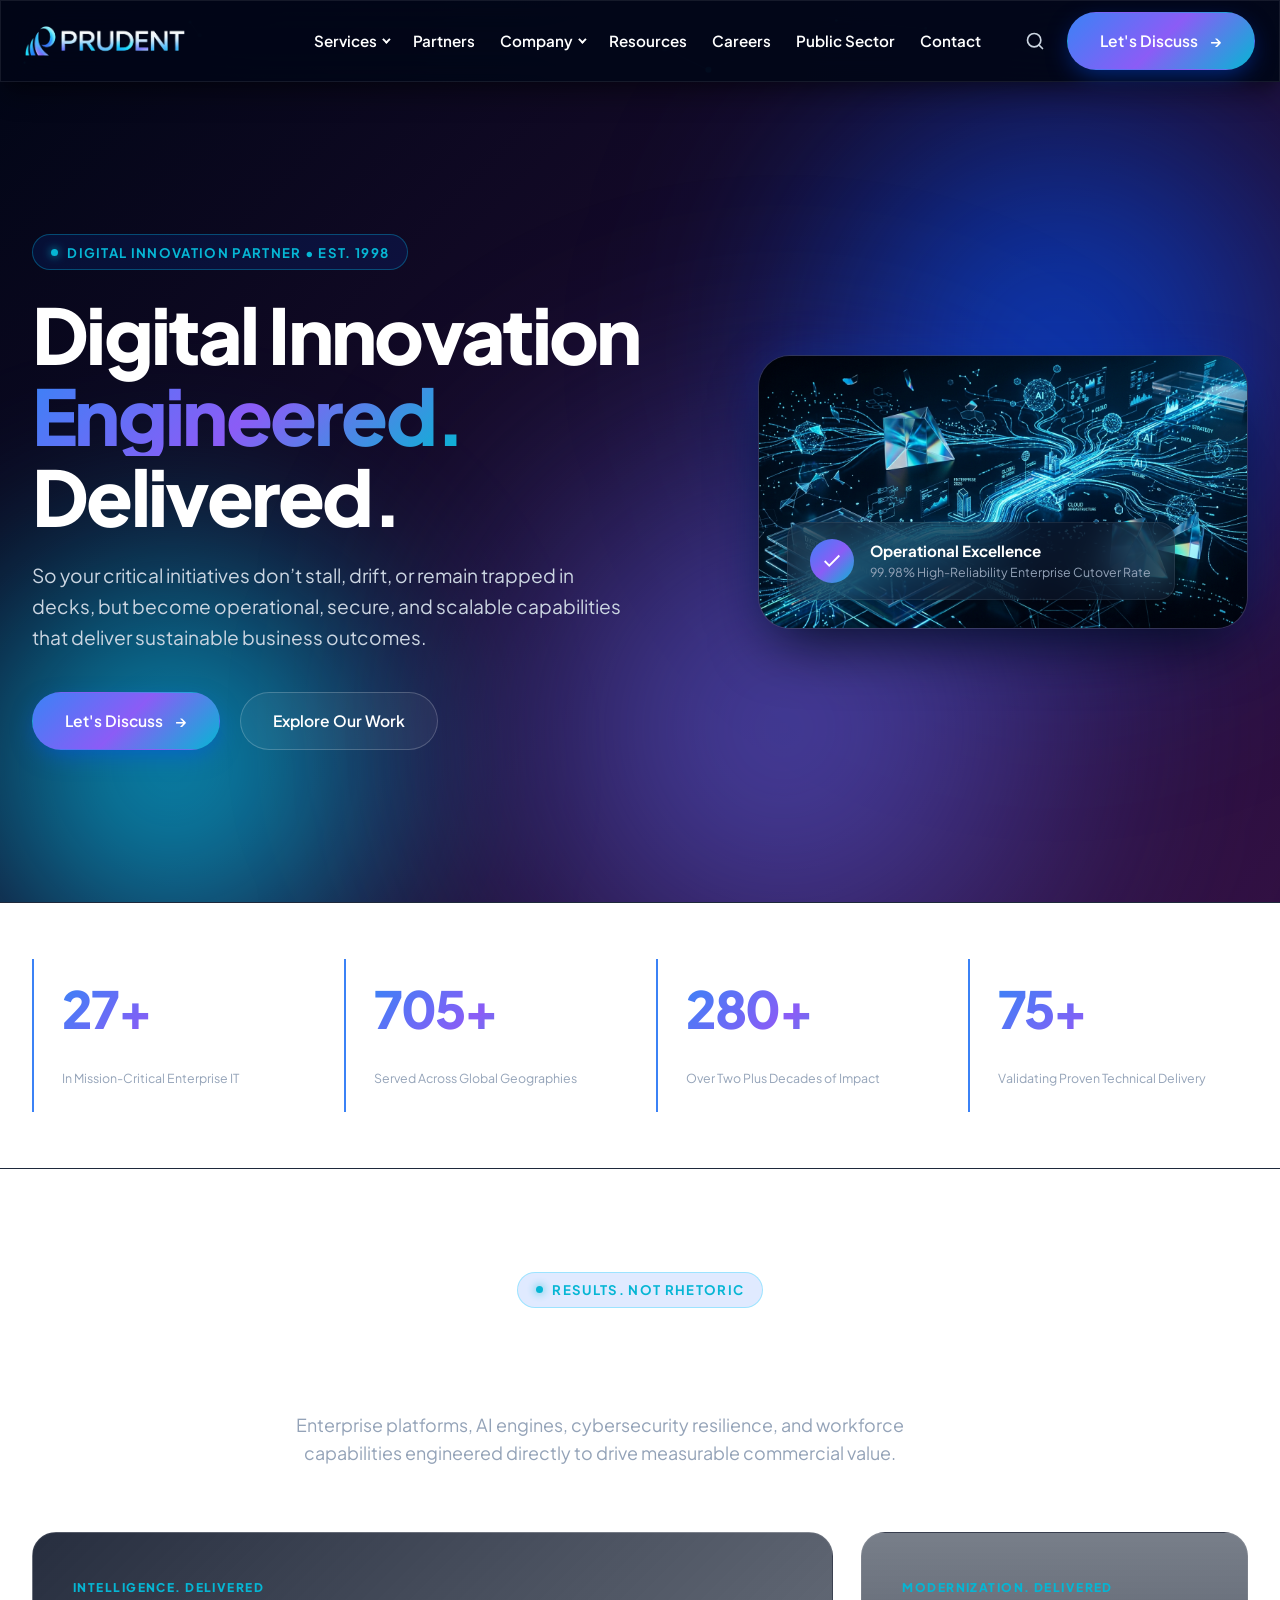
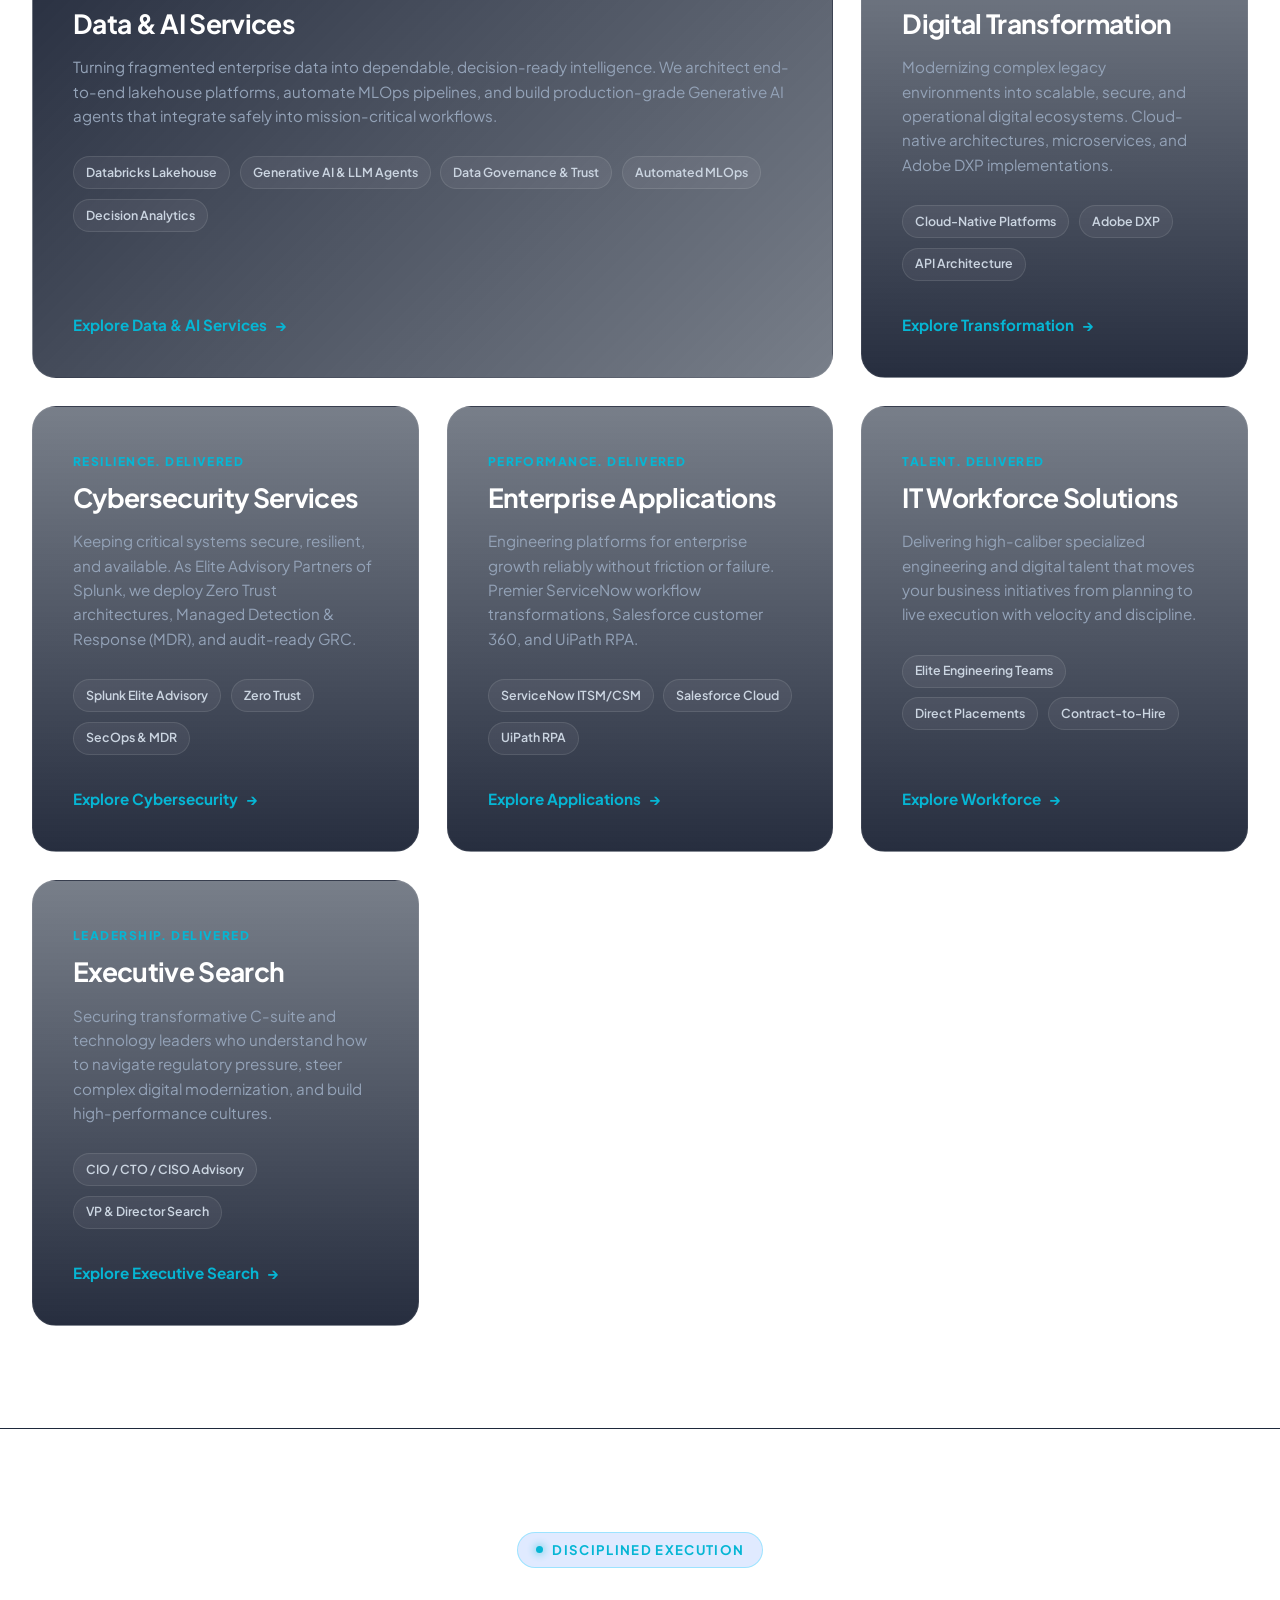
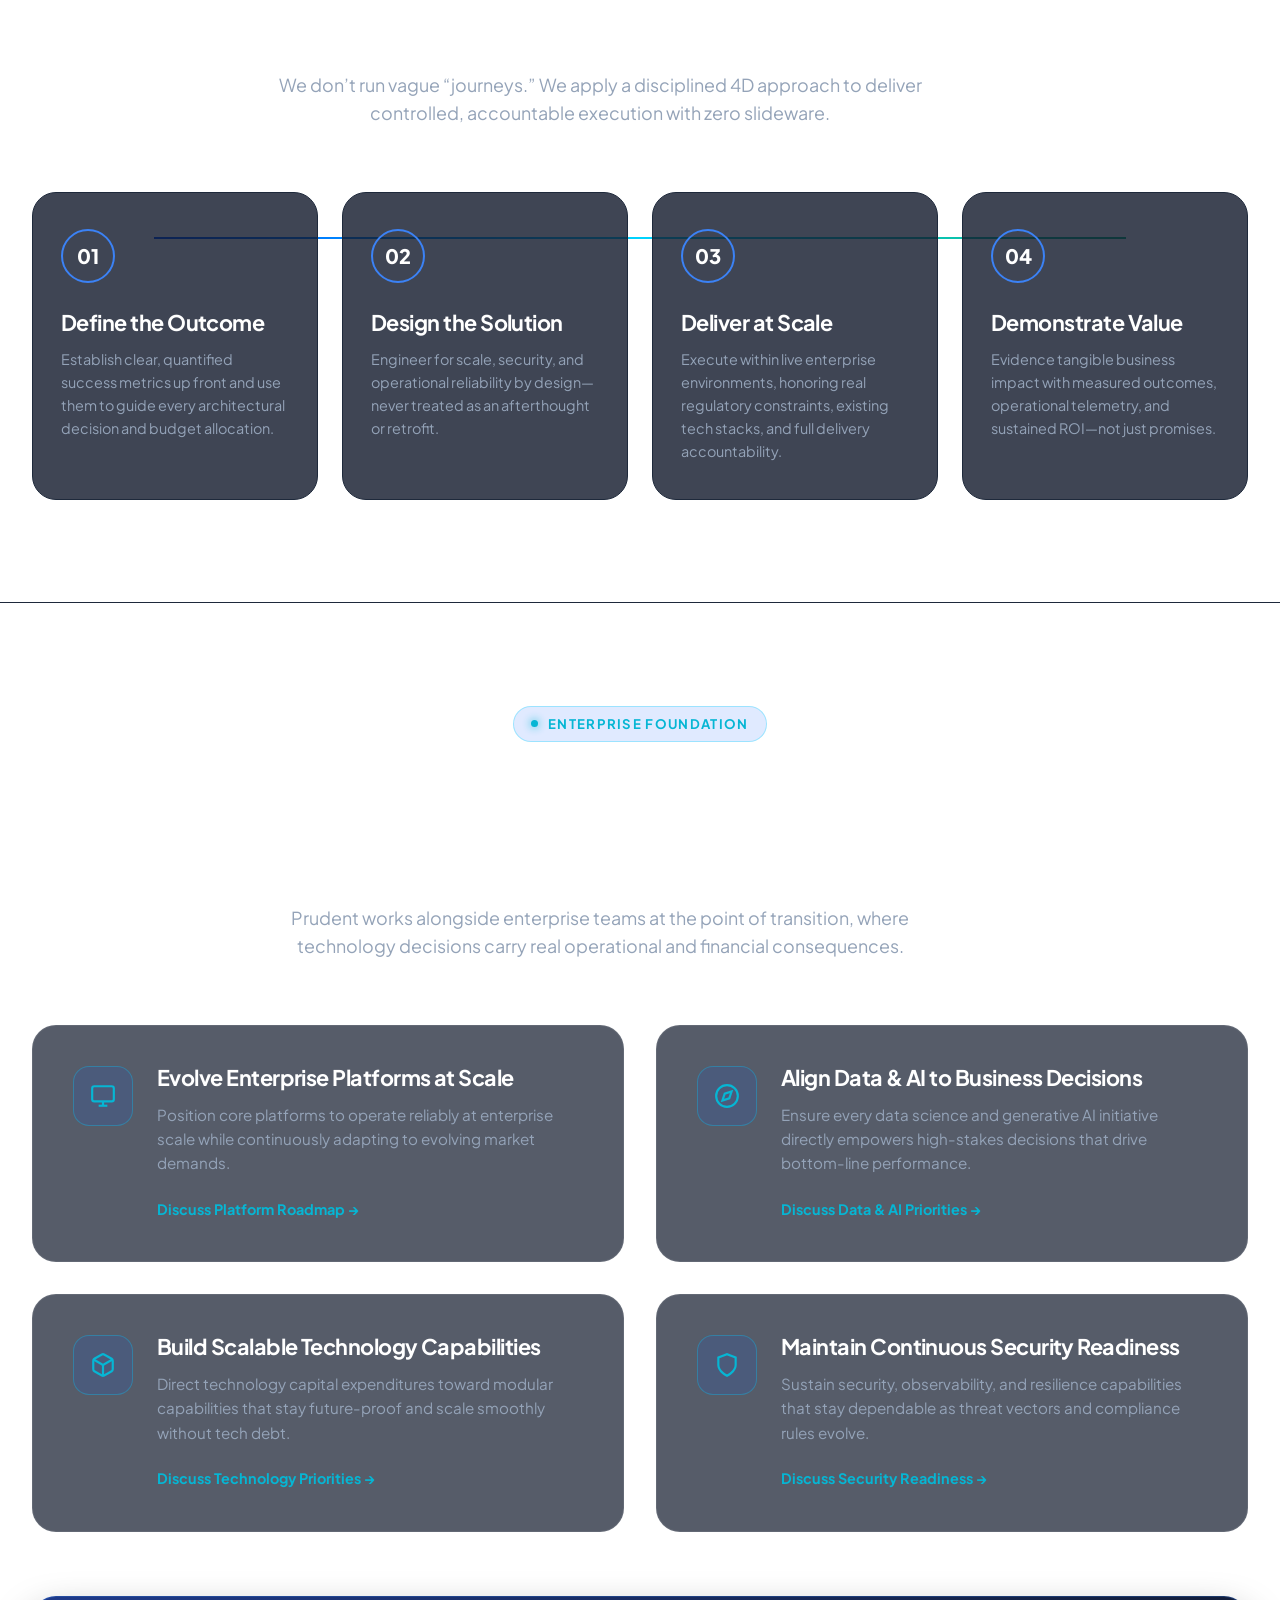
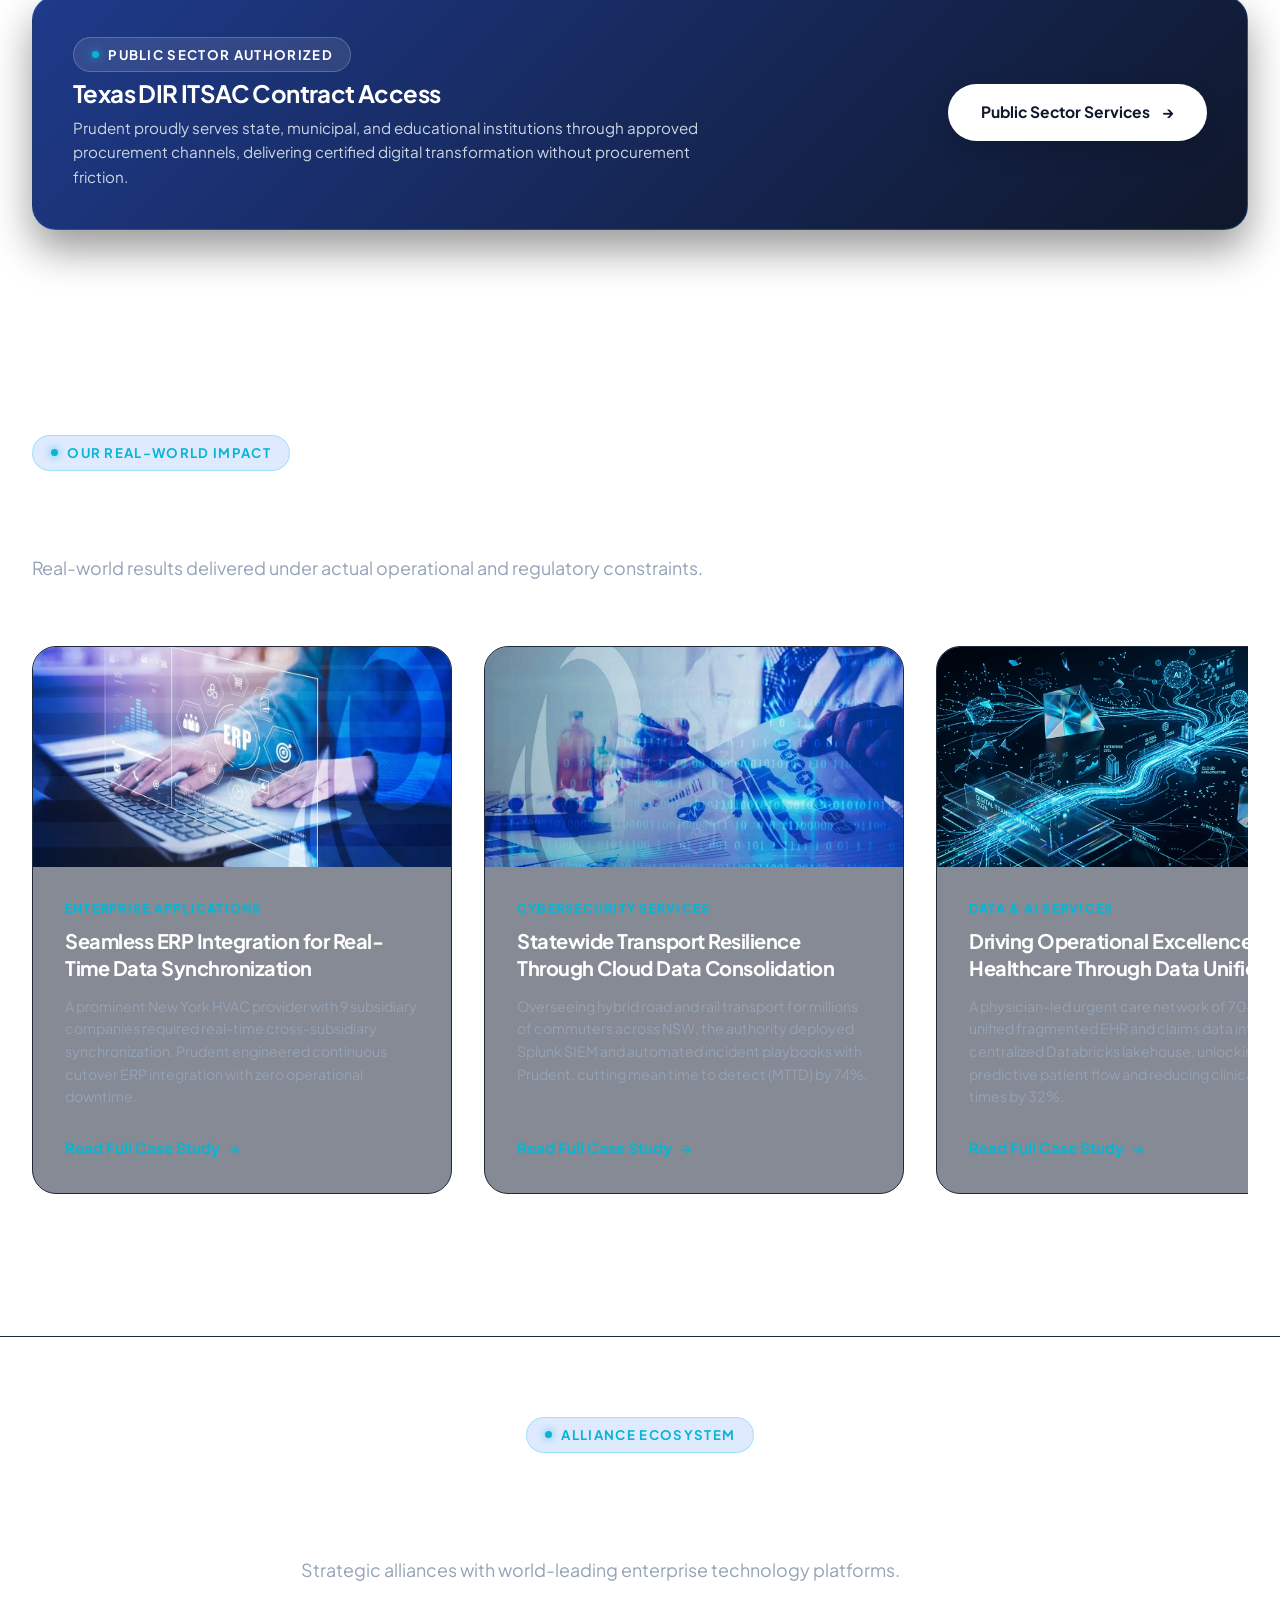
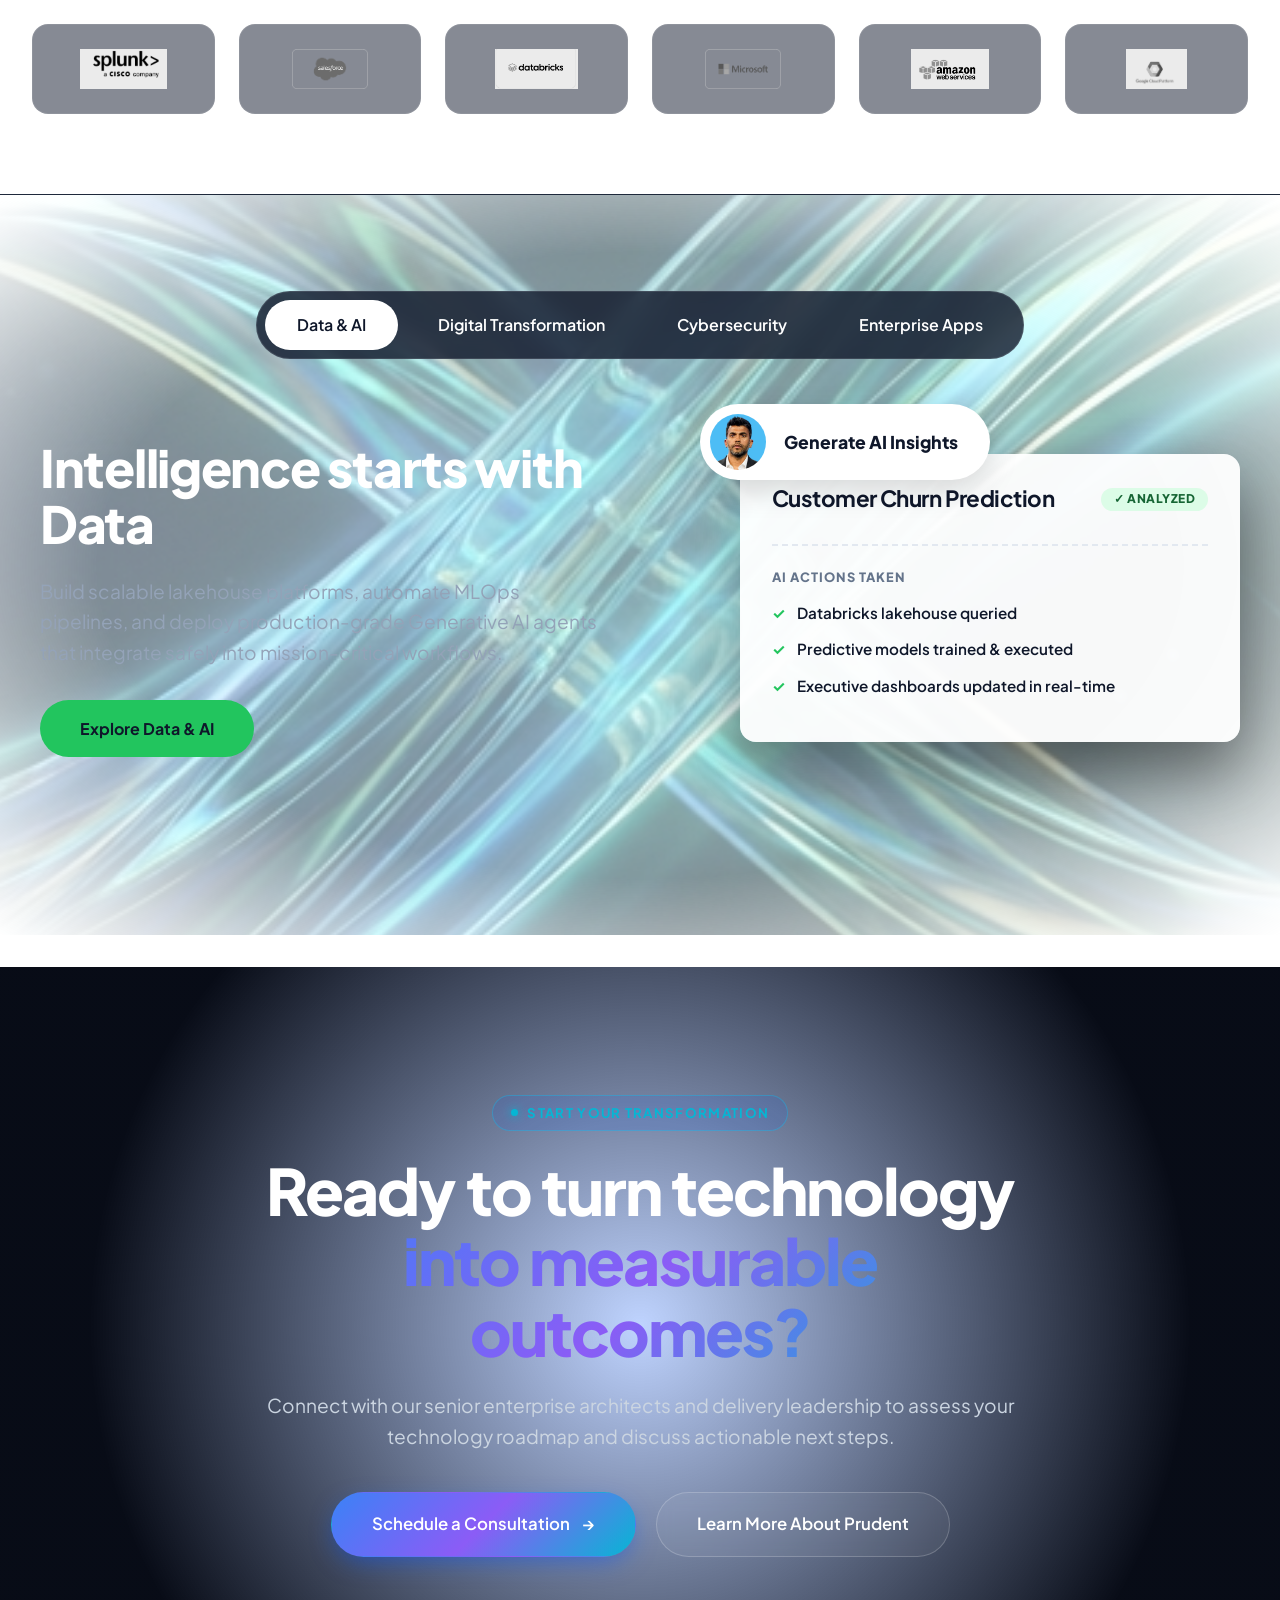
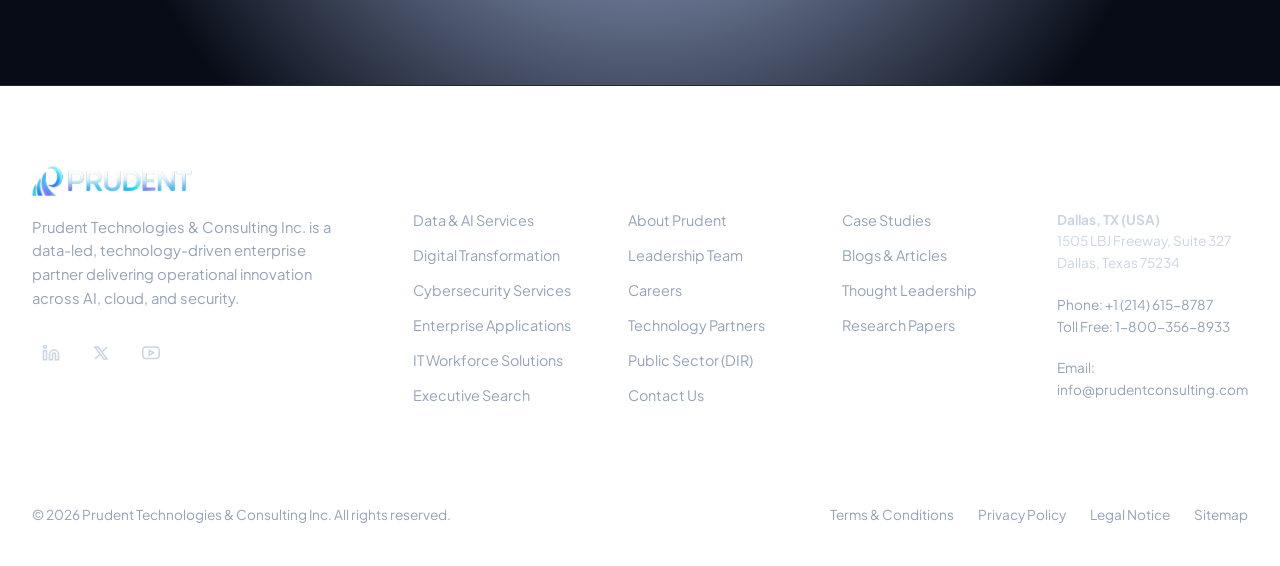
<file: index.html>
<!DOCTYPE html>
<html lang="en">
<head>
  <meta charset="UTF-8">
  <meta name="viewport" content="width=device-width, initial-scale=1.0">
  <title>Prudent Technologies &amp; Consulting | Digital Innovation Engineered &amp; Delivered</title>
  <link rel="icon" type="image/x-icon" href="assets/images/favicon.ico">
  <meta name="description" content="Scale Data, AI, Cloud, and Cybersecurity with Prudent, your global enterprise digital innovation partner delivering operational results for 27+ years.">
  
  <!-- Stylesheets (Zero JavaScript) -->
  <link rel="stylesheet" href="css/style.css">
  <link rel="stylesheet" href="css/animations.css">
  <link rel="stylesheet" href="css/responsive.css">

</head>
<body>

  <!-- Hidden Checkbox for Mobile Navigation Toggle -->
  <input type="checkbox" id="mobile-nav-toggle" class="mobile-nav-toggle" aria-label="Toggle navigation">

  <!-- =========================================================================
       HEADER NAVIGATION (STICKY + GLASSMORPHIC + MEGA MENUS)
       ========================================================================= -->
  <header class="header-wrapper">
    <div class="container header-container">
      
      <!-- Brand Logo -->
      <a href="index.html" class="brand-logo" aria-label="Prudent Home">
        <img src="assets/images/prudent-logo-white.svg" alt="Prudent Technologies &amp; Consulting" width="160" height="38">
      </a>

      <!-- Desktop Nav & Mobile Drawer Container -->
      <div class="nav-menu-wrapper">
        <nav class="nav-menu" aria-label="Primary Navigation">
          
          <!-- Services Mega Item -->
          <div class="nav-item">
            <a href="services.html" class="nav-link">
              Services <span class="caret"></span>
            </a>
            <div class="mega-menu mega-menu-services">
              <div>
                <div class="mega-col-title">Core Disciplines</div>
                <div class="mega-list">
                  <a href="data-ai.html" class="mega-item-link">
                    <div class="mega-item-name">Data &amp; AI Services &rarr;</div>
                    <div class="mega-item-desc">Decision intelligence, Databricks, and scalable GenAI.</div>
                  </a>
                  <a href="digital-transformation.html" class="mega-item-link">
                    <div class="mega-item-name">Digital Transformation &rarr;</div>
                    <div class="mega-item-desc">Cloud-native engineering and modern experience platforms.</div>
                  </a>
                  <a href="cybersecurity.html" class="mega-item-link">
                    <div class="mega-item-name">Cybersecurity &amp; Resilience &rarr;</div>
                    <div class="mega-item-desc">Zero Trust, MDR, and Elite Splunk Advisory.</div>
                  </a>
                </div>
              </div>

              <div>
                <div class="mega-col-title">Enterprise &amp; Talent</div>
                <div class="mega-list">
                  <a href="enterprise-applications.html" class="mega-item-link">
                    <div class="mega-item-name">Enterprise Applications &rarr;</div>
                    <div class="mega-item-desc">ServiceNow, Salesforce, and UiPath RPA automation.</div>
                  </a>
                  <a href="workforce-solutions.html" class="mega-item-link">
                    <div class="mega-item-name">IT Workforce Solutions &rarr;</div>
                    <div class="mega-item-desc">High-caliber specialized engineering teams.</div>
                  </a>
                  <a href="executive-search.html" class="mega-item-link">
                    <div class="mega-item-name">Executive Search &rarr;</div>
                    <div class="mega-item-desc">C-suite and senior digital technology leadership.</div>
                  </a>
                </div>
              </div>

              <div>
                <div class="mega-col-title">Industry Solutions</div>
                <div class="mega-list">
                  <a href="public-sector.html" class="mega-item-link">
                    <div class="mega-item-name">Public Sector &amp; DIR &rarr;</div>
                    <div class="mega-item-desc">Texas DIR ITSAC contract vehicle &amp; civic digital impact.</div>
                  </a>
                  <a href="case-studies.html" class="mega-item-link">
                    <div class="mega-item-name">Featured Case Studies &rarr;</div>
                    <div class="mega-item-desc">Real-world results delivered across global enterprises.</div>
                  </a>
                </div>
              </div>
            </div>
          </div>

          <!-- Partners Item -->
          <div class="nav-item">
            <a href="partners.html" class="nav-link">Partners</a>
          </div>

          <!-- Company Mega Item -->
          <div class="nav-item">
            <a href="about.html" class="nav-link">
              Company <span class="caret"></span>
            </a>
            <div class="mega-menu mega-menu-company">
              <div>
                <div class="mega-col-title">About Prudent</div>
                <div class="mega-list">
                  <a href="about.html" class="mega-item-link">
                    <div class="mega-item-name">Who We Are &rarr;</div>
                    <div class="mega-item-desc">27+ years delivering digital innovation measured by outcomes.</div>
                  </a>
                  <a href="about.html#leadership" class="mega-item-link">
                    <div class="mega-item-name">Executive Leadership &rarr;</div>
                    <div class="mega-item-desc">Meet the visionaries driving Prudent's global strategy.</div>
                  </a>
                </div>
              </div>
              <div>
                <div class="mega-col-title">Culture &amp; Reach</div>
                <div class="mega-list">
                  <a href="about.html#values" class="mega-item-link">
                    <div class="mega-item-name">Our Values &rarr;</div>
                    <div class="mega-item-desc">Innovation, Inspire, and Impact across every engagement.</div>
                  </a>
                  <a href="about.html#locations" class="mega-item-link">
                    <div class="mega-item-name">Global Presence &rarr;</div>
                    <div class="mega-item-desc">Offices in USA, India, Australia, and Singapore.</div>
                  </a>
                </div>
              </div>
            </div>
          </div>

          <!-- Resources Item -->
          <div class="nav-item">
            <a href="resources.html" class="nav-link">Resources</a>
          </div>

          <!-- Careers Item -->
          <div class="nav-item">
            <a href="careers.html" class="nav-link">Careers</a>
          </div>

          <!-- Public Sector -->
          <div class="nav-item">
            <a href="public-sector.html" class="nav-link">Public Sector</a>
          </div>

          <!-- Contact Link -->
          <div class="nav-item">
            <a href="contact.html" class="nav-link">Contact</a>
          </div>

        </nav>

        <!-- Right Side Nav Actions -->
        <div class="nav-actions">
          <a href="#search-modal" class="search-trigger-btn" aria-label="Open Search">
            <svg width="20" height="20" viewBox="0 0 24 24" fill="none" stroke="currentColor" stroke-width="2" stroke-linecap="round" stroke-linejoin="round">
              <circle cx="11" cy="11" r="8"></circle>
              <line x1="21" y1="21" x2="16.65" y2="16.65"></line>
            </svg>
          </a>
          <a href="contact.html" class="btn btn-primary">
            <span>Let's Discuss</span>
            <span class="arrow">&rarr;</span>
          </a>
        </div>
      </div>

      <!-- Mobile Controls (Search + Hamburger) -->
      <div class="mobile-controls">
        <a href="#search-modal" class="search-trigger-btn mobile-search-btn" aria-label="Open Search">
          <svg width="22" height="22" viewBox="0 0 24 24" fill="none" stroke="currentColor" stroke-width="2" stroke-linecap="round" stroke-linejoin="round">
            <circle cx="11" cy="11" r="8"></circle>
            <line x1="21" y1="21" x2="16.65" y2="16.65"></line>
          </svg>
        </a>
        <label for="mobile-nav-toggle" class="hamburger-label" aria-label="Open Mobile Menu">
          <span class="hamburger-bar"></span>
          <span class="hamburger-bar"></span>
          <span class="hamburger-bar"></span>
        </label>
      </div>

    </div>
  </header>

  <!-- =========================================================================
       SEARCH OVERLAY MODAL (PURE CSS :target)
       ========================================================================= -->
  <div id="search-modal" class="search-modal">
    <div class="search-modal-content">
      <a href="#" class="search-modal-close" aria-label="Close Search" title="Close Search">
        <svg viewBox="0 0 24 24" aria-hidden="true" focusable="false">
          <path d="M6 6L18 18M18 6L6 18"></path>
        </svg>
      </a>
      <div class="search-box-wrapper">
        <span class="search-icon-inside">
          <svg width="22" height="22" viewBox="0 0 24 24" fill="none" stroke="currentColor" stroke-width="2" stroke-linecap="round" stroke-linejoin="round">
            <circle cx="11" cy="11" r="8"></circle>
            <line x1="21" y1="21" x2="16.65" y2="16.65"></line>
          </svg>
        </span>
        <input type="text" class="search-input" placeholder="Search services, solutions, case studies, technologies..." autofocus>
      </div>

      <div class="search-tags-heading">Suggested Searches</div>
      <div class="search-pills">
        <a href="data-ai.html" class="search-pill">Generative AI &amp; LLMs</a>
        <a href="cybersecurity.html" class="search-pill">Zero Trust Architecture</a>
        <a href="partners.html" class="search-pill">Splunk Advisory</a>
        <a href="enterprise-applications.html" class="search-pill">ServiceNow Workflows</a>
        <a href="digital-transformation.html" class="search-pill">Cloud Modernization</a>
        <a href="partners.html" class="search-pill">Databricks Lakehouse</a>
        <a href="workforce-solutions.html" class="search-pill">Technology Staffing</a>
        <a href="public-sector.html" class="search-pill">Texas DIR Contract</a>
      </div>

      <div class="search-tags-heading">Direct Links</div>
      <div class="search-pills">
        <a href="about.html" class="search-pill">About Us</a>
        <a href="careers.html" class="search-pill">Open Roles</a>
        <a href="case-studies.html" class="search-pill">Client Case Studies</a>
        <a href="contact.html" class="search-pill">Contact Leadership</a>
      </div>
    </div>
  </div>

  <main>
    <!-- =======================================================================
         HERO SECTION (CINEMATIC ENTERPRISE ENTRANCE)
         ======================================================================= -->
    <section class="hero-section">
      <div class="hero-glow-1"></div>
      <div class="hero-glow-2"></div>
      <div class="hero-glow-3"></div>

      <div class="container hero-grid">
        <div class="hero-text-content">
          <div class="eyebrow-tag animate-fade-up delay-1">
            Digital Innovation Partner &bull; Est. 1998
          </div>

          <h1 class="display-title animate-fade-up delay-2 anim-fade-up">
            Digital Innovation <br>
            <span class="text-gradient">Engineered.</span> Delivered.
          </h1>

          <p class="hero-lead-text animate-fade-up delay-3">
            So your critical initiatives don’t stall, drift, or remain trapped in decks, but become operational, secure, and scalable capabilities that deliver sustainable business outcomes.
          </p>

          <div class="btn-group animate-fade-up delay-4">
            <a href="contact.html" class="btn btn-primary">
              <span>Let's Discuss</span>
              <span class="arrow">&rarr;</span>
            </a>
            <a href="case-studies.html" class="btn btn-secondary">
              <span>Explore Our Work</span>
            </a>
          </div>
        </div>

        <div class="hero-visual-frame animate-scale delay-5">
          <img src="assets/images/hero-ai-network.jpg" alt="Prudent Enterprise Digital Transformation Ecosystem" class="hero-visual-img animate-hero-bg">
          <div class="hero-badge-floating animate-float">
            <div class="hero-badge-icon">
              <svg width="22" height="22" viewBox="0 0 24 24" fill="none" stroke="currentColor" stroke-width="2">
                <polyline points="20 6 9 17 4 12"></polyline>
              </svg>
            </div>
            <div>
              <div class="hero-badge-title">Operational Excellence</div>
              <div class="hero-badge-sub">99.98% High-Reliability Enterprise Cutover Rate</div>
            </div>
          </div>
        </div>
      </div>
    </section>

    <!-- =======================================================================
         STATISTICS & CREDIBILITY SECTION
         ======================================================================= -->
    <section class="stats-section">
      <div class="container stats-grid">
        <div class="stat-card animate-fade-up delay-1">
          <div class="stat-number">27+</div>
          <div class="stat-label">Years of Experience</div>
          <div class="stat-sub">In Mission-Critical Enterprise IT</div>
        </div>

        <div class="stat-card animate-fade-up delay-2">
          <div class="stat-number">705+</div>
          <div class="stat-label">Satisfied Clients</div>
          <div class="stat-sub">Served Across Global Geographies</div>
        </div>

        <div class="stat-card animate-fade-up delay-3">
          <div class="stat-number">280+</div>
          <div class="stat-label">Industry Recognitions</div>
          <div class="stat-sub">Over Two Plus Decades of Impact</div>
        </div>

        <div class="stat-card animate-fade-up delay-4">
          <div class="stat-number">75+</div>
          <div class="stat-label">Awards &amp; Certifications</div>
          <div class="stat-sub">Validating Proven Technical Delivery</div>
        </div>
      </div>
    </section>

    <!-- =======================================================================
         SERVICES BENTO SECTION ("RESULTS. NOT RHETORIC")
         ======================================================================= -->
    <section class="section-padding services-section">
      <div class="container">
        <div class="section-header-centered">
          <div class="eyebrow-tag anim-fade-up">Results. Not Rhetoric</div>
          <h2 class="section-title anim-fade-up">What We Deliver</h2>
          <p class="section-subtitle anim-fade-up anim-delay-1">
            Enterprise platforms, AI engines, cybersecurity resilience, and workforce capabilities engineered directly to drive measurable commercial value.
          </p>
        </div>

        <div class="services-bento-grid">
          
          <!-- Card 1: Data & AI (Featured Large) -->
          <article class="service-card service-card-featured scroll-reveal delay-1">
            <div>
              <div class="service-tag">Intelligence. Delivered</div>
              <h3 class="service-title">Data &amp; AI Services</h3>
              <p class="service-desc">
                Turning fragmented enterprise data into dependable, decision-ready intelligence. We architect end-to-end lakehouse platforms, automate MLOps pipelines, and build production-grade Generative AI agents that integrate safely into mission-critical workflows.
              </p>
              <div class="service-feature-list">
                <span class="service-pill">Databricks Lakehouse</span>
                <span class="service-pill">Generative AI &amp; LLM Agents</span>
                <span class="service-pill">Data Governance &amp; Trust</span>
                <span class="service-pill">Automated MLOps</span>
                <span class="service-pill">Decision Analytics</span>
              </div>
            </div>
            <a href="data-ai.html" class="service-link">
              <span>Explore Data &amp; AI Services</span>
              <span>&rarr;</span>
            </a>
          </article>

          <!-- Card 2: Digital Transformation -->
          <article class="service-card scroll-reveal delay-2">
            <div>
              <div class="service-tag">Modernization. Delivered</div>
              <h3 class="service-title">Digital Transformation</h3>
              <p class="service-desc">
                Modernizing complex legacy environments into scalable, secure, and operational digital ecosystems. Cloud-native architectures, microservices, and Adobe DXP implementations.
              </p>
              <div class="service-feature-list">
                <span class="service-pill">Cloud-Native Platforms</span>
                <span class="service-pill">Adobe DXP</span>
                <span class="service-pill">API Architecture</span>
              </div>
            </div>
            <a href="digital-transformation.html" class="service-link">
              <span>Explore Transformation</span>
              <span>&rarr;</span>
            </a>
          </article>

          <!-- Card 3: Cybersecurity Services -->
          <article class="service-card scroll-reveal delay-3">
            <div>
              <div class="service-tag">Resilience. Delivered</div>
              <h3 class="service-title">Cybersecurity Services</h3>
              <p class="service-desc">
                Keeping critical systems secure, resilient, and available. As Elite Advisory Partners of Splunk, we deploy Zero Trust architectures, Managed Detection &amp; Response (MDR), and audit-ready GRC.
              </p>
              <div class="service-feature-list">
                <span class="service-pill">Splunk Elite Advisory</span>
                <span class="service-pill">Zero Trust</span>
                <span class="service-pill">SecOps &amp; MDR</span>
              </div>
            </div>
            <a href="cybersecurity.html" class="service-link">
              <span>Explore Cybersecurity</span>
              <span>&rarr;</span>
            </a>
          </article>

          <!-- Card 4: Enterprise Applications -->
          <article class="service-card scroll-reveal delay-4">
            <div>
              <div class="service-tag">Performance. Delivered</div>
              <h3 class="service-title">Enterprise Applications</h3>
              <p class="service-desc">
                Engineering platforms for enterprise growth reliably without friction or failure. Premier ServiceNow workflow transformations, Salesforce customer 360, and UiPath RPA.
              </p>
              <div class="service-feature-list">
                <span class="service-pill">ServiceNow ITSM/CSM</span>
                <span class="service-pill">Salesforce Cloud</span>
                <span class="service-pill">UiPath RPA</span>
              </div>
            </div>
            <a href="enterprise-applications.html" class="service-link">
              <span>Explore Applications</span>
              <span>&rarr;</span>
            </a>
          </article>

          <!-- Card 5: IT Workforce Solutions -->
          <article class="service-card scroll-reveal delay-5">
            <div>
              <div class="service-tag">Talent. Delivered</div>
              <h3 class="service-title">IT Workforce Solutions</h3>
              <p class="service-desc">
                Delivering high-caliber specialized engineering and digital talent that moves your business initiatives from planning to live execution with velocity and discipline.
              </p>
              <div class="service-feature-list">
                <span class="service-pill">Elite Engineering Teams</span>
                <span class="service-pill">Direct Placements</span>
                <span class="service-pill">Contract-to-Hire</span>
              </div>
            </div>
            <a href="workforce-solutions.html" class="service-link">
              <span>Explore Workforce</span>
              <span>&rarr;</span>
            </a>
          </article>

          <!-- Card 6: Executive Search -->
          <article class="service-card scroll-reveal delay-6">
            <div>
              <div class="service-tag">Leadership. Delivered</div>
              <h3 class="service-title">Executive Search</h3>
              <p class="service-desc">
                Securing transformative C-suite and technology leaders who understand how to navigate regulatory pressure, steer complex digital modernization, and build high-performance cultures.
              </p>
              <div class="service-feature-list">
                <span class="service-pill">CIO / CTO / CISO Advisory</span>
                <span class="service-pill">VP &amp; Director Search</span>
              </div>
            </div>
            <a href="executive-search.html" class="service-link">
              <span>Explore Executive Search</span>
              <span>&rarr;</span>
            </a>
          </article>

        </div>
      </div>
    </section>

    <!-- =======================================================================
         4D METHODOLOGY ("HOW WE WORK")
         ======================================================================= -->
    <section class="section-padding methodology-section">
      <div class="container">
        <div class="section-header-centered">
          <div class="eyebrow-tag anim-fade-up">Disciplined Execution</div>
          <h2 class="section-title anim-fade-up">How We Work</h2>
          <p class="section-subtitle anim-fade-up anim-delay-1">
            We don’t run vague “journeys.” We apply a disciplined 4D approach to deliver controlled, accountable execution with zero slideware.
          </p>
        </div>

        <div class="methodology-container">
          <div class="methodology-line"></div>

          <div class="method-card scroll-reveal delay-1">
            <div class="method-step-num">01</div>
            <h3 class="method-title">Define the Outcome</h3>
            <p class="method-desc">
              Establish clear, quantified success metrics up front and use them to guide every architectural decision and budget allocation.
            </p>
          </div>

          <div class="method-card scroll-reveal delay-2">
            <div class="method-step-num">02</div>
            <h3 class="method-title">Design the Solution</h3>
            <p class="method-desc">
              Engineer for scale, security, and operational reliability by design—never treated as an afterthought or retrofit.
            </p>
          </div>

          <div class="method-card scroll-reveal delay-3">
            <div class="method-step-num">03</div>
            <h3 class="method-title">Deliver at Scale</h3>
            <p class="method-desc">
              Execute within live enterprise environments, honoring real regulatory constraints, existing tech stacks, and full delivery accountability.
            </p>
          </div>

          <div class="method-card scroll-reveal delay-4">
            <div class="method-step-num">04</div>
            <h3 class="method-title">Demonstrate Value</h3>
            <p class="method-desc">
              Evidence tangible business impact with measured outcomes, operational telemetry, and sustained ROI—not just promises.
            </p>
          </div>
        </div>
      </div>
    </section>

    <!-- =======================================================================
         WHO WE ARE / STRATEGIC CAPABILITIES
         ======================================================================= -->
    <section class="section-padding pillars-section">
      <div class="container">
        <div class="section-header-centered">
          <div class="eyebrow-tag anim-fade-up">Enterprise Foundation</div>
          <h2 class="section-title anim-fade-up">Technology That Moves Business Forward</h2>
          <p class="section-subtitle anim-fade-up anim-delay-1">
            Prudent works alongside enterprise teams at the point of transition, where technology decisions carry real operational and financial consequences.
          </p>
        </div>

        <div class="pillars-grid">
          <div class="pillar-card scroll-reveal delay-1">
            <div class="pillar-icon-box anim-float">
              <svg width="26" height="26" viewBox="0 0 24 24" fill="none" stroke="currentColor" stroke-width="2">
                <rect x="2" y="3" width="20" height="14" rx="2" ry="2"></rect>
                <line x1="8" y1="21" x2="16" y2="21"></line>
                <line x1="12" y1="17" x2="12" y2="21"></line>
              </svg>
            </div>
            <div class="pillar-content">
              <h3>Evolve Enterprise Platforms at Scale</h3>
              <p>Position core platforms to operate reliably at enterprise scale while continuously adapting to evolving market demands.</p>
              <a href="enterprise-applications.html" class="pillar-link">Discuss Platform Roadmap &rarr;</a>
            </div>
          </div>

          <div class="pillar-card scroll-reveal delay-2">
            <div class="pillar-icon-box anim-float">
              <svg width="26" height="26" viewBox="0 0 24 24" fill="none" stroke="currentColor" stroke-width="2">
                <circle cx="12" cy="12" r="10"></circle>
                <polygon points="16.24 7.76 14.12 14.12 7.76 16.24 9.88 9.88 16.24 7.76"></polygon>
              </svg>
            </div>
            <div class="pillar-content">
              <h3>Align Data &amp; AI to Business Decisions</h3>
              <p>Ensure every data science and generative AI initiative directly empowers high-stakes decisions that drive bottom-line performance.</p>
              <a href="data-ai.html" class="pillar-link">Discuss Data &amp; AI Priorities &rarr;</a>
            </div>
          </div>

          <div class="pillar-card scroll-reveal delay-3">
            <div class="pillar-icon-box anim-float">
              <svg width="26" height="26" viewBox="0 0 24 24" fill="none" stroke="currentColor" stroke-width="2">
                <path d="M21 16V8a2 2 0 0 0-1-1.73l-7-4a2 2 0 0 0-2 0l-7 4A2 2 0 0 0 3 8v8a2 2 0 0 0 1 1.73l7 4a2 2 0 0 0 2 0l7-4A2 2 0 0 0 21 16z"></path>
                <polyline points="3.27 6.96 12 12.01 20.73 6.96"></polyline>
                <line x1="12" y1="22.08" x2="12" y2="12"></line>
              </svg>
            </div>
            <div class="pillar-content">
              <h3>Build Scalable Technology Capabilities</h3>
              <p>Direct technology capital expenditures toward modular capabilities that stay future-proof and scale smoothly without tech debt.</p>
              <a href="digital-transformation.html" class="pillar-link">Discuss Technology Priorities &rarr;</a>
            </div>
          </div>

          <div class="pillar-card scroll-reveal delay-4">
            <div class="pillar-icon-box anim-float">
              <svg width="26" height="26" viewBox="0 0 24 24" fill="none" stroke="currentColor" stroke-width="2">
                <path d="M12 22s8-4 8-10V5l-8-3-8 3v7c0 6 8 10 8 10z"></path>
              </svg>
            </div>
            <div class="pillar-content">
              <h3>Maintain Continuous Security Readiness</h3>
              <p>Sustain security, observability, and resilience capabilities that stay dependable as threat vectors and compliance rules evolve.</p>
              <a href="cybersecurity.html" class="pillar-link">Discuss Security Readiness &rarr;</a>
            </div>
          </div>
        </div>

        <!-- Texas DIR ITSAC Contract Access Box -->
        <div class="public-sector-banner">
          <div class="dir-content">
            <div class="eyebrow-tag anim-fade-up" style="margin-bottom: 0.5rem; background: rgba(255, 255, 255, 0.1); border-color: rgba(255, 255, 255, 0.2); color: #FFFFFF;">
              Public Sector Authorized
            </div>
            <h3>Texas DIR ITSAC Contract Access</h3>
            <p>
              Prudent proudly serves state, municipal, and educational institutions through approved procurement channels, delivering certified digital transformation without procurement friction.
            </p>
          </div>
          <div>
            <a href="public-sector.html" class="btn btn-white">
              <span>Public Sector Services</span>
              <span>&rarr;</span>
            </a>
          </div>
        </div>

      </div>
    </section>

    <!-- =======================================================================
         CASE STUDIES (PURE CSS HORIZONTAL SCROLL-SNAP CAROUSEL)
         ======================================================================= -->
    <section class="section-padding case-studies-section">
      <div class="container">
        <div style="display: flex; justify-content: space-between; align-items: flex-end; margin-bottom: 3rem; flex-wrap: wrap; gap: 1.5rem;">
          <div>
            <div class="eyebrow-tag anim-fade-up">Our Real-World Impact</div>
            <h2 class="section-title anim-fade-up" style="margin-bottom: 0;">Featured Case Studies</h2>
            <p class="section-subtitle anim-fade-up anim-delay-1">Real-world results delivered under actual operational and regulatory constraints.</p>
          </div>
          <a href="case-studies.html" class="btn btn-secondary">
            <span>View All Case Studies</span>
            <span>&rarr;</span>
          </a>
        </div>

        <!-- Horizontal Scroll-Snap Carousel Container -->
        <div class="case-studies-carousel" tabindex="0" role="region" aria-label="Featured Case Studies Carousel">
          <div class="marquee-track" style="gap: 2rem; animation-duration: 40s;">
            <!-- Case Study 1 -->
            <article class="case-card">
              <div class="case-card-img-wrap">
                <img src="assets/images/cases/case-enterprise.png" alt="ERP Integration" class="case-card-img">
              </div>
              <div class="case-card-body">
                <span class="case-category">Enterprise Applications</span>
                <h3 class="case-title">Seamless ERP Integration for Real-Time Data Synchronization</h3>
                <p class="case-desc">
                  A prominent New York HVAC provider with 9 subsidiary companies required real-time cross-subsidiary synchronization. Prudent engineered continuous cutover ERP integration with zero operational downtime.
                </p>
                <a href="case-studies.html#erp" class="service-link">
                  <span>Read Full Case Study</span>
                  <span>&rarr;</span>
                </a>
              </div>
            </article>

            <!-- Case Study 2 -->
            <article class="case-card">
              <div class="case-card-img-wrap">
                <img src="assets/images/cases/case-cybersecurity.png" alt="Cybersecurity Transport Resilience" class="case-card-img">
              </div>
              <div class="case-card-body">
                <span class="case-category">Cybersecurity Services</span>
                <h3 class="case-title">Statewide Transport Resilience Through Cloud Data Consolidation</h3>
                <p class="case-desc">
                  Overseeing hybrid road and rail transport for millions of commuters across NSW, the authority deployed Splunk SIEM and automated incident playbooks with Prudent, cutting mean time to detect (MTTD) by 74%.
                </p>
                <a href="case-studies.html#transport" class="service-link">
                  <span>Read Full Case Study</span>
                  <span>&rarr;</span>
                </a>
              </div>
            </article>

            <!-- Case Study 3 -->
            <article class="case-card">
              <div class="case-card-img-wrap">
                <img src="assets/images/hero-ai-network.jpg" alt="Healthcare Data Analytics" class="case-card-img">
              </div>
              <div class="case-card-body">
                <span class="case-category">Data &amp; AI Services</span>
                <h3 class="case-title">Driving Operational Excellence in Healthcare Through Data Unification</h3>
                <p class="case-desc">
                  A physician-led urgent care network of 70+ clinics unified fragmented EHR and claims data into a centralized Databricks lakehouse, unlocking predictive patient flow and reducing clinical wait times by 32%.
                </p>
                <a href="case-studies.html#healthcare" class="service-link">
                  <span>Read Full Case Study</span>
                  <span>&rarr;</span>
                </a>
              </div>
            </article>

            <!-- Case Study 4 -->
            <article class="case-card">
              <div class="case-card-img-wrap">
                <img src="assets/images/cases/case-workforce.png" alt="Workforce Surge" class="case-card-img">
              </div>
              <div class="case-card-body">
                <span class="case-category">IT Workforce Solutions</span>
                <h3 class="case-title">Meeting Rapid Scale Demand with Precision Hiring for Global Marketing SaaS</h3>
                <p class="case-desc">
                  When a global SaaS player experienced exponential demand, Prudent mobilized 45+ senior full-stack cloud and AI engineers in under 6 weeks, sustaining feature rollout cadence without compromise.
                </p>
                <a href="case-studies.html#workforce" class="service-link">
                  <span>Read Full Case Study</span>
                  <span>&rarr;</span>
                </a>
              </div>
            </article>

            <!-- DUPLICATED SET FOR INFINITE SCROLL -->
            <!-- Case Study 1 -->
            <article class="case-card" aria-hidden="true">
              <div class="case-card-img-wrap">
                <img src="assets/images/cases/case-enterprise.png" alt="ERP Integration" class="case-card-img">
              </div>
              <div class="case-card-body">
                <span class="case-category">Enterprise Applications</span>
                <h3 class="case-title">Seamless ERP Integration for Real-Time Data Synchronization</h3>
                <p class="case-desc">
                  A prominent New York HVAC provider with 9 subsidiary companies required real-time cross-subsidiary synchronization. Prudent engineered continuous cutover ERP integration with zero operational downtime.
                </p>
                <a href="case-studies.html#erp" class="service-link" tabindex="-1">
                  <span>Read Full Case Study</span>
                  <span>&rarr;</span>
                </a>
              </div>
            </article>

            <!-- Case Study 2 -->
            <article class="case-card" aria-hidden="true">
              <div class="case-card-img-wrap">
                <img src="assets/images/cases/case-cybersecurity.png" alt="Cybersecurity Transport Resilience" class="case-card-img">
              </div>
              <div class="case-card-body">
                <span class="case-category">Cybersecurity Services</span>
                <h3 class="case-title">Statewide Transport Resilience Through Cloud Data Consolidation</h3>
                <p class="case-desc">
                  Overseeing hybrid road and rail transport for millions of commuters across NSW, the authority deployed Splunk SIEM and automated incident playbooks with Prudent, cutting mean time to detect (MTTD) by 74%.
                </p>
                <a href="case-studies.html#transport" class="service-link" tabindex="-1">
                  <span>Read Full Case Study</span>
                  <span>&rarr;</span>
                </a>
              </div>
            </article>

            <!-- Case Study 3 -->
            <article class="case-card" aria-hidden="true">
              <div class="case-card-img-wrap">
                <img src="assets/images/hero-ai-network.jpg" alt="Healthcare Data Analytics" class="case-card-img">
              </div>
              <div class="case-card-body">
                <span class="case-category">Data &amp; AI Services</span>
                <h3 class="case-title">Driving Operational Excellence in Healthcare Through Data Unification</h3>
                <p class="case-desc">
                  A physician-led urgent care network of 70+ clinics unified fragmented EHR and claims data into a centralized Databricks lakehouse, unlocking predictive patient flow and reducing clinical wait times by 32%.
                </p>
                <a href="case-studies.html#healthcare" class="service-link" tabindex="-1">
                  <span>Read Full Case Study</span>
                  <span>&rarr;</span>
                </a>
              </div>
            </article>

            <!-- Case Study 4 -->
            <article class="case-card" aria-hidden="true">
              <div class="case-card-img-wrap">
                <img src="assets/images/cases/case-workforce.png" alt="Workforce Surge" class="case-card-img">
              </div>
              <div class="case-card-body">
                <span class="case-category">IT Workforce Solutions</span>
                <h3 class="case-title">Meeting Rapid Scale Demand with Precision Hiring for Global Marketing SaaS</h3>
                <p class="case-desc">
                  When a global SaaS player experienced exponential demand, Prudent mobilized 45+ senior full-stack cloud and AI engineers in under 6 weeks, sustaining feature rollout cadence without compromise.
                </p>
                <a href="case-studies.html#workforce" class="service-link" tabindex="-1">
                  <span>Read Full Case Study</span>
                  <span>&rarr;</span>
                </a>
              </div>
            </article>
          </div>

        </div>
      </div>
    </section>

    <!-- =======================================================================
         PARTNER ECOSYSTEM WALL
         ======================================================================= -->
    <section class="partners-section">
      <div class="container">
        <div class="section-header-centered" style="margin-bottom: 2.5rem;">
          <div class="eyebrow-tag anim-fade-up">Alliance Ecosystem</div>
          <h2 class="section-title anim-fade-up">Trusted by Global Enterprises</h2>
          <p class="section-subtitle anim-fade-up anim-delay-1">
            Strategic alliances with world-leading enterprise technology platforms.
          </p>
        </div>

        <div class="partners-grid">
          <div class="partner-card">
            <img src="assets/images/partners/partner-splunk.png" alt="Splunk a Cisco Company">
          </div>
          <div class="partner-card">
            <img src="assets/images/partners/partner-salesforce.png" alt="Salesforce">
          </div>
          <div class="partner-card">
            <img src="assets/images/partners/partner-databricks.png" alt="Databricks">
          </div>
          <div class="partner-card">
            <img src="assets/images/partners/partner-microsoft.png" alt="Microsoft Azure">
          </div>
          <div class="partner-card">
            <img src="assets/images/partners/partner-aws.png" alt="Amazon Web Services">
          </div>
          <div class="partner-card">
            <img src="assets/images/partners/partner-googlecloud.png" alt="Google Cloud">
          </div>
        </div>
      </div>
    </section>

    <!-- =======================================================================
         INTERACTIVE SERVICES ECOSYSTEM (PURE CSS RADIO TABS)
         ======================================================================= -->
    <style>
      .sn-interactive-section {
        padding: 6rem 2rem;
        position: relative;
        background: transparent;
        overflow: hidden;
        margin-bottom: 2rem;
      }
      /* Hide the radio buttons */
      .sn-tab-radio {
        display: none;
      }
      
      /* The Pill Nav */
      .sn-pill-nav {
        display: flex;
        justify-content: center;
        gap: 0.5rem;
        background: rgba(15, 23, 42, 0.8);
        padding: 0.5rem;
        border-radius: 40px;
        width: fit-content;
        margin: 0 auto 5rem;
        backdrop-filter: blur(10px);
        border: 1px solid rgba(255,255,255,0.1);
        z-index: 10;
        position: relative;
      }
      .sn-pill-label {
        color: #fff;
        text-decoration: none;
        padding: 0.75rem 2rem;
        border-radius: 30px;
        font-weight: 600;
        transition: all 0.3s;
        cursor: pointer;
      }
      .sn-pill-label:hover {
        background: rgba(255, 255, 255, 0.1);
      }
      
      /* Active Tab Styling using :checked */
      #tab-data:checked ~ .sn-pill-nav .label-data,
      #tab-trans:checked ~ .sn-pill-nav .label-trans,
      #tab-cyber:checked ~ .sn-pill-nav .label-cyber,
      #tab-apps:checked ~ .sn-pill-nav .label-apps {
        background: #fff;
        color: #0F172A;
      }

      /* Background Infinity Image shifting */
      .sn-interactive-bg-wrapper {
        position: absolute;
        top: -50%; left: -50%; width: 200%; height: 200%;
        z-index: 0;
        display: flex;
        align-items: center;
        justify-content: center;
        opacity: 0.5;
        pointer-events: none;
        /* The mask stays fixed on the wrapper so the image can slide behind it */
        mask-image: radial-gradient(ellipse at center, black 30%, transparent 50%);
        -webkit-mask-image: radial-gradient(ellipse at center, black 30%, transparent 50%);
      }
      .sn-interactive-bg {
        width: 150%;
        height: 150%;
        object-fit: cover;
        transition: transform 1.5s cubic-bezier(0.25, 1, 0.5, 1), filter 1.5s ease;
      }
      
      /* Background shifts based on checked radio */
      #tab-data:checked ~ .sn-interactive-bg-wrapper .sn-interactive-bg { transform: translateX(0) translateY(0) scale(1) rotate(0deg); filter: hue-rotate(0deg); }
      #tab-trans:checked ~ .sn-interactive-bg-wrapper .sn-interactive-bg { transform: translateX(-20%) translateY(5%) scale(1.15) rotate(15deg); filter: hue-rotate(45deg); }
      #tab-cyber:checked ~ .sn-interactive-bg-wrapper .sn-interactive-bg { transform: translateX(20%) translateY(-5%) scale(1.2) rotate(-15deg); filter: hue-rotate(120deg); }
      #tab-apps:checked ~ .sn-interactive-bg-wrapper .sn-interactive-bg { transform: translateY(20%) scale(1.1) rotate(25deg); filter: hue-rotate(-45deg); }

      /* Tab Content Panels */
      .sn-tab-panels {
        position: relative;
        z-index: 10;
        max-width: 1200px;
        margin: 0 auto;
        min-height: 400px;
      }
      .sn-tab-content {
        position: absolute;
        top: 0; left: 0; width: 100%;
        display: grid;
        grid-template-columns: 1fr 1fr;
        gap: 4rem;
        align-items: center;
        opacity: 0;
        visibility: hidden;
        transform: translateY(30px);
        transition: opacity 0.6s cubic-bezier(0.16, 1, 0.3, 1), transform 0.6s cubic-bezier(0.16, 1, 0.3, 1), visibility 0.6s;
      }
      
      /* Active Panel Logic */
      #tab-data:checked ~ .sn-tab-panels #panel-data,
      #tab-trans:checked ~ .sn-tab-panels #panel-trans,
      #tab-cyber:checked ~ .sn-tab-panels #panel-cyber,
      #tab-apps:checked ~ .sn-tab-panels #panel-apps {
        opacity: 1;
        visibility: visible;
        transform: translateY(0);
        position: relative;
      }

      /* Same feature layout styles as before */
      .sn-feat-title { font-size: clamp(2.5rem, 4vw, 3.5rem); color: #fff; font-weight: 800; line-height: 1.1; margin-bottom: 1.5rem; }
      .sn-feat-desc { font-size: 1.2rem; color: var(--text-muted); line-height: 1.6; margin-bottom: 2rem; }
      .btn-green { background: #22C55E; color: #0F172A; font-weight: 700; padding: 1rem 2.5rem; border-radius: 30px; display: inline-block; text-decoration: none; transition: transform 0.3s; }
      .btn-green:hover { transform: scale(1.05); }
      
      /* Dashboard Card */
      .sn-dash-card {
        background: rgba(255,255,255,0.95);
        border-radius: 16px;
        width: 100%;
        max-width: 500px;
        padding: 2rem;
        box-shadow: 0 30px 60px rgba(0,0,0,0.4);
        position: relative;
        margin-left: auto;
      }
      .sn-dash-header {
        position: absolute; top: -50px; left: -40px;
        background: #fff; border-radius: 40px;
        padding: 0.5rem 2rem 0.5rem 0.5rem;
        display: flex; align-items: center; gap: 1rem;
        box-shadow: 0 10px 30px rgba(0,0,0,0.15);
      }
      .sn-dash-header img { width: 60px; height: 60px; border-radius: 50%; object-fit: cover; border: 2px solid #fff;}
      .sn-dash-header span { color: #0F172A; font-weight: 800; font-size: 1.1rem; }
      .sn-dash-body h3 { color: #0F172A; font-size: 1.4rem; margin-bottom: 1rem; display: flex; justify-content: space-between; align-items: center; }
      .sn-badge-green { background: #DCFCE7; color: #166534; font-size: 0.75rem; padding: 0.3rem 0.8rem; border-radius: 20px; font-weight: 800; letter-spacing: 0.5px;}
      .sn-ai-actions { margin-top: 2rem; border-top: 2px dashed #E2E8F0; padding-top: 1.5rem; }
      .sn-ai-actions h4 { color: #64748B; font-size: 0.8rem; letter-spacing: 1px; margin-bottom: 1rem; font-weight: 800;}
      .sn-ai-actions ul { list-style: none; padding: 0; }
      .sn-ai-actions li { color: #0F172A; font-weight: 600; margin-bottom: 0.75rem; display: flex; align-items: center; gap: 0.75rem; font-size: 0.95rem;}
      .sn-ai-actions li::before { content: '✓'; color: #22C55E; font-weight: bold; }
      
      @media (max-width: 900px) {
        .sn-tab-content { grid-template-columns: 1fr; gap: 3rem; }
        .sn-dash-header { left: 10px; top: -45px; }
        .sn-dash-card { margin-top: 2rem; }
        .sn-pill-nav { flex-wrap: wrap; }
      }
    </style>

    <section class="sn-interactive-section">
      <!-- Radios for State (Pure CSS interaction!) -->
      <input type="radio" name="sn-tabs" id="tab-data" class="sn-tab-radio" checked>
      <input type="radio" name="sn-tabs" id="tab-trans" class="sn-tab-radio">
      <input type="radio" name="sn-tabs" id="tab-cyber" class="sn-tab-radio">
      <input type="radio" name="sn-tabs" id="tab-apps" class="sn-tab-radio">

      <!-- Background Image that shifts -->
      <div class="sn-interactive-bg-wrapper">
        <img src="assets/images/infinity-loop.jpg" class="sn-interactive-bg" alt="">
      </div>

      <!-- Pill Navigation -->
      <div class="sn-pill-nav">
        <label for="tab-data" class="sn-pill-label label-data">Data &amp; AI</label>
        <label for="tab-trans" class="sn-pill-label label-trans">Digital Transformation</label>
        <label for="tab-cyber" class="sn-pill-label label-cyber">Cybersecurity</label>
        <label for="tab-apps" class="sn-pill-label label-apps">Enterprise Apps</label>
      </div>

      <div class="sn-tab-panels">
        <!-- Panel: Data & AI -->
        <div class="sn-tab-content" id="panel-data">
          <div>
            <h2 class="sn-feat-title">Intelligence starts with Data</h2>
            <p class="sn-feat-desc">Build scalable lakehouse platforms, automate MLOps pipelines, and deploy production-grade Generative AI agents that integrate safely into mission-critical workflows.</p>
            <a href="data-ai.html" class="btn-green">Explore Data &amp; AI</a>
          </div>
          <div class="sn-dash-card anim-float">
            <div class="sn-dash-header">
              <img src="assets/images/team/saravana-murikinjeri.png" alt="Avatar">
              <span>Generate AI Insights</span>
            </div>
            <div class="sn-dash-body">
              <h3>Customer Churn Prediction <span class="sn-badge-green">✓ ANALYZED</span></h3>
              <div class="sn-ai-actions">
                <h4>AI ACTIONS TAKEN</h4>
                <ul>
                  <li>Databricks lakehouse queried</li>
                  <li>Predictive models trained &amp; executed</li>
                  <li>Executive dashboards updated in real-time</li>
                </ul>
              </div>
            </div>
          </div>
        </div>

        <!-- Panel: Digital Transformation -->
        <div class="sn-tab-content" id="panel-trans">
          <div>
            <h2 class="sn-feat-title">Build anywhere, scale everywhere</h2>
            <p class="sn-feat-desc">From legacy modernization to cloud-native application engineering. We re-platform core systems so you can operate at the speed of modern business.</p>
            <a href="digital-transformation.html" class="btn-green">Explore Transformation</a>
          </div>
          <div class="sn-dash-card anim-float" style="animation-delay: -1s;">
            <div class="sn-dash-header">
              <img src="assets/images/team/praveen-panchakarla.png" alt="Avatar">
              <span>Cloud Migration</span>
            </div>
            <div class="sn-dash-body">
              <h3>Legacy Monolith Modernization <span class="sn-badge-green">✓ DEPLOYED</span></h3>
              <div class="sn-ai-actions">
                <h4>ACTIONS TAKEN</h4>
                <ul>
                  <li>Microservices architecture defined</li>
                  <li>Zero-downtime cutover achieved</li>
                  <li>99.99% high-availability validated</li>
                </ul>
              </div>
            </div>
          </div>
        </div>

        <!-- Panel: Cybersecurity -->
        <div class="sn-tab-content" id="panel-cyber">
          <div>
            <h2 class="sn-feat-title">Security built to act, not just alert</h2>
            <p class="sn-feat-desc">End-to-end Zero Trust architectures, advanced MDR, and elite Splunk advisory services that protect your enterprise from evolving threats.</p>
            <a href="cybersecurity.html" class="btn-green">Explore Cybersecurity</a>
          </div>
          <div class="sn-dash-card anim-float" style="animation-delay: -2s;">
            <div class="sn-dash-header">
              <img src="assets/images/team/gid-lockhart.png" alt="Avatar">
              <span>Automated Threat Defense</span>
            </div>
            <div class="sn-dash-body">
              <h3>Ransomware Attempt <span class="sn-badge-green">✓ REMEDIATED</span></h3>
              <div class="sn-ai-actions">
                <h4>SECURITY ACTIONS TAKEN</h4>
                <ul>
                  <li>Zero Trust policies enforced</li>
                  <li>Compromised endpoint isolated</li>
                  <li>Splunk SIEM playbook executed</li>
                </ul>
              </div>
            </div>
          </div>
        </div>

        <!-- Panel: Enterprise Apps -->
        <div class="sn-tab-content" id="panel-apps">
          <div>
            <h2 class="sn-feat-title">Stop searching, start solving</h2>
            <p class="sn-feat-desc">Simplify complex workflows with ServiceNow, Salesforce, and UiPath RPA. We build resilient, automated systems that increase operational velocity.</p>
            <a href="enterprise-applications.html" class="btn-green">Explore Enterprise Apps</a>
          </div>
          <div class="sn-dash-card anim-float" style="animation-delay: -3s;">
            <div class="sn-dash-header">
              <img src="assets/images/team/vishwamber-shetty.png" alt="Avatar">
              <span>Resolve IT incidents</span>
            </div>
            <div class="sn-dash-body">
              <h3>L1 Incident Automation <span class="sn-badge-green">✓ RESOLVED</span></h3>
              <div class="sn-ai-actions">
                <h4>WORKFLOW ACTIONS TAKEN</h4>
                <ul>
                  <li>ServiceNow ticket routed automatically</li>
                  <li>RPA bots deployed for resolution</li>
                  <li>End-user notified of success</li>
                </ul>
              </div>
            </div>
          </div>
        </div>
      </div>
    </section>

    <!-- =======================================================================
         GIANT FINAL CTA
         ======================================================================= -->
    <section class="cta-section">
      <div class="container cta-box">
        <div class="eyebrow-tag anim-fade-up">Start Your Transformation</div>
        <h2 class="cta-heading">
          Ready to turn technology <br>
          <span class="text-gradient">into measurable outcomes?</span>
        </h2>
        <p class="cta-subtext">
          Connect with our senior enterprise architects and delivery leadership to assess your technology roadmap and discuss actionable next steps.
        </p>
        <div class="btn-group" style="justify-content: center;">
          <a href="contact.html" class="btn btn-primary" style="padding: 1.15rem 2.5rem; font-size: 1.05rem;">
            <span>Schedule a Consultation</span>
            <span class="arrow">&rarr;</span>
          </a>
          <a href="about.html" class="btn btn-secondary" style="padding: 1.15rem 2.5rem; font-size: 1.05rem;">
            <span>Learn More About Prudent</span>
          </a>
        </div>
      </div>
    </section>

  </main>

  <!-- =========================================================================
       ENTERPRISE FOOTER
       ========================================================================= -->
  <footer class="footer-wrapper">
    <div class="container">
      <div class="footer-grid">
        
        <!-- Brand & Description -->
        <div class="footer-brand">
          <a href="index.html" aria-label="Prudent Home">
            <img src="assets/images/prudent-logo-white.svg" alt="Prudent" width="160" height="38">
          </a>
          <p>
            Prudent Technologies &amp; Consulting Inc. is a data-led, technology-driven enterprise partner delivering operational innovation across AI, cloud, and security.
          </p>
          <div class="footer-social-links">
            <a href="https://linkedin.com" target="_blank" rel="noopener noreferrer" class="footer-social-btn" aria-label="LinkedIn">
              <svg width="18" height="18" viewBox="0 0 24 24" fill="none" stroke="currentColor" stroke-width="2"><path d="M16 8a6 6 0 0 1 6 6v7h-4v-7a2 2 0 0 0-2-2 2 2 0 0 0-2 2v7h-4v-7a6 6 0 0 1 6-6z"></path><rect x="2" y="9" width="4" height="12"></rect><circle cx="4" cy="4" r="2"></circle></svg>
            </a>
            <a href="https://twitter.com" target="_blank" rel="noopener noreferrer" class="footer-social-btn" aria-label="X / Twitter">
              <svg width="18" height="18" viewBox="0 0 24 24" fill="none" stroke="currentColor" stroke-width="2"><path d="M4 4l11.733 16h4.267l-11.733 -16z"></path><path d="M4 20l6.768 -6.768m2.46 -2.46l6.772 -6.772"></path></svg>
            </a>
            <a href="https://youtube.com" target="_blank" rel="noopener noreferrer" class="footer-social-btn" aria-label="YouTube">
              <svg width="18" height="18" viewBox="0 0 24 24" fill="none" stroke="currentColor" stroke-width="2"><path d="M22.54 6.42a2.78 2.78 0 0 0-1.94-2C18.88 4 12 4 12 4s-6.88 0-8.6.46a2.78 2.78 0 0 0-1.94 2A29 29 0 0 0 1 11.75a29 29 0 0 0 .46 5.33A2.78 2.78 0 0 0 3.4 19c1.72.46 8.6.46 8.6.46s6.88 0 8.6-.46a2.78 2.78 0 0 0 1.94-2 29 29 0 0 0 .46-5.25 29 29 0 0 0-.46-5.33z"></path><polygon points="9.75 15.02 15.5 11.75 9.75 8.48 9.75 15.02"></polygon></svg>
            </a>
          </div>
        </div>

        <!-- Col 1: Services -->
        <div>
          <div class="footer-col-title">Services</div>
          <div class="footer-links-list">
            <a href="data-ai.html" class="footer-link">Data &amp; AI Services</a>
            <a href="digital-transformation.html" class="footer-link">Digital Transformation</a>
            <a href="cybersecurity.html" class="footer-link">Cybersecurity Services</a>
            <a href="enterprise-applications.html" class="footer-link">Enterprise Applications</a>
            <a href="workforce-solutions.html" class="footer-link">IT Workforce Solutions</a>
            <a href="executive-search.html" class="footer-link">Executive Search</a>
          </div>
        </div>

        <!-- Col 2: Company -->
        <div>
          <div class="footer-col-title">Company</div>
          <div class="footer-links-list">
            <a href="about.html" class="footer-link">About Prudent</a>
            <a href="about.html#leadership" class="footer-link">Leadership Team</a>
            <a href="careers.html" class="footer-link">Careers</a>
            <a href="partners.html" class="footer-link">Technology Partners</a>
            <a href="public-sector.html" class="footer-link">Public Sector (DIR)</a>
            <a href="contact.html" class="footer-link">Contact Us</a>
          </div>
        </div>

        <!-- Col 3: Resources -->
        <div>
          <div class="footer-col-title">Resources</div>
          <div class="footer-links-list">
            <a href="case-studies.html" class="footer-link">Case Studies</a>
            <a href="resources.html" class="footer-link">Blogs &amp; Articles</a>
            <a href="resources.html#insights" class="footer-link">Thought Leadership</a>
            <a href="resources.html#whitepapers" class="footer-link">Research Papers</a>
          </div>
        </div>

        <!-- Col 4: Global HQ -->
        <div>
          <div class="footer-col-title">Headquarters</div>
          <div class="footer-links-list" style="font-size: 0.85rem; line-height: 1.6;">
            <p style="color: #CBD5E1; margin-bottom: 0.5rem;">
              <strong>Dallas, TX (USA)</strong><br>
              1505 LBJ Freeway, Suite 327<br>
              Dallas, Texas 75234
            </p>
            <p style="color: #94A3B8; margin-bottom: 0.5rem;">
              Phone: +1 (214) 615-8787<br>
              Toll Free: 1-800-356-8933
            </p>
            <p style="color: #94A3B8;">
              Email: info@prudentconsulting.com
            </p>
          </div>
        </div>

      </div>

      <!-- Footer Bottom -->
      <div class="footer-bottom">
        <div>
          &copy; 2026 Prudent Technologies &amp; Consulting Inc. All rights reserved.
        </div>
        <div class="footer-legal-links">
          <a href="contact.html">Terms &amp; Conditions</a>
          <a href="contact.html">Privacy Policy</a>
          <a href="contact.html">Legal Notice</a>
          <a href="contact.html">Sitemap</a>
        </div>
      </div>
    </div>
  </footer>

<script src="js/bg-animation.js" defer></script>
</body>
</html>
</file>
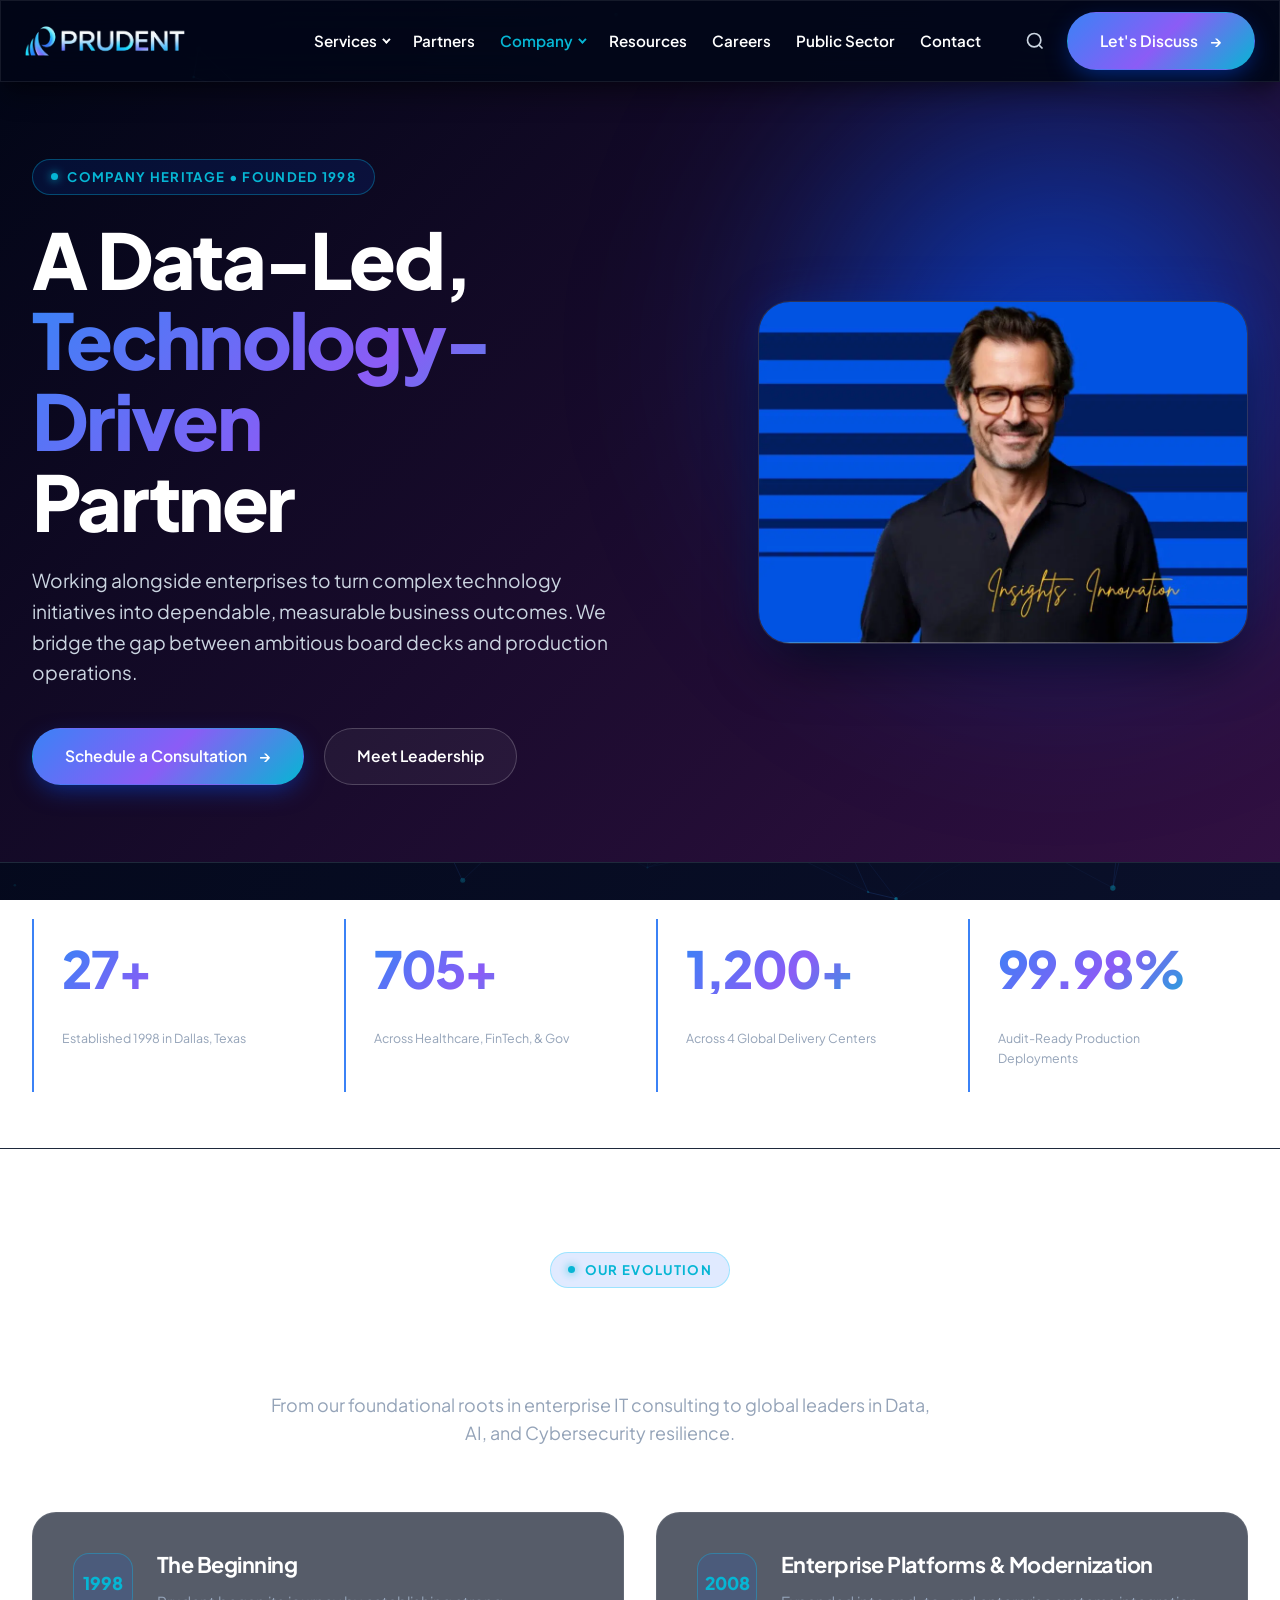
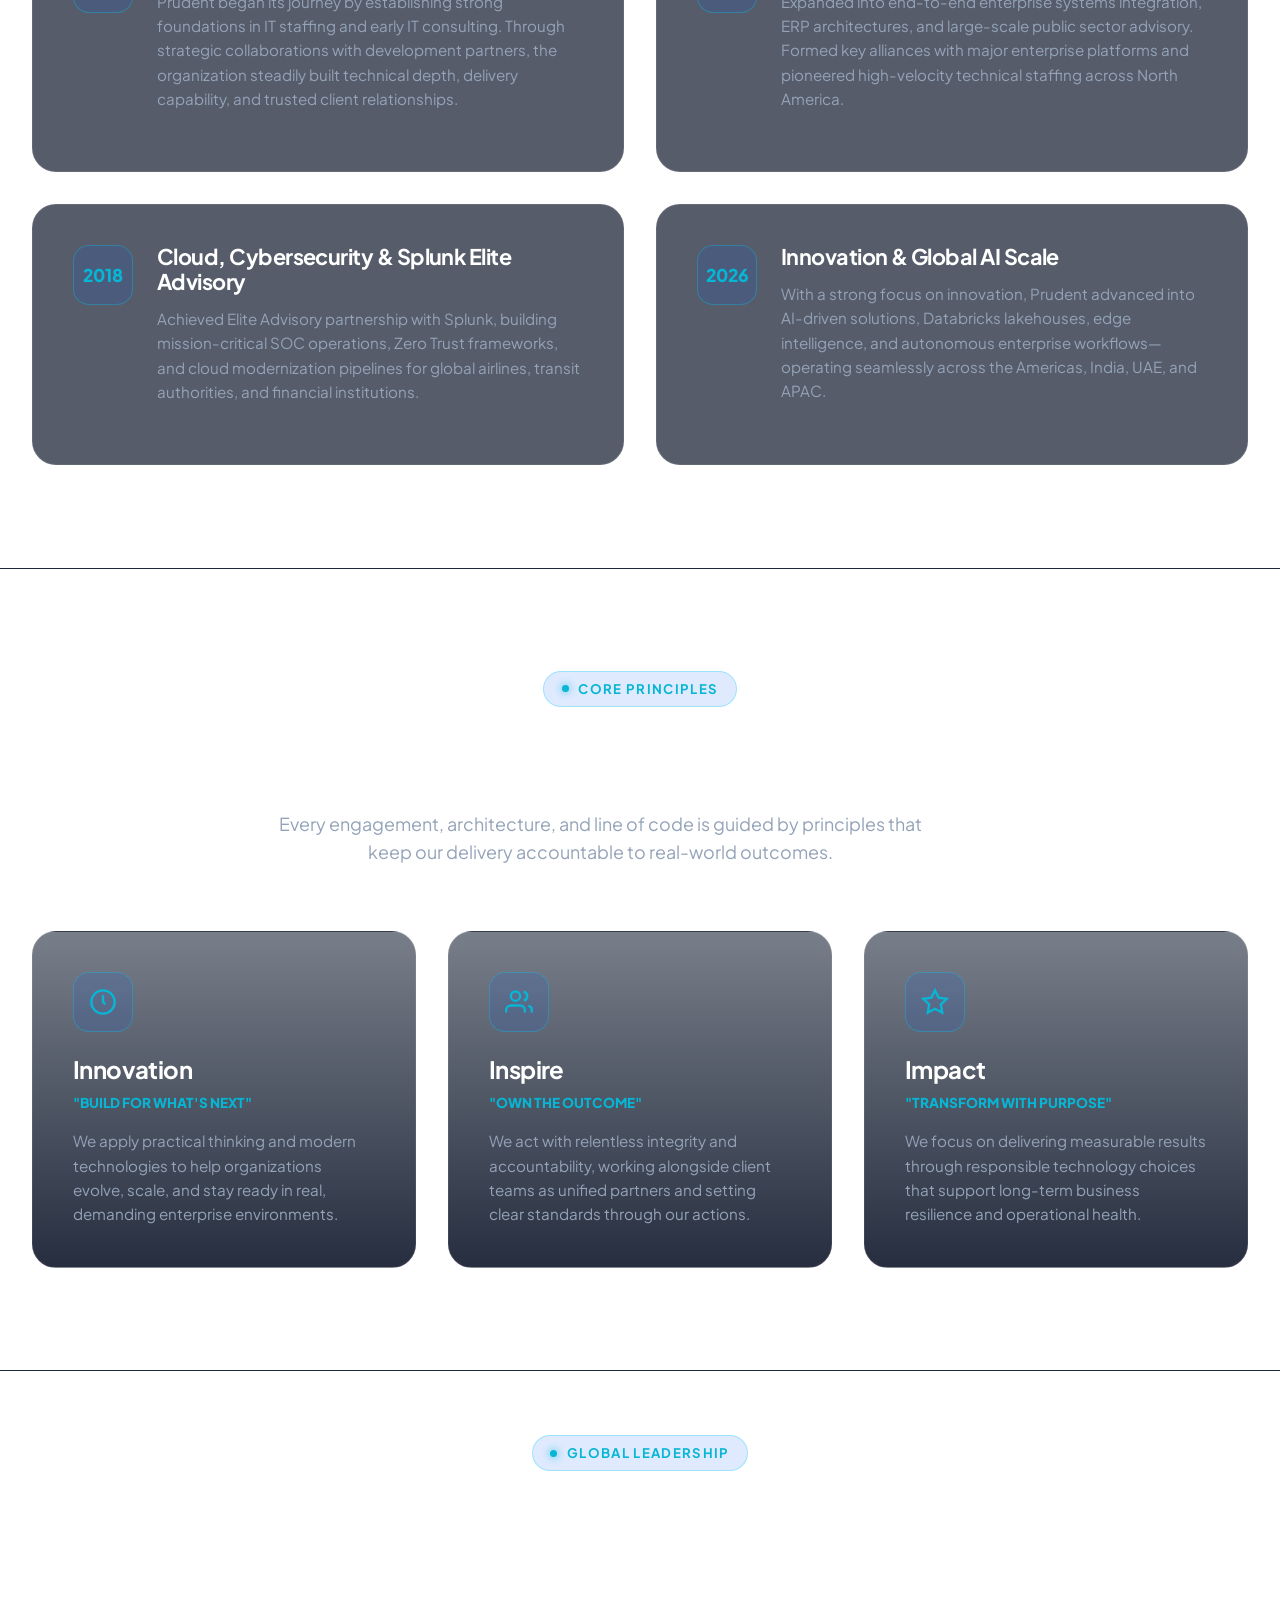
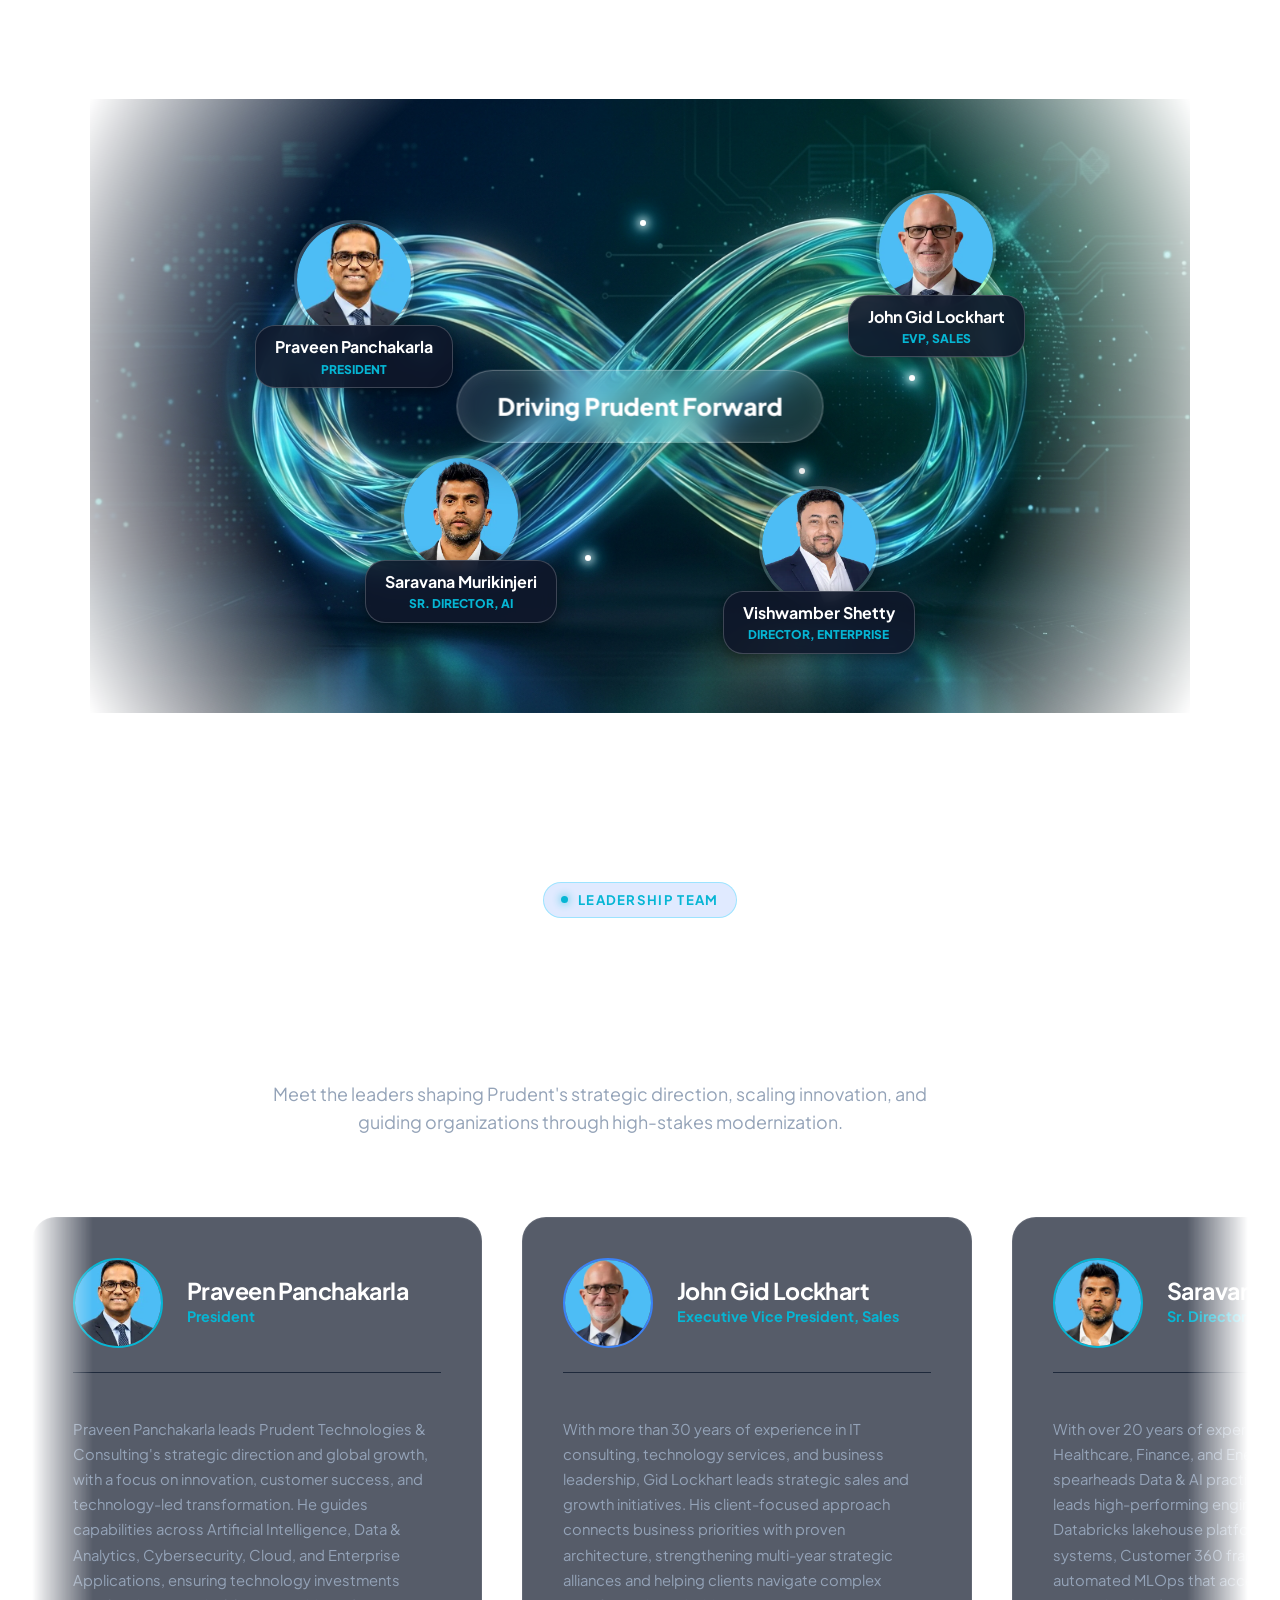
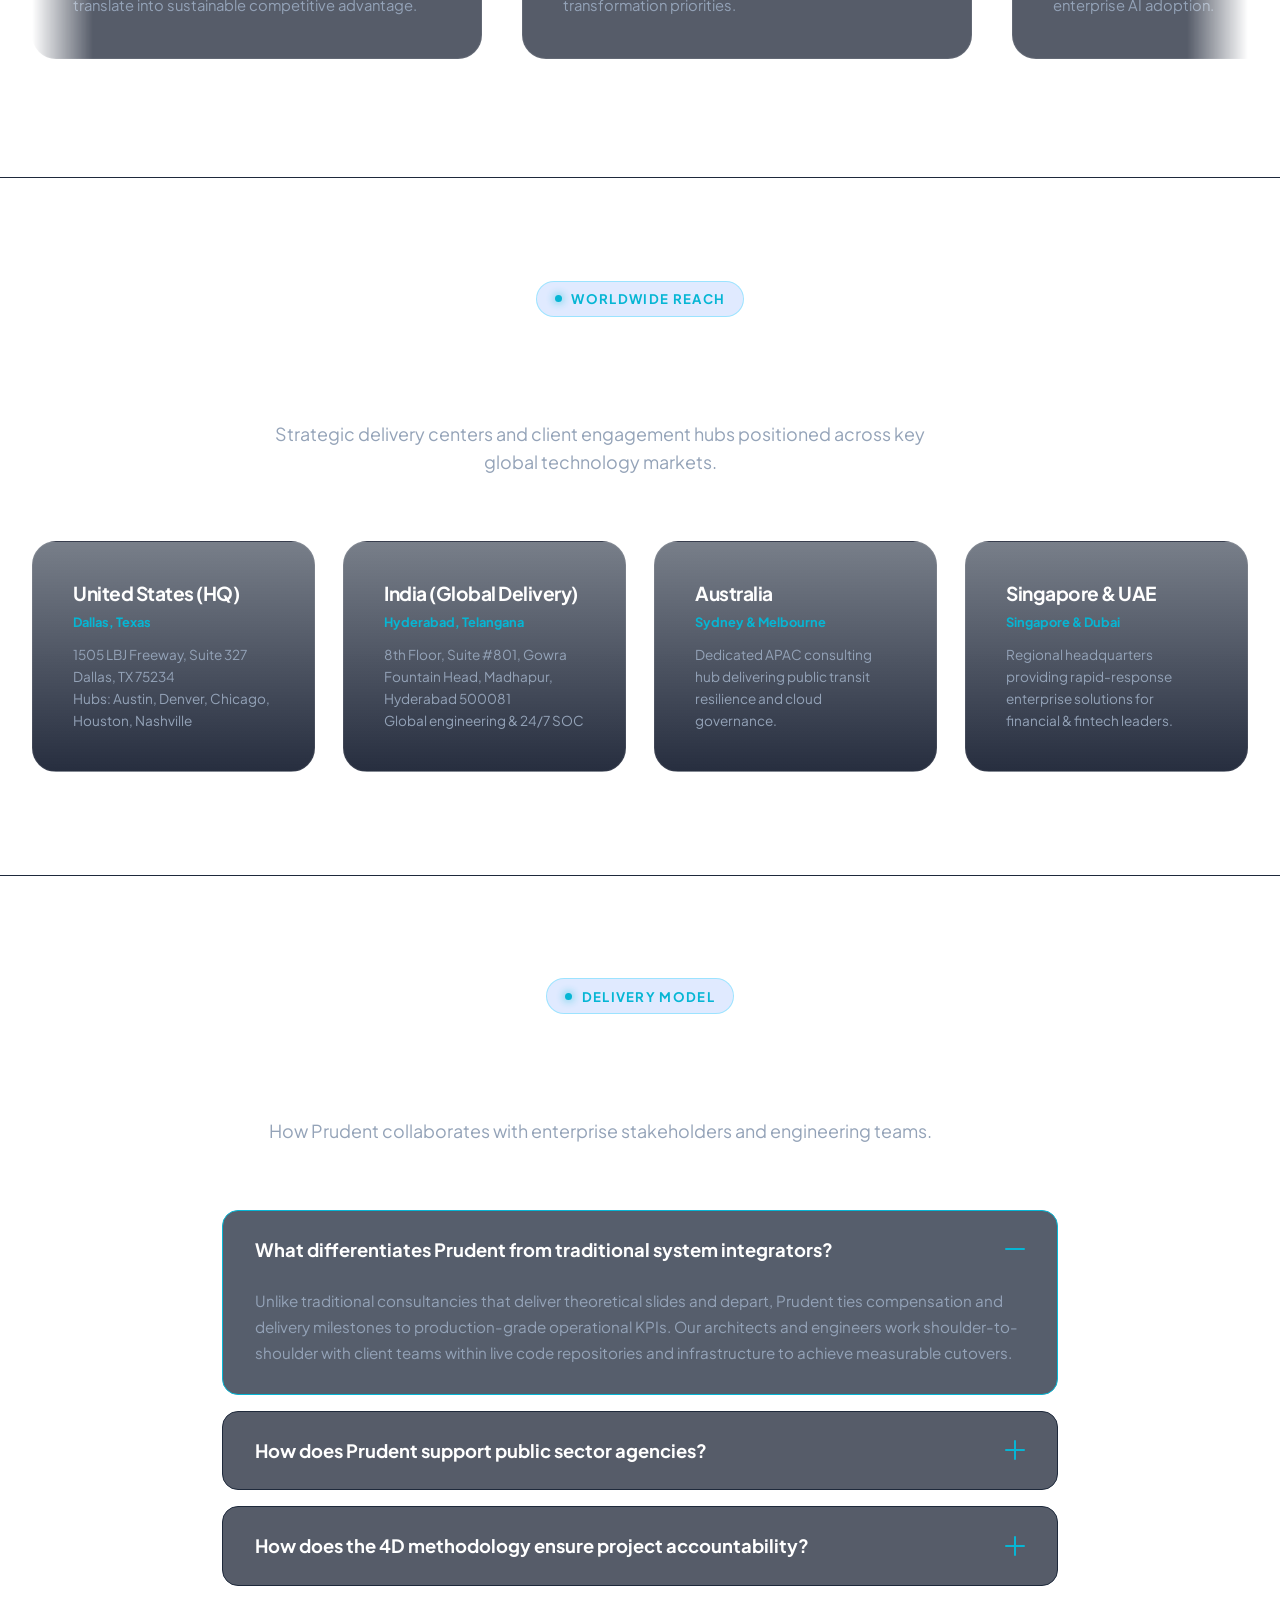
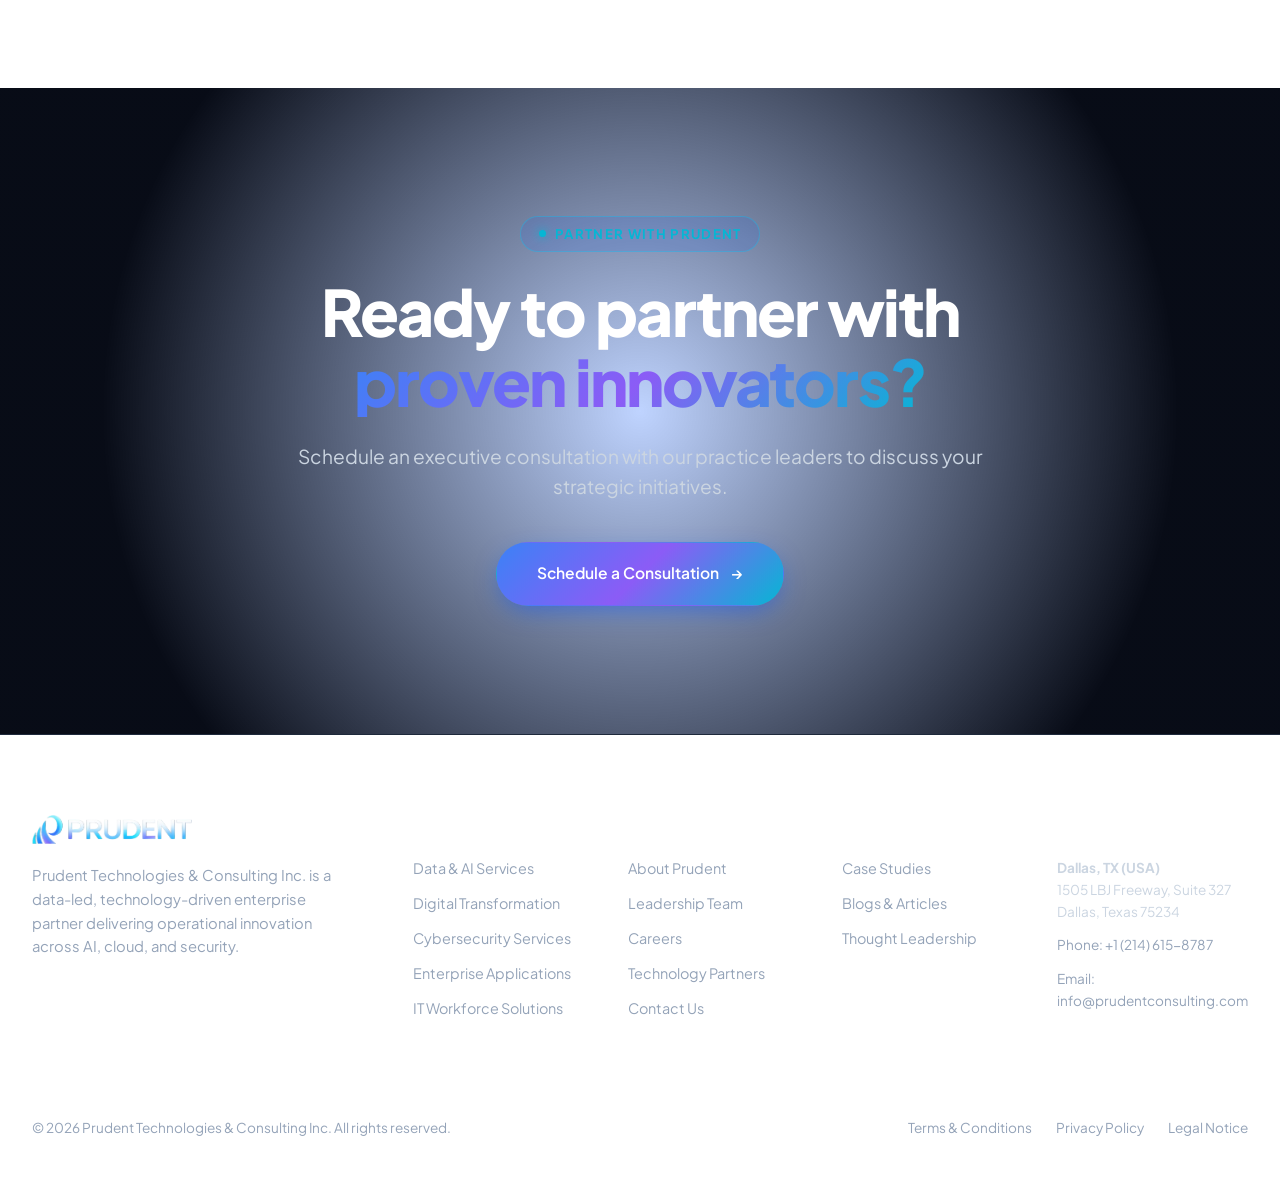
<file: about.html>
<!DOCTYPE html>
<html lang="en">
<head>
  <meta charset="UTF-8">
  <meta name="viewport" content="width=device-width, initial-scale=1.0">
  <title>About Prudent | Digital Innovation Partner</title>
  <meta name="description" content="Discover Prudent's 27-year heritage, executive leadership, core values, global delivery hubs, and enterprise outcomes.">
  
  <link rel="icon" type="image/x-icon" href="assets/images/favicon.ico">
  <link rel="stylesheet" href="css/style.css">
  <link rel="stylesheet" href="css/animations.css">
  <link rel="stylesheet" href="css/responsive.css">
</head>
<body>

  <!-- Mobile Toggle -->
  <input type="checkbox" id="mobile-nav-toggle" class="mobile-nav-toggle" aria-label="Toggle navigation">

  <!-- HEADER -->
  <header class="header-wrapper">
    <div class="container header-container">
      <a href="index.html" class="brand-logo" aria-label="Prudent Home">
        <img src="assets/images/prudent-logo-white.svg" alt="Prudent Technologies &amp; Consulting" width="160" height="38">
      </a>

      <div class="nav-menu-wrapper">
        <nav class="nav-menu" aria-label="Primary Navigation">
          <div class="nav-item">
            <a href="services.html" class="nav-link">Services <span class="caret"></span></a>
            <div class="mega-menu mega-menu-services">
              <div>
                <div class="mega-col-title">Core Disciplines</div>
                <div class="mega-list">
                  <a href="data-ai.html" class="mega-item-link">
                    <div class="mega-item-name">Data &amp; AI Services &rarr;</div>
                    <div class="mega-item-desc">Decision intelligence, Databricks, and scalable GenAI.</div>
                  </a>
                  <a href="digital-transformation.html" class="mega-item-link">
                    <div class="mega-item-name">Digital Transformation &rarr;</div>
                    <div class="mega-item-desc">Cloud-native engineering and modern experience platforms.</div>
                  </a>
                  <a href="cybersecurity.html" class="mega-item-link">
                    <div class="mega-item-name">Cybersecurity &amp; Resilience &rarr;</div>
                    <div class="mega-item-desc">Zero Trust, MDR, and Elite Splunk Advisory.</div>
                  </a>
                </div>
              </div>
              <div>
                <div class="mega-col-title">Enterprise &amp; Talent</div>
                <div class="mega-list">
                  <a href="enterprise-applications.html" class="mega-item-link">
                    <div class="mega-item-name">Enterprise Applications &rarr;</div>
                    <div class="mega-item-desc">ServiceNow, Salesforce, and UiPath RPA automation.</div>
                  </a>
                  <a href="workforce-solutions.html" class="mega-item-link">
                    <div class="mega-item-name">IT Workforce Solutions &rarr;</div>
                    <div class="mega-item-desc">High-caliber specialized engineering teams.</div>
                  </a>
                  <a href="executive-search.html" class="mega-item-link">
                    <div class="mega-item-name">Executive Search &rarr;</div>
                    <div class="mega-item-desc">C-suite and senior digital technology leadership.</div>
                  </a>
                </div>
              </div>
              <div>
                <div class="mega-col-title">Industry Solutions</div>
                <div class="mega-list">
                  <a href="public-sector.html" class="mega-item-link">
                    <div class="mega-item-name">Public Sector &amp; DIR &rarr;</div>
                    <div class="mega-item-desc">Texas DIR ITSAC contract vehicle &amp; civic digital impact.</div>
                  </a>
                  <a href="case-studies.html" class="mega-item-link">
                    <div class="mega-item-name">Featured Case Studies &rarr;</div>
                    <div class="mega-item-desc">Real-world results delivered across global enterprises.</div>
                  </a>
                </div>
              </div>
            </div>
          </div>

          <div class="nav-item"><a href="partners.html" class="nav-link">Partners</a></div>
          <div class="nav-item">
            <a href="about.html" class="nav-link" style="color: var(--prudent-cyan);">Company <span class="caret"></span></a>
            <div class="mega-menu mega-menu-company">
              <div>
                <div class="mega-col-title">About Prudent</div>
                <div class="mega-list">
                  <a href="about.html" class="mega-item-link">
                    <div class="mega-item-name">Who We Are &rarr;</div>
                    <div class="mega-item-desc">27+ years delivering digital innovation measured by outcomes.</div>
                  </a>
                  <a href="about.html#leadership" class="mega-item-link">
                    <div class="mega-item-name">Executive Leadership &rarr;</div>
                    <div class="mega-item-desc">Meet the visionaries driving Prudent's global strategy.</div>
                  </a>
                </div>
              </div>
              <div>
                <div class="mega-col-title">Culture &amp; Reach</div>
                <div class="mega-list">
                  <a href="about.html#values" class="mega-item-link">
                    <div class="mega-item-name">Our Values &rarr;</div>
                    <div class="mega-item-desc">Innovation, Inspire, and Impact across every engagement.</div>
                  </a>
                  <a href="about.html#locations" class="mega-item-link">
                    <div class="mega-item-name">Global Presence &rarr;</div>
                    <div class="mega-item-desc">Offices in USA, India, Australia, and Singapore.</div>
                  </a>
                </div>
              </div>
            </div>
          </div>

          <div class="nav-item"><a href="resources.html" class="nav-link">Resources</a></div>
          <div class="nav-item"><a href="careers.html" class="nav-link">Careers</a></div>
          <div class="nav-item"><a href="public-sector.html" class="nav-link">Public Sector</a></div>
          <div class="nav-item"><a href="contact.html" class="nav-link">Contact</a></div>
        </nav>

        <div class="nav-actions">
          <a href="#search-modal" class="search-trigger-btn" aria-label="Open Search">
            <svg width="20" height="20" viewBox="0 0 24 24" fill="none" stroke="currentColor" stroke-width="2"><circle cx="11" cy="11" r="8"></circle><line x1="21" y1="21" x2="16.65" y2="16.65"></line></svg>
          </a>
          <a href="contact.html" class="btn btn-primary">
            <span>Let's Discuss</span>
            <span class="arrow">&rarr;</span>
          </a>
        </div>
      </div>


      <!-- Mobile Controls -->
      <div class="mobile-controls">
        <a href="#search-modal" class="search-trigger-btn mobile-search-btn" aria-label="Open Search">
          <svg width="20" height="20" viewBox="0 0 24 24" fill="none" stroke="currentColor" stroke-width="2" stroke-linecap="round" stroke-linejoin="round"><circle cx="11" cy="11" r="8"></circle><line x1="21" y1="21" x2="16.65" y2="16.65"></line></svg>
        </a>
        <label for="mobile-nav-toggle" class="hamburger-label" aria-label="Open Mobile Menu">
          <span class="hamburger-bar"></span>
          <span class="hamburger-bar"></span>
          <span class="hamburger-bar"></span>
        </label>
      </div>
    </div>
  </header>

  <!-- SEARCH MODAL -->
  <div id="search-modal" class="search-modal">
    <div class="search-modal-content">
      <a href="#" class="search-modal-close" aria-label="Close Search" title="Close Search">
        <svg viewBox="0 0 24 24" aria-hidden="true" focusable="false">
          <path d="M6 6L18 18M18 6L6 18"></path>
        </svg>
      </a>
      <div class="search-box-wrapper">
        <input type="text" class="search-input" placeholder="Search company history, leadership, locations, values..." autofocus>
      </div>
      <div class="search-tags-heading">Suggested Pages</div>
      <div class="search-pills">
        <a href="about.html#leadership" class="search-pill">Executive Leadership</a>
        <a href="about.html#values" class="search-pill">Core Values</a>
        <a href="about.html#locations" class="search-pill">Global Presence</a>
        <a href="careers.html" class="search-pill">Join Our Team</a>
      </div>
    </div>
  </div>

  <main>
    <!-- HERO SECTION -->
    <section class="hero-section" style="min-height: 65vh;">
      <div class="hero-glow-1"></div>
      <div class="container hero-grid">
        <div class="hero-text-content">
          <div class="eyebrow-tag animate-fade-up delay-1">Company Heritage &bull; Founded 1998</div>
          <h1 class="display-title animate-fade-up delay-2 anim-fade-up">
            A Data-Led, <br>
            <span class="text-gradient">Technology-Driven</span> Partner
          </h1>
          <p class="hero-lead-text animate-fade-up delay-3">
            Working alongside enterprises to turn complex technology initiatives into dependable, measurable business outcomes. We bridge the gap between ambitious board decks and production operations.
          </p>
          <div class="btn-group animate-fade-up delay-4">
            <a href="contact.html" class="btn btn-primary">
              <span>Schedule a Consultation</span>
              <span class="arrow">&rarr;</span>
            </a>
            <a href="#leadership" class="btn btn-secondary">
              <span>Meet Leadership</span>
            </a>
          </div>
        </div>

        <div class="hero-visual-frame animate-scale delay-5">
          <img src="assets/images/heroes/hero-company.png" alt="Prudent Enterprise Leadership" class="hero-visual-img">
        </div>
      </div>
    </section>

    <!-- STATS STRIP -->
    <section class="stats-section">
      <div class="container stats-grid">
        <div class="stat-card">
          <div class="stat-number">27+</div>
          <div class="stat-label">Years of Innovation</div>
          <div class="stat-sub">Established 1998 in Dallas, Texas</div>
        </div>
        <div class="stat-card">
          <div class="stat-number">705+</div>
          <div class="stat-label">Enterprise Clients</div>
          <div class="stat-sub">Across Healthcare, FinTech, &amp; Gov</div>
        </div>
        <div class="stat-card">
          <div class="stat-number">1,200+</div>
          <div class="stat-label">Specialized Engineers</div>
          <div class="stat-sub">Across 4 Global Delivery Centers</div>
        </div>
        <div class="stat-card">
          <div class="stat-number">99.98%</div>
          <div class="stat-label">Operational Reliability</div>
          <div class="stat-sub">Audit-Ready Production Deployments</div>
        </div>
      </div>
    </section>

    <!-- COMPANY EVOLUTION TIMELINE -->
    <section class="section-padding" style="background: var(--bg-dark);">
      <div class="container">
        <div class="section-header-centered">
          <div class="eyebrow-tag anim-fade-up">Our Evolution</div>
          <h2 class="section-title anim-fade-up">27+ Years of Measured Growth</h2>
          <p class="section-subtitle anim-fade-up anim-delay-1">
            From our foundational roots in enterprise IT consulting to global leaders in Data, AI, and Cybersecurity resilience.
          </p>
        </div>

        <div class="pillars-grid">
          <div class="pillar-card anim-fade-up anim-delay-2">
            <div class="pillar-icon-box anim-float">
              <span style="font-weight: 800; font-size: 1.1rem;">1998</span>
            </div>
            <div class="pillar-content">
              <h3>The Beginning</h3>
              <p>
                Prudent began its journey by establishing strong foundations in IT staffing and early IT consulting. Through strategic collaborations with development partners, the organization steadily built technical depth, delivery capability, and trusted client relationships.
              </p>
            </div>
          </div>

          <div class="pillar-card anim-fade-up anim-delay-2">
            <div class="pillar-icon-box anim-float">
              <span style="font-weight: 800; font-size: 1.1rem;">2008</span>
            </div>
            <div class="pillar-content">
              <h3>Enterprise Platforms &amp; Modernization</h3>
              <p>
                Expanded into end-to-end enterprise systems integration, ERP architectures, and large-scale public sector advisory. Formed key alliances with major enterprise platforms and pioneered high-velocity technical staffing across North America.
              </p>
            </div>
          </div>

          <div class="pillar-card anim-fade-up anim-delay-2">
            <div class="pillar-icon-box anim-float">
              <span style="font-weight: 800; font-size: 1.1rem;">2018</span>
            </div>
            <div class="pillar-content">
              <h3>Cloud, Cybersecurity &amp; Splunk Elite Advisory</h3>
              <p>
                Achieved Elite Advisory partnership with Splunk, building mission-critical SOC operations, Zero Trust frameworks, and cloud modernization pipelines for global airlines, transit authorities, and financial institutions.
              </p>
            </div>
          </div>

          <div class="pillar-card anim-fade-up anim-delay-2">
            <div class="pillar-icon-box anim-float">
              <span style="font-weight: 800; font-size: 1.1rem;">2026</span>
            </div>
            <div class="pillar-content">
              <h3>Innovation &amp; Global AI Scale</h3>
              <p>
                With a strong focus on innovation, Prudent advanced into AI-driven solutions, Databricks lakehouses, edge intelligence, and autonomous enterprise workflows—operating seamlessly across the Americas, India, UAE, and APAC.
              </p>
            </div>
          </div>
        </div>
      </div>
    </section>

    <!-- CORE VALUES (Innovation, Inspire, Impact) -->
    <section id="values" class="section-padding" style="background: transparent; border-top: 1px solid var(--border-dark); border-bottom: 1px solid var(--border-dark);">
      <div class="container">
        <div class="section-header-centered">
          <div class="eyebrow-tag anim-fade-up">Core Principles</div>
          <h2 class="section-title anim-fade-up">Values That Drive Us</h2>
          <p class="section-subtitle anim-fade-up anim-delay-1">
            Every engagement, architecture, and line of code is guided by principles that keep our delivery accountable to real-world outcomes.
          </p>
        </div>

        <div style="display: grid; grid-template-columns: repeat(3, 1fr); gap: 2rem;">
          <div class="service-card anim-fade-up anim-delay-2" style="min-height: 280px;">
            <div class="pillar-icon-box anim-float" style="margin-bottom: 1.5rem;">
              <svg width="28" height="28" viewBox="0 0 24 24" fill="none" stroke="currentColor" stroke-width="2"><circle cx="12" cy="12" r="10"></circle><polyline points="12 6 12 12 14 14"></polyline></svg>
            </div>
            <h3 style="font-size: 1.5rem; margin-bottom: 0.5rem; color: #FFFFFF;">Innovation</h3>
            <div style="font-size: 0.85rem; font-weight: 800; color: var(--prudent-cyan); text-transform: uppercase; margin-bottom: 1rem;">"Build for What's Next"</div>
            <p style="color: var(--text-muted); font-size: 0.95rem; line-height: 1.6;">
              We apply practical thinking and modern technologies to help organizations evolve, scale, and stay ready in real, demanding enterprise environments.
            </p>
          </div>

          <div class="service-card anim-fade-up anim-delay-2" style="min-height: 280px;">
            <div class="pillar-icon-box anim-float" style="margin-bottom: 1.5rem;">
              <svg width="28" height="28" viewBox="0 0 24 24" fill="none" stroke="currentColor" stroke-width="2"><path d="M17 21v-2a4 4 0 0 0-4-4H5a4 4 0 0 0-4 4v2"></path><circle cx="9" cy="7" r="4"></circle><path d="M23 21v-2a4 4 0 0 0-3-3.87"></path><path d="M16 3.13a4 4 0 0 1 0 7.75"></path></svg>
            </div>
            <h3 style="font-size: 1.5rem; margin-bottom: 0.5rem; color: #FFFFFF;">Inspire</h3>
            <div style="font-size: 0.85rem; font-weight: 800; color: var(--prudent-cyan); text-transform: uppercase; margin-bottom: 1rem;">"Own the Outcome"</div>
            <p style="color: var(--text-muted); font-size: 0.95rem; line-height: 1.6;">
              We act with relentless integrity and accountability, working alongside client teams as unified partners and setting clear standards through our actions.
            </p>
          </div>

          <div class="service-card anim-fade-up anim-delay-2" style="min-height: 280px;">
            <div class="pillar-icon-box anim-float" style="margin-bottom: 1.5rem;">
              <svg width="28" height="28" viewBox="0 0 24 24" fill="none" stroke="currentColor" stroke-width="2"><polygon points="12 2 15.09 8.26 22 9.27 17 14.14 18.18 21.02 12 17.77 5.82 21.02 7 14.14 2 9.27 8.91 8.26 12 2"></polygon></svg>
            </div>
            <h3 style="font-size: 1.5rem; margin-bottom: 0.5rem; color: #FFFFFF;">Impact</h3>
            <div style="font-size: 0.85rem; font-weight: 800; color: var(--prudent-cyan); text-transform: uppercase; margin-bottom: 1rem;">"Transform with Purpose"</div>
            <p style="color: var(--text-muted); font-size: 0.95rem; line-height: 1.6;">
              We focus on delivering measurable results through responsible technology choices that support long-term business resilience and operational health.
            </p>
          </div>
        </div>
      </div>
    </section>

    <!-- =======================================================================
         INFINITY LEADERSHIP NETWORK VISUALIZATION
         ======================================================================= -->
    <style>
      .infinity-leadership-section {
        position: relative;
        width: 100%;
        padding: 4rem 2rem;
        background: transparent;
        display: flex;
        flex-direction: column;
        align-items: center;
        overflow: hidden;
      }
      .sn-graphic-container {
        position: relative;
        width: 100%;
        max-width: 1100px;
        aspect-ratio: 16/9;
        margin: 0 auto;
        display: flex;
        justify-content: center;
        align-items: center;
      }
      .sn-bg-image {
        width: 100%;
        height: auto;
        object-fit: contain;
        mask-image: radial-gradient(circle at center, black 60%, transparent 100%);
        -webkit-mask-image: radial-gradient(circle at center, black 60%, transparent 100%);
        animation: slow-breathe 15s ease-in-out infinite;
      }
      @keyframes slow-breathe {
        0% { transform: scale(1) rotate(0deg); opacity: 0.8; }
        50% { transform: scale(1.05) rotate(1deg); opacity: 1; }
        100% { transform: scale(1) rotate(0deg); opacity: 0.8; }
      }
      
      /* Floating Leader Nodes */
      .sn-user {
        position: absolute;
        display: flex;
        flex-direction: column;
        align-items: center;
        z-index: 5;
        animation: float 6s ease-in-out infinite;
      }
      .sn-user img {
        width: 120px;
        height: 120px;
        border-radius: 50%;
        object-fit: cover;
        box-shadow: 0 10px 30px rgba(0,0,0,0.6);
        border: 3px solid rgba(255,255,255,0.2);
        transition: transform 0.4s;
      }
      .sn-user:hover img {
        transform: scale(1.1);
        border-color: var(--prudent-cyan);
      }
      .sn-user-tag {
        background: rgba(15, 23, 42, 0.9);
        border: 1px solid rgba(255,255,255,0.2);
        backdrop-filter: blur(8px);
        color: #fff;
        padding: 0.5rem 1.2rem;
        border-radius: 20px;
        font-weight: 700;
        margin-top: -15px;
        z-index: 2;
        box-shadow: 0 4px 15px rgba(0, 0, 0, 0.5);
        white-space: nowrap;
        text-align: center;
      }
      .sn-user-tag span {
        display: block;
        font-size: 0.75rem;
        color: var(--prudent-cyan);
        text-transform: uppercase;
        font-weight: 800;
      }
      
      /* Node positions mapping the infinity loop */
      .leader-1 { top: 20%; left: 15%; animation-delay: 0s; }
      .leader-2 { top: 15%; right: 15%; animation-delay: -1.5s; }
      .leader-3 { bottom: 15%; left: 25%; animation-delay: -3s; }
      .leader-4 { bottom: 10%; right: 25%; animation-delay: -4.5s; }

      /* Center Glass Pill */
      @keyframes float-center-pill {
        0%, 100% { transform: translate(-50%, -50%) translateY(0); }
        50% { transform: translate(-50%, -50%) translateY(-15px); }
      }
      .sn-center-pill {
        position: absolute;
        top: 50%;
        left: 50%;
        transform: translate(-50%, -50%);
        background: rgba(255, 255, 255, 0.1);
        backdrop-filter: blur(12px);
        -webkit-backdrop-filter: blur(12px);
        border: 1px solid rgba(255,255,255,0.3);
        padding: 1rem 2.5rem;
        border-radius: 50px;
        color: #fff;
        font-size: 1.5rem;
        font-weight: 800;
        box-shadow: 0 20px 40px rgba(0,0,0,0.3), inset 0 0 20px rgba(255,255,255,0.1);
        z-index: 10;
        white-space: nowrap;
        animation: float-center-pill 6s ease-in-out infinite reverse;
      }

      /* Sparkles */
      .sn-sparkle {
        position: absolute;
        width: 6px;
        height: 6px;
        background: #fff;
        border-radius: 50%;
        box-shadow: 0 0 10px 2px #fff, 0 0 20px 5px var(--prudent-cyan);
        animation: twinkle 2s infinite alternate;
      }
      .s1 { top: 40%; left: 30%; animation-delay: 0s; }
      .s2 { top: 20%; left: 50%; animation-delay: 0.3s; }
      .s3 { top: 60%; right: 35%; animation-delay: 0.7s; }
      .s4 { bottom: 25%; left: 45%; animation-delay: 0.2s; }
      .s5 { top: 45%; right: 25%; animation-delay: 0.9s; }
      
      @media (max-width: 900px) {
        .sn-center-pill { font-size: 1rem; padding: 0.5rem 1rem; }
        .sn-user img { width: 80px; height: 80px; }
        .sn-user-tag { font-size: 0.8rem; }
      }
    </style>

    <section class="infinity-leadership-section">
      <div class="section-header-centered">
        <div class="eyebrow-tag anim-fade-up">Global Leadership</div>
        <h2 class="section-title anim-fade-up">Unified by Vision. Powered by Expertise.</h2>
      </div>

      <div class="sn-graphic-container anim-fade-up anim-delay-2">
        <img src="assets/images/infinity-loop.jpg" alt="Autonomous Workflows" class="sn-bg-image">
        
        <!-- Praveen (Top Left) -->
        <div class="sn-user leader-1">
          <img src="assets/images/team/praveen-panchakarla.png" alt="Praveen Panchakarla">
          <div class="sn-user-tag">
            Praveen Panchakarla
            <span>President</span>
          </div>
        </div>

        <!-- Gid Lockhart (Top Right) -->
        <div class="sn-user leader-2">
          <img src="assets/images/team/gid-lockhart.png" alt="John Gid Lockhart">
          <div class="sn-user-tag">
            John Gid Lockhart
            <span>EVP, Sales</span>
          </div>
        </div>

        <!-- Saravana (Bottom Left) -->
        <div class="sn-user leader-3">
          <img src="assets/images/team/saravana-murikinjeri.png" alt="Saravana Murikinjeri">
          <div class="sn-user-tag">
            Saravana Murikinjeri
            <span>Sr. Director, AI</span>
          </div>
        </div>

        <!-- Vishwamber (Bottom Right) -->
        <div class="sn-user leader-4">
          <img src="assets/images/team/vishwamber-shetty.png" alt="Vishwamber Shetty">
          <div class="sn-user-tag">
            Vishwamber Shetty
            <span>Director, Enterprise</span>
          </div>
        </div>

        <!-- Center Glass Pill -->
        <div class="sn-center-pill">
          Driving Prudent Forward
        </div>

        <!-- Sparkles -->
        <span class="sn-sparkle s1"></span>
        <span class="sn-sparkle s2"></span>
        <span class="sn-sparkle s3"></span>
        <span class="sn-sparkle s4"></span>
        <span class="sn-sparkle s5"></span>
      </div>
    </section>

    <!-- EXECUTIVE LEADERSHIP TEAM -->
    <section id="leadership" class="section-padding" style="background: var(--bg-dark);">
      <div class="container">
        <div class="section-header-centered">
          <div class="eyebrow-tag anim-fade-up">Leadership Team</div>
          <h2 class="section-title anim-fade-up">The People Driving Prudent Forward</h2>
          <p class="section-subtitle anim-fade-up anim-delay-1">
            Meet the leaders shaping Prudent's strategic direction, scaling innovation, and guiding organizations through high-stakes modernization.
          </p>
        </div>

        <style>
          .leadership-marquee-container {
            overflow: hidden;
            width: 100%;
            position: relative;
            padding: 1rem 0;
            /* Optional fade edges for effect */
            mask-image: linear-gradient(to right, transparent, black 5%, black 95%, transparent);
            -webkit-mask-image: linear-gradient(to right, transparent, black 5%, black 95%, transparent);
          }
          .leadership-marquee {
            display: flex;
            gap: 2.5rem;
            width: max-content;
            animation: scroll-marquee 25s linear infinite;
          }
          .leadership-marquee:hover {
            animation-play-state: paused;
          }
          .leadership-card {
            width: 450px;
            flex-direction: column; 
            align-items: flex-start;
            white-space: normal;
          }
          @keyframes scroll-marquee {
            0% { transform: translateX(0); }
            100% { transform: translateX(calc(-50% - 1.25rem)); /* Half width minus half gap */ }
          }
          @media (max-width: 768px) {
            .leadership-card { width: 320px; }
          }
        </style>

        <div class="leadership-marquee-container">
          <div class="leadership-marquee">
            
            <!-- GROUP 1 (Original 4) -->
            <!-- Leader 1 -->
            <article class="pillar-card leadership-card">
              <div style="display: flex; gap: 1.5rem; align-items: center; width: 100%; border-bottom: 1px solid var(--border-dark); padding-bottom: 1.5rem;">
                <img src="assets/images/team/praveen-panchakarla.png" alt="Praveen Panchakarla" style="width: 90px; height: 90px; border-radius: 50%; object-fit: cover; border: 2px solid var(--prudent-cyan);">
                <div>
                  <h3 style="font-size: 1.45rem; color: #FFFFFF;">Praveen Panchakarla</h3>
                  <div style="font-size: 0.9rem; font-weight: 700; color: var(--prudent-cyan);">President</div>
                </div>
              </div>
              <p style="color: var(--text-muted); font-size: 0.925rem; line-height: 1.7; margin-top: 1.25rem;">
                Praveen Panchakarla leads Prudent Technologies &amp; Consulting's strategic direction and global growth, with a focus on innovation, customer success, and technology-led transformation. He guides capabilities across Artificial Intelligence, Data &amp; Analytics, Cybersecurity, Cloud, and Enterprise Applications, ensuring technology investments translate into sustainable competitive advantage.
              </p>
            </article>

            <!-- Leader 2 -->
            <article class="pillar-card leadership-card">
              <div style="display: flex; gap: 1.5rem; align-items: center; width: 100%; border-bottom: 1px solid var(--border-dark); padding-bottom: 1.5rem;">
                <img src="assets/images/team/gid-lockhart.png" alt="John Gid Lockhart" style="width: 90px; height: 90px; border-radius: 50%; object-fit: cover; border: 2px solid var(--prudent-blue);">
                <div>
                  <h3 style="font-size: 1.45rem; color: #FFFFFF;">John Gid Lockhart</h3>
                  <div style="font-size: 0.9rem; font-weight: 700; color: var(--prudent-cyan);">Executive Vice President, Sales</div>
                </div>
              </div>
              <p style="color: var(--text-muted); font-size: 0.925rem; line-height: 1.7; margin-top: 1.25rem;">
                With more than 30 years of experience in IT consulting, technology services, and business leadership, Gid Lockhart leads strategic sales and growth initiatives. His client-focused approach connects business priorities with proven architecture, strengthening multi-year strategic alliances and helping clients navigate complex transformation priorities.
              </p>
            </article>

            <!-- Leader 3 -->
            <article class="pillar-card leadership-card">
              <div style="display: flex; gap: 1.5rem; align-items: center; width: 100%; border-bottom: 1px solid var(--border-dark); padding-bottom: 1.5rem;">
                <img src="assets/images/team/saravana-murikinjeri.png" alt="Saravana Murikinjeri" style="width: 90px; height: 90px; border-radius: 50%; object-fit: cover; border: 2px solid var(--prudent-cyan);">
                <div>
                  <h3 style="font-size: 1.45rem; color: #FFFFFF;">Saravana Murikinjeri</h3>
                  <div style="font-size: 0.9rem; font-weight: 700; color: var(--prudent-cyan);">Sr. Director, Data Analytics &amp; AI</div>
                </div>
              </div>
              <p style="color: var(--text-muted); font-size: 0.925rem; line-height: 1.7; margin-top: 1.25rem;">
                With over 20 years of experience across Retail, Healthcare, Finance, and Energy, Saravana Murikinjeri spearheads Data &amp; AI practice development. He leads high-performing engineering teams delivering Databricks lakehouse platforms, generative AI systems, Customer 360 frameworks, and automated MLOps that accelerate responsible enterprise AI adoption.
              </p>
            </article>

            <!-- Leader 4 -->
            <article class="pillar-card leadership-card">
              <div style="display: flex; gap: 1.5rem; align-items: center; width: 100%; border-bottom: 1px solid var(--border-dark); padding-bottom: 1.5rem;">
                <img src="assets/images/team/vishwamber-shetty.png" alt="Vishwamber Shetty" style="width: 90px; height: 90px; border-radius: 50%; object-fit: cover; border: 2px solid var(--prudent-blue);">
                <div>
                  <h3 style="font-size: 1.45rem; color: #FFFFFF;">Vishwamber Shetty</h3>
                  <div style="font-size: 0.9rem; font-weight: 700; color: var(--prudent-cyan);">Director, Enterprise Applications</div>
                </div>
              </div>
              <p style="color: var(--text-muted); font-size: 0.925rem; line-height: 1.7; margin-top: 1.25rem;">
                A TOGAF-certified Enterprise Architect with 18+ years of deep technical mastery, Vishwamber leads Prudent's enterprise workflow capabilities across ServiceNow, Salesforce, and UiPath RPA. He enables clients to simplify complex legacy application estates and build resilient, automated workflows that improve operational velocity.
              </p>
            </article>

            <!-- GROUP 2 (Duplicate for seamless loop) -->
            <!-- Leader 1 -->
            <article class="pillar-card leadership-card" aria-hidden="true">
              <div style="display: flex; gap: 1.5rem; align-items: center; width: 100%; border-bottom: 1px solid var(--border-dark); padding-bottom: 1.5rem;">
                <img src="assets/images/team/praveen-panchakarla.png" alt="Praveen Panchakarla" style="width: 90px; height: 90px; border-radius: 50%; object-fit: cover; border: 2px solid var(--prudent-cyan);">
                <div>
                  <h3 style="font-size: 1.45rem; color: #FFFFFF;">Praveen Panchakarla</h3>
                  <div style="font-size: 0.9rem; font-weight: 700; color: var(--prudent-cyan);">President</div>
                </div>
              </div>
              <p style="color: var(--text-muted); font-size: 0.925rem; line-height: 1.7; margin-top: 1.25rem;">
                Praveen Panchakarla leads Prudent Technologies &amp; Consulting's strategic direction and global growth, with a focus on innovation, customer success, and technology-led transformation. He guides capabilities across Artificial Intelligence, Data &amp; Analytics, Cybersecurity, Cloud, and Enterprise Applications, ensuring technology investments translate into sustainable competitive advantage.
              </p>
            </article>

            <!-- Leader 2 -->
            <article class="pillar-card leadership-card" aria-hidden="true">
              <div style="display: flex; gap: 1.5rem; align-items: center; width: 100%; border-bottom: 1px solid var(--border-dark); padding-bottom: 1.5rem;">
                <img src="assets/images/team/gid-lockhart.png" alt="John Gid Lockhart" style="width: 90px; height: 90px; border-radius: 50%; object-fit: cover; border: 2px solid var(--prudent-blue);">
                <div>
                  <h3 style="font-size: 1.45rem; color: #FFFFFF;">John Gid Lockhart</h3>
                  <div style="font-size: 0.9rem; font-weight: 700; color: var(--prudent-cyan);">Executive Vice President, Sales</div>
                </div>
              </div>
              <p style="color: var(--text-muted); font-size: 0.925rem; line-height: 1.7; margin-top: 1.25rem;">
                With more than 30 years of experience in IT consulting, technology services, and business leadership, Gid Lockhart leads strategic sales and growth initiatives. His client-focused approach connects business priorities with proven architecture, strengthening multi-year strategic alliances and helping clients navigate complex transformation priorities.
              </p>
            </article>

            <!-- Leader 3 -->
            <article class="pillar-card leadership-card" aria-hidden="true">
              <div style="display: flex; gap: 1.5rem; align-items: center; width: 100%; border-bottom: 1px solid var(--border-dark); padding-bottom: 1.5rem;">
                <img src="assets/images/team/saravana-murikinjeri.png" alt="Saravana Murikinjeri" style="width: 90px; height: 90px; border-radius: 50%; object-fit: cover; border: 2px solid var(--prudent-cyan);">
                <div>
                  <h3 style="font-size: 1.45rem; color: #FFFFFF;">Saravana Murikinjeri</h3>
                  <div style="font-size: 0.9rem; font-weight: 700; color: var(--prudent-cyan);">Sr. Director, Data Analytics &amp; AI</div>
                </div>
              </div>
              <p style="color: var(--text-muted); font-size: 0.925rem; line-height: 1.7; margin-top: 1.25rem;">
                With over 20 years of experience across Retail, Healthcare, Finance, and Energy, Saravana Murikinjeri spearheads Data &amp; AI practice development. He leads high-performing engineering teams delivering Databricks lakehouse platforms, generative AI systems, Customer 360 frameworks, and automated MLOps that accelerate responsible enterprise AI adoption.
              </p>
            </article>

            <!-- Leader 4 -->
            <article class="pillar-card leadership-card" aria-hidden="true">
              <div style="display: flex; gap: 1.5rem; align-items: center; width: 100%; border-bottom: 1px solid var(--border-dark); padding-bottom: 1.5rem;">
                <img src="assets/images/team/vishwamber-shetty.png" alt="Vishwamber Shetty" style="width: 90px; height: 90px; border-radius: 50%; object-fit: cover; border: 2px solid var(--prudent-blue);">
                <div>
                  <h3 style="font-size: 1.45rem; color: #FFFFFF;">Vishwamber Shetty</h3>
                  <div style="font-size: 0.9rem; font-weight: 700; color: var(--prudent-cyan);">Director, Enterprise Applications</div>
                </div>
              </div>
              <p style="color: var(--text-muted); font-size: 0.925rem; line-height: 1.7; margin-top: 1.25rem;">
                A TOGAF-certified Enterprise Architect with 18+ years of deep technical mastery, Vishwamber leads Prudent's enterprise workflow capabilities across ServiceNow, Salesforce, and UiPath RPA. He enables clients to simplify complex legacy application estates and build resilient, automated workflows that improve operational velocity.
              </p>
            </article>

          </div>
      </div>
    </section>

    <!-- GLOBAL PRESENCE -->
    <section id="locations" class="section-padding" style="background: transparent; border-top: 1px solid var(--border-dark);">
      <div class="container">
        <div class="section-header-centered">
          <div class="eyebrow-tag anim-fade-up">Worldwide Reach</div>
          <h2 class="section-title anim-fade-up">Global Presence</h2>
          <p class="section-subtitle anim-fade-up anim-delay-1">
            Strategic delivery centers and client engagement hubs positioned across key global technology markets.
          </p>
        </div>

        <div style="display: grid; grid-template-columns: repeat(4, 1fr); gap: 1.75rem;">
          <div class="service-card anim-fade-up anim-delay-2" style="min-height: auto;">
            <h4 style="font-size: 1.2rem; color: #FFFFFF; margin-bottom: 0.5rem;">United States (HQ)</h4>
            <div style="font-size: 0.8rem; color: var(--prudent-cyan); font-weight: 700; margin-bottom: 0.75rem;">Dallas, Texas</div>
            <p style="font-size: 0.85rem; color: var(--text-muted); line-height: 1.6;">
              1505 LBJ Freeway, Suite 327<br>Dallas, TX 75234<br>Hubs: Austin, Denver, Chicago, Houston, Nashville
            </p>
          </div>

          <div class="service-card anim-fade-up anim-delay-2" style="min-height: auto;">
            <h4 style="font-size: 1.2rem; color: #FFFFFF; margin-bottom: 0.5rem;">India (Global Delivery)</h4>
            <div style="font-size: 0.8rem; color: var(--prudent-cyan); font-weight: 700; margin-bottom: 0.75rem;">Hyderabad, Telangana</div>
            <p style="font-size: 0.85rem; color: var(--text-muted); line-height: 1.6;">
              8th Floor, Suite #801, Gowra Fountain Head, Madhapur, Hyderabad 500081<br>Global engineering &amp; 24/7 SOC
            </p>
          </div>

          <div class="service-card anim-fade-up anim-delay-2" style="min-height: auto;">
            <h4 style="font-size: 1.2rem; color: #FFFFFF; margin-bottom: 0.5rem;">Australia</h4>
            <div style="font-size: 0.8rem; color: var(--prudent-cyan); font-weight: 700; margin-bottom: 0.75rem;">Sydney &amp; Melbourne</div>
            <p style="font-size: 0.85rem; color: var(--text-muted); line-height: 1.6;">
              Dedicated APAC consulting hub delivering public transit resilience and cloud governance.
            </p>
          </div>

          <div class="service-card anim-fade-up anim-delay-2" style="min-height: auto;">
            <h4 style="font-size: 1.2rem; color: #FFFFFF; margin-bottom: 0.5rem;">Singapore &amp; UAE</h4>
            <div style="font-size: 0.8rem; color: var(--prudent-cyan); font-weight: 700; margin-bottom: 0.75rem;">Singapore &amp; Dubai</div>
            <p style="font-size: 0.85rem; color: var(--text-muted); line-height: 1.6;">
              Regional headquarters providing rapid-response enterprise solutions for financial &amp; fintech leaders.
            </p>
          </div>
        </div>
      </div>
    </section>

    <!-- PURE CSS ACCORDION (OPERATING MODEL FAQ) -->
    <section class="section-padding" style="background: var(--bg-dark); border-top: 1px solid var(--border-dark);">
      <div class="container" style="max-width: 900px;">
        <div class="section-header-centered">
          <div class="eyebrow-tag anim-fade-up">Delivery Model</div>
          <h2 class="section-title anim-fade-up">Frequently Asked Questions</h2>
          <p class="section-subtitle anim-fade-up anim-delay-1">
            How Prudent collaborates with enterprise stakeholders and engineering teams.
          </p>
        </div>

        <div class="accordion-group">
          <details class="accordion-item" open>
            <summary class="accordion-summary">
              <span>What differentiates Prudent from traditional system integrators?</span>
              <span class="accordion-icon"></span>
            </summary>
            <div class="accordion-content">
              Unlike traditional consultancies that deliver theoretical slides and depart, Prudent ties compensation and delivery milestones to production-grade operational KPIs. Our architects and engineers work shoulder-to-shoulder with client teams within live code repositories and infrastructure to achieve measurable cutovers.
            </div>
          </details>

          <details class="accordion-item">
            <summary class="accordion-summary">
              <span>How does Prudent support public sector agencies?</span>
              <span class="accordion-icon"></span>
            </summary>
            <div class="accordion-content">
              Prudent is an authorized vendor on the State of Texas Department of Information Resources (DIR) Information Technology Staff Augmentation Contract (ITSAC). This pre-vetted vehicle allows Texas state agencies, higher education institutions, and local governments to engage Prudent's technical talent without lengthy RFP cycles.
            </div>
          </details>

          <details class="accordion-item">
            <summary class="accordion-summary">
              <span>How does the 4D methodology ensure project accountability?</span>
              <span class="accordion-icon"></span>
            </summary>
            <div class="accordion-content">
              Our 4D model (Define, Design, Deliver, Demonstrate) establishes non-negotiable success metrics in phase one. Design embeds compliance and scale up front. Delivery is conducted in production-like environments, and Demonstration provides empirical data showing performance improvements, MTTD reductions, or cost savings.
            </div>
          </details>
        </div>
      </div>
    </section>

    <!-- FINAL CTA -->
    <section class="cta-section">
      <div class="container cta-box">
        <div class="eyebrow-tag anim-fade-up">Partner with Prudent</div>
        <h2 class="cta-heading">Ready to partner with <br><span class="text-gradient">proven innovators?</span></h2>
        <p class="cta-subtext">Schedule an executive consultation with our practice leaders to discuss your strategic initiatives.</p>
        <div class="btn-group" style="justify-content: center;">
          <a href="contact.html" class="btn btn-primary" style="padding: 1.15rem 2.5rem;">
            <span>Schedule a Consultation</span>
            <span class="arrow">&rarr;</span>
          </a>
        </div>
      </div>
    </section>
  </main>

  <!-- FOOTER -->
  <footer class="footer-wrapper">
    <div class="container">
      <div class="footer-grid">
        <div class="footer-brand">
          <a href="index.html"><img src="assets/images/prudent-logo-white.svg" alt="Prudent" width="160" height="38"></a>
          <p>Prudent Technologies &amp; Consulting Inc. is a data-led, technology-driven enterprise partner delivering operational innovation across AI, cloud, and security.</p>
        </div>
        <div>
          <div class="footer-col-title">Services</div>
          <div class="footer-links-list">
            <a href="data-ai.html" class="footer-link">Data &amp; AI Services</a>
            <a href="digital-transformation.html" class="footer-link">Digital Transformation</a>
            <a href="cybersecurity.html" class="footer-link">Cybersecurity Services</a>
            <a href="enterprise-applications.html" class="footer-link">Enterprise Applications</a>
            <a href="workforce-solutions.html" class="footer-link">IT Workforce Solutions</a>
          </div>
        </div>
        <div>
          <div class="footer-col-title">Company</div>
          <div class="footer-links-list">
            <a href="about.html" class="footer-link">About Prudent</a>
            <a href="about.html#leadership" class="footer-link">Leadership Team</a>
            <a href="careers.html" class="footer-link">Careers</a>
            <a href="partners.html" class="footer-link">Technology Partners</a>
            <a href="contact.html" class="footer-link">Contact Us</a>
          </div>
        </div>
        <div>
          <div class="footer-col-title">Resources</div>
          <div class="footer-links-list">
            <a href="case-studies.html" class="footer-link">Case Studies</a>
            <a href="resources.html" class="footer-link">Blogs &amp; Articles</a>
            <a href="resources.html" class="footer-link">Thought Leadership</a>
          </div>
        </div>
        <div>
          <div class="footer-col-title">Headquarters</div>
          <div class="footer-links-list" style="font-size: 0.85rem; line-height: 1.6;">
            <p style="color: #CBD5E1;"><strong>Dallas, TX (USA)</strong><br>1505 LBJ Freeway, Suite 327<br>Dallas, Texas 75234</p>
            <p style="color: #94A3B8;">Phone: +1 (214) 615-8787</p>
            <p style="color: #94A3B8;">Email: info@prudentconsulting.com</p>
          </div>
        </div>
      </div>
      <div class="footer-bottom">
        <div>&copy; 2026 Prudent Technologies &amp; Consulting Inc. All rights reserved.</div>
        <div class="footer-legal-links">
          <a href="contact.html">Terms &amp; Conditions</a>
          <a href="contact.html">Privacy Policy</a>
          <a href="contact.html">Legal Notice</a>
        </div>
      </div>
    </div>
  </footer>

<script src="js/bg-animation.js" defer></script>
</body>
</html>
</file>
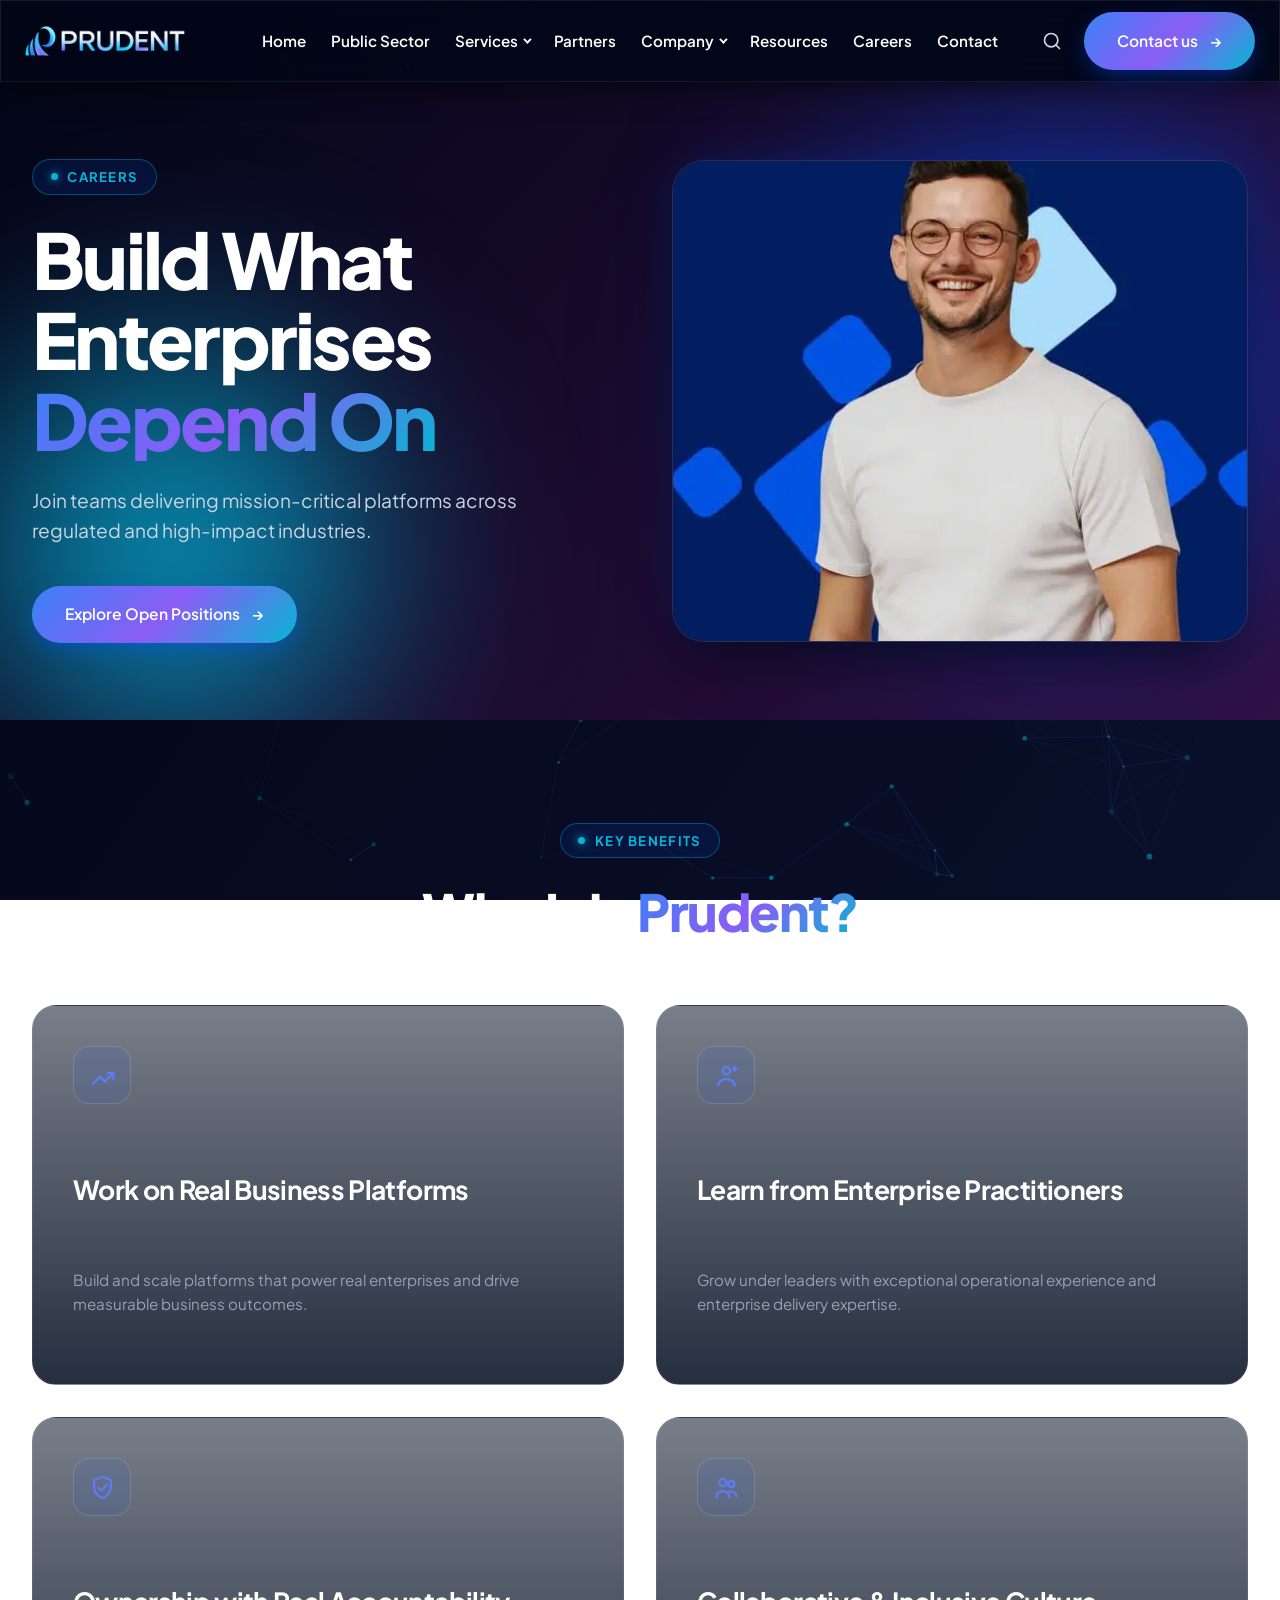
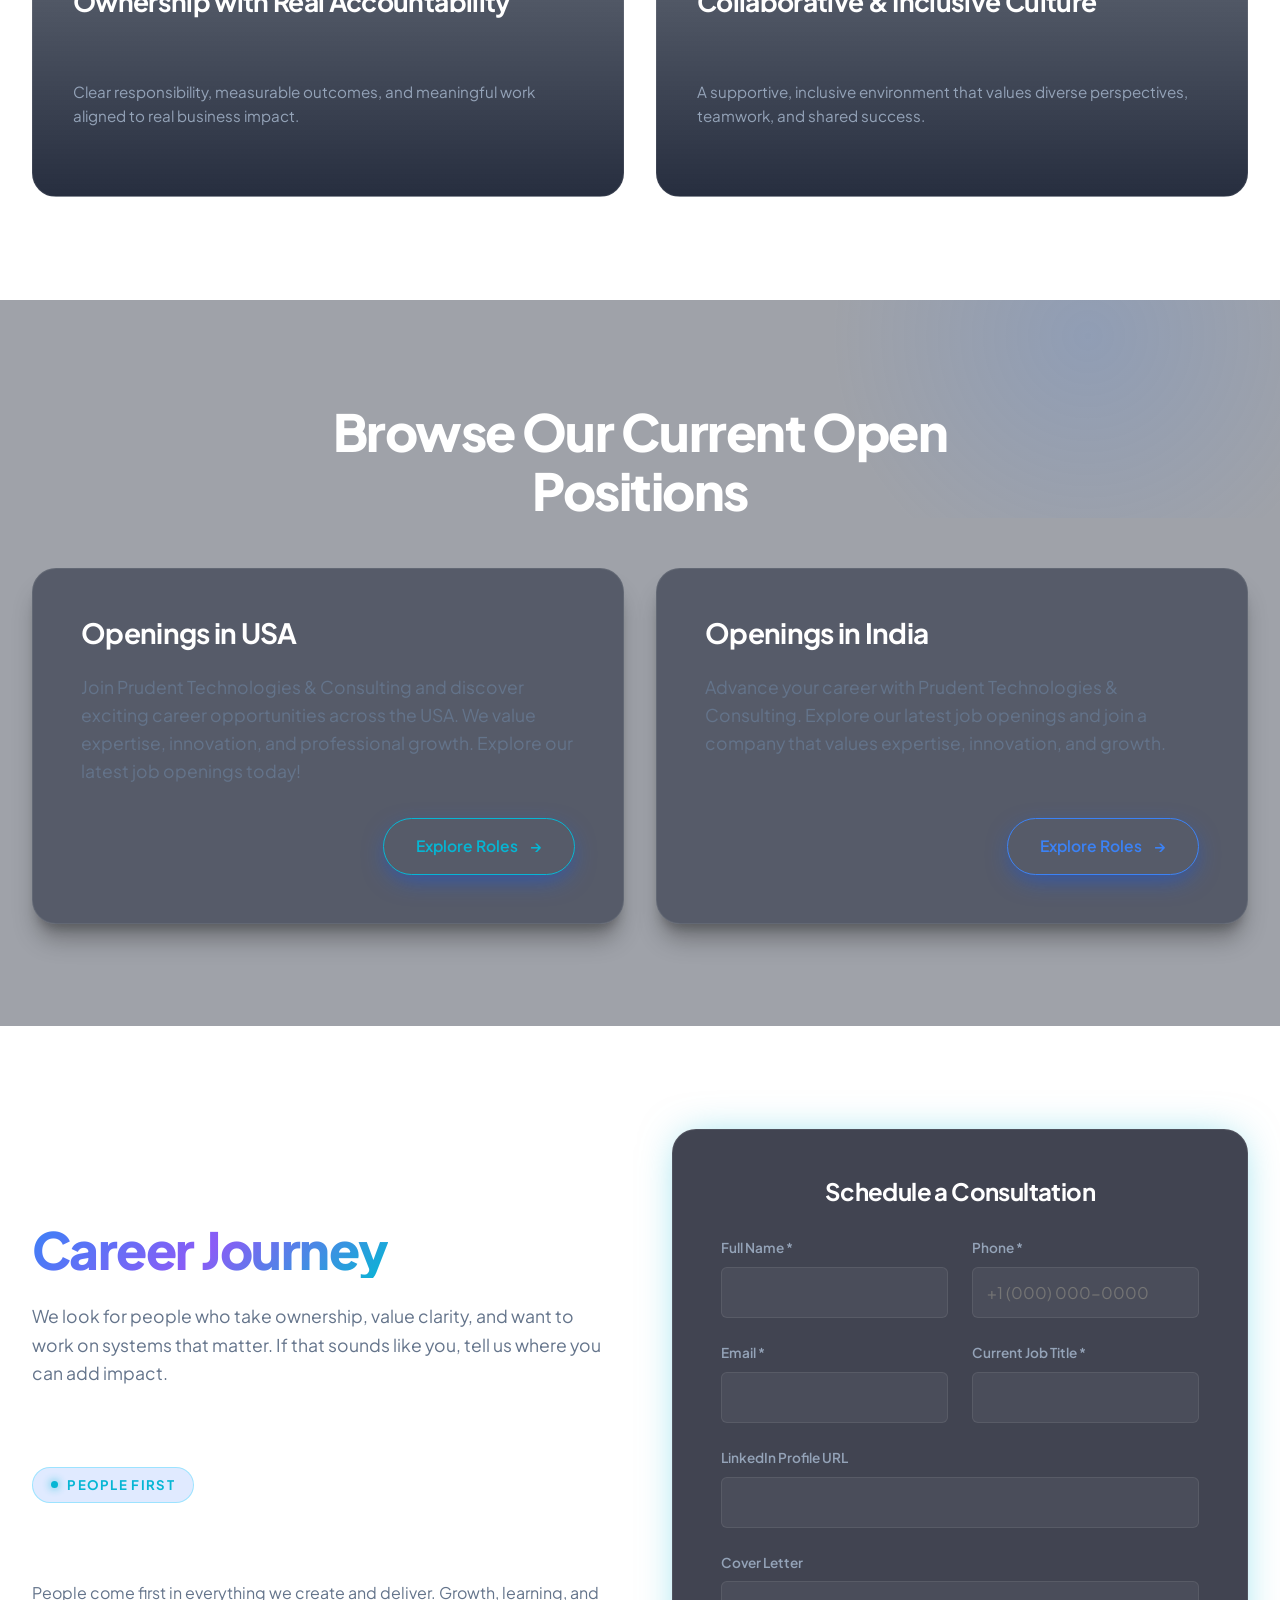
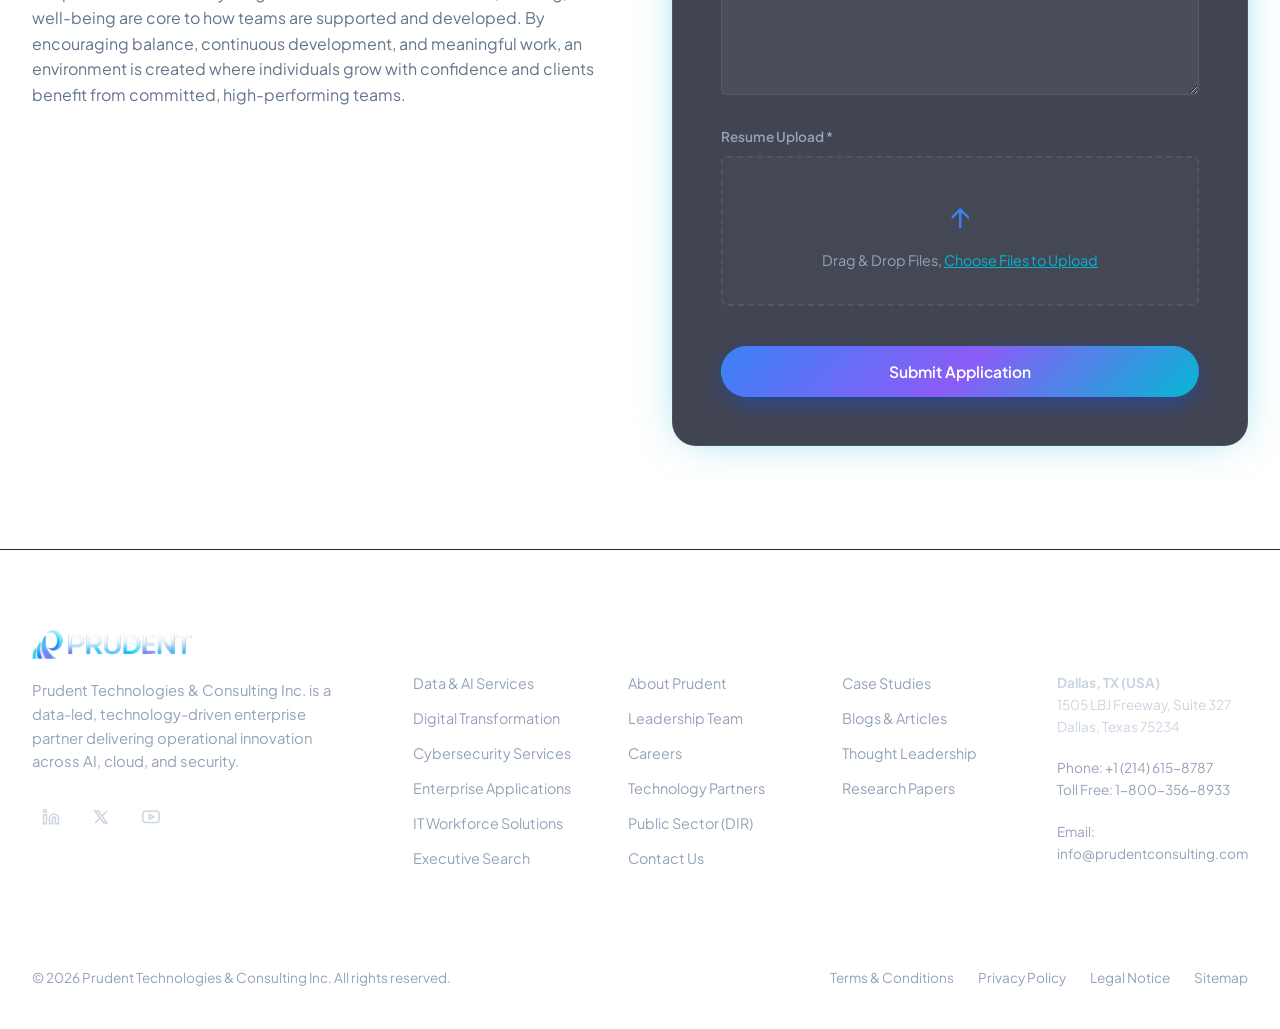
<file: careers.html>
<!DOCTYPE html>
<html lang="en">

<head>
  <meta charset="UTF-8">
  <meta name="viewport" content="width=device-width, initial-scale=1.0">
  <title>Prudent Technologies &amp; Consulting | Digital Innovation Engineered &amp; Delivered</title>
  <meta name="description"
    content="Scale Data, AI, Cloud, and Cybersecurity with Prudent, your global enterprise digital innovation partner delivering operational results for 27+ years.">

  <!-- Stylesheets (Zero JavaScript) -->
  <link rel="stylesheet" href="css/style.css">
  <link rel="stylesheet" href="css/animations.css">
  <link rel="stylesheet" href="css/responsive.css">
    <link rel="icon" type="image/x-icon" href="assets/images/favicon.ico">

</head>

<body>

  <!-- Hidden Checkbox for Mobile Navigation Toggle -->
  <input type="checkbox" id="mobile-nav-toggle" class="mobile-nav-toggle" aria-label="Toggle navigation">

  <!-- =========================================================================
       HEADER NAVIGATION (STICKY + GLASSMORPHIC + MEGA MENUS)
       ========================================================================= -->
  <header class="header-wrapper">
    <div class="container header-container">

      <!-- Brand Logo -->
      <a href="index.html" class="brand-logo" aria-label="Prudent Home">
        <img src="assets/images/prudent-logo-white.svg" alt="Prudent Technologies &amp; Consulting" width="160"
          height="38">
      </a>

      <!-- Desktop Nav & Mobile Drawer Container -->
      <div class="nav-menu-wrapper">
        <nav class="nav-menu" aria-label="Primary Navigation">
          <div class="nav-item"><a href="index.html" class="nav-link">Home</a></div>
          <div class="nav-item"><a href="public-sector.html" class="nav-link">Public Sector</a></div>

          <!-- Services Mega Item -->
          <div class="nav-item">
            <a href="services.html" class="nav-link">
              Services <span class="caret"></span>
            </a>
            <div class="mega-menu mega-menu-services">
              <div>
                <div class="mega-col-title">Core Disciplines</div>
                <div class="mega-list">
                  <a href="data-ai.html" class="mega-item-link">
                    <div class="mega-item-name">Data &amp; AI Services &rarr;</div>
                    <div class="mega-item-desc">Decision intelligence, Databricks, and scalable GenAI.</div>
                  </a>
                  <a href="digital-transformation.html" class="mega-item-link">
                    <div class="mega-item-name">Digital Transformation &rarr;</div>
                    <div class="mega-item-desc">Cloud-native engineering and modern experience platforms.</div>
                  </a>
                  <a href="cybersecurity.html" class="mega-item-link">
                    <div class="mega-item-name">Cybersecurity &amp; Resilience &rarr;</div>
                    <div class="mega-item-desc">Zero Trust, MDR, and Elite Splunk Advisory.</div>
                  </a>
                </div>
              </div>

              <div>
                <div class="mega-col-title">Enterprise &amp; Talent</div>
                <div class="mega-list">
                  <a href="enterprise-applications.html" class="mega-item-link">
                    <div class="mega-item-name">Enterprise Applications &rarr;</div>
                    <div class="mega-item-desc">ServiceNow, Salesforce, and UiPath RPA automation.</div>
                  </a>
                  <a href="workforce-solutions.html" class="mega-item-link">
                    <div class="mega-item-name">IT Workforce Solutions &rarr;</div>
                    <div class="mega-item-desc">High-caliber specialized engineering teams.</div>
                  </a>
                  <a href="executive-search.html" class="mega-item-link">
                    <div class="mega-item-name">Executive Search &rarr;</div>
                    <div class="mega-item-desc">C-suite and senior digital technology leadership.</div>
                  </a>
                </div>
              </div>

              <div>
                <div class="mega-col-title">Industry Solutions</div>
                <div class="mega-list">
                  <a href="public-sector.html" class="mega-item-link">
                    <div class="mega-item-name">Public Sector &amp; DIR &rarr;</div>
                    <div class="mega-item-desc">Texas DIR ITSAC contract vehicle &amp; civic digital impact.</div>
                  </a>
                  <a href="case-studies.html" class="mega-item-link">
                    <div class="mega-item-name">Featured Case Studies &rarr;</div>
                    <div class="mega-item-desc">Real-world results delivered across global enterprises.</div>
                  </a>
                </div>
              </div>
            </div>
          </div>

          <!-- Partners Item -->
          <div class="nav-item">
            <a href="partners.html" class="nav-link">Partners</a>
          </div>

          <!-- Company Mega Item -->
          <div class="nav-item">
            <a href="about.html" class="nav-link">
              Company <span class="caret"></span>
            </a>
            <div class="mega-menu mega-menu-company">
              <div>
                <div class="mega-col-title">About Prudent</div>
                <div class="mega-list">
                  <a href="about.html" class="mega-item-link">
                    <div class="mega-item-name">Who We Are &rarr;</div>
                    <div class="mega-item-desc">27+ years delivering digital innovation measured by outcomes.</div>
                  </a>
                  <a href="about.html#leadership" class="mega-item-link">
                    <div class="mega-item-name">Executive Leadership &rarr;</div>
                    <div class="mega-item-desc">Meet the visionaries driving Prudent's global strategy.</div>
                  </a>
                </div>
              </div>
              <div>
                <div class="mega-col-title">Culture &amp; Reach</div>
                <div class="mega-list">
                  <a href="about.html#values" class="mega-item-link">
                    <div class="mega-item-name">Our Values &rarr;</div>
                    <div class="mega-item-desc">Innovation, Inspire, and Impact across every engagement.</div>
                  </a>
                  <a href="about.html#locations" class="mega-item-link">
                    <div class="mega-item-name">Global Presence &rarr;</div>
                    <div class="mega-item-desc">Offices in USA, India, Australia, and Singapore.</div>
                  </a>
                </div>
              </div>
            </div>
          </div>

          <!-- Resources Item -->
          <div class="nav-item">
            <a href="resources.html" class="nav-link">Resources</a>
          </div>

          <!-- Careers Item -->
          <div class="nav-item">
            <a href="careers.html" class="nav-link">Careers</a>
          </div>

          <!-- Contact Link -->
          <div class="nav-item">
            <a href="contact.html" class="nav-link">Contact</a>
          </div>

        </nav>

        <!-- Right Side Nav Actions -->
        <div class="nav-actions">
          <a href="#search-modal" class="search-trigger-btn" aria-label="Open Search">
            <svg width="20" height="20" viewBox="0 0 24 24" fill="none" stroke="currentColor" stroke-width="2"
              stroke-linecap="round" stroke-linejoin="round">
              <circle cx="11" cy="11" r="8"></circle>
              <line x1="21" y1="21" x2="16.65" y2="16.65"></line>
            </svg>
          </a>
          <a href="contact.html" class="btn btn-primary">
            <span>Contact us</span>
            <span class="arrow">&rarr;</span>
          </a>
        </div>
      </div>

      <!-- Mobile Controls (Search + Hamburger) -->
      <div class="mobile-controls">
        <a href="#search-modal" class="search-trigger-btn mobile-search-btn" aria-label="Open Search">
          <svg width="22" height="22" viewBox="0 0 24 24" fill="none" stroke="currentColor" stroke-width="2"
            stroke-linecap="round" stroke-linejoin="round">
            <circle cx="11" cy="11" r="8"></circle>
            <line x1="21" y1="21" x2="16.65" y2="16.65"></line>
          </svg>
        </a>
        <label for="mobile-nav-toggle" class="hamburger-label" aria-label="Open Mobile Menu">
          <span class="hamburger-bar"></span>
          <span class="hamburger-bar"></span>
          <span class="hamburger-bar"></span>
        </label>
      </div>

    </div>
  </header>

  <!-- =========================================================================
       SEARCH OVERLAY MODAL (PURE CSS :target)
       ========================================================================= -->
  <div id="search-modal" class="search-modal">
    <div class="search-modal-content">
      <a href="#" class="search-modal-close" aria-label="Close Search" title="Close Search">
        <svg viewBox="0 0 24 24" aria-hidden="true" focusable="false">
          <path d="M6 6L18 18M18 6L6 18"></path>
        </svg>
      </a>
      <div class="search-box-wrapper">
        <span class="search-icon-inside">
          <svg width="22" height="22" viewBox="0 0 24 24" fill="none" stroke="currentColor" stroke-width="2"
            stroke-linecap="round" stroke-linejoin="round">
            <circle cx="11" cy="11" r="8"></circle>
            <line x1="21" y1="21" x2="16.65" y2="16.65"></line>
          </svg>
        </span>
        <input type="text" class="search-input" placeholder="Search services, solutions, case studies, technologies..."
          autofocus>
      </div>

      <div class="search-tags-heading">Suggested Searches</div>
      <div class="search-pills">
        <a href="data-ai.html" class="search-pill">Generative AI &amp; LLMs</a>
        <a href="cybersecurity.html" class="search-pill">Zero Trust Architecture</a>
        <a href="partners.html" class="search-pill">Splunk Advisory</a>
        <a href="enterprise-applications.html" class="search-pill">ServiceNow Workflows</a>
        <a href="digital-transformation.html" class="search-pill">Cloud Modernization</a>
        <a href="partners.html" class="search-pill">Databricks Lakehouse</a>
        <a href="workforce-solutions.html" class="search-pill">Technology Staffing</a>
        <a href="public-sector.html" class="search-pill">Texas DIR Contract</a>
      </div>

      <div class="search-tags-heading">Direct Links</div>
      <div class="search-pills">
        <a href="about.html" class="search-pill">About Us</a>
        <a href="careers.html" class="search-pill">Open Roles</a>
        <a href="case-studies.html" class="search-pill">Client Case Studies</a>
        <a href="contact.html" class="search-pill">Contact Leadership</a>
      </div>
    </div>
  </div>

  <main>
    <!-- 1. WOW Hero Section -->
    <section class="hero-section" style="min-height: 60vh; position: relative;">
      <div class="hero-glow-1"></div>
      <div class="hero-glow-2"></div>
      <div class="container hero-grid careers-hero-grid"
        style="grid-template-columns: 1fr 1fr; align-items: center; gap: 4rem;">
        <div class="hero-text-content" style="z-index: 10;">
          <div class="eyebrow-tag animate-fade-up delay-1">CAREERS</div>
          <h1 class="display-title animate-fade-up delay-2 anim-fade-up">Build What Enterprises <span
              class="text-gradient">Depend On</span></h1>
          <p class="hero-lead-text animate-fade-up delay-3">Join teams delivering mission-critical platforms across
            regulated and high-impact industries.</p>
          <div class="btn-group animate-fade-up delay-4">
            <a href="#openings" class="btn btn-primary">
              <span>Explore Open Positions</span>
              <span class="arrow">&rarr;</span>
            </a>
          </div>
        </div>
        <div class="hero-visual-frame animate-scale delay-5" style="position: relative;">
          <!-- Using a stylized CSS shape + the guy -->
          <div
            style="position: absolute; width: 100%; height: 100%; background: linear-gradient(135deg, rgba(6,182,212,0.2) 0%, rgba(59,130,246,0.1) 100%); border-radius: 24px; transform: rotate(-5deg); border: 1px solid var(--glass-border);">
          </div>
          <img src="assets/images/careers-hero.png" alt="Prudent Engineer"
            style="position: relative; z-index: 2; width: 100%; object-fit: contain; transform: scale(1.1) translateY(-20px);">
        </div>
      </div>
    </section>

    <!-- 2. Why Join Prudent (Bento Grid) -->
    <section class="section-padding" style="background: var(--bg-dark);">
      <div class="container">
        <div class="section-header-centered">
          <div class="eyebrow-tag anim-fade-up">KEY BENEFITS</div>
          <h2 class="section-title anim-fade-up">Why Join <span class="text-gradient">Prudent?</span></h2>
        </div>

        <div class="services-bento-grid" style="grid-template-columns: repeat(2, 1fr); gap: 2rem;">
          <article class="service-card animate-fade-up delay-1">
            <div class="service-icon benefit-icon" aria-hidden="true">
              <svg viewBox="0 0 24 24">
                <path d="M4 19L10 13L14 17L21 10"></path>
                <path d="M16 10H21V15"></path>
              </svg>
            </div>
            <h3 class="service-title">Work on Real Business Platforms</h3>
            <p class="service-desc">Build and scale platforms that power real enterprises and drive measurable business
              outcomes.</p>
          </article>
          <article class="service-card animate-fade-up delay-2">
            <!-- 2. Learn from Enterprise Practitioners -->
            <div class="service-icon benefit-icon" aria-hidden="true">
              <svg viewBox="0 0 24 24">
                <circle cx="12" cy="8" r="3"></circle>
                <path d="M5 20C5.8 16.7 8.2 15 12 15C15.8 15 18.2 16.7 19 20"></path>
                <path d="M19 8V5"></path>
                <path d="M17.5 6.5H20.5"></path>
              </svg>
            </div>
            <h3 class="service-title">Learn from Enterprise Practitioners</h3>
            <p class="service-desc">Grow under leaders with exceptional operational experience and enterprise delivery
              expertise.</p>
          </article>
          <article class="service-card animate-fade-up delay-3">
            <!-- 3. Ownership & Accountability -->
            <div class="service-icon benefit-icon" aria-hidden="true">
              <svg viewBox="0 0 24 24">
                <path d="M12 3L19 6V11C19 15.5 16.1 19.1 12 21C7.9 19.1 5 15.5 5 11V6L12 3Z"></path>
                <path d="M8.5 12L11 14.5L15.5 10"></path>
              </svg>
            </div>
            <h3 class="service-title">Ownership with Real Accountability</h3>
            <p class="service-desc">Clear responsibility, measurable outcomes, and meaningful work aligned to real
              business impact.</p>
          </article>
          <article class="service-card animate-fade-up delay-4">
            <!-- 4. Collaborative & Inclusive Culture -->
            <div class="service-icon benefit-icon" aria-hidden="true">
              <svg viewBox="0 0 24 24">
                <circle cx="9" cy="8" r="3"></circle>
                <circle cx="16" cy="9" r="2.5"></circle>
                <path d="M3.5 20C4.2 16.5 6 15 9 15C12 15 13.8 16.5 14.5 20"></path>
                <path d="M14 15.5C16.8 14.8 19.2 16.1 20.5 19"></path>
              </svg>
            </div>
            <h3 class="service-title">Collaborative &amp; Inclusive Culture</h3>
            <p class="service-desc">A supportive, inclusive environment that values diverse perspectives, teamwork, and
              shared success.</p>
          </article>
        </div>
      </div>
    </section>

    <!-- 3. Open Positions -->
    <section id="openings" class="section-padding careers-open-roles"
      style="background: var(--bg-dark-surface); position: relative; overflow: hidden;">
      <!-- Background mesh effect -->
      <div
        style="position: absolute; top: -20%; right: -10%; width: 50%; height: 50%; background: radial-gradient(circle, rgba(59,130,246,0.15) 0%, rgba(15,23,42,0) 70%);">
      </div>
      <div class="container" style="position: relative; z-index: 10;">
        <div class="section-header-centered" style="margin-bottom: 3rem;">
          <h2 class="section-title anim-fade-up">Browse Our Current Open Positions</h2>
        </div>

        <div style="display: grid; grid-template-columns: repeat(2, 1fr); gap: 2rem;">

          <!-- USA Card -->
          <div
            style="background: var(--bg-card); border: 1px solid var(--glass-border); border-radius: var(--radius-lg); padding: 3rem; display: flex; flex-direction: column; justify-content: space-between; transition: all 0.3s ease; box-shadow: var(--shadow-lg);"
            onmouseover="this.style.borderColor='var(--prudent-blue)'; this.style.transform='translateY(-5px)';"
            onmouseout="this.style.borderColor='var(--glass-border)'; this.style.transform='translateY(0)';">
            <div>
              <h3 style="color: var(--text-white); font-size: 1.75rem; font-weight: 700; margin-bottom: 1.5rem;">
                Openings in USA</h3>
              <p style="color: var(--text-body); font-size: 1.1rem; line-height: 1.6; margin-bottom: 2rem;">Join Prudent
                Technologies &amp; Consulting and discover exciting career opportunities across the USA. We value
                expertise, innovation, and professional growth. Explore our latest job openings today!</p>
            </div>
            <div style="text-align: right;">
              <a href="#" class="btn btn-primary"
                style="background: transparent; border: 1px solid var(--prudent-cyan); color: var(--prudent-cyan);">
                <span>Explore Roles</span>
                <span class="arrow">&rarr;</span>
              </a>
            </div>
          </div>

          <!-- India Card -->
          <div
            style="background: var(--bg-card); border: 1px solid var(--glass-border); border-radius: var(--radius-lg); padding: 3rem; display: flex; flex-direction: column; justify-content: space-between; transition: all 0.3s ease; box-shadow: var(--shadow-lg);"
            onmouseover="this.style.borderColor='var(--prudent-cyan)'; this.style.transform='translateY(-5px)';"
            onmouseout="this.style.borderColor='var(--glass-border)'; this.style.transform='translateY(0)';">
            <div>
              <h3 style="color: var(--text-white); font-size: 1.75rem; font-weight: 700; margin-bottom: 1.5rem;">
                Openings in India</h3>
              <p style="color: var(--text-body); font-size: 1.1rem; line-height: 1.6; margin-bottom: 2rem;">Advance your
                career with Prudent Technologies &amp; Consulting. Explore our latest job openings and join a company
                that values expertise, innovation, and growth.</p>
            </div>
            <div style="text-align: right;">
              <a href="#" class="btn btn-primary"
                style="background: transparent; border: 1px solid var(--prudent-blue); color: var(--prudent-blue);">
                <span>Explore Roles</span>
                <span class="arrow">&rarr;</span>
              </a>
            </div>
          </div>

        </div>
      </div>
    </section>

    <!-- 4. Start Your Career Journey (Form & Content) -->
    <section class="section-padding careers-application-section" style="background: var(--bg-dark);">
      <div class="container" style="display: grid; grid-template-columns: 1fr 1fr; gap: 4rem; align-items: start;">

        <!-- Left Content -->
        <div style="padding-top: 2rem;">
          <h2 class="section-title anim-fade-up" style="margin-bottom: 1.5rem;">Start Your <span
              class="text-gradient">Career Journey</span></h2>
          <p style="color: var(--text-body); font-size: 1.1rem; line-height: 1.6; margin-bottom: 2rem;">We look for
            people who take ownership, value clarity, and want to work on systems that matter. If that sounds like you,
            tell us where you can add impact.</p>

          <div class="eyebrow-tag anim-fade-up" style="margin-top: 3rem;">PEOPLE FIRST</div>
          <h3 style="color: var(--text-white); font-size: 2rem; font-weight: 700; margin-bottom: 1rem;">Life at Prudent
          </h3>
          <p style="color: var(--text-body); font-size: 1rem; line-height: 1.6;">People come first in everything we
            create and deliver. Growth, learning, and well-being are core to how teams are supported and developed. By
            encouraging balance, continuous development, and meaningful work, an environment is created where
            individuals grow with confidence and clients benefit from committed, high-performing teams.</p>
        </div>

        <!-- Right Form (Glassmorphism) -->
        <div class="careers-application-card"
          style="background: var(--glass-bg); backdrop-filter: blur(20px); -webkit-backdrop-filter: blur(20px); border: 1px solid var(--glass-border); border-radius: var(--radius-lg); padding: 3rem; box-shadow: var(--shadow-glow-cyan);">
          <h3
            style="color: var(--text-white); font-size: 1.5rem; font-weight: 700; margin-bottom: 2rem; text-align: center;">
            Schedule a Consultation</h3>

          <form class="careers-application-form" style="display: flex; flex-direction: column; gap: 1.5rem;">
            <div style="display: grid; grid-template-columns: 1fr 1fr; gap: 1.5rem;">
              <div>
                <label
                  style="display: block; font-size: 0.85rem; font-weight: 600; color: var(--text-muted); margin-bottom: 0.5rem;">Full
                  Name *</label>
                <input type="text"
                  style="width: 100%; padding: 0.875rem; border-radius: 6px; border: 1px solid var(--glass-border); background: rgba(255,255,255,0.05); color: var(--text-white); outline: none; transition: border-color 0.3s;"
                  onfocus="this.style.borderColor='var(--prudent-cyan)'"
                  onblur="this.style.borderColor='var(--glass-border)'">
              </div>
              <div>
                <label
                  style="display: block; font-size: 0.85rem; font-weight: 600; color: var(--text-muted); margin-bottom: 0.5rem;">Phone
                  *</label>
                <input type="text" placeholder="+1 (000) 000-0000"
                  style="width: 100%; padding: 0.875rem; border-radius: 6px; border: 1px solid var(--glass-border); background: rgba(255,255,255,0.05); color: var(--text-white); outline: none; transition: border-color 0.3s;"
                  onfocus="this.style.borderColor='var(--prudent-cyan)'"
                  onblur="this.style.borderColor='var(--glass-border)'">
              </div>
              <div>
                <label
                  style="display: block; font-size: 0.85rem; font-weight: 600; color: var(--text-muted); margin-bottom: 0.5rem;">Email
                  *</label>
                <input type="email"
                  style="width: 100%; padding: 0.875rem; border-radius: 6px; border: 1px solid var(--glass-border); background: rgba(255,255,255,0.05); color: var(--text-white); outline: none; transition: border-color 0.3s;"
                  onfocus="this.style.borderColor='var(--prudent-cyan)'"
                  onblur="this.style.borderColor='var(--glass-border)'">
              </div>
              <div>
                <label
                  style="display: block; font-size: 0.85rem; font-weight: 600; color: var(--text-muted); margin-bottom: 0.5rem;">Current
                  Job Title *</label>
                <input type="text"
                  style="width: 100%; padding: 0.875rem; border-radius: 6px; border: 1px solid var(--glass-border); background: rgba(255,255,255,0.05); color: var(--text-white); outline: none; transition: border-color 0.3s;"
                  onfocus="this.style.borderColor='var(--prudent-cyan)'"
                  onblur="this.style.borderColor='var(--glass-border)'">
              </div>
            </div>

            <div>
              <label
                style="display: block; font-size: 0.85rem; font-weight: 600; color: var(--text-muted); margin-bottom: 0.5rem;">LinkedIn
                Profile URL</label>
              <input type="url"
                style="width: 100%; padding: 0.875rem; border-radius: 6px; border: 1px solid var(--glass-border); background: rgba(255,255,255,0.05); color: var(--text-white); outline: none; transition: border-color 0.3s;"
                onfocus="this.style.borderColor='var(--prudent-cyan)'"
                onblur="this.style.borderColor='var(--glass-border)'">
            </div>

            <div>
              <label
                style="display: block; font-size: 0.85rem; font-weight: 600; color: var(--text-muted); margin-bottom: 0.5rem;">Cover
                Letter</label>
              <textarea rows="4"
                style="width: 100%; padding: 0.875rem; border-radius: 6px; border: 1px solid var(--glass-border); background: rgba(255,255,255,0.05); color: var(--text-white); outline: none; transition: border-color 0.3s; resize: vertical;"
                onfocus="this.style.borderColor='var(--prudent-cyan)'"
                onblur="this.style.borderColor='var(--glass-border)'"></textarea>
            </div>

            <div>
              <label
                style="display: block; font-size: 0.85rem; font-weight: 600; color: var(--text-muted); margin-bottom: 0.5rem;">Resume
                Upload *</label>
              <div
                style="border: 2px dashed var(--glass-border); border-radius: 6px; padding: 2rem; text-align: center; background: rgba(255,255,255,0.02); transition: all 0.3s; cursor: pointer;"
                onmouseover="this.style.borderColor='var(--prudent-cyan)'; this.style.background='rgba(6,182,212,0.05)';"
                onmouseout="this.style.borderColor='var(--glass-border)'; this.style.background='rgba(255,255,255,0.02)';">
                <div style="font-size: 2rem; margin-bottom: 0.5rem; color: var(--prudent-blue);">↑</div>
                <p style="color: var(--text-muted); font-size: 0.9rem;">Drag &amp; Drop Files, <span
                    style="color: var(--prudent-cyan); text-decoration: underline;">Choose Files to Upload</span></p>
              </div>
            </div>

            <button type="button" class="btn btn-primary"
              style="align-self: flex-start; margin-top: 1rem; width: 100%; justify-content: center;">
              <span>Submit Application</span>
            </button>
          </form>
        </div>

      </div>
    </section>
  </main>

  <!-- =========================================================================
       ENTERPRISE FOOTER
       ========================================================================= -->
  <footer class="footer-wrapper">
    <div class="container">
      <div class="footer-grid">

        <!-- Brand & Description -->
        <div class="footer-brand">
          <a href="index.html" aria-label="Prudent Home">
            <img src="assets/images/prudent-logo-white.svg" alt="Prudent" width="160" height="38">
          </a>
          <p>
            Prudent Technologies &amp; Consulting Inc. is a data-led, technology-driven enterprise partner delivering
            operational innovation across AI, cloud, and security.
          </p>
          <div class="footer-social-links">
            <a href="https://linkedin.com" target="_blank" rel="noopener noreferrer" class="footer-social-btn"
              aria-label="LinkedIn">
              <svg width="18" height="18" viewBox="0 0 24 24" fill="none" stroke="currentColor" stroke-width="2">
                <path d="M16 8a6 6 0 0 1 6 6v7h-4v-7a2 2 0 0 0-2-2 2 2 0 0 0-2 2v7h-4v-7a6 6 0 0 1 6-6z"></path>
                <rect x="2" y="9" width="4" height="12"></rect>
                <circle cx="4" cy="4" r="2"></circle>
              </svg>
            </a>
            <a href="https://twitter.com" target="_blank" rel="noopener noreferrer" class="footer-social-btn"
              aria-label="X / Twitter">
              <svg width="18" height="18" viewBox="0 0 24 24" fill="none" stroke="currentColor" stroke-width="2">
                <path d="M4 4l11.733 16h4.267l-11.733 -16z"></path>
                <path d="M4 20l6.768 -6.768m2.46 -2.46l6.772 -6.772"></path>
              </svg>
            </a>
            <a href="https://youtube.com" target="_blank" rel="noopener noreferrer" class="footer-social-btn"
              aria-label="YouTube">
              <svg width="18" height="18" viewBox="0 0 24 24" fill="none" stroke="currentColor" stroke-width="2">
                <path
                  d="M22.54 6.42a2.78 2.78 0 0 0-1.94-2C18.88 4 12 4 12 4s-6.88 0-8.6.46a2.78 2.78 0 0 0-1.94 2A29 29 0 0 0 1 11.75a29 29 0 0 0 .46 5.33A2.78 2.78 0 0 0 3.4 19c1.72.46 8.6.46 8.6.46s6.88 0 8.6-.46a2.78 2.78 0 0 0 1.94-2 29 29 0 0 0 .46-5.25 29 29 0 0 0-.46-5.33z">
                </path>
                <polygon points="9.75 15.02 15.5 11.75 9.75 8.48 9.75 15.02"></polygon>
              </svg>
            </a>
          </div>
        </div>

        <!-- Col 1: Services -->
        <div>
          <div class="footer-col-title">Services</div>
          <div class="footer-links-list">
            <a href="data-ai.html" class="footer-link">Data &amp; AI Services</a>
            <a href="digital-transformation.html" class="footer-link">Digital Transformation</a>
            <a href="cybersecurity.html" class="footer-link">Cybersecurity Services</a>
            <a href="enterprise-applications.html" class="footer-link">Enterprise Applications</a>
            <a href="workforce-solutions.html" class="footer-link">IT Workforce Solutions</a>
            <a href="executive-search.html" class="footer-link">Executive Search</a>
          </div>
        </div>

        <!-- Col 2: Company -->
        <div>
          <div class="footer-col-title">Company</div>
          <div class="footer-links-list">
            <a href="about.html" class="footer-link">About Prudent</a>
            <a href="about.html#leadership" class="footer-link">Leadership Team</a>
            <a href="careers.html" class="footer-link">Careers</a>
            <a href="partners.html" class="footer-link">Technology Partners</a>
            <a href="public-sector.html" class="footer-link">Public Sector (DIR)</a>
            <a href="contact.html" class="footer-link">Contact Us</a>
          </div>
        </div>

        <!-- Col 3: Resources -->
        <div>
          <div class="footer-col-title">Resources</div>
          <div class="footer-links-list">
            <a href="case-studies.html" class="footer-link">Case Studies</a>
            <a href="resources.html" class="footer-link">Blogs &amp; Articles</a>
            <a href="resources.html#insights" class="footer-link">Thought Leadership</a>
            <a href="resources.html#whitepapers" class="footer-link">Research Papers</a>
          </div>
        </div>

        <!-- Col 4: Global HQ -->
        <div>
          <div class="footer-col-title">Headquarters</div>
          <div class="footer-links-list" style="font-size: 0.85rem; line-height: 1.6;">
            <p style="color: #CBD5E1; margin-bottom: 0.5rem;">
              <strong>Dallas, TX (USA)</strong><br>
              1505 LBJ Freeway, Suite 327<br>
              Dallas, Texas 75234
            </p>
            <p style="color: #94A3B8; margin-bottom: 0.5rem;">
              Phone: +1 (214) 615-8787<br>
              Toll Free: 1-800-356-8933
            </p>
            <p style="color: #94A3B8;">
              Email: info@prudentconsulting.com
            </p>
          </div>
        </div>

      </div>

      <!-- Footer Bottom -->
      <div class="footer-bottom">
        <div>
          &copy; 2026 Prudent Technologies &amp; Consulting Inc. All rights reserved.
        </div>
        <div class="footer-legal-links">
          <a href="contact.html">Terms &amp; Conditions</a>
          <a href="contact.html">Privacy Policy</a>
          <a href="contact.html">Legal Notice</a>
          <a href="contact.html">Sitemap</a>
        </div>
      </div>
    </div>
  </footer>

  <script src="js/bg-animation.js" defer></script>
</body>

</html>
</file>
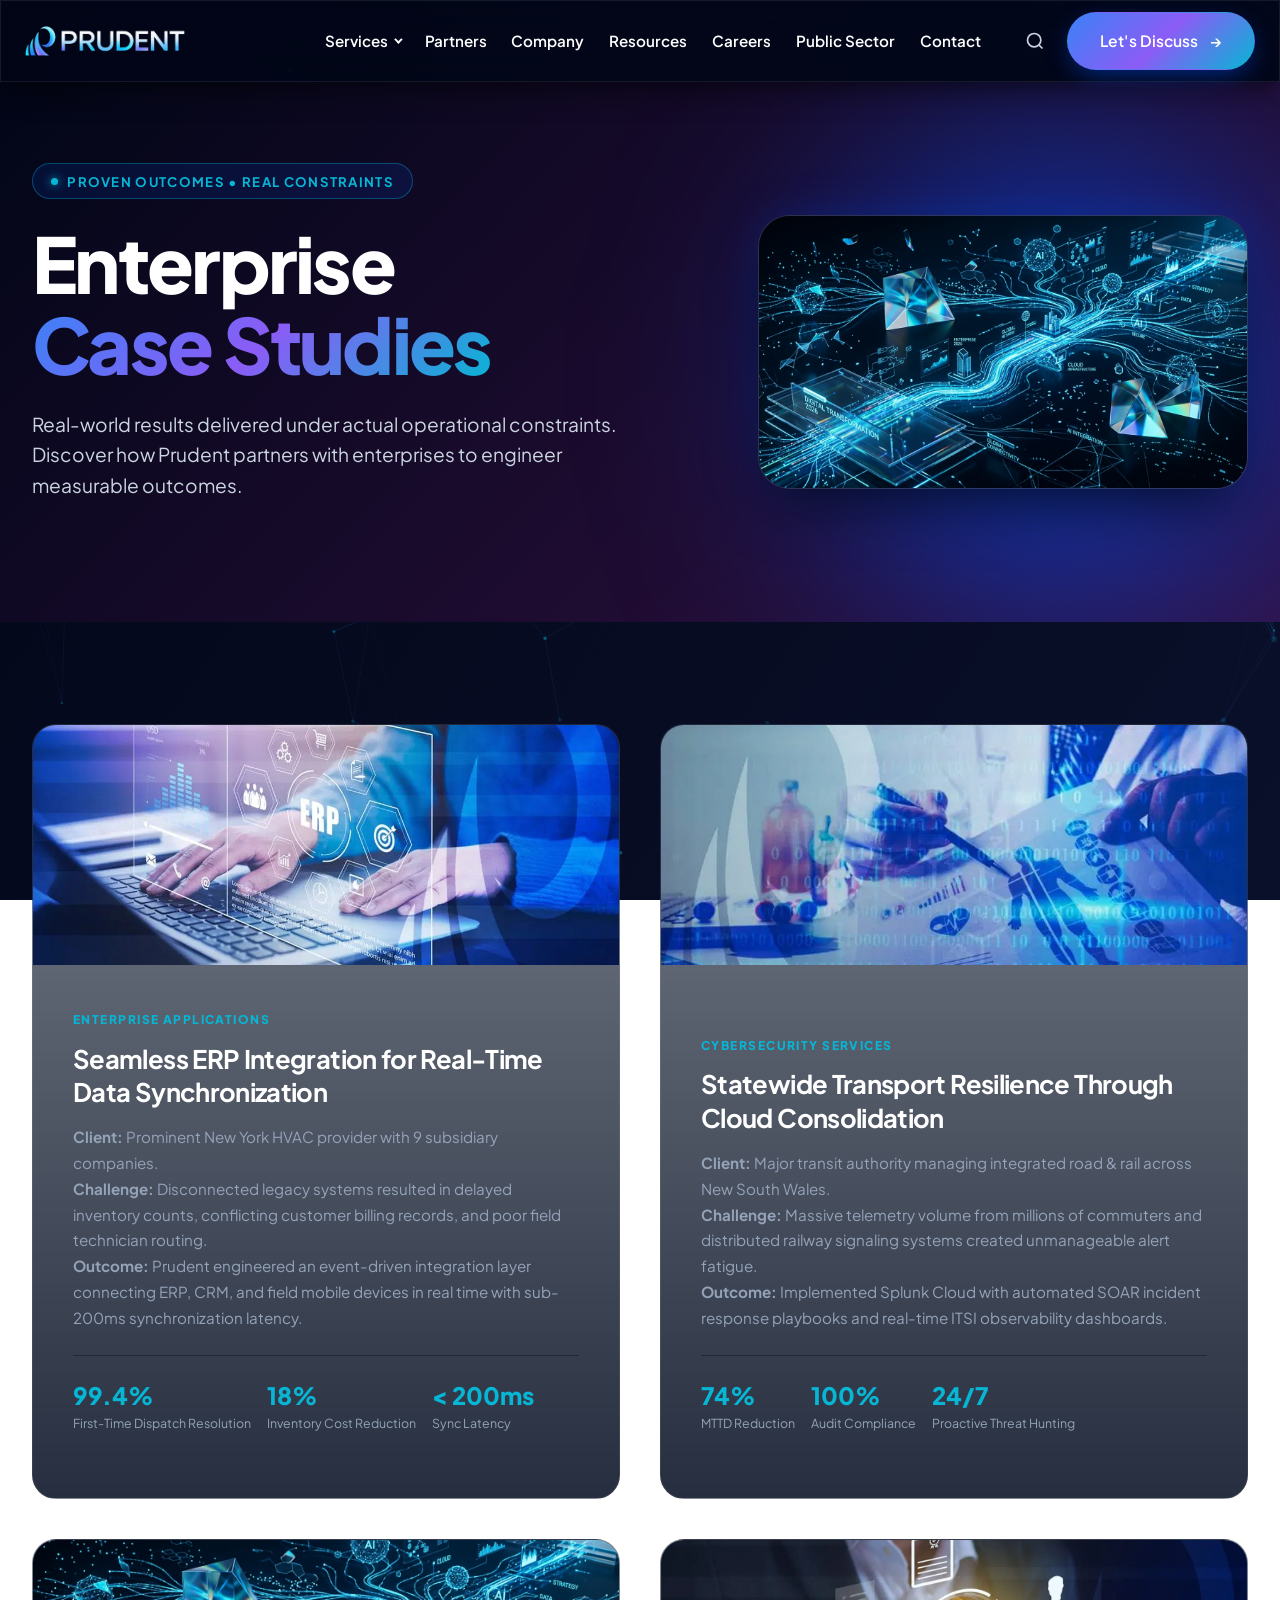
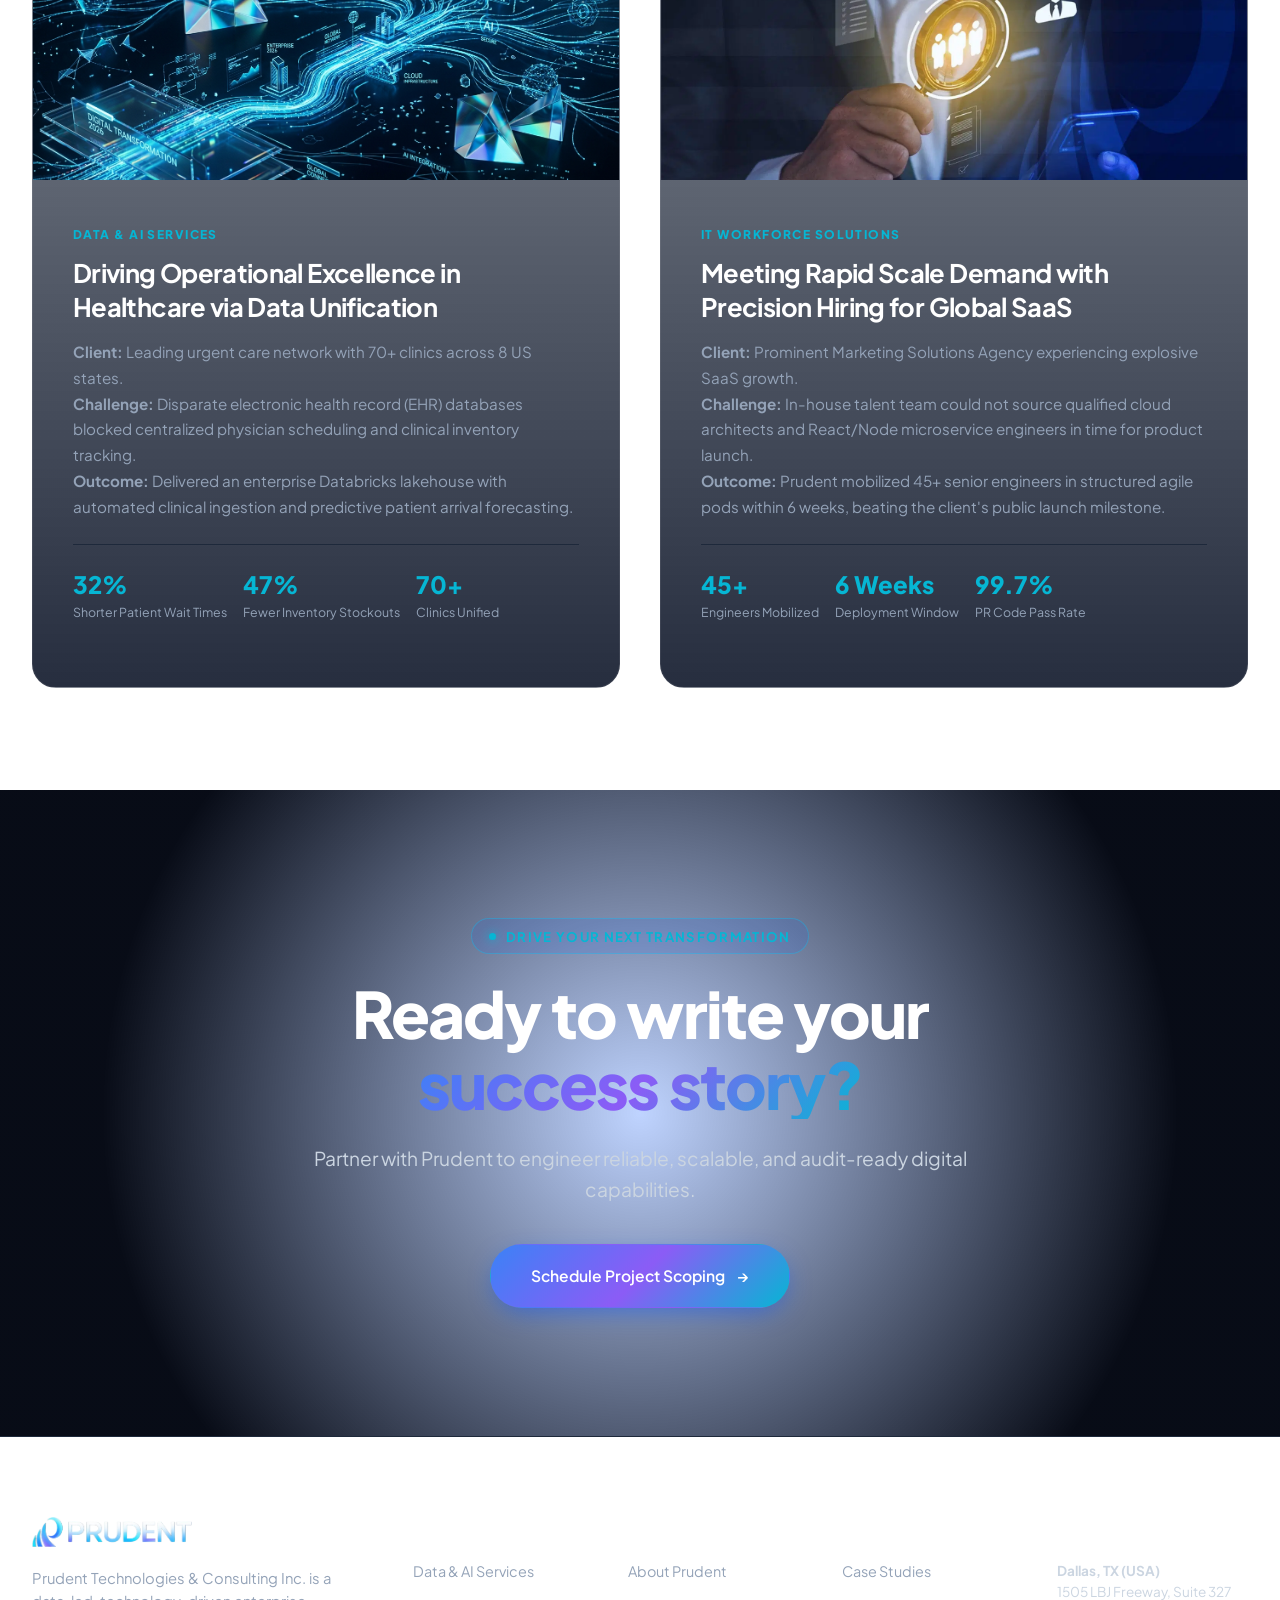
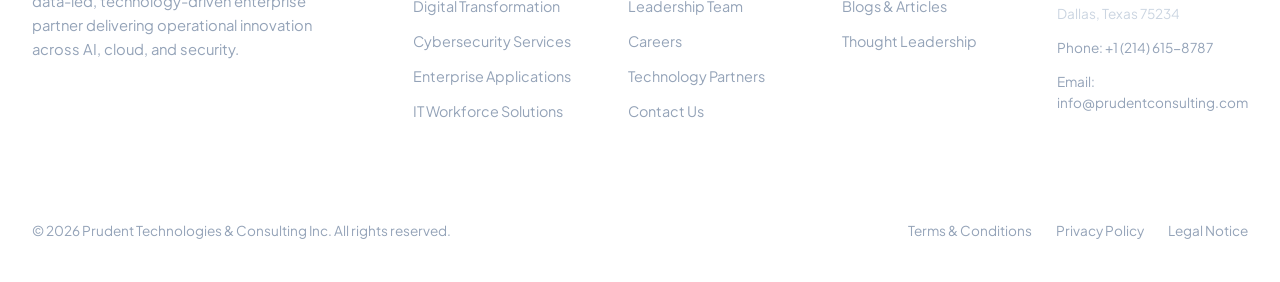
<file: case-studies.html>
<!DOCTYPE html>
<html lang="en">
<head>
  <meta charset="UTF-8">
  <meta name="viewport" content="width=device-width, initial-scale=1.0">
  <title>Enterprise Case Studies | Real-World Impact | Prudent</title>
  <meta name="description" content="Discover how Prudent delivers measurable business outcomes across healthcare, transportation, finance, and public sector enterprises.">
  
  <link rel="stylesheet" href="css/style.css">
  <link rel="stylesheet" href="css/animations.css">
  <link rel="stylesheet" href="css/responsive.css">
    <link rel="icon" type="image/x-icon" href="assets/images/favicon.ico">

</head>
<body>

  <input type="checkbox" id="mobile-nav-toggle" class="mobile-nav-toggle" aria-label="Toggle navigation">

  <!-- HEADER -->
  <header class="header-wrapper">
    <div class="container header-container">
      <a href="index.html" class="brand-logo" aria-label="Prudent Home">
        <img src="assets/images/prudent-logo-white.svg" alt="Prudent" width="160" height="38">
      </a>

      <div class="nav-menu-wrapper">
        <nav class="nav-menu" aria-label="Primary Navigation">
          <div class="nav-item">
            <a href="services.html" class="nav-link">Services <span class="caret"></span></a>
            <div class="mega-menu mega-menu-services">
              <div>
                <div class="mega-col-title">Core Disciplines</div>
                <div class="mega-list">
                  <a href="data-ai.html" class="mega-item-link">
                    <div class="mega-item-name">Data &amp; AI Services &rarr;</div>
                    <div class="mega-item-desc">Decision intelligence, Databricks, and scalable GenAI.</div>
                  </a>
                  <a href="digital-transformation.html" class="mega-item-link">
                    <div class="mega-item-name">Digital Transformation &rarr;</div>
                    <div class="mega-item-desc">Cloud-native engineering and modern experience platforms.</div>
                  </a>
                  <a href="cybersecurity.html" class="mega-item-link">
                    <div class="mega-item-name">Cybersecurity &amp; Resilience &rarr;</div>
                    <div class="mega-item-desc">Zero Trust, MDR, and Elite Splunk Advisory.</div>
                  </a>
                </div>
              </div>
              <div>
                <div class="mega-col-title">Enterprise &amp; Talent</div>
                <div class="mega-list">
                  <a href="enterprise-applications.html" class="mega-item-link">
                    <div class="mega-item-name">Enterprise Applications &rarr;</div>
                    <div class="mega-item-desc">ServiceNow, Salesforce, and UiPath RPA automation.</div>
                  </a>
                  <a href="workforce-solutions.html" class="mega-item-link">
                    <div class="mega-item-name">IT Workforce Solutions &rarr;</div>
                    <div class="mega-item-desc">High-caliber specialized engineering teams.</div>
                  </a>
                  <a href="executive-search.html" class="mega-item-link">
                    <div class="mega-item-name">Executive Search &rarr;</div>
                    <div class="mega-item-desc">C-suite and senior digital technology leadership.</div>
                  </a>
                </div>
              </div>
              <div>
                <div class="mega-col-title">Industry Solutions</div>
                <div class="mega-list">
                  <a href="public-sector.html" class="mega-item-link">
                    <div class="mega-item-name">Public Sector &amp; DIR &rarr;</div>
                    <div class="mega-item-desc">Texas DIR ITSAC contract vehicle &amp; civic digital impact.</div>
                  </a>
                  <a href="case-studies.html" class="mega-item-link">
                    <div class="mega-item-name">Featured Case Studies &rarr;</div>
                    <div class="mega-item-desc">Real-world results delivered across global enterprises.</div>
                  </a>
                </div>
              </div>
            </div>
          </div>

          <div class="nav-item"><a href="partners.html" class="nav-link">Partners</a></div>
          <div class="nav-item"><a href="about.html" class="nav-link">Company</a></div>
          <div class="nav-item"><a href="resources.html" class="nav-link">Resources</a></div>
          <div class="nav-item"><a href="careers.html" class="nav-link">Careers</a></div>
          <div class="nav-item"><a href="public-sector.html" class="nav-link">Public Sector</a></div>
          <div class="nav-item"><a href="contact.html" class="nav-link">Contact</a></div>
        </nav>

        <div class="nav-actions">
          <a href="#search-modal" class="search-trigger-btn" aria-label="Open Search">
            <svg width="20" height="20" viewBox="0 0 24 24" fill="none" stroke="currentColor" stroke-width="2"><circle cx="11" cy="11" r="8"></circle><line x1="21" y1="21" x2="16.65" y2="16.65"></line></svg>
          </a>
          <a href="contact.html" class="btn btn-primary">
            <span>Let's Discuss</span>
            <span class="arrow">&rarr;</span>
          </a>
        </div>
      </div>

      <label for="mobile-nav-toggle" class="hamburger-label" aria-label="Open Mobile Menu">
        <span class="hamburger-bar"></span>
        <span class="hamburger-bar"></span>
        <span class="hamburger-bar"></span>
      </label>
    </div>
  </header>

  <!-- SEARCH MODAL -->
  <div id="search-modal" class="search-modal">
    <div class="search-modal-content">
      <a href="#" class="search-modal-close" aria-label="Close Search" title="Close Search">
        <svg viewBox="0 0 24 24" aria-hidden="true" focusable="false">
          <path d="M6 6L18 18M18 6L6 18"></path>
        </svg>
      </a>
      <div class="search-box-wrapper">
        <input type="text" class="search-input" placeholder="Search case studies, clients, industries, results..." autofocus>
      </div>
    </div>
  </div>

  <main>
    <!-- HERO -->
    <section class="hero-section" style="min-height: 60vh;">
      <div class="hero-glow-1"></div>
      <div class="container hero-grid">
        <div class="hero-text-content">
          <div class="eyebrow-tag animate-fade-up delay-1">Proven Outcomes &bull; Real Constraints</div>
          <h1 class="display-title animate-fade-up delay-2 anim-fade-up">
            Enterprise <br>
            <span class="text-gradient">Case Studies</span>
          </h1>
          <p class="hero-lead-text animate-fade-up delay-3">
            Real-world results delivered under actual operational constraints. Discover how Prudent partners with enterprises to engineer measurable outcomes.
          </p>
        </div>

        <div class="hero-visual-frame animate-scale delay-5">
          <img src="assets/images/hero-ai-network.jpg" alt="Prudent Proven Case Studies" class="hero-visual-img animate-hero-bg">
        </div>
      </div>
    </section>

    <!-- CASE STUDIES GRID -->
    <section class="section-padding" style="background: var(--bg-dark);">
      <div class="container">
        
        <div style="display: grid; grid-template-columns: repeat(2, 1fr); gap: 2.5rem;">
          
          <!-- Study 1: ERP -->
          <article id="erp" class="service-card anim-fade-up anim-delay-2" style="padding: 0; overflow: hidden;">
            <div style="height: 240px; overflow: hidden;">
              <img src="assets/images/cases/case-enterprise.png" alt="HVAC ERP Integration" style="width: 100%; height: 100%; object-fit: cover;">
            </div>
            <div style="padding: 2.5rem;">
              <div class="service-tag">Enterprise Applications</div>
              <h2 style="font-size: 1.6rem; color: #FFFFFF; line-height: 1.3; margin-bottom: 1rem;">
                Seamless ERP Integration for Real-Time Data Synchronization
              </h2>
              <p style="color: var(--text-muted); font-size: 0.95rem; line-height: 1.7; margin-bottom: 1.5rem;">
                <strong>Client:</strong> Prominent New York HVAC provider with 9 subsidiary companies.<br>
                <strong>Challenge:</strong> Disconnected legacy systems resulted in delayed inventory counts, conflicting customer billing records, and poor field technician routing.<br>
                <strong>Outcome:</strong> Prudent engineered an event-driven integration layer connecting ERP, CRM, and field mobile devices in real time with sub-200ms synchronization latency.
              </p>
              <div style="display: flex; gap: 1rem; flex-wrap: wrap; margin-bottom: 1.5rem; border-top: 1px solid var(--border-dark); padding-top: 1.25rem;">
                <div>
                  <span style="font-size: 1.5rem; font-weight: 800; color: var(--prudent-cyan);">99.4%</span>
                  <div style="font-size: 0.775rem; color: var(--text-muted);">First-Time Dispatch Resolution</div>
                </div>
                <div>
                  <span style="font-size: 1.5rem; font-weight: 800; color: var(--prudent-cyan);">18%</span>
                  <div style="font-size: 0.775rem; color: var(--text-muted);">Inventory Cost Reduction</div>
                </div>
                <div>
                  <span style="font-size: 1.5rem; font-weight: 800; color: var(--prudent-cyan);">&lt; 200ms</span>
                  <div style="font-size: 0.775rem; color: var(--text-muted);">Sync Latency</div>
                </div>
              </div>
            </div>
          </article>

          <!-- Study 2: Transport Cybersecurity -->
          <article id="transport" class="service-card anim-fade-up anim-delay-2" style="padding: 0; overflow: hidden;">
            <div style="height: 240px; overflow: hidden;">
              <img src="assets/images/cases/case-cybersecurity.png" alt="Transport Authority Cyber Resilience" style="width: 100%; height: 100%; object-fit: cover;">
            </div>
            <div style="padding: 2.5rem;">
              <div class="service-tag">Cybersecurity Services</div>
              <h2 style="font-size: 1.6rem; color: #FFFFFF; line-height: 1.3; margin-bottom: 1rem;">
                Statewide Transport Resilience Through Cloud Consolidation
              </h2>
              <p style="color: var(--text-muted); font-size: 0.95rem; line-height: 1.7; margin-bottom: 1.5rem;">
                <strong>Client:</strong> Major transit authority managing integrated road &amp; rail across New South Wales.<br>
                <strong>Challenge:</strong> Massive telemetry volume from millions of commuters and distributed railway signaling systems created unmanageable alert fatigue.<br>
                <strong>Outcome:</strong> Implemented Splunk Cloud with automated SOAR incident response playbooks and real-time ITSI observability dashboards.
              </p>
              <div style="display: flex; gap: 1rem; flex-wrap: wrap; margin-bottom: 1.5rem; border-top: 1px solid var(--border-dark); padding-top: 1.25rem;">
                <div>
                  <span style="font-size: 1.5rem; font-weight: 800; color: var(--prudent-cyan);">74%</span>
                  <div style="font-size: 0.775rem; color: var(--text-muted);">MTTD Reduction</div>
                </div>
                <div>
                  <span style="font-size: 1.5rem; font-weight: 800; color: var(--prudent-cyan);">100%</span>
                  <div style="font-size: 0.775rem; color: var(--text-muted);">Audit Compliance</div>
                </div>
                <div>
                  <span style="font-size: 1.5rem; font-weight: 800; color: var(--prudent-cyan);">24/7</span>
                  <div style="font-size: 0.775rem; color: var(--text-muted);">Proactive Threat Hunting</div>
                </div>
              </div>
            </div>
          </article>

          <!-- Study 3: Healthcare Data & AI -->
          <article id="healthcare" class="service-card anim-fade-up anim-delay-2" style="padding: 0; overflow: hidden;">
            <div style="height: 240px; overflow: hidden;">
              <img src="assets/images/hero-ai-network.jpg" alt="Healthcare Analytics Data Unification" style="width: 100%; height: 100%; object-fit: cover;">
            </div>
            <div style="padding: 2.5rem;">
              <div class="service-tag">Data &amp; AI Services</div>
              <h2 style="font-size: 1.6rem; color: #FFFFFF; line-height: 1.3; margin-bottom: 1rem;">
                Driving Operational Excellence in Healthcare via Data Unification
              </h2>
              <p style="color: var(--text-muted); font-size: 0.95rem; line-height: 1.7; margin-bottom: 1.5rem;">
                <strong>Client:</strong> Leading urgent care network with 70+ clinics across 8 US states.<br>
                <strong>Challenge:</strong> Disparate electronic health record (EHR) databases blocked centralized physician scheduling and clinical inventory tracking.<br>
                <strong>Outcome:</strong> Delivered an enterprise Databricks lakehouse with automated clinical ingestion and predictive patient arrival forecasting.
              </p>
              <div style="display: flex; gap: 1rem; flex-wrap: wrap; margin-bottom: 1.5rem; border-top: 1px solid var(--border-dark); padding-top: 1.25rem;">
                <div>
                  <span style="font-size: 1.5rem; font-weight: 800; color: var(--prudent-cyan);">32%</span>
                  <div style="font-size: 0.775rem; color: var(--text-muted);">Shorter Patient Wait Times</div>
                </div>
                <div>
                  <span style="font-size: 1.5rem; font-weight: 800; color: var(--prudent-cyan);">47%</span>
                  <div style="font-size: 0.775rem; color: var(--text-muted);">Fewer Inventory Stockouts</div>
                </div>
                <div>
                  <span style="font-size: 1.5rem; font-weight: 800; color: var(--prudent-cyan);">70+</span>
                  <div style="font-size: 0.775rem; color: var(--text-muted);">Clinics Unified</div>
                </div>
              </div>
            </div>
          </article>

          <!-- Study 4: IT Workforce Solutions -->
          <article id="workforce" class="service-card anim-fade-up anim-delay-2" style="padding: 0; overflow: hidden;">
            <div style="height: 240px; overflow: hidden;">
              <img src="assets/images/cases/case-workforce.png" alt="Marketing SaaS Talent Surge" style="width: 100%; height: 100%; object-fit: cover;">
            </div>
            <div style="padding: 2.5rem;">
              <div class="service-tag">IT Workforce Solutions</div>
              <h2 style="font-size: 1.6rem; color: #FFFFFF; line-height: 1.3; margin-bottom: 1rem;">
                Meeting Rapid Scale Demand with Precision Hiring for Global SaaS
              </h2>
              <p style="color: var(--text-muted); font-size: 0.95rem; line-height: 1.7; margin-bottom: 1.5rem;">
                <strong>Client:</strong> Prominent Marketing Solutions Agency experiencing explosive SaaS growth.<br>
                <strong>Challenge:</strong> In-house talent team could not source qualified cloud architects and React/Node microservice engineers in time for product launch.<br>
                <strong>Outcome:</strong> Prudent mobilized 45+ senior engineers in structured agile pods within 6 weeks, beating the client's public launch milestone.
              </p>
              <div style="display: flex; gap: 1rem; flex-wrap: wrap; margin-bottom: 1.5rem; border-top: 1px solid var(--border-dark); padding-top: 1.25rem;">
                <div>
                  <span style="font-size: 1.5rem; font-weight: 800; color: var(--prudent-cyan);">45+</span>
                  <div style="font-size: 0.775rem; color: var(--text-muted);">Engineers Mobilized</div>
                </div>
                <div>
                  <span style="font-size: 1.5rem; font-weight: 800; color: var(--prudent-cyan);">6 Weeks</span>
                  <div style="font-size: 0.775rem; color: var(--text-muted);">Deployment Window</div>
                </div>
                <div>
                  <span style="font-size: 1.5rem; font-weight: 800; color: var(--prudent-cyan);">99.7%</span>
                  <div style="font-size: 0.775rem; color: var(--text-muted);">PR Code Pass Rate</div>
                </div>
              </div>
            </div>
          </article>

        </div>
      </div>
    </section>

    <!-- FINAL CTA -->
    <section class="cta-section">
      <div class="container cta-box">
        <div class="eyebrow-tag anim-fade-up">Drive Your Next Transformation</div>
        <h2 class="cta-heading">Ready to write your <br><span class="text-gradient">success story?</span></h2>
        <p class="cta-subtext">Partner with Prudent to engineer reliable, scalable, and audit-ready digital capabilities.</p>
        <div class="btn-group" style="justify-content: center;">
          <a href="contact.html" class="btn btn-primary" style="padding: 1.15rem 2.5rem;">
            <span>Schedule Project Scoping</span>
            <span class="arrow">&rarr;</span>
          </a>
        </div>
      </div>
    </section>
  </main>

  <!-- FOOTER -->
  <footer class="footer-wrapper">
    <div class="container">
      <div class="footer-grid">
        <div class="footer-brand">
          <a href="index.html"><img src="assets/images/prudent-logo-white.svg" alt="Prudent" width="160" height="38"></a>
          <p>Prudent Technologies &amp; Consulting Inc. is a data-led, technology-driven enterprise partner delivering operational innovation across AI, cloud, and security.</p>
        </div>
        <div>
          <div class="footer-col-title">Services</div>
          <div class="footer-links-list">
            <a href="data-ai.html" class="footer-link">Data &amp; AI Services</a>
            <a href="digital-transformation.html" class="footer-link">Digital Transformation</a>
            <a href="cybersecurity.html" class="footer-link">Cybersecurity Services</a>
            <a href="enterprise-applications.html" class="footer-link">Enterprise Applications</a>
            <a href="workforce-solutions.html" class="footer-link">IT Workforce Solutions</a>
          </div>
        </div>
        <div>
          <div class="footer-col-title">Company</div>
          <div class="footer-links-list">
            <a href="about.html" class="footer-link">About Prudent</a>
            <a href="about.html#leadership" class="footer-link">Leadership Team</a>
            <a href="careers.html" class="footer-link">Careers</a>
            <a href="partners.html" class="footer-link">Technology Partners</a>
            <a href="contact.html" class="footer-link">Contact Us</a>
          </div>
        </div>
        <div>
          <div class="footer-col-title">Resources</div>
          <div class="footer-links-list">
            <a href="case-studies.html" class="footer-link">Case Studies</a>
            <a href="resources.html" class="footer-link">Blogs &amp; Articles</a>
            <a href="resources.html" class="footer-link">Thought Leadership</a>
          </div>
        </div>
        <div>
          <div class="footer-col-title">Headquarters</div>
          <div class="footer-links-list" style="font-size: 0.85rem; line-height: 1.6;">
            <p style="color: #CBD5E1;"><strong>Dallas, TX (USA)</strong><br>1505 LBJ Freeway, Suite 327<br>Dallas, Texas 75234</p>
            <p style="color: #94A3B8;">Phone: +1 (214) 615-8787</p>
            <p style="color: #94A3B8;">Email: info@prudentconsulting.com</p>
          </div>
        </div>
      </div>
      <div class="footer-bottom">
        <div>&copy; 2026 Prudent Technologies &amp; Consulting Inc. All rights reserved.</div>
        <div class="footer-legal-links">
          <a href="contact.html">Terms &amp; Conditions</a>
          <a href="contact.html">Privacy Policy</a>
          <a href="contact.html">Legal Notice</a>
        </div>
      </div>
    </div>
  </footer>

<script src="js/bg-animation.js" defer></script>
</body>
</html>
</file>
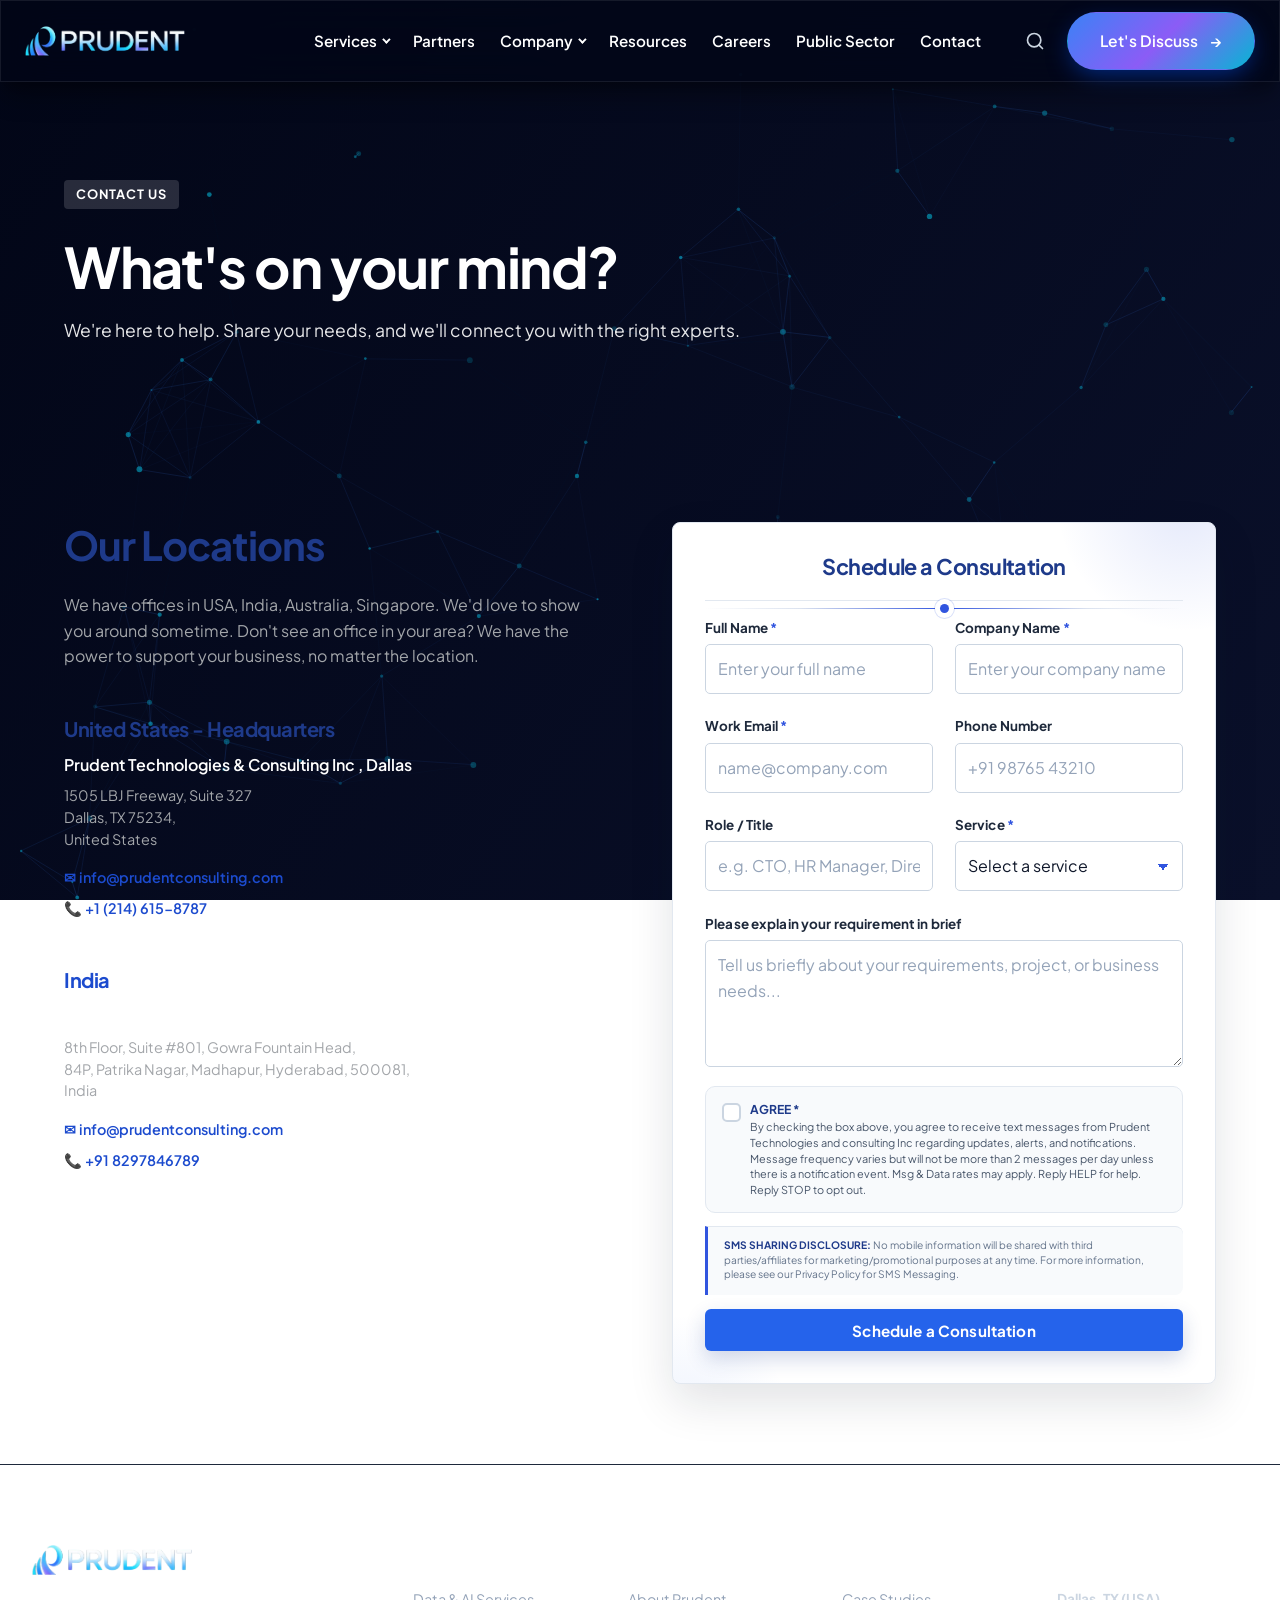
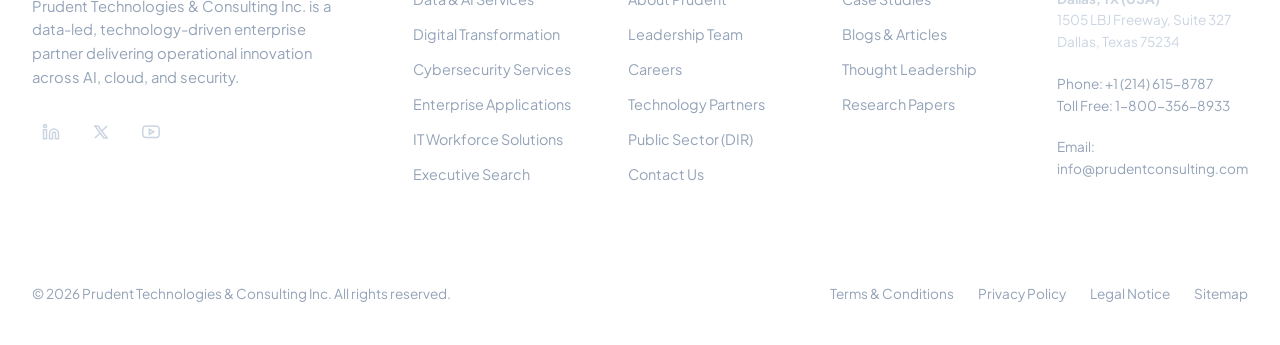
<file: contact.html>
<!DOCTYPE html>
<html lang="en">

<head>
  <meta charset="UTF-8">
  <meta name="viewport" content="width=device-width, initial-scale=1.0">
  <title>Prudent Technologies &amp; Consulting | Digital Innovation Engineered &amp; Delivered</title>
  <meta name="description"
    content="Scale Data, AI, Cloud, and Cybersecurity with Prudent, your global enterprise digital innovation partner delivering operational results for 27+ years.">

  <!-- Stylesheets (Zero JavaScript) -->
  <link rel="stylesheet" href="css/style.css">
  <link rel="stylesheet" href="css/animations.css">
  <link rel="stylesheet" href="css/responsive.css">
    <link rel="icon" type="image/x-icon" href="assets/images/favicon.ico">

</head>

<body>

  <!-- Hidden Checkbox for Mobile Navigation Toggle -->
  <input type="checkbox" id="mobile-nav-toggle" class="mobile-nav-toggle" aria-label="Toggle navigation">

  <!-- =========================================================================
       HEADER NAVIGATION (STICKY + GLASSMORPHIC + MEGA MENUS)
       ========================================================================= -->
  <header class="header-wrapper">
    <div class="container header-container">

      <!-- Brand Logo -->
      <a href="index.html" class="brand-logo" aria-label="Prudent Home">
        <img src="assets/images/prudent-logo-white.svg" alt="Prudent Technologies &amp; Consulting" width="160"
          height="38">
      </a>

      <!-- Desktop Nav & Mobile Drawer Container -->
      <div class="nav-menu-wrapper">
        <nav class="nav-menu" aria-label="Primary Navigation">

          <!-- Services Mega Item -->
          <div class="nav-item">
            <a href="services.html" class="nav-link">
              Services <span class="caret"></span>
            </a>
            <div class="mega-menu mega-menu-services">
              <div>
                <div class="mega-col-title">Core Disciplines</div>
                <div class="mega-list">
                  <a href="data-ai.html" class="mega-item-link">
                    <div class="mega-item-name">Data &amp; AI Services &rarr;</div>
                    <div class="mega-item-desc">Decision intelligence, Databricks, and scalable GenAI.</div>
                  </a>
                  <a href="digital-transformation.html" class="mega-item-link">
                    <div class="mega-item-name">Digital Transformation &rarr;</div>
                    <div class="mega-item-desc">Cloud-native engineering and modern experience platforms.</div>
                  </a>
                  <a href="cybersecurity.html" class="mega-item-link">
                    <div class="mega-item-name">Cybersecurity &amp; Resilience &rarr;</div>
                    <div class="mega-item-desc">Zero Trust, MDR, and Elite Splunk Advisory.</div>
                  </a>
                </div>
              </div>

              <div>
                <div class="mega-col-title">Enterprise &amp; Talent</div>
                <div class="mega-list">
                  <a href="enterprise-applications.html" class="mega-item-link">
                    <div class="mega-item-name">Enterprise Applications &rarr;</div>
                    <div class="mega-item-desc">ServiceNow, Salesforce, and UiPath RPA automation.</div>
                  </a>
                  <a href="workforce-solutions.html" class="mega-item-link">
                    <div class="mega-item-name">IT Workforce Solutions &rarr;</div>
                    <div class="mega-item-desc">High-caliber specialized engineering teams.</div>
                  </a>
                  <a href="executive-search.html" class="mega-item-link">
                    <div class="mega-item-name">Executive Search &rarr;</div>
                    <div class="mega-item-desc">C-suite and senior digital technology leadership.</div>
                  </a>
                </div>
              </div>

              <div>
                <div class="mega-col-title">Industry Solutions</div>
                <div class="mega-list">
                  <a href="public-sector.html" class="mega-item-link">
                    <div class="mega-item-name">Public Sector &amp; DIR &rarr;</div>
                    <div class="mega-item-desc">Texas DIR ITSAC contract vehicle &amp; civic digital impact.</div>
                  </a>
                  <a href="case-studies.html" class="mega-item-link">
                    <div class="mega-item-name">Featured Case Studies &rarr;</div>
                    <div class="mega-item-desc">Real-world results delivered across global enterprises.</div>
                  </a>
                </div>
              </div>
            </div>
          </div>

          <!-- Partners Item -->
          <div class="nav-item">
            <a href="partners.html" class="nav-link">Partners</a>
          </div>

          <!-- Company Mega Item -->
          <div class="nav-item">
            <a href="about.html" class="nav-link">
              Company <span class="caret"></span>
            </a>
            <div class="mega-menu mega-menu-company">
              <div>
                <div class="mega-col-title">About Prudent</div>
                <div class="mega-list">
                  <a href="about.html" class="mega-item-link">
                    <div class="mega-item-name">Who We Are &rarr;</div>
                    <div class="mega-item-desc">27+ years delivering digital innovation measured by outcomes.</div>
                  </a>
                  <a href="about.html#leadership" class="mega-item-link">
                    <div class="mega-item-name">Executive Leadership &rarr;</div>
                    <div class="mega-item-desc">Meet the visionaries driving Prudent's global strategy.</div>
                  </a>
                </div>
              </div>
              <div>
                <div class="mega-col-title">Culture &amp; Reach</div>
                <div class="mega-list">
                  <a href="about.html#values" class="mega-item-link">
                    <div class="mega-item-name">Our Values &rarr;</div>
                    <div class="mega-item-desc">Innovation, Inspire, and Impact across every engagement.</div>
                  </a>
                  <a href="about.html#locations" class="mega-item-link">
                    <div class="mega-item-name">Global Presence &rarr;</div>
                    <div class="mega-item-desc">Offices in USA, India, Australia, and Singapore.</div>
                  </a>
                </div>
              </div>
            </div>
          </div>

          <!-- Resources Item -->
          <div class="nav-item">
            <a href="resources.html" class="nav-link">Resources</a>
          </div>

          <!-- Careers Item -->
          <div class="nav-item">
            <a href="careers.html" class="nav-link">Careers</a>
          </div>

          <!-- Public Sector -->
          <div class="nav-item">
            <a href="public-sector.html" class="nav-link">Public Sector</a>
          </div>

          <!-- Contact Link -->
          <div class="nav-item">
            <a href="contact.html" class="nav-link">Contact</a>
          </div>

        </nav>

        <!-- Right Side Nav Actions -->
        <div class="nav-actions">
          <a href="#search-modal" class="search-trigger-btn" aria-label="Open Search">
            <svg width="20" height="20" viewBox="0 0 24 24" fill="none" stroke="currentColor" stroke-width="2"
              stroke-linecap="round" stroke-linejoin="round">
              <circle cx="11" cy="11" r="8"></circle>
              <line x1="21" y1="21" x2="16.65" y2="16.65"></line>
            </svg>
          </a>
          <a href="contact.html" class="btn btn-primary">
            <span>Let's Discuss</span>
            <span class="arrow">&rarr;</span>
          </a>
        </div>
      </div>

      <!-- Mobile Controls (Search + Hamburger) -->
      <div class="mobile-controls">
        <a href="#search-modal" class="search-trigger-btn mobile-search-btn" aria-label="Open Search">
          <svg width="22" height="22" viewBox="0 0 24 24" fill="none" stroke="currentColor" stroke-width="2"
            stroke-linecap="round" stroke-linejoin="round">
            <circle cx="11" cy="11" r="8"></circle>
            <line x1="21" y1="21" x2="16.65" y2="16.65"></line>
          </svg>
        </a>
        <label for="mobile-nav-toggle" class="hamburger-label" aria-label="Open Mobile Menu">
          <span class="hamburger-bar"></span>
          <span class="hamburger-bar"></span>
          <span class="hamburger-bar"></span>
        </label>
      </div>

    </div>
  </header>

  <!-- =========================================================================
       SEARCH OVERLAY MODAL (PURE CSS :target)
       ========================================================================= -->
  <div id="search-modal" class="search-modal">
    <div class="search-modal-content">
      <a href="#" class="search-modal-close" aria-label="Close Search" title="Close Search">
        <svg viewBox="0 0 24 24" aria-hidden="true" focusable="false">
          <path d="M6 6L18 18M18 6L6 18"></path>
        </svg>
      </a>
      <div class="search-box-wrapper">
        <span class="search-icon-inside">
          <svg width="22" height="22" viewBox="0 0 24 24" fill="none" stroke="currentColor" stroke-width="2"
            stroke-linecap="round" stroke-linejoin="round">
            <circle cx="11" cy="11" r="8"></circle>
            <line x1="21" y1="21" x2="16.65" y2="16.65"></line>
          </svg>
        </span>
        <input type="text" class="search-input" placeholder="Search services, solutions, case studies, technologies..."
          autofocus>
      </div>

      <div class="search-tags-heading">Suggested Searches</div>
      <div class="search-pills">
        <a href="data-ai.html" class="search-pill">Generative AI &amp; LLMs</a>
        <a href="cybersecurity.html" class="search-pill">Zero Trust Architecture</a>
        <a href="partners.html" class="search-pill">Splunk Advisory</a>
        <a href="enterprise-applications.html" class="search-pill">ServiceNow Workflows</a>
        <a href="digital-transformation.html" class="search-pill">Cloud Modernization</a>
        <a href="partners.html" class="search-pill">Databricks Lakehouse</a>
        <a href="workforce-solutions.html" class="search-pill">Technology Staffing</a>
        <a href="public-sector.html" class="search-pill">Texas DIR Contract</a>
      </div>

      <div class="search-tags-heading">Direct Links</div>
      <div class="search-pills">
        <a href="about.html" class="search-pill">About Us</a>
        <a href="careers.html" class="search-pill">Open Roles</a>
        <a href="case-studies.html" class="search-pill">Client Case Studies</a>
        <a href="contact.html" class="search-pill">Contact Leadership</a>
      </div>
    </div>
  </div>

  <main>
    <!-- Hero Section -->
    <section
      style="background: transparent; padding: 6rem 2rem; position: relative; display: flex; align-items: center; min-height: 40vh;">
      <div class="container" style="position: relative; z-index: 10;">
        <div style="max-width: 800px;">
          <span
            style="display: inline-block; background: rgba(255,255,255,0.15); color: #fff; padding: 0.25rem 0.75rem; border-radius: 4px; font-size: 0.8rem; font-weight: 700; letter-spacing: 1px; margin-bottom: 1.5rem;">CONTACT
            US</span>
          <h1 class="anim-fade-up"
            style="color: #ffffff; font-size: 3.5rem; font-weight: 700; line-height: 1.2; margin-bottom: 1rem; font-family: 'Plus Jakarta Sans', sans-serif;">
            What's on your mind?</h1>
          <p style="color: rgba(255,255,255,0.9); font-size: 1.1rem; line-height: 1.6;">We're here to help. Share your
            needs, and we'll connect you with the right experts.</p>
        </div>
      </div>
    </section>

    <!-- Split Content Section -->
    <section class="contact-split-section" style="background: transparent; padding: 5rem 2rem; color: black;">
      <div class="container" style="display: grid; grid-template-columns: 1fr 1fr; gap: 4rem;">

        <!-- Locations Left Side -->
        <div>
          <h2
            style="color: #1e3a8a; font-size: 2.5rem; font-weight: 700; margin-bottom: 1.5rem; font-family: 'Plus Jakarta Sans', sans-serif;">
            Our Locations</h2>
          <p style="color: #a3a6aa; font-size: 1rem; line-height: 1.6; margin-bottom: 3rem;">We have offices in USA,
            India, Australia, Singapore. We'd love to show you around sometime. Don't see an office in your area? We
            have the power to support your business, no matter the location.</p>

          <div style="display: grid; grid-template-columns: 1fr; gap: 2.5rem;">
            <div>
              <h3 style="color: #1e3a8a; font-size: 1.25rem; font-weight: 700; margin-bottom: 0.75rem;">United States -
                Headquarters</h3>
              <p style="font-weight: 600; color: var(--text-white); margin-bottom: 0.5rem;">Prudent Technologies &
                Consulting Inc , Dallas</p>
              <p style="color: #a3a6aa; font-size: 0.9rem; line-height: 1.5; margin-bottom: 1rem;">1505 LBJ Freeway,
                Suite 327<br>Dallas, TX 75234,<br>United States</p>
              <p style="color: #1c4bce; font-size: 0.9rem; font-weight: 600; margin-bottom: 0.5rem;">✉
                info@prudentconsulting.com</p>
              <p style="color: #1c4bce; font-size: 0.9rem; font-weight: 600; margin-bottom: 0.5rem;">📞 +1 (214)
                615-8787</p>
            </div>
            <div>
              <h3 style="color: #1c4bce; font-size: 1.25rem; font-weight: 700; margin-bottom: 0.75rem;">India</h3>
              <p style="font-weight: 600; color: var(--text-white); margin-bottom: 0.5rem;">Prudent GlobalTech Solutions
                Pvt Ltd, Hyderabad</p>
              <p style="color: #a3a6aa; font-size: 0.9rem; line-height: 1.5; margin-bottom: 1rem;">8th Floor, Suite
                #801, Gowra Fountain Head,<br>84P, Patrika Nagar, Madhapur, Hyderabad, 500081,<br>India</p>
              <p style="color: #1c4bce; font-size: 0.9rem; font-weight: 600; margin-bottom: 0.5rem;">✉
                info@prudentconsulting.com</p>
              <p style="color: #1c4bce; font-size: 0.9rem; font-weight: 600; margin-bottom: 0.5rem;">📞 +91 8297846789
              </p>
            </div>
          </div>
        </div>

        <!-- Consultation Form -->
        <div>
          <div class="contact-form-card"
            style="background: #ffffff; border-radius: 8px; box-shadow: 0 18px 45px rgba(15,23,42,0.12); padding: 2rem; border: 1px solid #e2e8f0;">

            <h3
              style="color: #1e3a8a; font-size: 1.35rem; font-weight: 700; text-align: center; margin-bottom: 1.25rem;">
              Schedule a Consultation
            </h3>

            <div style="height: 1px; background: #e2e8f0; margin-bottom: 1rem; position: relative;">
              <div class="consultation-divider">
                <span></span>
              </div>
            </div>

            <form class="contact-consultation-form" novalidate>

              <div class="contact-form-grid">

                <!-- Full Name -->
                <div class="contact-form-field">
                  <label class="contact-form-label" for="contact-full-name">
                    Full Name <span aria-hidden="true">*</span>
                  </label>

                  <input class="contact-form-input" id="contact-full-name" name="fullName" type="text"
                    placeholder="Enter your full name" autocomplete="name" minlength="2" maxlength="60"
                    pattern="[A-Za-zÀ-ÿ][A-Za-zÀ-ÿ .'-]{1,59}"
                    title="Please enter a valid name using letters, spaces, apostrophes, periods, or hyphens." required>
                </div>


                <!-- Company Name -->
                <div class="contact-form-field">
                  <label class="contact-form-label" for="contact-company">
                    Company Name <span aria-hidden="true">*</span>
                  </label>

                  <input class="contact-form-input" id="contact-company" name="company" type="text"
                    placeholder="Enter your company name" autocomplete="organization" minlength="2" maxlength="100"
                    pattern="[A-Za-z0-9À-ÿ][A-Za-z0-9À-ÿ &.,'()\-]{1,99}" title="Please enter a valid company name."
                    required>
                </div>


                <!-- Work Email -->
                <div class="contact-form-field">
                  <label class="contact-form-label" for="contact-email">
                    Work Email <span aria-hidden="true">*</span>
                  </label>

                  <input class="contact-form-input" id="contact-email" name="email" type="email"
                    placeholder="name@company.com" autocomplete="email" maxlength="120"
                    title="Please enter a valid work email address." required>
                </div>


                <!-- Phone Number -->
                <div class="contact-form-field">
                  <label class="contact-form-label" for="contact-phone">
                    Phone Number
                  </label>

                  <input class="contact-form-input" id="contact-phone" name="phone" type="tel"
                    placeholder="+91 98765 43210" autocomplete="tel" inputmode="tel" minlength="10" maxlength="16"
                    pattern="\+?[0-9][0-9 ()-]{8,15}" title="Please enter a valid phone number.">
                </div>


                <!-- Role / Title -->
                <div class="contact-form-field">
                  <label class="contact-form-label" for="contact-role">
                    Role / Title
                  </label>

                  <input class="contact-form-input" id="contact-role" name="role" type="text"
                    placeholder="e.g. CTO, HR Manager, Director" minlength="2" maxlength="80"
                    pattern="[A-Za-zÀ-ÿ0-9][A-Za-zÀ-ÿ0-9 &.,'()\/\-]{1,79}"
                    title="Please enter a valid role or job title.">
                </div>


                <!-- Service -->
                <div class="contact-form-field">
                  <label class="contact-form-label" for="contact-service">
                    Service <span aria-hidden="true">*</span>
                  </label>

                  <select class="contact-form-input" id="contact-service" name="service" required>
                    <option value="">Select a service</option>
                    <option value="Data & AI Services">Data &amp; AI Services</option>
                    <option value="Digital Transformation">Digital Transformation</option>
                    <option value="Cybersecurity">Cybersecurity</option>
                    <option value="Enterprise Applications">Enterprise Applications</option>
                    <option value="IT Workforce Solutions">IT Workforce Solutions</option>
                    <option value="Executive Search">Executive Search</option>
                  </select>
                </div>


                <!-- Requirement -->
                <div class="contact-form-field" style="grid-column: 1 / -1;">
                  <label class="contact-form-label" for="contact-requirement">
                    Please explain your requirement in brief
                  </label>

                  <textarea class="contact-form-input contact-form-textarea" id="contact-requirement" name="requirement"
                    rows="4" placeholder="Tell us briefly about your requirements, project, or business needs..."
                    minlength="10" maxlength="1000"
                    title="Please provide at least 10 characters if you choose to enter a requirement."></textarea>
                </div>

              </div>


              <!-- Agreement -->
              <label class="contact-form-check" style="margin-top:0.8rem;">
                <input type="checkbox" name="agree" required>

                <span>
                  <strong>AGREE *</strong><br>
                  By checking the box above, you agree to receive text messages from
                  Prudent Technologies and consulting Inc regarding updates, alerts,
                  and notifications. Message frequency varies but will not be more than
                  2 messages per day unless there is a notification event. Msg &amp; Data
                  rates may apply. Reply HELP for help. Reply STOP to opt out.
                </span>
              </label>


              <!-- SMS Disclosure -->
              <div class="contact-form-disclosure" style="margin-top:0.8rem;">
                <strong>SMS SHARING DISCLOSURE:</strong>
                No mobile information will be shared with third parties/affiliates for
                marketing/promotional purposes at any time. For more information,
                please see our Privacy Policy for SMS Messaging.
              </div>


              <!-- Submit -->
              <button class="contact-form-submit" type="submit" style="margin-top:0.9rem;">
                Schedule a Consultation
              </button>

            </form>
          </div>
        </div>

      </div>
    </section>
  </main>

  <!-- =========================================================================
       ENTERPRISE FOOTER
       ========================================================================= -->
  <footer class="footer-wrapper">
    <div class="container">
      <div class="footer-grid">

        <!-- Brand & Description -->
        <div class="footer-brand">
          <a href="index.html" aria-label="Prudent Home">
            <img src="assets/images/prudent-logo-white.svg" alt="Prudent" width="160" height="38">
          </a>
          <p>
            Prudent Technologies &amp; Consulting Inc. is a data-led, technology-driven enterprise partner delivering
            operational innovation across AI, cloud, and security.
          </p>
          <div class="footer-social-links">
            <a href="https://linkedin.com" target="_blank" rel="noopener noreferrer" class="footer-social-btn"
              aria-label="LinkedIn">
              <svg width="18" height="18" viewBox="0 0 24 24" fill="none" stroke="currentColor" stroke-width="2">
                <path d="M16 8a6 6 0 0 1 6 6v7h-4v-7a2 2 0 0 0-2-2 2 2 0 0 0-2 2v7h-4v-7a6 6 0 0 1 6-6z"></path>
                <rect x="2" y="9" width="4" height="12"></rect>
                <circle cx="4" cy="4" r="2"></circle>
              </svg>
            </a>
            <a href="https://twitter.com" target="_blank" rel="noopener noreferrer" class="footer-social-btn"
              aria-label="X / Twitter">
              <svg width="18" height="18" viewBox="0 0 24 24" fill="none" stroke="currentColor" stroke-width="2">
                <path d="M4 4l11.733 16h4.267l-11.733 -16z"></path>
                <path d="M4 20l6.768 -6.768m2.46 -2.46l6.772 -6.772"></path>
              </svg>
            </a>
            <a href="https://youtube.com" target="_blank" rel="noopener noreferrer" class="footer-social-btn"
              aria-label="YouTube">
              <svg width="18" height="18" viewBox="0 0 24 24" fill="none" stroke="currentColor" stroke-width="2">
                <path
                  d="M22.54 6.42a2.78 2.78 0 0 0-1.94-2C18.88 4 12 4 12 4s-6.88 0-8.6.46a2.78 2.78 0 0 0-1.94 2A29 29 0 0 0 1 11.75a29 29 0 0 0 .46 5.33A2.78 2.78 0 0 0 3.4 19c1.72.46 8.6.46 8.6.46s6.88 0 8.6-.46a2.78 2.78 0 0 0 1.94-2 29 29 0 0 0 .46-5.25 29 29 0 0 0-.46-5.33z">
                </path>
                <polygon points="9.75 15.02 15.5 11.75 9.75 8.48 9.75 15.02"></polygon>
              </svg>
            </a>
          </div>
        </div>

        <!-- Col 1: Services -->
        <div>
          <div class="footer-col-title">Services</div>
          <div class="footer-links-list">
            <a href="data-ai.html" class="footer-link">Data &amp; AI Services</a>
            <a href="digital-transformation.html" class="footer-link">Digital Transformation</a>
            <a href="cybersecurity.html" class="footer-link">Cybersecurity Services</a>
            <a href="enterprise-applications.html" class="footer-link">Enterprise Applications</a>
            <a href="workforce-solutions.html" class="footer-link">IT Workforce Solutions</a>
            <a href="executive-search.html" class="footer-link">Executive Search</a>
          </div>
        </div>

        <!-- Col 2: Company -->
        <div>
          <div class="footer-col-title">Company</div>
          <div class="footer-links-list">
            <a href="about.html" class="footer-link">About Prudent</a>
            <a href="about.html#leadership" class="footer-link">Leadership Team</a>
            <a href="careers.html" class="footer-link">Careers</a>
            <a href="partners.html" class="footer-link">Technology Partners</a>
            <a href="public-sector.html" class="footer-link">Public Sector (DIR)</a>
            <a href="contact.html" class="footer-link">Contact Us</a>
          </div>
        </div>

        <!-- Col 3: Resources -->
        <div>
          <div class="footer-col-title">Resources</div>
          <div class="footer-links-list">
            <a href="case-studies.html" class="footer-link">Case Studies</a>
            <a href="resources.html" class="footer-link">Blogs &amp; Articles</a>
            <a href="resources.html#insights" class="footer-link">Thought Leadership</a>
            <a href="resources.html#whitepapers" class="footer-link">Research Papers</a>
          </div>
        </div>

        <!-- Col 4: Global HQ -->
        <div>
          <div class="footer-col-title">Headquarters</div>
          <div class="footer-links-list" style="font-size: 0.85rem; line-height: 1.6;">
            <p style="color: #CBD5E1; margin-bottom: 0.5rem;">
              <strong>Dallas, TX (USA)</strong><br>
              1505 LBJ Freeway, Suite 327<br>
              Dallas, Texas 75234
            </p>
            <p style="color: #94A3B8; margin-bottom: 0.5rem;">
              Phone: +1 (214) 615-8787<br>
              Toll Free: 1-800-356-8933
            </p>
            <p style="color: #94A3B8;">
              Email: info@prudentconsulting.com
            </p>
          </div>
        </div>

      </div>

      <!-- Footer Bottom -->
      <div class="footer-bottom">
        <div>
          &copy; 2026 Prudent Technologies &amp; Consulting Inc. All rights reserved.
        </div>
        <div class="footer-legal-links">
          <a href="contact.html">Terms &amp; Conditions</a>
          <a href="contact.html">Privacy Policy</a>
          <a href="contact.html">Legal Notice</a>
          <a href="contact.html">Sitemap</a>
        </div>
      </div>
    </div>
  </footer>

  <script src="js/bg-animation.js" defer></script>
</body>

</html>
</file>
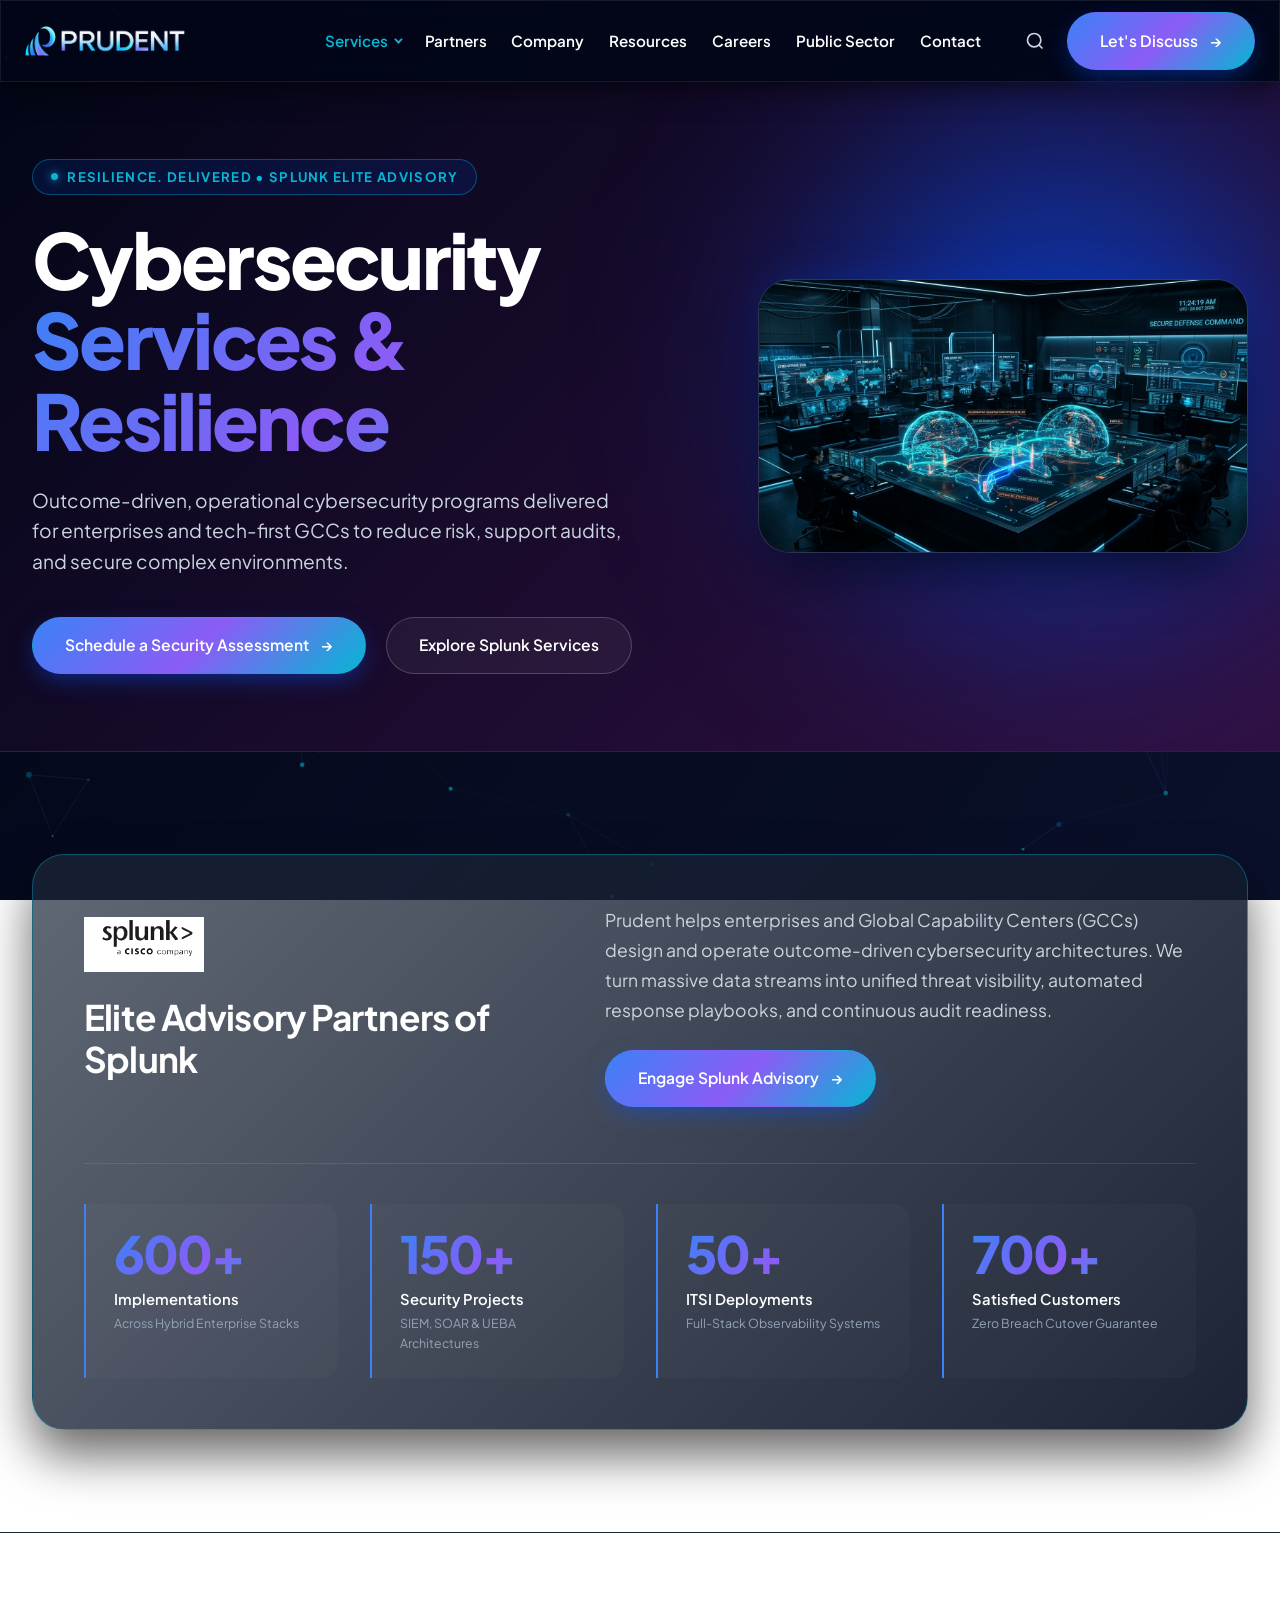
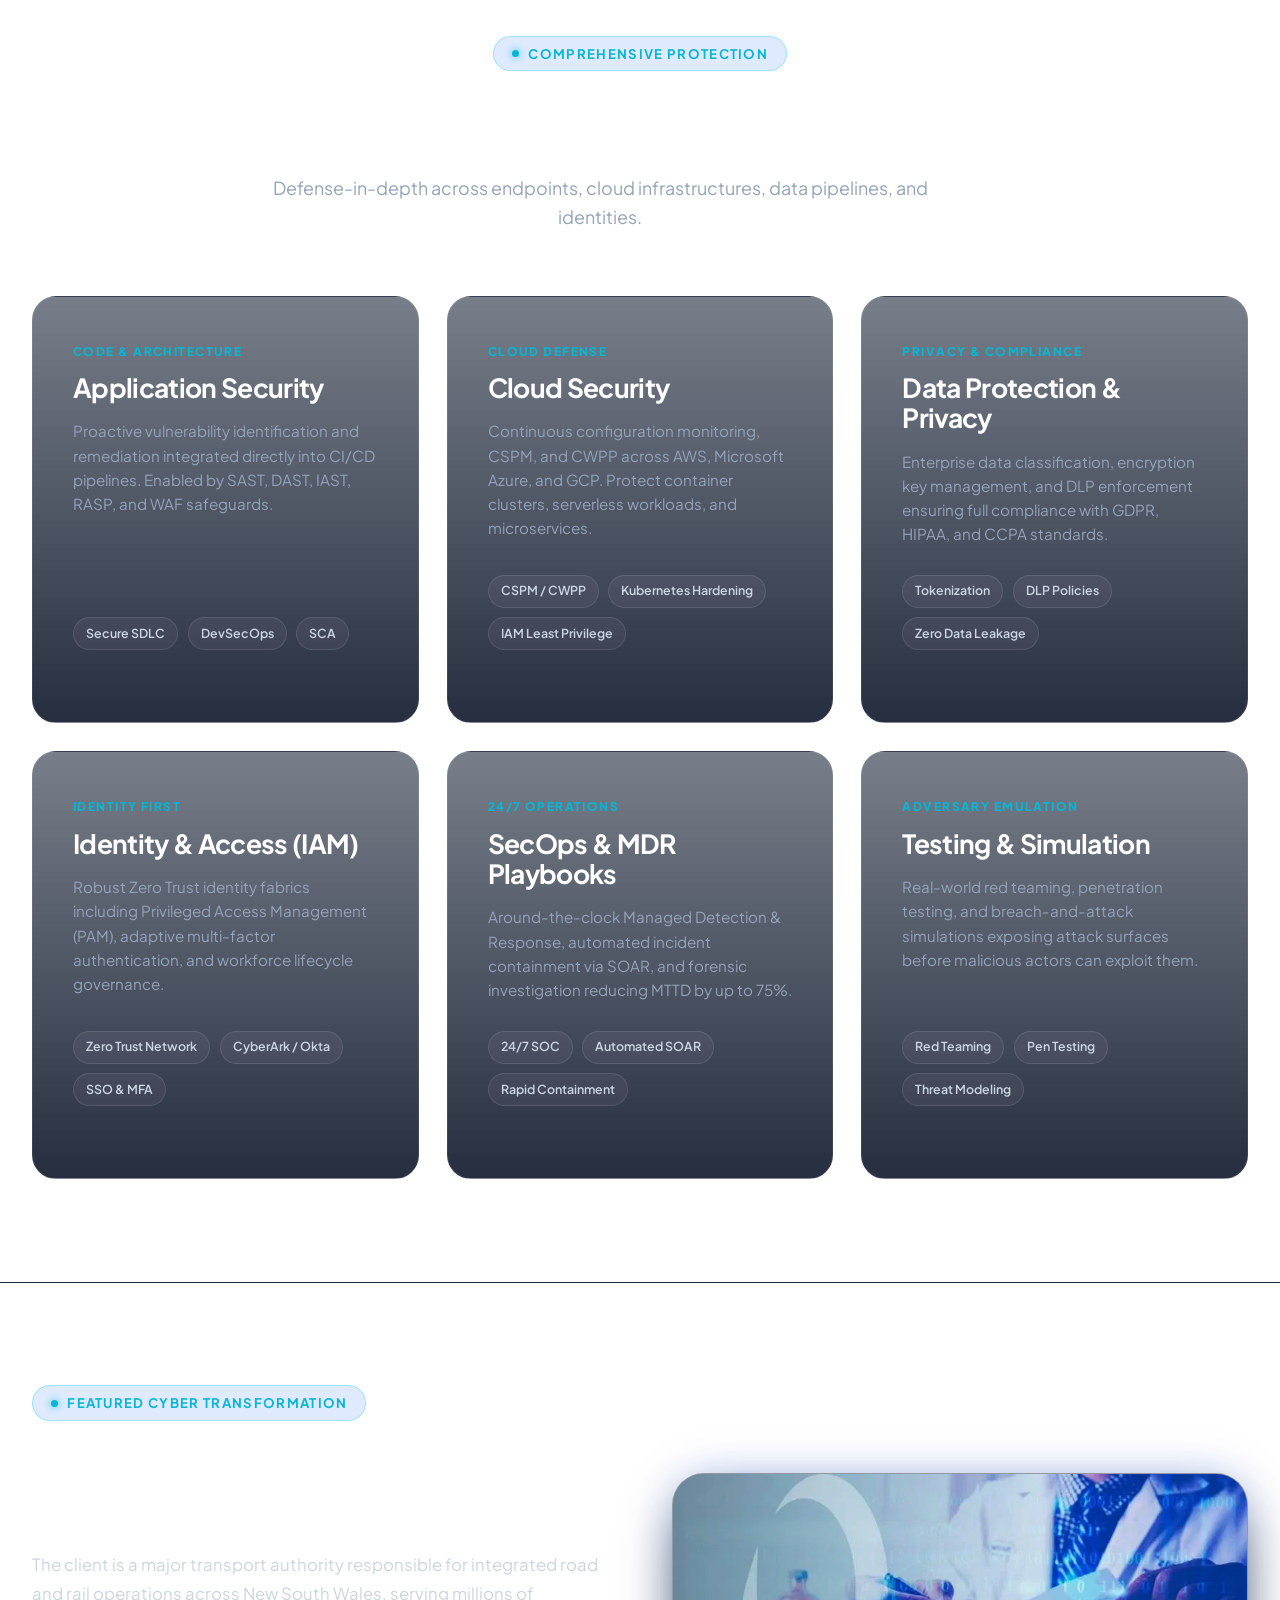
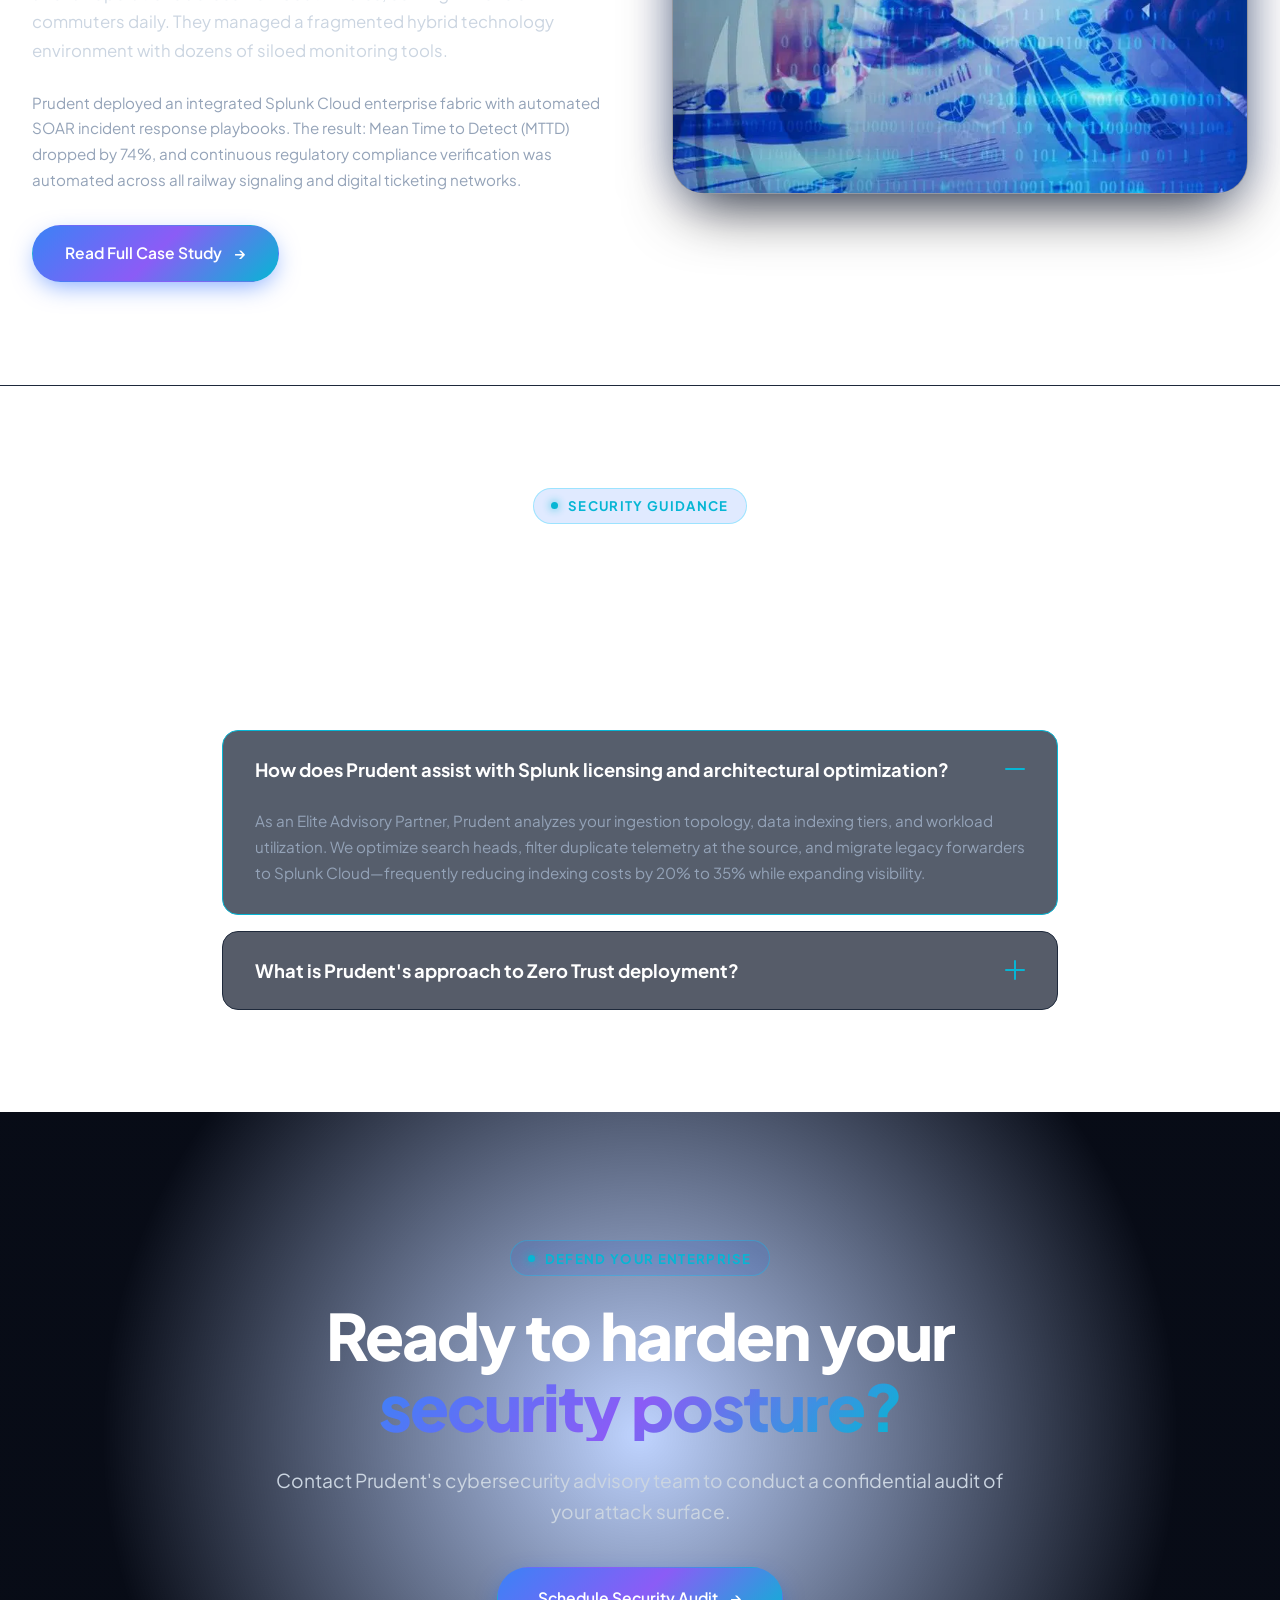
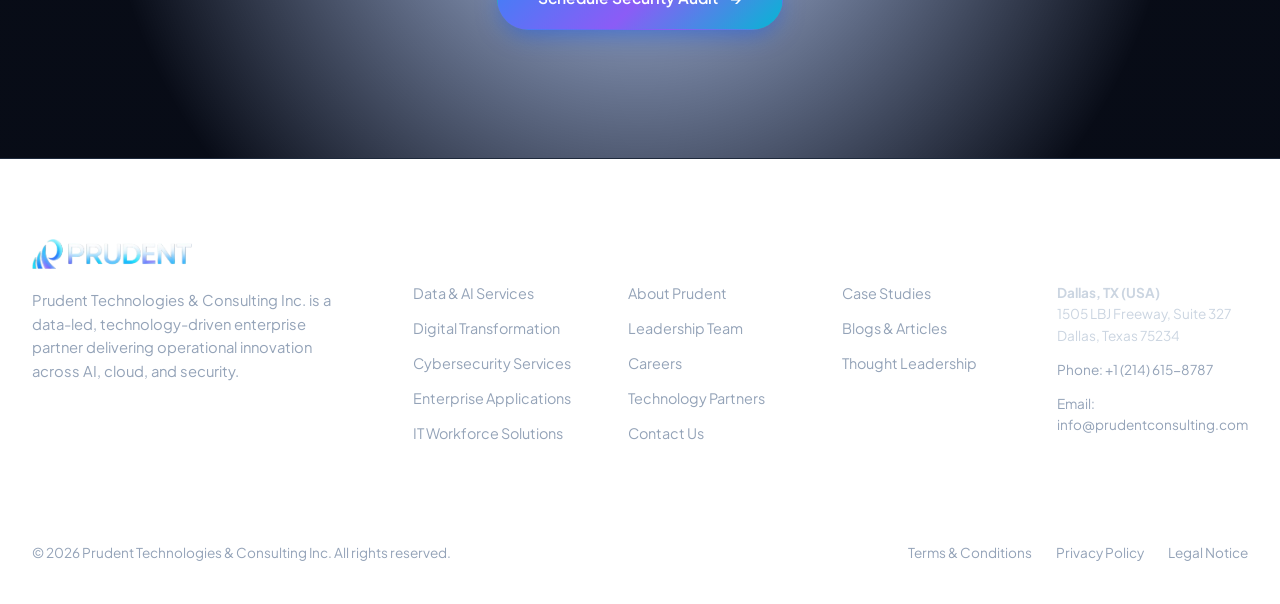
<file: cybersecurity.html>
<!DOCTYPE html>
<html lang="en">
<head>
  <meta charset="UTF-8">
  <meta name="viewport" content="width=device-width, initial-scale=1.0">
  <title>Cybersecurity Services | Splunk Elite Advisory | Prudent</title>
  <meta name="description" content="Outcome-driven, operational cybersecurity programs delivered for enterprises and GCCs. Elite Advisory Partners of Splunk with 600+ implementations.">
  
  <link rel="stylesheet" href="css/style.css">
  <link rel="stylesheet" href="css/animations.css">
  <link rel="stylesheet" href="css/responsive.css">
    <link rel="icon" type="image/x-icon" href="assets/images/favicon.ico">

</head>
<body>

  <input type="checkbox" id="mobile-nav-toggle" class="mobile-nav-toggle" aria-label="Toggle navigation">

  <!-- HEADER -->
  <header class="header-wrapper">
    <div class="container header-container">
      <a href="index.html" class="brand-logo" aria-label="Prudent Home">
        <img src="assets/images/prudent-logo-white.svg" alt="Prudent" width="160" height="38">
      </a>

      <div class="nav-menu-wrapper">
        <nav class="nav-menu" aria-label="Primary Navigation">
          <div class="nav-item">
            <a href="services.html" class="nav-link" style="color: var(--prudent-cyan);">Services <span class="caret"></span></a>
            <div class="mega-menu mega-menu-services">
              <div>
                <div class="mega-col-title">Core Disciplines</div>
                <div class="mega-list">
                  <a href="data-ai.html" class="mega-item-link">
                    <div class="mega-item-name">Data &amp; AI Services &rarr;</div>
                    <div class="mega-item-desc">Decision intelligence, Databricks, and scalable GenAI.</div>
                  </a>
                  <a href="digital-transformation.html" class="mega-item-link">
                    <div class="mega-item-name">Digital Transformation &rarr;</div>
                    <div class="mega-item-desc">Cloud-native engineering and modern experience platforms.</div>
                  </a>
                  <a href="cybersecurity.html" class="mega-item-link">
                    <div class="mega-item-name">Cybersecurity &amp; Resilience &rarr;</div>
                    <div class="mega-item-desc">Zero Trust, MDR, and Elite Splunk Advisory.</div>
                  </a>
                </div>
              </div>
              <div>
                <div class="mega-col-title">Enterprise &amp; Talent</div>
                <div class="mega-list">
                  <a href="enterprise-applications.html" class="mega-item-link">
                    <div class="mega-item-name">Enterprise Applications &rarr;</div>
                    <div class="mega-item-desc">ServiceNow, Salesforce, and UiPath RPA automation.</div>
                  </a>
                  <a href="workforce-solutions.html" class="mega-item-link">
                    <div class="mega-item-name">IT Workforce Solutions &rarr;</div>
                    <div class="mega-item-desc">High-caliber specialized engineering teams.</div>
                  </a>
                  <a href="executive-search.html" class="mega-item-link">
                    <div class="mega-item-name">Executive Search &rarr;</div>
                    <div class="mega-item-desc">C-suite and senior digital technology leadership.</div>
                  </a>
                </div>
              </div>
              <div>
                <div class="mega-col-title">Industry Solutions</div>
                <div class="mega-list">
                  <a href="public-sector.html" class="mega-item-link">
                    <div class="mega-item-name">Public Sector &amp; DIR &rarr;</div>
                    <div class="mega-item-desc">Texas DIR ITSAC contract vehicle &amp; civic digital impact.</div>
                  </a>
                  <a href="case-studies.html" class="mega-item-link">
                    <div class="mega-item-name">Featured Case Studies &rarr;</div>
                    <div class="mega-item-desc">Real-world results delivered across global enterprises.</div>
                  </a>
                </div>
              </div>
            </div>
          </div>

          <div class="nav-item"><a href="partners.html" class="nav-link">Partners</a></div>
          <div class="nav-item"><a href="about.html" class="nav-link">Company</a></div>
          <div class="nav-item"><a href="resources.html" class="nav-link">Resources</a></div>
          <div class="nav-item"><a href="careers.html" class="nav-link">Careers</a></div>
          <div class="nav-item"><a href="public-sector.html" class="nav-link">Public Sector</a></div>
          <div class="nav-item"><a href="contact.html" class="nav-link">Contact</a></div>
        </nav>

        <div class="nav-actions">
          <a href="#search-modal" class="search-trigger-btn" aria-label="Open Search">
            <svg width="20" height="20" viewBox="0 0 24 24" fill="none" stroke="currentColor" stroke-width="2"><circle cx="11" cy="11" r="8"></circle><line x1="21" y1="21" x2="16.65" y2="16.65"></line></svg>
          </a>
          <a href="contact.html" class="btn btn-primary">
            <span>Let's Discuss</span>
            <span class="arrow">&rarr;</span>
          </a>
        </div>
      </div>

      <label for="mobile-nav-toggle" class="hamburger-label" aria-label="Open Mobile Menu">
        <span class="hamburger-bar"></span>
        <span class="hamburger-bar"></span>
        <span class="hamburger-bar"></span>
      </label>
    </div>
  </header>

  <!-- SEARCH MODAL -->
  <div id="search-modal" class="search-modal">
    <div class="search-modal-content">
      <a href="#" class="search-modal-close" aria-label="Close Search" title="Close Search">
        <svg viewBox="0 0 24 24" aria-hidden="true" focusable="false">
          <path d="M6 6L18 18M18 6L6 18"></path>
        </svg>
      </a>
      <div class="search-box-wrapper">
        <input type="text" class="search-input" placeholder="Search cybersecurity solutions, MDR, Zero Trust, Splunk..." autofocus>
      </div>
      <div class="search-tags-heading">Cybersecurity Topics</div>
      <div class="search-pills">
        <a href="#splunk" class="search-pill">Splunk Advisory</a>
        <a href="#services" class="search-pill">Zero Trust Security</a>
        <a href="#services" class="search-pill">SecOps &amp; MDR</a>
        <a href="#services" class="search-pill">Application Security</a>
      </div>
    </div>
  </div>

  <main>
    <!-- HERO -->
    <section class="hero-section" style="min-height: 65vh;">
      <div class="hero-glow-1"></div>
      <div class="container hero-grid">
        <div class="hero-text-content">
          <div class="eyebrow-tag animate-fade-up delay-1">Resilience. Delivered &bull; Splunk Elite Advisory</div>
          <h1 class="display-title animate-fade-up delay-2 anim-fade-up">
            Cybersecurity <br>
            <span class="text-gradient">Services &amp; Resilience</span>
          </h1>
          <p class="hero-lead-text animate-fade-up delay-3">
            Outcome-driven, operational cybersecurity programs delivered for enterprises and tech-first GCCs to reduce risk, support audits, and secure complex environments.
          </p>
          <div class="btn-group animate-fade-up delay-4">
            <a href="contact.html" class="btn btn-primary">
              <span>Schedule a Security Assessment</span>
              <span class="arrow">&rarr;</span>
            </a>
            <a href="#splunk" class="btn btn-secondary">
              <span>Explore Splunk Services</span>
            </a>
          </div>
        </div>

        <div class="hero-visual-frame animate-scale delay-5">
          <img src="assets/images/hero-cyber-defense.jpg" alt="Prudent Enterprise Cybersecurity Command Center" class="hero-visual-img animate-hero-bg">
        </div>
      </div>
    </section>

    <!-- SPLUNK ELITE ADVISORY BANNER & STATS -->
    <section id="splunk" class="section-padding" style="background: transparent; border-top: 1px solid var(--border-dark); border-bottom: 1px solid var(--border-dark);">
      <div class="container">
        <div style="background: linear-gradient(135deg, rgba(30, 41, 59, 0.7) 0%, rgba(15, 23, 42, 0.95) 100%); border: 1px solid rgba(0, 212, 255, 0.3); border-radius: var(--radius-xl); padding: clamp(2rem, 4vw, 4rem); box-shadow: 0 25px 50px rgba(0, 0, 0, 0.6);">
          <div style="display: grid; grid-template-columns: 1fr 1.25fr; gap: 3rem; align-items: center; margin-bottom: 3.5rem;">
            <div>
              <img src="assets/images/partners/partner-splunk.png" alt="Splunk a Cisco Company" style="max-height: 65px; margin-bottom: 1.5rem; filter: brightness(1.2);">
              <h2 style="font-size: 2.2rem; color: #FFFFFF; line-height: 1.2; margin-bottom: 1rem;">
                Elite Advisory Partners of Splunk
              </h2>
            </div>
            <div>
              <p style="color: #CBD5E1; font-size: 1.1rem; line-height: 1.7; margin-bottom: 1.5rem;">
                Prudent helps enterprises and Global Capability Centers (GCCs) design and operate outcome-driven cybersecurity architectures. We turn massive data streams into unified threat visibility, automated response playbooks, and continuous audit readiness.
              </p>
              <a href="contact.html" class="btn btn-primary">
                <span>Engage Splunk Advisory</span>
                <span class="arrow">&rarr;</span>
              </a>
            </div>
          </div>

          <!-- Splunk Track Record Stats -->
          <div class="stats-grid" style="border-top: 1px solid rgba(255, 255, 255, 0.1); padding-top: 2.5rem;">
            <div class="stat-card">
              <div class="stat-number">600+</div>
              <div class="stat-label">Implementations</div>
              <div class="stat-sub">Across Hybrid Enterprise Stacks</div>
            </div>
            <div class="stat-card">
              <div class="stat-number">150+</div>
              <div class="stat-label">Security Projects</div>
              <div class="stat-sub">SIEM, SOAR &amp; UEBA Architectures</div>
            </div>
            <div class="stat-card">
              <div class="stat-number">50+</div>
              <div class="stat-label">ITSI Deployments</div>
              <div class="stat-sub">Full-Stack Observability Systems</div>
            </div>
            <div class="stat-card">
              <div class="stat-number">700+</div>
              <div class="stat-label">Satisfied Customers</div>
              <div class="stat-sub">Zero Breach Cutover Guarantee</div>
            </div>
          </div>
        </div>
      </div>
    </section>

    <!-- CORE SUB-SERVICES MATRIX -->
    <section id="services" class="section-padding" style="background: var(--bg-dark);">
      <div class="container">
        <div class="section-header-centered">
          <div class="eyebrow-tag anim-fade-up">Comprehensive Protection</div>
          <h2 class="section-title anim-fade-up">Cybersecurity Service Offerings</h2>
          <p class="section-subtitle anim-fade-up anim-delay-1">
            Defense-in-depth across endpoints, cloud infrastructures, data pipelines, and identities.
          </p>
        </div>

        <div class="services-bento-grid">
          
          <div class="service-card anim-fade-up anim-delay-2">
            <div>
              <div class="service-tag">Code &amp; Architecture</div>
              <h3 class="service-title">Application Security</h3>
              <p class="service-desc">
                Proactive vulnerability identification and remediation integrated directly into CI/CD pipelines. Enabled by SAST, DAST, IAST, RASP, and WAF safeguards.
              </p>
            </div>
            <div class="service-feature-list">
              <span class="service-pill">Secure SDLC</span>
              <span class="service-pill">DevSecOps</span>
              <span class="service-pill">SCA</span>
            </div>
          </div>

          <div class="service-card anim-fade-up anim-delay-2">
            <div>
              <div class="service-tag">Cloud Defense</div>
              <h3 class="service-title">Cloud Security</h3>
              <p class="service-desc">
                Continuous configuration monitoring, CSPM, and CWPP across AWS, Microsoft Azure, and GCP. Protect container clusters, serverless workloads, and microservices.
              </p>
            </div>
            <div class="service-feature-list">
              <span class="service-pill">CSPM / CWPP</span>
              <span class="service-pill">Kubernetes Hardening</span>
              <span class="service-pill">IAM Least Privilege</span>
            </div>
          </div>

          <div class="service-card anim-fade-up anim-delay-2">
            <div>
              <div class="service-tag">Privacy &amp; Compliance</div>
              <h3 class="service-title">Data Protection &amp; Privacy</h3>
              <p class="service-desc">
                Enterprise data classification, encryption key management, and DLP enforcement ensuring full compliance with GDPR, HIPAA, and CCPA standards.
              </p>
            </div>
            <div class="service-feature-list">
              <span class="service-pill">Tokenization</span>
              <span class="service-pill">DLP Policies</span>
              <span class="service-pill">Zero Data Leakage</span>
            </div>
          </div>

          <div class="service-card anim-fade-up anim-delay-2">
            <div>
              <div class="service-tag">Identity First</div>
              <h3 class="service-title">Identity &amp; Access (IAM)</h3>
              <p class="service-desc">
                Robust Zero Trust identity fabrics including Privileged Access Management (PAM), adaptive multi-factor authentication, and workforce lifecycle governance.
              </p>
            </div>
            <div class="service-feature-list">
              <span class="service-pill">Zero Trust Network</span>
              <span class="service-pill">CyberArk / Okta</span>
              <span class="service-pill">SSO &amp; MFA</span>
            </div>
          </div>

          <div class="service-card anim-fade-up anim-delay-2">
            <div>
              <div class="service-tag">24/7 Operations</div>
              <h3 class="service-title">SecOps &amp; MDR Playbooks</h3>
              <p class="service-desc">
                Around-the-clock Managed Detection &amp; Response, automated incident containment via SOAR, and forensic investigation reducing MTTD by up to 75%.
              </p>
            </div>
            <div class="service-feature-list">
              <span class="service-pill">24/7 SOC</span>
              <span class="service-pill">Automated SOAR</span>
              <span class="service-pill">Rapid Containment</span>
            </div>
          </div>

          <div class="service-card anim-fade-up anim-delay-2">
            <div>
              <div class="service-tag">Adversary Emulation</div>
              <h3 class="service-title">Testing &amp; Simulation</h3>
              <p class="service-desc">
                Real-world red teaming, penetration testing, and breach-and-attack simulations exposing attack surfaces before malicious actors can exploit them.
              </p>
            </div>
            <div class="service-feature-list">
              <span class="service-pill">Red Teaming</span>
              <span class="service-pill">Pen Testing</span>
              <span class="service-pill">Threat Modeling</span>
            </div>
          </div>

        </div>
      </div>
    </section>

    <!-- CASE STUDY SPOTLIGHT: TRANSPORT RESILIENCE -->
    <section class="section-padding" style="background: transparent; border-top: 1px solid var(--border-dark);">
      <div class="container">
        <div style="display: grid; grid-template-columns: 1fr 1fr; gap: 4rem; align-items: center;">
          <div>
            <div class="eyebrow-tag anim-fade-up">Featured Cyber Transformation</div>
            <h2 style="font-size: 2.25rem; color: #FFFFFF; line-height: 1.2; margin-bottom: 1.25rem;">
              Statewide Transport Resilience Through Cloud Consolidation
            </h2>
            <p style="color: #CBD5E1; font-size: 1.05rem; line-height: 1.7; margin-bottom: 1.5rem;">
              The client is a major transport authority responsible for integrated road and rail operations across New South Wales, serving millions of commuters daily. They managed a fragmented hybrid technology environment with dozens of siloed monitoring tools.
            </p>
            <p style="color: var(--text-muted); font-size: 0.95rem; line-height: 1.7; margin-bottom: 2rem;">
              Prudent deployed an integrated Splunk Cloud enterprise fabric with automated SOAR incident response playbooks. The result: Mean Time to Detect (MTTD) dropped by 74%, and continuous regulatory compliance verification was automated across all railway signaling and digital ticketing networks.
            </p>
            <a href="case-studies.html#transport" class="btn btn-primary">
              <span>Read Full Case Study</span>
              <span class="arrow">&rarr;</span>
            </a>
          </div>

          <div class="hero-visual-frame anim-fade-up anim-delay-4">
            <img src="assets/images/cases/case-cybersecurity.png" alt="Transport Authority Cyber Resilience Case Study" class="hero-visual-img" style="max-height: 440px;">
          </div>
        </div>
      </div>
    </section>

    <!-- CYBER AUDIT FAQ -->
    <section class="section-padding" style="background: var(--bg-dark); border-top: 1px solid var(--border-dark);">
      <div class="container" style="max-width: 900px;">
        <div class="section-header-centered">
          <div class="eyebrow-tag anim-fade-up">Security Guidance</div>
          <h2 class="section-title anim-fade-up">Cybersecurity Questions Answered</h2>
        </div>

        <div class="accordion-group">
          <details class="accordion-item" open>
            <summary class="accordion-summary">
              <span>How does Prudent assist with Splunk licensing and architectural optimization?</span>
              <span class="accordion-icon"></span>
            </summary>
            <div class="accordion-content">
              As an Elite Advisory Partner, Prudent analyzes your ingestion topology, data indexing tiers, and workload utilization. We optimize search heads, filter duplicate telemetry at the source, and migrate legacy forwarders to Splunk Cloud—frequently reducing indexing costs by 20% to 35% while expanding visibility.
            </div>
          </details>

          <details class="accordion-item">
            <summary class="accordion-summary">
              <span>What is Prudent's approach to Zero Trust deployment?</span>
              <span class="accordion-icon"></span>
            </summary>
            <div class="accordion-content">
              We follow the NIST SP 800-207 Zero Trust framework, implementing continuous identity verification, granular micro-segmentation, and device health validation before granting access to sensitive data stores or production clusters.
            </div>
          </details>
        </div>
      </div>
    </section>

    <!-- FINAL CTA -->
    <section class="cta-section">
      <div class="container cta-box">
        <div class="eyebrow-tag anim-fade-up">Defend Your Enterprise</div>
        <h2 class="cta-heading">Ready to harden your <br><span class="text-gradient">security posture?</span></h2>
        <p class="cta-subtext">Contact Prudent's cybersecurity advisory team to conduct a confidential audit of your attack surface.</p>
        <div class="btn-group" style="justify-content: center;">
          <a href="contact.html" class="btn btn-primary" style="padding: 1.15rem 2.5rem;">
            <span>Schedule Security Audit</span>
            <span class="arrow">&rarr;</span>
          </a>
        </div>
      </div>
    </section>
  </main>

  <!-- FOOTER -->
  <footer class="footer-wrapper">
    <div class="container">
      <div class="footer-grid">
        <div class="footer-brand">
          <a href="index.html"><img src="assets/images/prudent-logo-white.svg" alt="Prudent" width="160" height="38"></a>
          <p>Prudent Technologies &amp; Consulting Inc. is a data-led, technology-driven enterprise partner delivering operational innovation across AI, cloud, and security.</p>
        </div>
        <div>
          <div class="footer-col-title">Services</div>
          <div class="footer-links-list">
            <a href="data-ai.html" class="footer-link">Data &amp; AI Services</a>
            <a href="digital-transformation.html" class="footer-link">Digital Transformation</a>
            <a href="cybersecurity.html" class="footer-link">Cybersecurity Services</a>
            <a href="enterprise-applications.html" class="footer-link">Enterprise Applications</a>
            <a href="workforce-solutions.html" class="footer-link">IT Workforce Solutions</a>
          </div>
        </div>
        <div>
          <div class="footer-col-title">Company</div>
          <div class="footer-links-list">
            <a href="about.html" class="footer-link">About Prudent</a>
            <a href="about.html#leadership" class="footer-link">Leadership Team</a>
            <a href="careers.html" class="footer-link">Careers</a>
            <a href="partners.html" class="footer-link">Technology Partners</a>
            <a href="contact.html" class="footer-link">Contact Us</a>
          </div>
        </div>
        <div>
          <div class="footer-col-title">Resources</div>
          <div class="footer-links-list">
            <a href="case-studies.html" class="footer-link">Case Studies</a>
            <a href="resources.html" class="footer-link">Blogs &amp; Articles</a>
            <a href="resources.html" class="footer-link">Thought Leadership</a>
          </div>
        </div>
        <div>
          <div class="footer-col-title">Headquarters</div>
          <div class="footer-links-list" style="font-size: 0.85rem; line-height: 1.6;">
            <p style="color: #CBD5E1;"><strong>Dallas, TX (USA)</strong><br>1505 LBJ Freeway, Suite 327<br>Dallas, Texas 75234</p>
            <p style="color: #94A3B8;">Phone: +1 (214) 615-8787</p>
            <p style="color: #94A3B8;">Email: info@prudentconsulting.com</p>
          </div>
        </div>
      </div>
      <div class="footer-bottom">
        <div>&copy; 2026 Prudent Technologies &amp; Consulting Inc. All rights reserved.</div>
        <div class="footer-legal-links">
          <a href="contact.html">Terms &amp; Conditions</a>
          <a href="contact.html">Privacy Policy</a>
          <a href="contact.html">Legal Notice</a>
        </div>
      </div>
    </div>
  </footer>

<script src="js/bg-animation.js" defer></script>
</body>
</html>
</file>
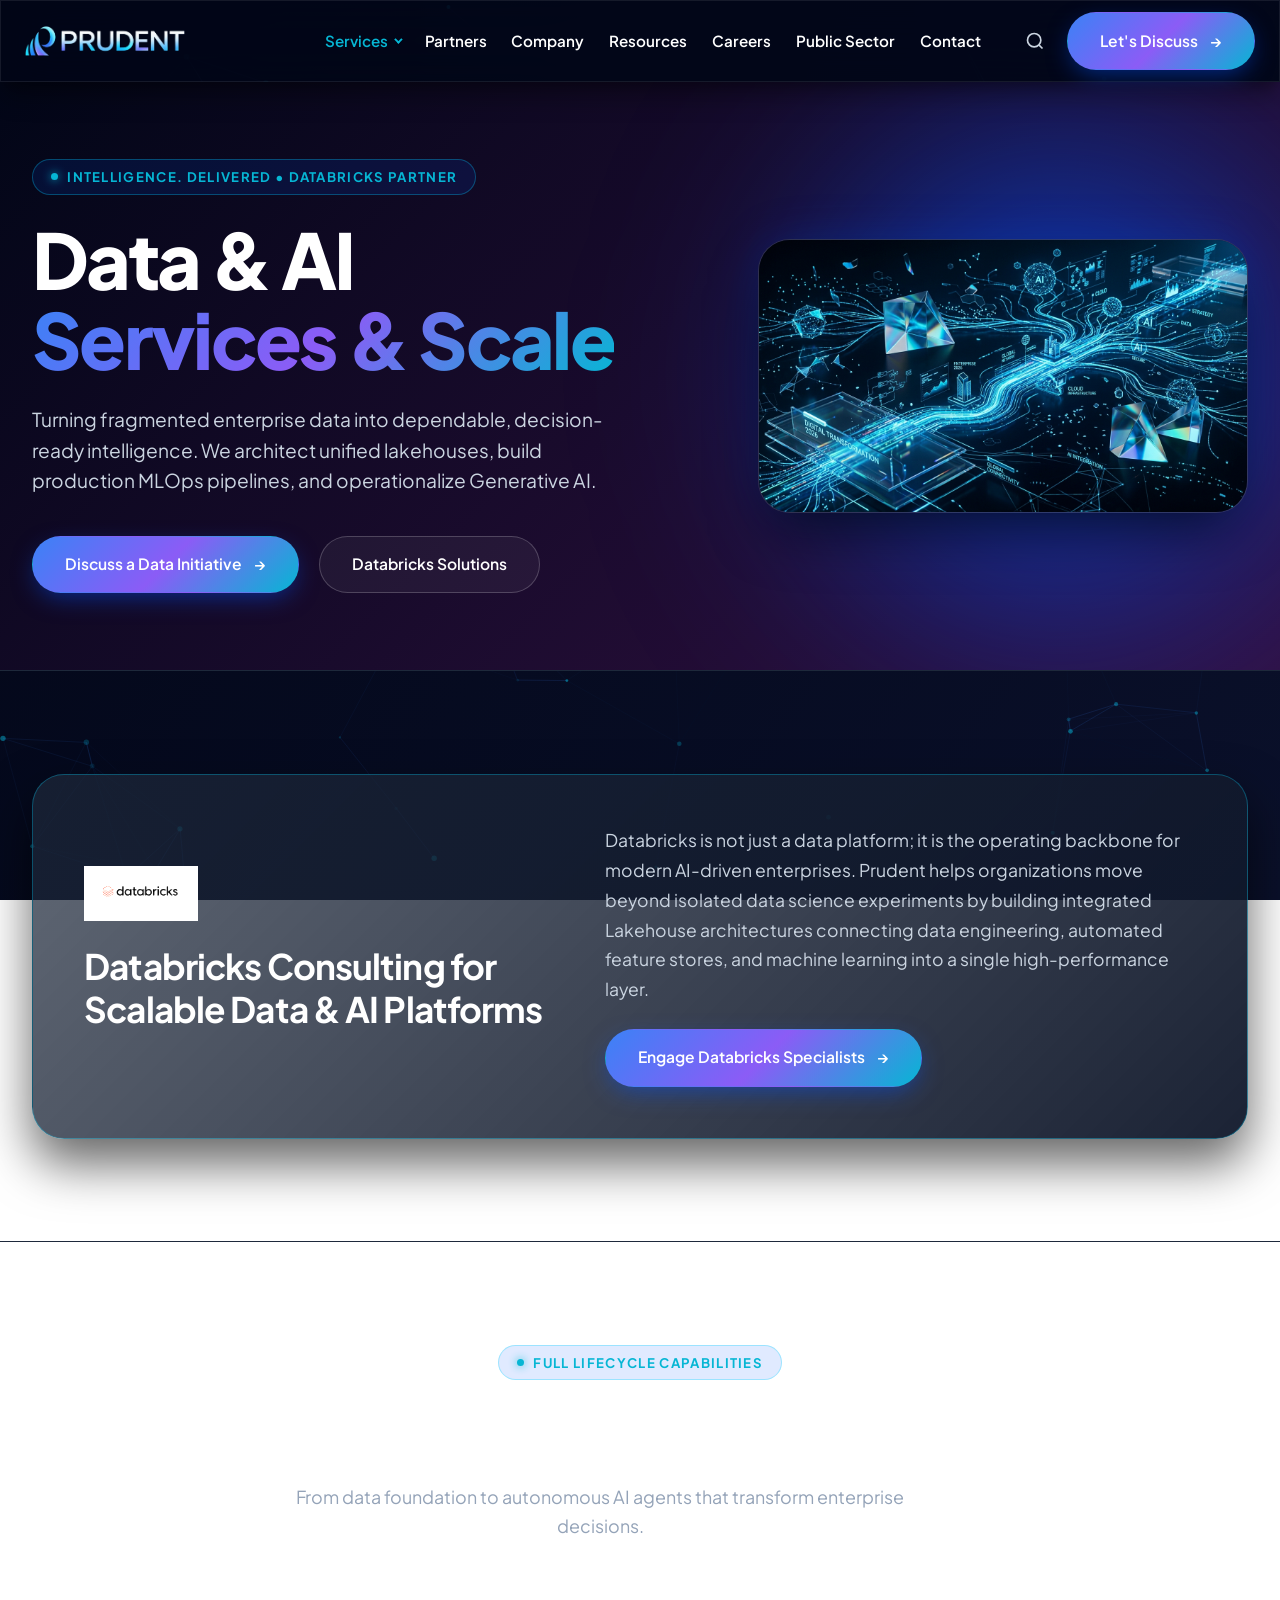
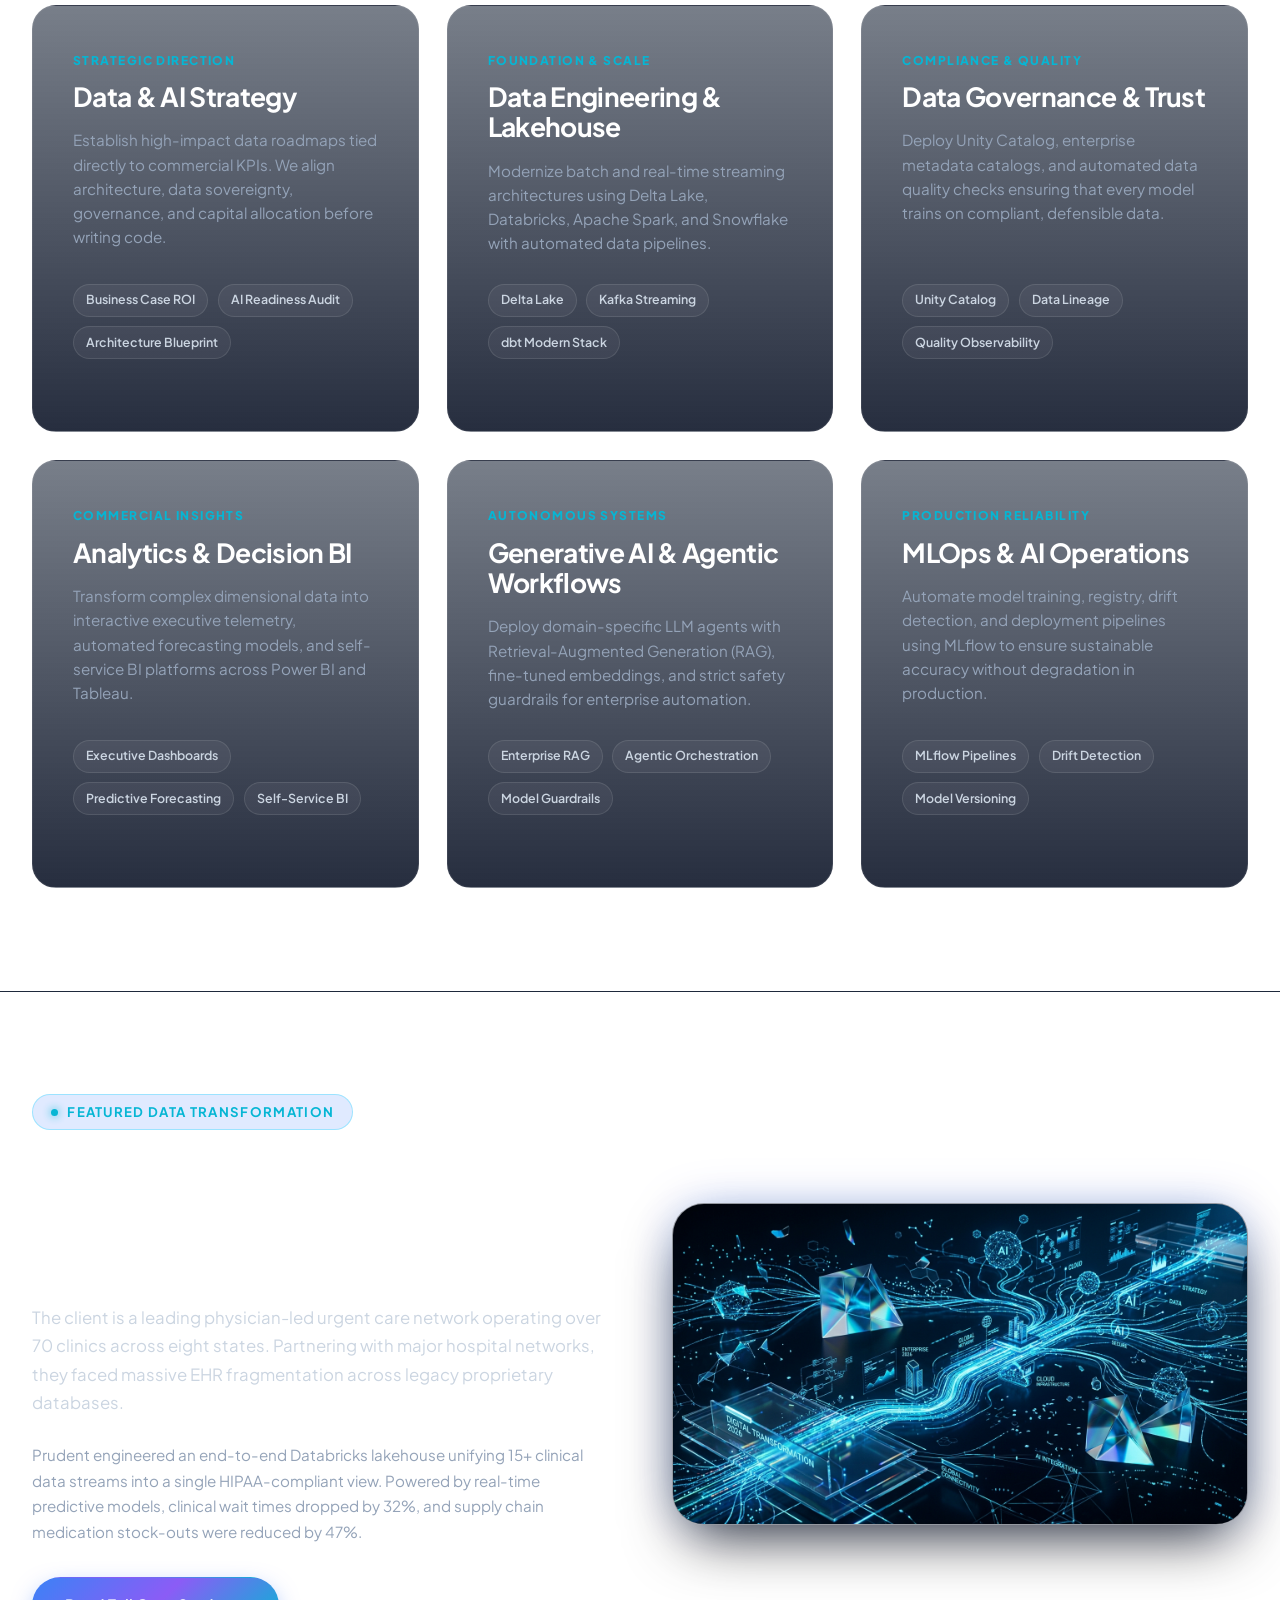
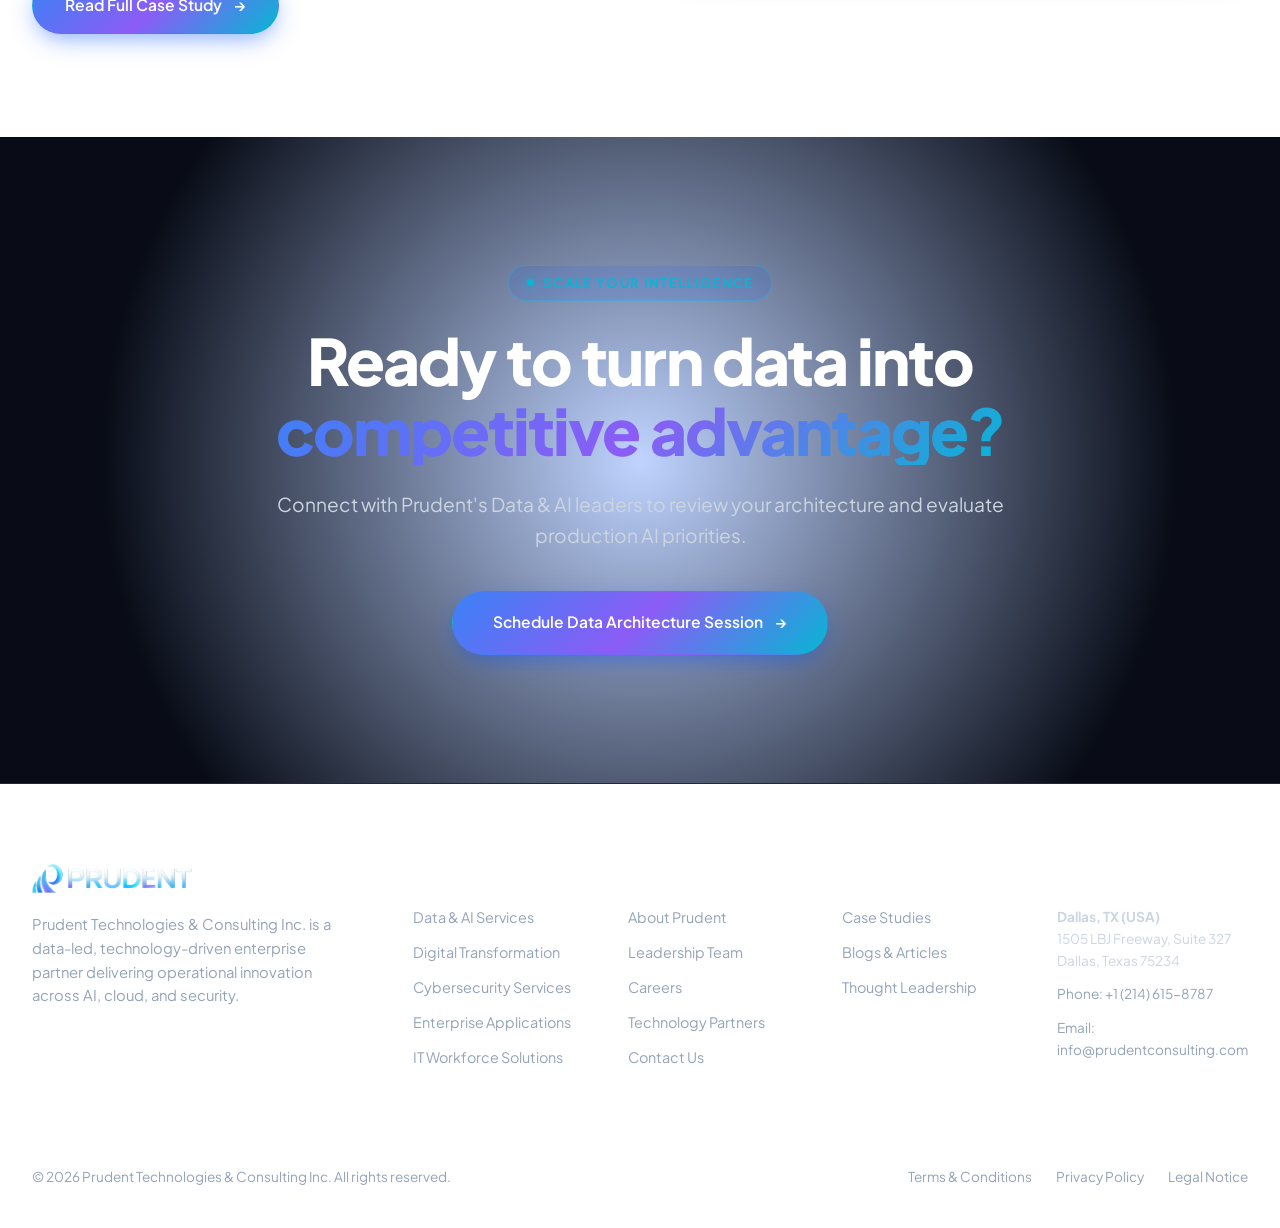
<file: data-ai.html>
<!DOCTYPE html>
<html lang="en">
<head>
  <meta charset="UTF-8">
  <meta name="viewport" content="width=device-width, initial-scale=1.0">
  <title>Data &amp; AI Services | Databricks &amp; Generative AI | Prudent</title>
  <meta name="description" content="Turn enterprise data into dependable, decision-ready intelligence. Databricks lakehouses, MLOps, and secure Generative AI solutions delivered by Prudent.">
  
  <link rel="stylesheet" href="css/style.css">
  <link rel="stylesheet" href="css/animations.css">
  <link rel="stylesheet" href="css/responsive.css">
    <link rel="icon" type="image/x-icon" href="assets/images/favicon.ico">

</head>
<body>

  <input type="checkbox" id="mobile-nav-toggle" class="mobile-nav-toggle" aria-label="Toggle navigation">

  <!-- HEADER -->
  <header class="header-wrapper">
    <div class="container header-container">
      <a href="index.html" class="brand-logo" aria-label="Prudent Home">
        <img src="assets/images/prudent-logo-white.svg" alt="Prudent" width="160" height="38">
      </a>

      <div class="nav-menu-wrapper">
        <nav class="nav-menu" aria-label="Primary Navigation">
          <div class="nav-item">
            <a href="services.html" class="nav-link" style="color: var(--prudent-cyan);">Services <span class="caret"></span></a>
            <div class="mega-menu mega-menu-services">
              <div>
                <div class="mega-col-title">Core Disciplines</div>
                <div class="mega-list">
                  <a href="data-ai.html" class="mega-item-link">
                    <div class="mega-item-name">Data &amp; AI Services &rarr;</div>
                    <div class="mega-item-desc">Decision intelligence, Databricks, and scalable GenAI.</div>
                  </a>
                  <a href="digital-transformation.html" class="mega-item-link">
                    <div class="mega-item-name">Digital Transformation &rarr;</div>
                    <div class="mega-item-desc">Cloud-native engineering and modern experience platforms.</div>
                  </a>
                  <a href="cybersecurity.html" class="mega-item-link">
                    <div class="mega-item-name">Cybersecurity &amp; Resilience &rarr;</div>
                    <div class="mega-item-desc">Zero Trust, MDR, and Elite Splunk Advisory.</div>
                  </a>
                </div>
              </div>
              <div>
                <div class="mega-col-title">Enterprise &amp; Talent</div>
                <div class="mega-list">
                  <a href="enterprise-applications.html" class="mega-item-link">
                    <div class="mega-item-name">Enterprise Applications &rarr;</div>
                    <div class="mega-item-desc">ServiceNow, Salesforce, and UiPath RPA automation.</div>
                  </a>
                  <a href="workforce-solutions.html" class="mega-item-link">
                    <div class="mega-item-name">IT Workforce Solutions &rarr;</div>
                    <div class="mega-item-desc">High-caliber specialized engineering teams.</div>
                  </a>
                  <a href="executive-search.html" class="mega-item-link">
                    <div class="mega-item-name">Executive Search &rarr;</div>
                    <div class="mega-item-desc">C-suite and senior digital technology leadership.</div>
                  </a>
                </div>
              </div>
              <div>
                <div class="mega-col-title">Industry Solutions</div>
                <div class="mega-list">
                  <a href="public-sector.html" class="mega-item-link">
                    <div class="mega-item-name">Public Sector &amp; DIR &rarr;</div>
                    <div class="mega-item-desc">Texas DIR ITSAC contract vehicle &amp; civic digital impact.</div>
                  </a>
                  <a href="case-studies.html" class="mega-item-link">
                    <div class="mega-item-name">Featured Case Studies &rarr;</div>
                    <div class="mega-item-desc">Real-world results delivered across global enterprises.</div>
                  </a>
                </div>
              </div>
            </div>
          </div>

          <div class="nav-item"><a href="partners.html" class="nav-link">Partners</a></div>
          <div class="nav-item"><a href="about.html" class="nav-link">Company</a></div>
          <div class="nav-item"><a href="resources.html" class="nav-link">Resources</a></div>
          <div class="nav-item"><a href="careers.html" class="nav-link">Careers</a></div>
          <div class="nav-item"><a href="public-sector.html" class="nav-link">Public Sector</a></div>
          <div class="nav-item"><a href="contact.html" class="nav-link">Contact</a></div>
        </nav>

        <div class="nav-actions">
          <a href="#search-modal" class="search-trigger-btn" aria-label="Open Search">
            <svg width="20" height="20" viewBox="0 0 24 24" fill="none" stroke="currentColor" stroke-width="2"><circle cx="11" cy="11" r="8"></circle><line x1="21" y1="21" x2="16.65" y2="16.65"></line></svg>
          </a>
          <a href="contact.html" class="btn btn-primary">
            <span>Let's Discuss</span>
            <span class="arrow">&rarr;</span>
          </a>
        </div>
      </div>

      <label for="mobile-nav-toggle" class="hamburger-label" aria-label="Open Mobile Menu">
        <span class="hamburger-bar"></span>
        <span class="hamburger-bar"></span>
        <span class="hamburger-bar"></span>
      </label>
    </div>
  </header>

  <!-- SEARCH MODAL -->
  <div id="search-modal" class="search-modal">
    <div class="search-modal-content">
      <a href="#" class="search-modal-close" aria-label="Close Search" title="Close Search">
        <svg viewBox="0 0 24 24" aria-hidden="true" focusable="false">
          <path d="M6 6L18 18M18 6L6 18"></path>
        </svg>
      </a>
      <div class="search-box-wrapper">
        <input type="text" class="search-input" placeholder="Search Data, AI, LLMs, Databricks, MLOps..." autofocus>
      </div>
      <div class="search-tags-heading">AI Topics</div>
      <div class="search-pills">
        <a href="#databricks" class="search-pill">Databricks Lakehouse</a>
        <a href="#genai" class="search-pill">Generative AI Agents</a>
        <a href="#capabilities" class="search-pill">Data Governance</a>
        <a href="#capabilities" class="search-pill">Enterprise MLOps</a>
      </div>
    </div>
  </div>

  <main>
    <!-- HERO -->
    <section class="hero-section" style="min-height: 65vh;">
      <div class="hero-glow-1"></div>
      <div class="container hero-grid">
        <div class="hero-text-content">
          <div class="eyebrow-tag animate-fade-up delay-1">Intelligence. Delivered &bull; Databricks Partner</div>
          <h1 class="display-title animate-fade-up delay-2 anim-fade-up">
            Data &amp; AI <br>
            <span class="text-gradient">Services &amp; Scale</span>
          </h1>
          <p class="hero-lead-text animate-fade-up delay-3">
            Turning fragmented enterprise data into dependable, decision-ready intelligence. We architect unified lakehouses, build production MLOps pipelines, and operationalize Generative AI.
          </p>
          <div class="btn-group animate-fade-up delay-4">
            <a href="contact.html" class="btn btn-primary">
              <span>Discuss a Data Initiative</span>
              <span class="arrow">&rarr;</span>
            </a>
            <a href="#databricks" class="btn btn-secondary">
              <span>Databricks Solutions</span>
            </a>
          </div>
        </div>

        <div class="hero-visual-frame animate-scale delay-5">
          <img src="assets/images/hero-ai-network.jpg" alt="Prudent Enterprise AI &amp; Data Pipeline Architecture" class="hero-visual-img animate-hero-bg">
        </div>
      </div>
    </section>

    <!-- DATABRICKS LAKEHOUSE PARTNERSHIP SECTION -->
    <section id="databricks" class="section-padding" style="background: transparent; border-top: 1px solid var(--border-dark); border-bottom: 1px solid var(--border-dark);">
      <div class="container">
        <div style="background: linear-gradient(135deg, rgba(30, 41, 59, 0.7) 0%, rgba(15, 23, 42, 0.95) 100%); border: 1px solid rgba(0, 212, 255, 0.3); border-radius: var(--radius-xl); padding: clamp(2rem, 4vw, 4rem); box-shadow: 0 25px 50px rgba(0, 0, 0, 0.6);">
          <div style="display: grid; grid-template-columns: 1fr 1.25fr; gap: 3rem; align-items: center;">
            <div>
              <img src="assets/images/partners/partner-databricks.png" alt="Databricks" style="max-height: 55px; margin-bottom: 1.5rem; filter: brightness(1.2);">
              <h2 style="font-size: 2.2rem; color: #FFFFFF; line-height: 1.2; margin-bottom: 1rem;">
                Databricks Consulting for Scalable Data &amp; AI Platforms
              </h2>
            </div>
            <div>
              <p style="color: #CBD5E1; font-size: 1.1rem; line-height: 1.7; margin-bottom: 1.5rem;">
                Databricks is not just a data platform; it is the operating backbone for modern AI-driven enterprises. Prudent helps organizations move beyond isolated data science experiments by building integrated Lakehouse architectures connecting data engineering, automated feature stores, and machine learning into a single high-performance layer.
              </p>
              <a href="contact.html" class="btn btn-primary">
                <span>Engage Databricks Specialists</span>
                <span class="arrow">&rarr;</span>
              </a>
            </div>
          </div>
        </div>
      </div>
    </section>

    <!-- CORE DATA & AI OFFERINGS -->
    <section id="capabilities" class="section-padding" style="background: var(--bg-dark);">
      <div class="container">
        <div class="section-header-centered">
          <div class="eyebrow-tag anim-fade-up">Full Lifecycle Capabilities</div>
          <h2 class="section-title anim-fade-up">Data &amp; AI Offerings</h2>
          <p class="section-subtitle anim-fade-up anim-delay-1">
            From data foundation to autonomous AI agents that transform enterprise decisions.
          </p>
        </div>

        <div class="services-bento-grid">
          
          <div class="service-card anim-fade-up anim-delay-2">
            <div>
              <div class="service-tag">Strategic Direction</div>
              <h3 class="service-title">Data &amp; AI Strategy</h3>
              <p class="service-desc">
                Establish high-impact data roadmaps tied directly to commercial KPIs. We align architecture, data sovereignty, governance, and capital allocation before writing code.
              </p>
            </div>
            <div class="service-feature-list">
              <span class="service-pill">Business Case ROI</span>
              <span class="service-pill">AI Readiness Audit</span>
              <span class="service-pill">Architecture Blueprint</span>
            </div>
          </div>

          <div class="service-card anim-fade-up anim-delay-2">
            <div>
              <div class="service-tag">Foundation &amp; Scale</div>
              <h3 class="service-title">Data Engineering &amp; Lakehouse</h3>
              <p class="service-desc">
                Modernize batch and real-time streaming architectures using Delta Lake, Databricks, Apache Spark, and Snowflake with automated data pipelines.
              </p>
            </div>
            <div class="service-feature-list">
              <span class="service-pill">Delta Lake</span>
              <span class="service-pill">Kafka Streaming</span>
              <span class="service-pill">dbt Modern Stack</span>
            </div>
          </div>

          <div class="service-card anim-fade-up anim-delay-2">
            <div>
              <div class="service-tag">Compliance &amp; Quality</div>
              <h3 class="service-title">Data Governance &amp; Trust</h3>
              <p class="service-desc">
                Deploy Unity Catalog, enterprise metadata catalogs, and automated data quality checks ensuring that every model trains on compliant, defensible data.
              </p>
            </div>
            <div class="service-feature-list">
              <span class="service-pill">Unity Catalog</span>
              <span class="service-pill">Data Lineage</span>
              <span class="service-pill">Quality Observability</span>
            </div>
          </div>

          <div class="service-card anim-fade-up anim-delay-2">
            <div>
              <div class="service-tag">Commercial Insights</div>
              <h3 class="service-title">Analytics &amp; Decision BI</h3>
              <p class="service-desc">
                Transform complex dimensional data into interactive executive telemetry, automated forecasting models, and self-service BI platforms across Power BI and Tableau.
              </p>
            </div>
            <div class="service-feature-list">
              <span class="service-pill">Executive Dashboards</span>
              <span class="service-pill">Predictive Forecasting</span>
              <span class="service-pill">Self-Service BI</span>
            </div>
          </div>

          <div class="service-card anim-fade-up anim-delay-2" id="genai">
            <div>
              <div class="service-tag">Autonomous Systems</div>
              <h3 class="service-title">Generative AI &amp; Agentic Workflows</h3>
              <p class="service-desc">
                Deploy domain-specific LLM agents with Retrieval-Augmented Generation (RAG), fine-tuned embeddings, and strict safety guardrails for enterprise automation.
              </p>
            </div>
            <div class="service-feature-list">
              <span class="service-pill">Enterprise RAG</span>
              <span class="service-pill">Agentic Orchestration</span>
              <span class="service-pill">Model Guardrails</span>
            </div>
          </div>

          <div class="service-card anim-fade-up anim-delay-2">
            <div>
              <div class="service-tag">Production Reliability</div>
              <h3 class="service-title">MLOps &amp; AI Operations</h3>
              <p class="service-desc">
                Automate model training, registry, drift detection, and deployment pipelines using MLflow to ensure sustainable accuracy without degradation in production.
              </p>
            </div>
            <div class="service-feature-list">
              <span class="service-pill">MLflow Pipelines</span>
              <span class="service-pill">Drift Detection</span>
              <span class="service-pill">Model Versioning</span>
            </div>
          </div>

        </div>
      </div>
    </section>

    <!-- CASE STUDY SPOTLIGHT: HEALTHCARE UNIFICATION -->
    <section class="section-padding" style="background: transparent; border-top: 1px solid var(--border-dark);">
      <div class="container">
        <div style="display: grid; grid-template-columns: 1fr 1fr; gap: 4rem; align-items: center;">
          <div>
            <div class="eyebrow-tag anim-fade-up">Featured Data Transformation</div>
            <h2 style="font-size: 2.25rem; color: #FFFFFF; line-height: 1.2; margin-bottom: 1.25rem;">
              Driving Operational Excellence in Healthcare Through Data Unification
            </h2>
            <p style="color: #CBD5E1; font-size: 1.05rem; line-height: 1.7; margin-bottom: 1.5rem;">
              The client is a leading physician-led urgent care network operating over 70 clinics across eight states. Partnering with major hospital networks, they faced massive EHR fragmentation across legacy proprietary databases.
            </p>
            <p style="color: var(--text-muted); font-size: 0.95rem; line-height: 1.7; margin-bottom: 2rem;">
              Prudent engineered an end-to-end Databricks lakehouse unifying 15+ clinical data streams into a single HIPAA-compliant view. Powered by real-time predictive models, clinical wait times dropped by 32%, and supply chain medication stock-outs were reduced by 47%.
            </p>
            <a href="case-studies.html#healthcare" class="btn btn-primary">
              <span>Read Full Case Study</span>
              <span class="arrow">&rarr;</span>
            </a>
          </div>

          <div class="hero-visual-frame anim-fade-up anim-delay-4">
            <img src="assets/images/hero-ai-network.jpg" alt="Healthcare Analytics Case Study" class="hero-visual-img" style="max-height: 440px;">
          </div>
        </div>
      </div>
    </section>

    <!-- FINAL CTA -->
    <section class="cta-section">
      <div class="container cta-box">
        <div class="eyebrow-tag anim-fade-up">Scale Your Intelligence</div>
        <h2 class="cta-heading">Ready to turn data into <br><span class="text-gradient">competitive advantage?</span></h2>
        <p class="cta-subtext">Connect with Prudent's Data &amp; AI leaders to review your architecture and evaluate production AI priorities.</p>
        <div class="btn-group" style="justify-content: center;">
          <a href="contact.html" class="btn btn-primary" style="padding: 1.15rem 2.5rem;">
            <span>Schedule Data Architecture Session</span>
            <span class="arrow">&rarr;</span>
          </a>
        </div>
      </div>
    </section>
  </main>

  <!-- FOOTER -->
  <footer class="footer-wrapper">
    <div class="container">
      <div class="footer-grid">
        <div class="footer-brand">
          <a href="index.html"><img src="assets/images/prudent-logo-white.svg" alt="Prudent" width="160" height="38"></a>
          <p>Prudent Technologies &amp; Consulting Inc. is a data-led, technology-driven enterprise partner delivering operational innovation across AI, cloud, and security.</p>
        </div>
        <div>
          <div class="footer-col-title">Services</div>
          <div class="footer-links-list">
            <a href="data-ai.html" class="footer-link">Data &amp; AI Services</a>
            <a href="digital-transformation.html" class="footer-link">Digital Transformation</a>
            <a href="cybersecurity.html" class="footer-link">Cybersecurity Services</a>
            <a href="enterprise-applications.html" class="footer-link">Enterprise Applications</a>
            <a href="workforce-solutions.html" class="footer-link">IT Workforce Solutions</a>
          </div>
        </div>
        <div>
          <div class="footer-col-title">Company</div>
          <div class="footer-links-list">
            <a href="about.html" class="footer-link">About Prudent</a>
            <a href="about.html#leadership" class="footer-link">Leadership Team</a>
            <a href="careers.html" class="footer-link">Careers</a>
            <a href="partners.html" class="footer-link">Technology Partners</a>
            <a href="contact.html" class="footer-link">Contact Us</a>
          </div>
        </div>
        <div>
          <div class="footer-col-title">Resources</div>
          <div class="footer-links-list">
            <a href="case-studies.html" class="footer-link">Case Studies</a>
            <a href="resources.html" class="footer-link">Blogs &amp; Articles</a>
            <a href="resources.html" class="footer-link">Thought Leadership</a>
          </div>
        </div>
        <div>
          <div class="footer-col-title">Headquarters</div>
          <div class="footer-links-list" style="font-size: 0.85rem; line-height: 1.6;">
            <p style="color: #CBD5E1;"><strong>Dallas, TX (USA)</strong><br>1505 LBJ Freeway, Suite 327<br>Dallas, Texas 75234</p>
            <p style="color: #94A3B8;">Phone: +1 (214) 615-8787</p>
            <p style="color: #94A3B8;">Email: info@prudentconsulting.com</p>
          </div>
        </div>
      </div>
      <div class="footer-bottom">
        <div>&copy; 2026 Prudent Technologies &amp; Consulting Inc. All rights reserved.</div>
        <div class="footer-legal-links">
          <a href="contact.html">Terms &amp; Conditions</a>
          <a href="contact.html">Privacy Policy</a>
          <a href="contact.html">Legal Notice</a>
        </div>
      </div>
    </div>
  </footer>

<script src="js/bg-animation.js" defer></script>
</body>
</html>
</file>
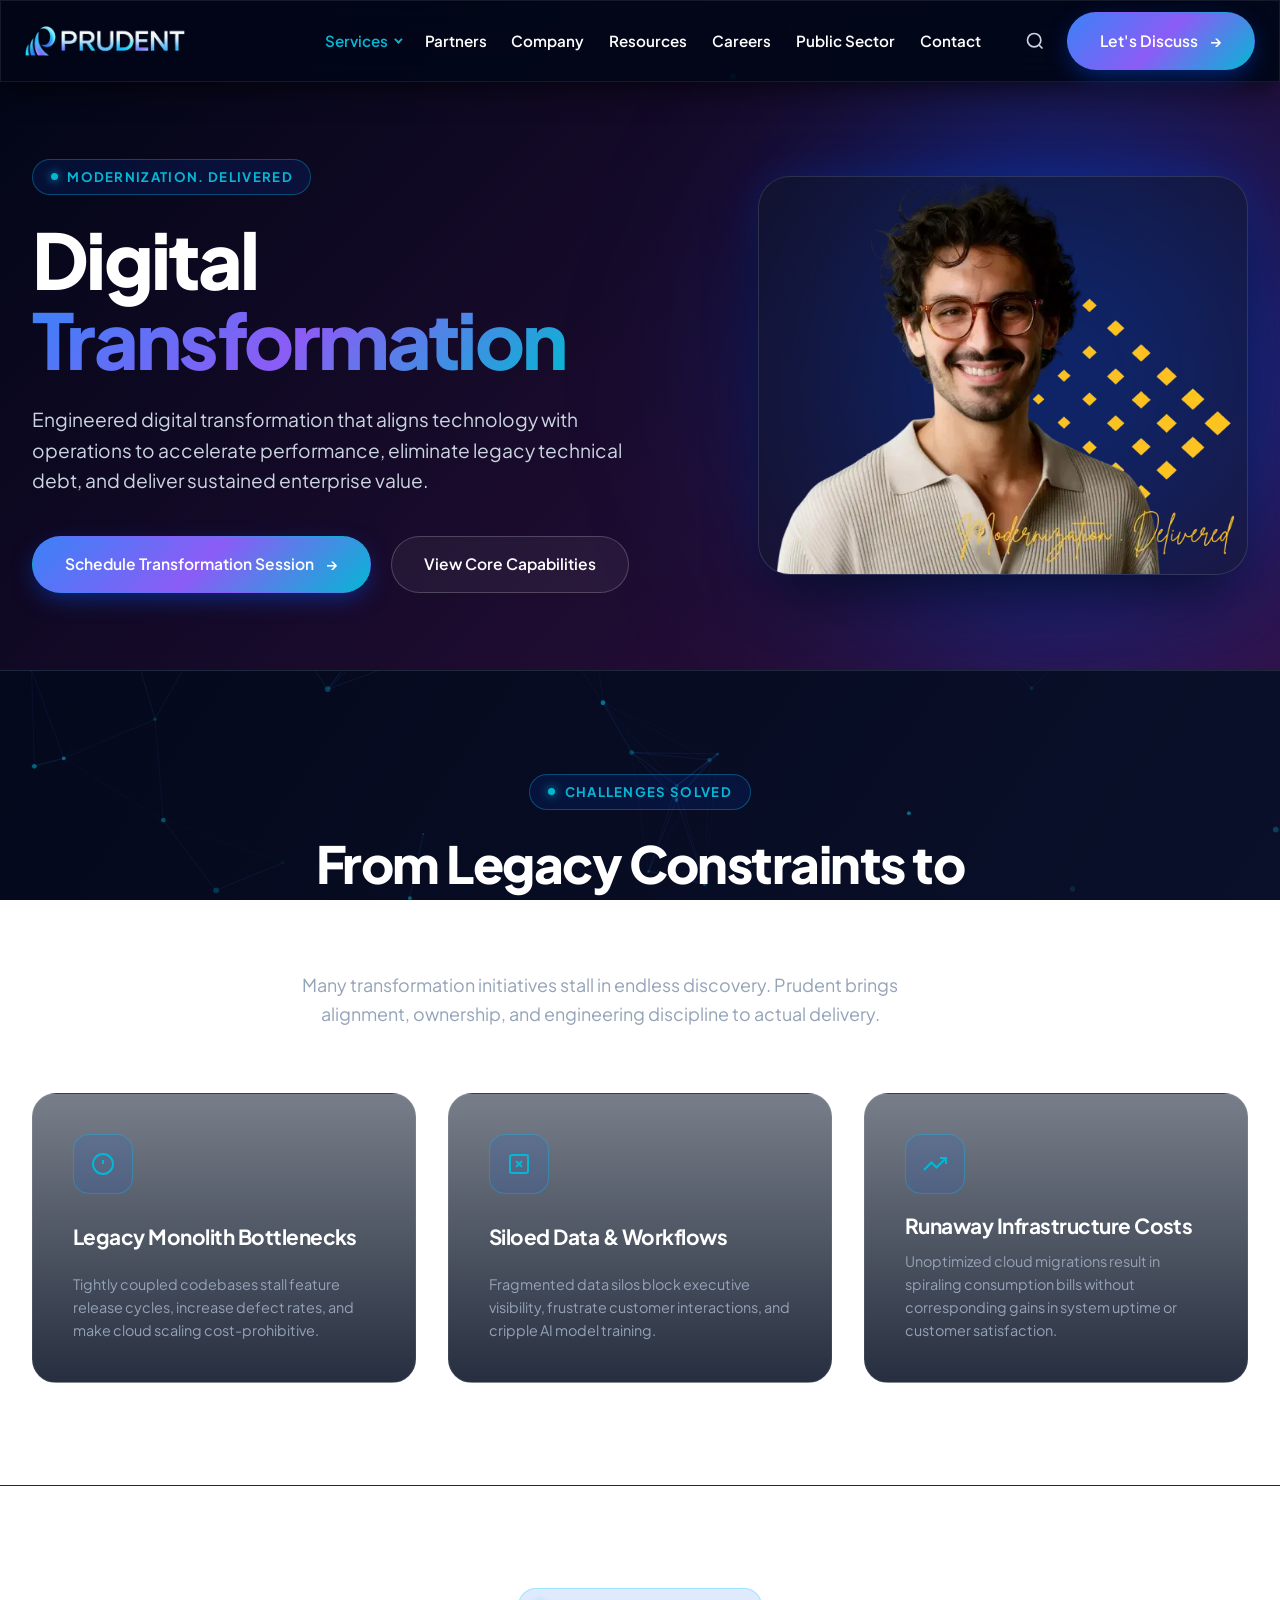
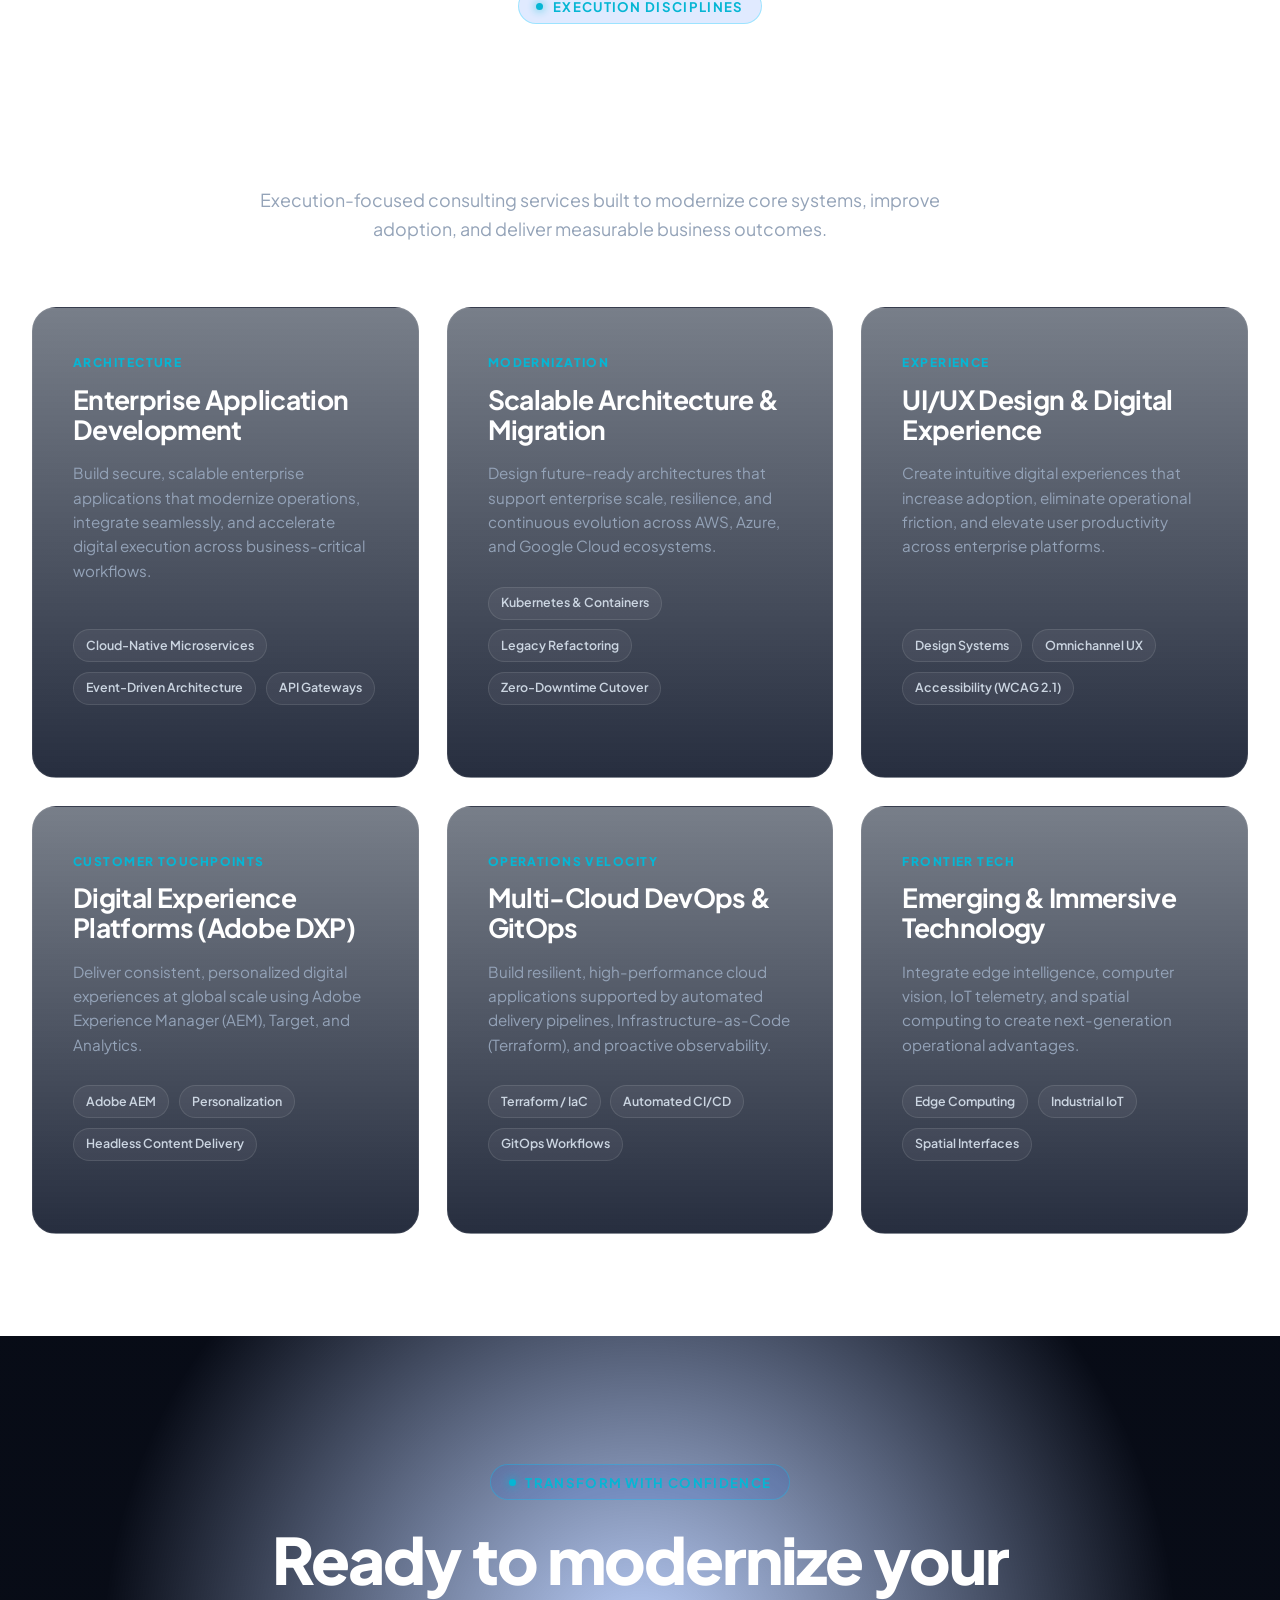
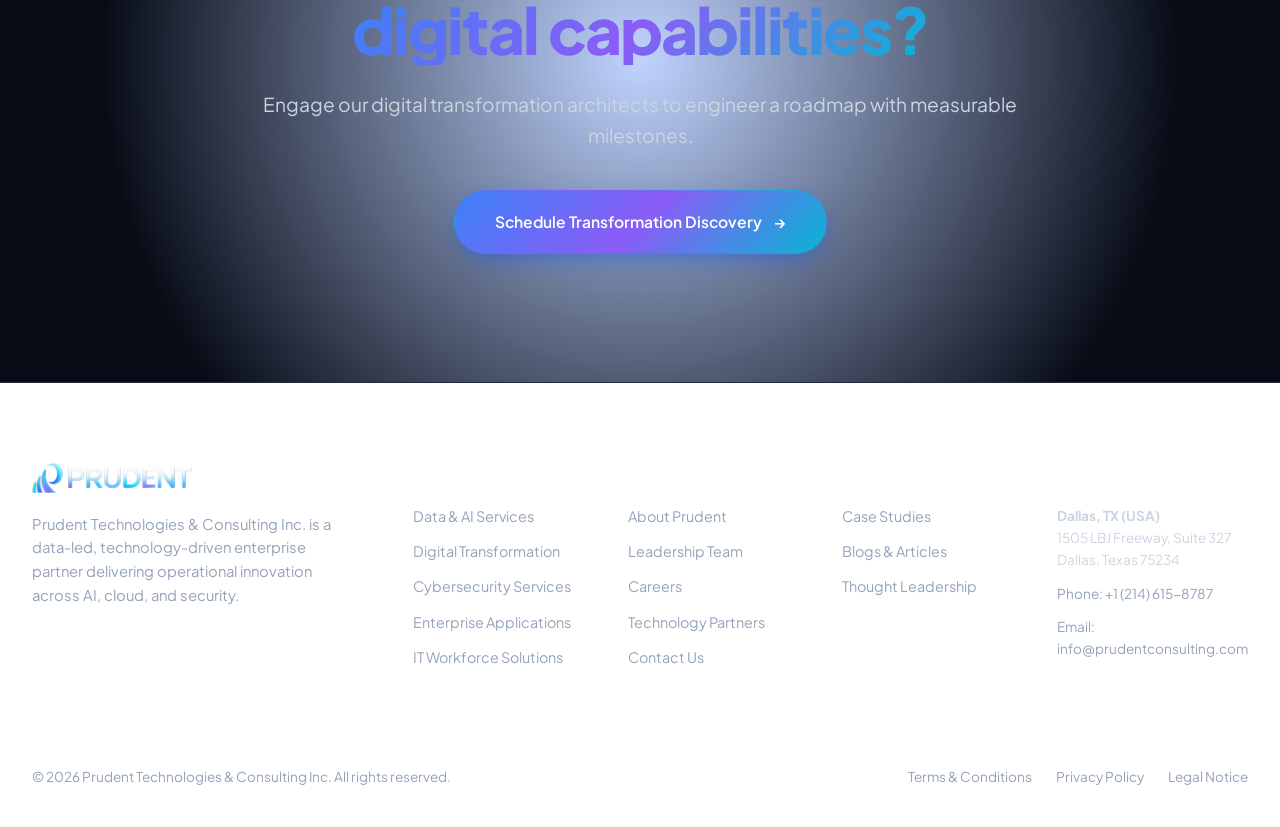
<file: digital-transformation.html>
<!DOCTYPE html>
<html lang="en">
<head>
  <meta charset="UTF-8">
  <meta name="viewport" content="width=device-width, initial-scale=1.0">
  <title>Digital Transformation | Cloud-Native &amp; Modern DXP | Prudent</title>
  <meta name="description" content="Modernize legacy architectures into scalable, cloud-native platforms. Microservices, DevOps, UI/UX, and Adobe DXP engineered by Prudent.">
  
  <link rel="stylesheet" href="css/style.css">
  <link rel="stylesheet" href="css/animations.css">
  <link rel="stylesheet" href="css/responsive.css">
    <link rel="icon" type="image/x-icon" href="assets/images/favicon.ico">

</head>
<body>

  <input type="checkbox" id="mobile-nav-toggle" class="mobile-nav-toggle" aria-label="Toggle navigation">

  <!-- HEADER -->
  <header class="header-wrapper">
    <div class="container header-container">
      <a href="index.html" class="brand-logo" aria-label="Prudent Home">
        <img src="assets/images/prudent-logo-white.svg" alt="Prudent" width="160" height="38">
      </a>

      <div class="nav-menu-wrapper">
        <nav class="nav-menu" aria-label="Primary Navigation">
          <div class="nav-item">
            <a href="services.html" class="nav-link" style="color: var(--prudent-cyan);">Services <span class="caret"></span></a>
            <div class="mega-menu mega-menu-services">
              <div>
                <div class="mega-col-title">Core Disciplines</div>
                <div class="mega-list">
                  <a href="data-ai.html" class="mega-item-link">
                    <div class="mega-item-name">Data &amp; AI Services &rarr;</div>
                    <div class="mega-item-desc">Decision intelligence, Databricks, and scalable GenAI.</div>
                  </a>
                  <a href="digital-transformation.html" class="mega-item-link">
                    <div class="mega-item-name">Digital Transformation &rarr;</div>
                    <div class="mega-item-desc">Cloud-native engineering and modern experience platforms.</div>
                  </a>
                  <a href="cybersecurity.html" class="mega-item-link">
                    <div class="mega-item-name">Cybersecurity &amp; Resilience &rarr;</div>
                    <div class="mega-item-desc">Zero Trust, MDR, and Elite Splunk Advisory.</div>
                  </a>
                </div>
              </div>
              <div>
                <div class="mega-col-title">Enterprise &amp; Talent</div>
                <div class="mega-list">
                  <a href="enterprise-applications.html" class="mega-item-link">
                    <div class="mega-item-name">Enterprise Applications &rarr;</div>
                    <div class="mega-item-desc">ServiceNow, Salesforce, and UiPath RPA automation.</div>
                  </a>
                  <a href="workforce-solutions.html" class="mega-item-link">
                    <div class="mega-item-name">IT Workforce Solutions &rarr;</div>
                    <div class="mega-item-desc">High-caliber specialized engineering teams.</div>
                  </a>
                  <a href="executive-search.html" class="mega-item-link">
                    <div class="mega-item-name">Executive Search &rarr;</div>
                    <div class="mega-item-desc">C-suite and senior digital technology leadership.</div>
                  </a>
                </div>
              </div>
              <div>
                <div class="mega-col-title">Industry Solutions</div>
                <div class="mega-list">
                  <a href="public-sector.html" class="mega-item-link">
                    <div class="mega-item-name">Public Sector &amp; DIR &rarr;</div>
                    <div class="mega-item-desc">Texas DIR ITSAC contract vehicle &amp; civic digital impact.</div>
                  </a>
                  <a href="case-studies.html" class="mega-item-link">
                    <div class="mega-item-name">Featured Case Studies &rarr;</div>
                    <div class="mega-item-desc">Real-world results delivered across global enterprises.</div>
                  </a>
                </div>
              </div>
            </div>
          </div>

          <div class="nav-item"><a href="partners.html" class="nav-link">Partners</a></div>
          <div class="nav-item"><a href="about.html" class="nav-link">Company</a></div>
          <div class="nav-item"><a href="resources.html" class="nav-link">Resources</a></div>
          <div class="nav-item"><a href="careers.html" class="nav-link">Careers</a></div>
          <div class="nav-item"><a href="public-sector.html" class="nav-link">Public Sector</a></div>
          <div class="nav-item"><a href="contact.html" class="nav-link">Contact</a></div>
        </nav>

        <div class="nav-actions">
          <a href="#search-modal" class="search-trigger-btn" aria-label="Open Search">
            <svg width="20" height="20" viewBox="0 0 24 24" fill="none" stroke="currentColor" stroke-width="2"><circle cx="11" cy="11" r="8"></circle><line x1="21" y1="21" x2="16.65" y2="16.65"></line></svg>
          </a>
          <a href="contact.html" class="btn btn-primary">
            <span>Let's Discuss</span>
            <span class="arrow">&rarr;</span>
          </a>
        </div>
      </div>

      <label for="mobile-nav-toggle" class="hamburger-label" aria-label="Open Mobile Menu">
        <span class="hamburger-bar"></span>
        <span class="hamburger-bar"></span>
        <span class="hamburger-bar"></span>
      </label>
    </div>
  </header>

  <!-- SEARCH MODAL -->
  <div id="search-modal" class="search-modal">
    <div class="search-modal-content">
      <a href="#" class="search-modal-close" aria-label="Close Search" title="Close Search">
        <svg viewBox="0 0 24 24" aria-hidden="true" focusable="false">
          <path d="M6 6L18 18M18 6L6 18"></path>
        </svg>
      </a>
      <div class="search-box-wrapper">
        <input type="text" class="search-input" placeholder="Search digital transformation, cloud modernization, UI/UX..." autofocus>
      </div>
    </div>
  </div>

  <main>
    <!-- HERO -->
    <section class="hero-section" style="min-height: 65vh;">
      <div class="hero-glow-1"></div>
      <div class="container hero-grid">
        <div class="hero-text-content">
          <div class="eyebrow-tag animate-fade-up delay-1">Modernization. Delivered</div>
          <h1 class="display-title animate-fade-up delay-2 anim-fade-up">
            Digital <br>
            <span class="text-gradient">Transformation</span>
          </h1>
          <p class="hero-lead-text animate-fade-up delay-3">
            Engineered digital transformation that aligns technology with operations to accelerate performance, eliminate legacy technical debt, and deliver sustained enterprise value.
          </p>
          <div class="btn-group animate-fade-up delay-4">
            <a href="contact.html" class="btn btn-primary">
              <span>Schedule Transformation Session</span>
              <span class="arrow">&rarr;</span>
            </a>
            <a href="#solutions" class="btn btn-secondary">
              <span>View Core Capabilities</span>
            </a>
          </div>
        </div>

        <div class="hero-visual-frame animate-scale delay-5">
          <img src="assets/images/heroes/hero-transformation.png" alt="Prudent Digital Transformation Specialist" class="hero-visual-img animate-hero-bg">
        </div>
      </div>
    </section>

    <!-- PROBLEMS SOLVED BANNER -->
    <section class="section-padding" style="background: transparent; border-top: 1px solid var(--border-dark); border-bottom: 1px solid var(--border-dark);">
      <div class="container">
        <div class="section-header-centered">
          <div class="eyebrow-tag anim-fade-up">Challenges Solved</div>
          <h2 class="section-title anim-fade-up">From Legacy Constraints to Digital Velocity</h2>
          <p class="section-subtitle anim-fade-up anim-delay-1">
            Many transformation initiatives stall in endless discovery. Prudent brings alignment, ownership, and engineering discipline to actual delivery.
          </p>
        </div>

        <div style="display: grid; grid-template-columns: repeat(3, 1fr); gap: 2rem;">
          <div class="service-card anim-fade-up anim-delay-2" style="min-height: auto;">
            <div class="pillar-icon-box anim-float" style="margin-bottom: 1.25rem;">
              <svg width="24" height="24" viewBox="0 0 24 24" fill="none" stroke="currentColor" stroke-width="2"><circle cx="12" cy="12" r="10"></circle><line x1="12" y1="8" x2="12" y2="12"></line><line x1="12" y1="16" x2="12.01" y2="16"></line></svg>
            </div>
            <h3 style="font-size: 1.3rem; margin-bottom: 0.75rem; color: #FFFFFF;">Legacy Monolith Bottlenecks</h3>
            <p style="font-size: 0.9rem; color: var(--text-muted); line-height: 1.6;">
              Tightly coupled codebases stall feature release cycles, increase defect rates, and make cloud scaling cost-prohibitive.
            </p>
          </div>

          <div class="service-card anim-fade-up anim-delay-2" style="min-height: auto;">
            <div class="pillar-icon-box anim-float" style="margin-bottom: 1.25rem;">
              <svg width="24" height="24" viewBox="0 0 24 24" fill="none" stroke="currentColor" stroke-width="2"><rect x="3" y="3" width="18" height="18" rx="2" ry="2"></rect><line x1="9" y1="9" x2="15" y2="15"></line><line x1="15" y1="9" x2="9" y2="15"></line></svg>
            </div>
            <h3 style="font-size: 1.3rem; margin-bottom: 0.75rem; color: #FFFFFF;">Siloed Data &amp; Workflows</h3>
            <p style="font-size: 0.9rem; color: var(--text-muted); line-height: 1.6;">
              Fragmented data silos block executive visibility, frustrate customer interactions, and cripple AI model training.
            </p>
          </div>

          <div class="service-card anim-fade-up anim-delay-2" style="min-height: auto;">
            <div class="pillar-icon-box anim-float" style="margin-bottom: 1.25rem;">
              <svg width="24" height="24" viewBox="0 0 24 24" fill="none" stroke="currentColor" stroke-width="2"><polyline points="23 6 13.5 15.5 8.5 10.5 1 18"></polyline><polyline points="17 6 23 6 23 12"></polyline></svg>
            </div>
            <h3 style="font-size: 1.3rem; margin-bottom: 0.75rem; color: #FFFFFF;">Runaway Infrastructure Costs</h3>
            <p style="font-size: 0.9rem; color: var(--text-muted); line-height: 1.6;">
              Unoptimized cloud migrations result in spiraling consumption bills without corresponding gains in system uptime or customer satisfaction.
            </p>
          </div>
        </div>
      </div>
    </section>

    <!-- CORE TRANSFORMATION OFFERINGS -->
    <section id="solutions" class="section-padding" style="background: var(--bg-dark);">
      <div class="container">
        <div class="section-header-centered">
          <div class="eyebrow-tag anim-fade-up">Execution Disciplines</div>
          <h2 class="section-title anim-fade-up">Digital Transformation Service Offerings</h2>
          <p class="section-subtitle anim-fade-up anim-delay-1">
            Execution-focused consulting services built to modernize core systems, improve adoption, and deliver measurable business outcomes.
          </p>
        </div>

        <div class="services-bento-grid">
          
          <div class="service-card anim-fade-up anim-delay-2">
            <div>
              <div class="service-tag">Architecture</div>
              <h3 class="service-title">Enterprise Application Development</h3>
              <p class="service-desc">
                Build secure, scalable enterprise applications that modernize operations, integrate seamlessly, and accelerate digital execution across business-critical workflows.
              </p>
            </div>
            <div class="service-feature-list">
              <span class="service-pill">Cloud-Native Microservices</span>
              <span class="service-pill">Event-Driven Architecture</span>
              <span class="service-pill">API Gateways</span>
            </div>
          </div>

          <div class="service-card anim-fade-up anim-delay-2">
            <div>
              <div class="service-tag">Modernization</div>
              <h3 class="service-title">Scalable Architecture &amp; Migration</h3>
              <p class="service-desc">
                Design future-ready architectures that support enterprise scale, resilience, and continuous evolution across AWS, Azure, and Google Cloud ecosystems.
              </p>
            </div>
            <div class="service-feature-list">
              <span class="service-pill">Kubernetes &amp; Containers</span>
              <span class="service-pill">Legacy Refactoring</span>
              <span class="service-pill">Zero-Downtime Cutover</span>
            </div>
          </div>

          <div class="service-card anim-fade-up anim-delay-2">
            <div>
              <div class="service-tag">Experience</div>
              <h3 class="service-title">UI/UX Design &amp; Digital Experience</h3>
              <p class="service-desc">
                Create intuitive digital experiences that increase adoption, eliminate operational friction, and elevate user productivity across enterprise platforms.
              </p>
            </div>
            <div class="service-feature-list">
              <span class="service-pill">Design Systems</span>
              <span class="service-pill">Omnichannel UX</span>
              <span class="service-pill">Accessibility (WCAG 2.1)</span>
            </div>
          </div>

          <div class="service-card anim-fade-up anim-delay-2">
            <div>
              <div class="service-tag">Customer Touchpoints</div>
              <h3 class="service-title">Digital Experience Platforms (Adobe DXP)</h3>
              <p class="service-desc">
                Deliver consistent, personalized digital experiences at global scale using Adobe Experience Manager (AEM), Target, and Analytics.
              </p>
            </div>
            <div class="service-feature-list">
              <span class="service-pill">Adobe AEM</span>
              <span class="service-pill">Personalization</span>
              <span class="service-pill">Headless Content Delivery</span>
            </div>
          </div>

          <div class="service-card anim-fade-up anim-delay-2">
            <div>
              <div class="service-tag">Operations Velocity</div>
              <h3 class="service-title">Multi-Cloud DevOps &amp; GitOps</h3>
              <p class="service-desc">
                Build resilient, high-performance cloud applications supported by automated delivery pipelines, Infrastructure-as-Code (Terraform), and proactive observability.
              </p>
            </div>
            <div class="service-feature-list">
              <span class="service-pill">Terraform / IaC</span>
              <span class="service-pill">Automated CI/CD</span>
              <span class="service-pill">GitOps Workflows</span>
            </div>
          </div>

          <div class="service-card anim-fade-up anim-delay-2">
            <div>
              <div class="service-tag">Frontier Tech</div>
              <h3 class="service-title">Emerging &amp; Immersive Technology</h3>
              <p class="service-desc">
                Integrate edge intelligence, computer vision, IoT telemetry, and spatial computing to create next-generation operational advantages.
              </p>
            </div>
            <div class="service-feature-list">
              <span class="service-pill">Edge Computing</span>
              <span class="service-pill">Industrial IoT</span>
              <span class="service-pill">Spatial Interfaces</span>
            </div>
          </div>

        </div>
      </div>
    </section>

    <!-- FINAL CTA -->
    <section class="cta-section">
      <div class="container cta-box">
        <div class="eyebrow-tag anim-fade-up">Transform With Confidence</div>
        <h2 class="cta-heading">Ready to modernize your <br><span class="text-gradient">digital capabilities?</span></h2>
        <p class="cta-subtext">Engage our digital transformation architects to engineer a roadmap with measurable milestones.</p>
        <div class="btn-group" style="justify-content: center;">
          <a href="contact.html" class="btn btn-primary" style="padding: 1.15rem 2.5rem;">
            <span>Schedule Transformation Discovery</span>
            <span class="arrow">&rarr;</span>
          </a>
        </div>
      </div>
    </section>
  </main>

  <!-- FOOTER -->
  <footer class="footer-wrapper">
    <div class="container">
      <div class="footer-grid">
        <div class="footer-brand">
          <a href="index.html"><img src="assets/images/prudent-logo-white.svg" alt="Prudent" width="160" height="38"></a>
          <p>Prudent Technologies &amp; Consulting Inc. is a data-led, technology-driven enterprise partner delivering operational innovation across AI, cloud, and security.</p>
        </div>
        <div>
          <div class="footer-col-title">Services</div>
          <div class="footer-links-list">
            <a href="data-ai.html" class="footer-link">Data &amp; AI Services</a>
            <a href="digital-transformation.html" class="footer-link">Digital Transformation</a>
            <a href="cybersecurity.html" class="footer-link">Cybersecurity Services</a>
            <a href="enterprise-applications.html" class="footer-link">Enterprise Applications</a>
            <a href="workforce-solutions.html" class="footer-link">IT Workforce Solutions</a>
          </div>
        </div>
        <div>
          <div class="footer-col-title">Company</div>
          <div class="footer-links-list">
            <a href="about.html" class="footer-link">About Prudent</a>
            <a href="about.html#leadership" class="footer-link">Leadership Team</a>
            <a href="careers.html" class="footer-link">Careers</a>
            <a href="partners.html" class="footer-link">Technology Partners</a>
            <a href="contact.html" class="footer-link">Contact Us</a>
          </div>
        </div>
        <div>
          <div class="footer-col-title">Resources</div>
          <div class="footer-links-list">
            <a href="case-studies.html" class="footer-link">Case Studies</a>
            <a href="resources.html" class="footer-link">Blogs &amp; Articles</a>
            <a href="resources.html" class="footer-link">Thought Leadership</a>
          </div>
        </div>
        <div>
          <div class="footer-col-title">Headquarters</div>
          <div class="footer-links-list" style="font-size: 0.85rem; line-height: 1.6;">
            <p style="color: #CBD5E1;"><strong>Dallas, TX (USA)</strong><br>1505 LBJ Freeway, Suite 327<br>Dallas, Texas 75234</p>
            <p style="color: #94A3B8;">Phone: +1 (214) 615-8787</p>
            <p style="color: #94A3B8;">Email: info@prudentconsulting.com</p>
          </div>
        </div>
      </div>
      <div class="footer-bottom">
        <div>&copy; 2026 Prudent Technologies &amp; Consulting Inc. All rights reserved.</div>
        <div class="footer-legal-links">
          <a href="contact.html">Terms &amp; Conditions</a>
          <a href="contact.html">Privacy Policy</a>
          <a href="contact.html">Legal Notice</a>
        </div>
      </div>
    </div>
  </footer>

<script src="js/bg-animation.js" defer></script>
</body>
</html>
</file>
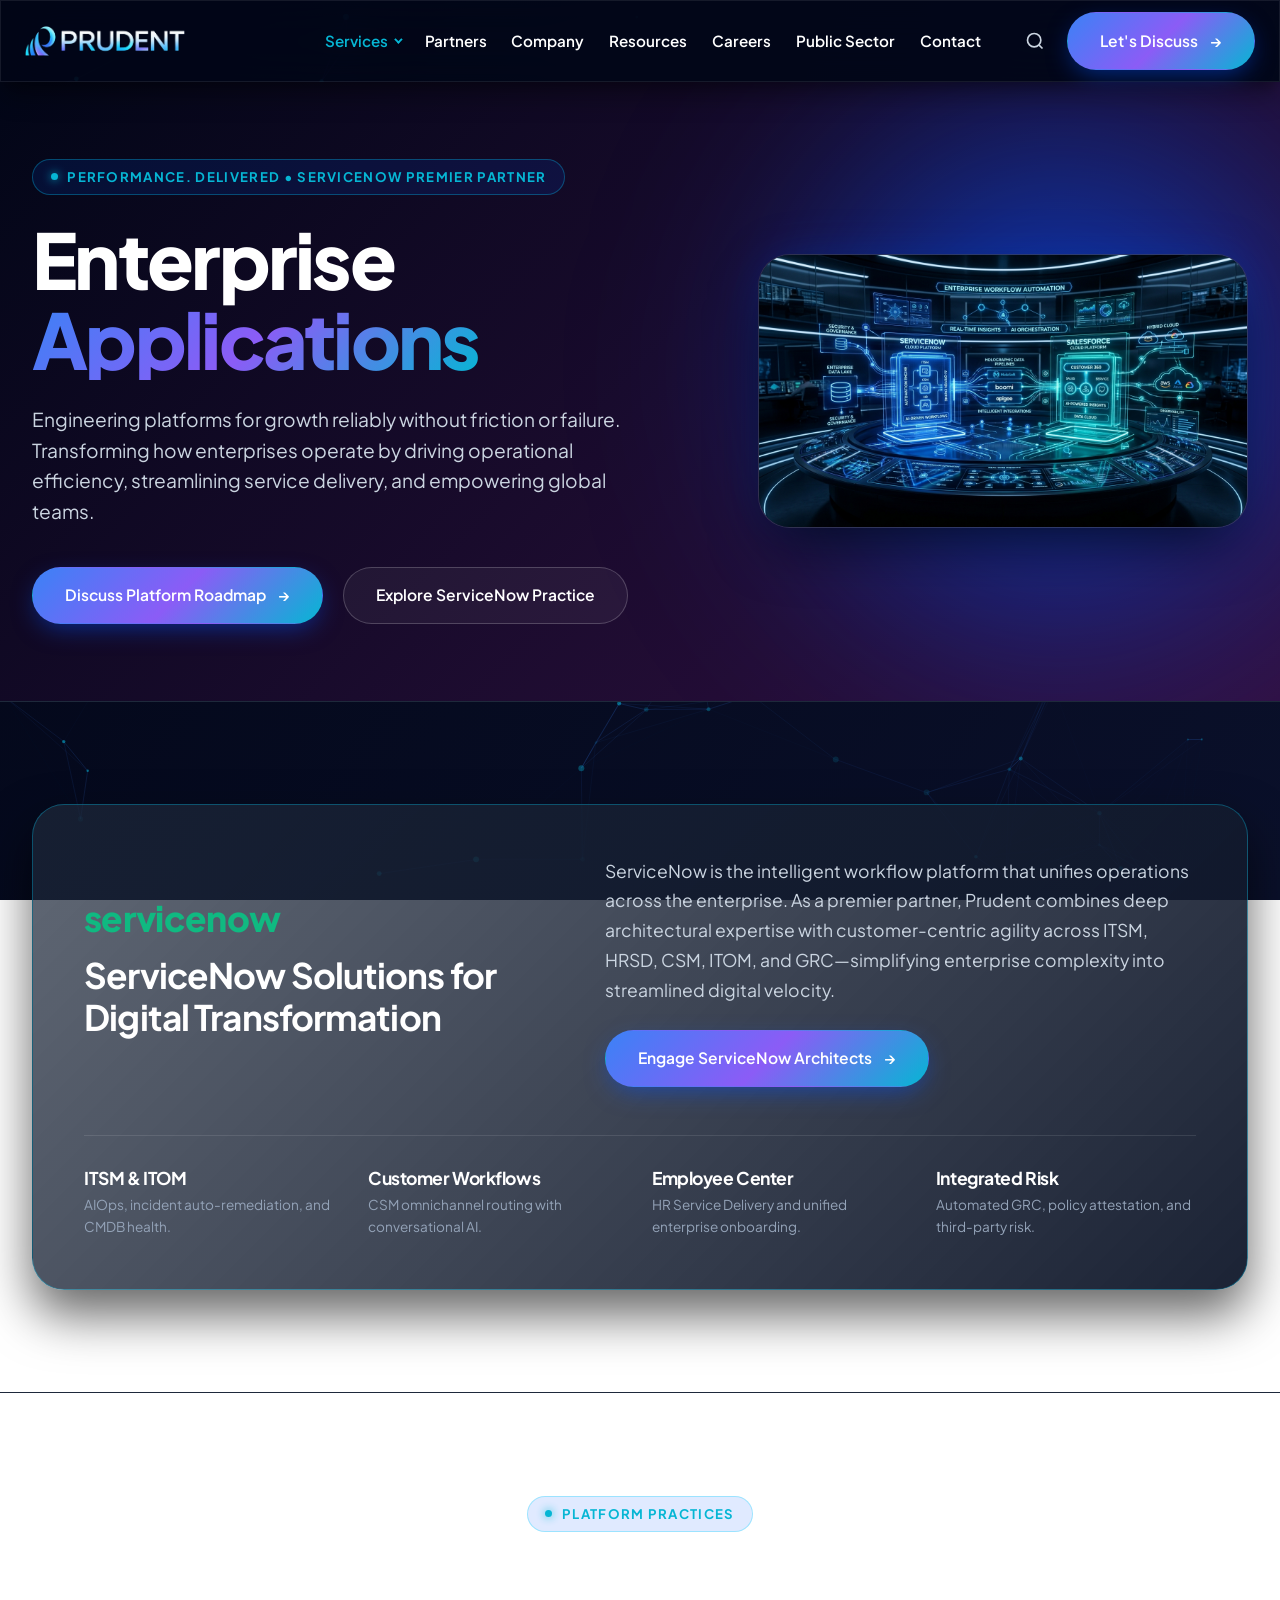
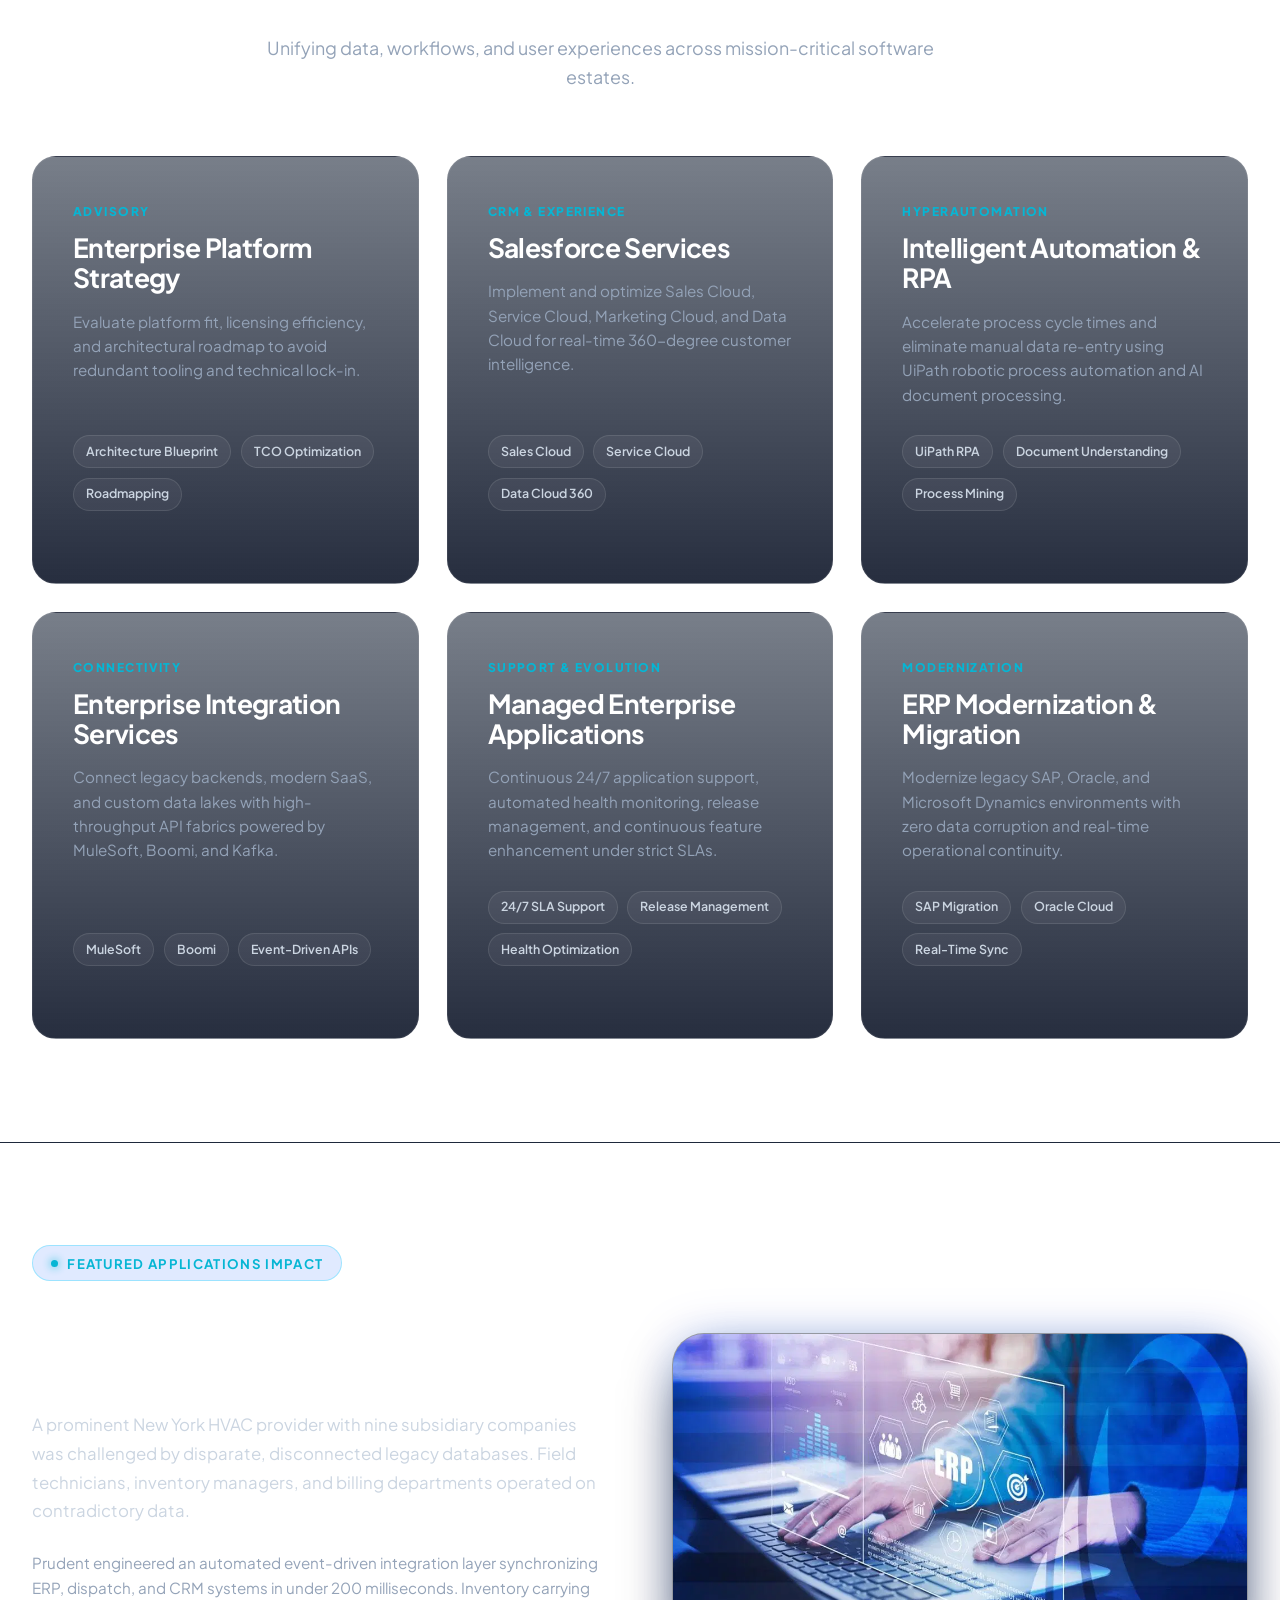
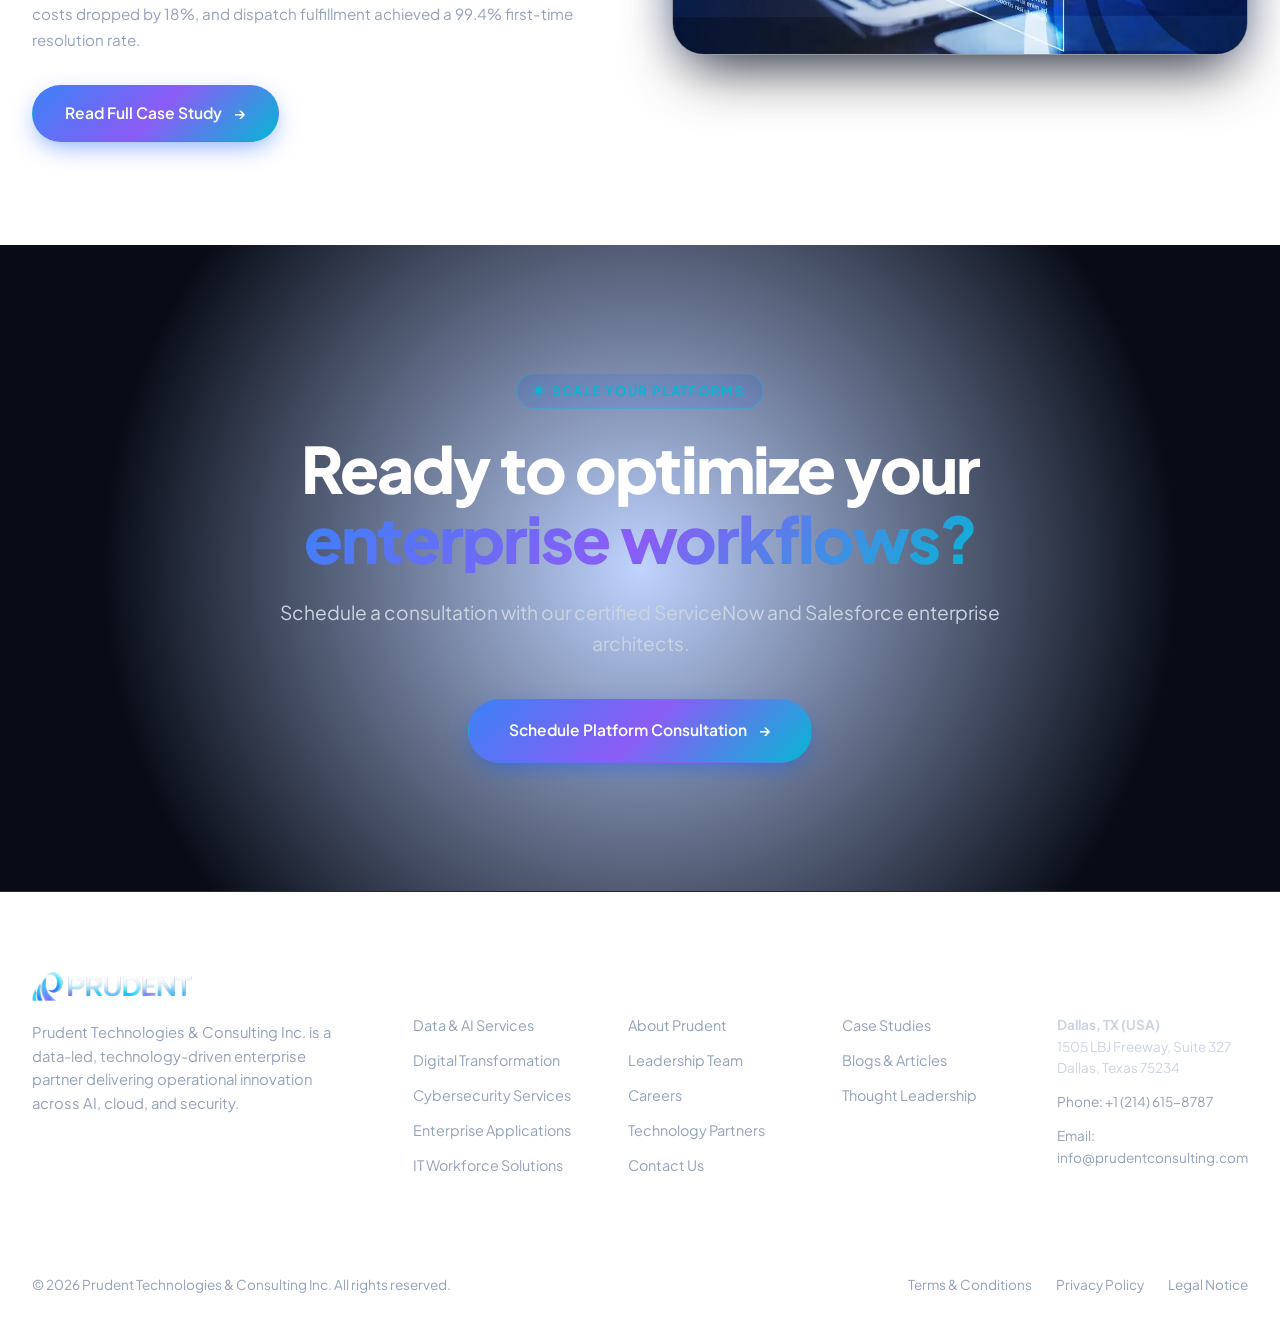
<file: enterprise-applications.html>
<!DOCTYPE html>
<html lang="en">
<head>
  <meta charset="UTF-8">
  <meta name="viewport" content="width=device-width, initial-scale=1.0">
  <title>Enterprise Applications | ServiceNow &amp; Salesforce | Prudent</title>
  <meta name="description" content="ServiceNow Premier Partner, Salesforce Cloud, and UiPath RPA. Engineer enterprise platforms for sustained growth without friction.">
  
  <link rel="stylesheet" href="css/style.css">
  <link rel="stylesheet" href="css/animations.css">
  <link rel="stylesheet" href="css/responsive.css">
    <link rel="icon" type="image/x-icon" href="assets/images/favicon.ico">

</head>
<body>

  <input type="checkbox" id="mobile-nav-toggle" class="mobile-nav-toggle" aria-label="Toggle navigation">

  <!-- HEADER -->
  <header class="header-wrapper">
    <div class="container header-container">
      <a href="index.html" class="brand-logo" aria-label="Prudent Home">
        <img src="assets/images/prudent-logo-white.svg" alt="Prudent" width="160" height="38">
      </a>

      <div class="nav-menu-wrapper">
        <nav class="nav-menu" aria-label="Primary Navigation">
          <div class="nav-item">
            <a href="services.html" class="nav-link" style="color: var(--prudent-cyan);">Services <span class="caret"></span></a>
            <div class="mega-menu mega-menu-services">
              <div>
                <div class="mega-col-title">Core Disciplines</div>
                <div class="mega-list">
                  <a href="data-ai.html" class="mega-item-link">
                    <div class="mega-item-name">Data &amp; AI Services &rarr;</div>
                    <div class="mega-item-desc">Decision intelligence, Databricks, and scalable GenAI.</div>
                  </a>
                  <a href="digital-transformation.html" class="mega-item-link">
                    <div class="mega-item-name">Digital Transformation &rarr;</div>
                    <div class="mega-item-desc">Cloud-native engineering and modern experience platforms.</div>
                  </a>
                  <a href="cybersecurity.html" class="mega-item-link">
                    <div class="mega-item-name">Cybersecurity &amp; Resilience &rarr;</div>
                    <div class="mega-item-desc">Zero Trust, MDR, and Elite Splunk Advisory.</div>
                  </a>
                </div>
              </div>
              <div>
                <div class="mega-col-title">Enterprise &amp; Talent</div>
                <div class="mega-list">
                  <a href="enterprise-applications.html" class="mega-item-link">
                    <div class="mega-item-name">Enterprise Applications &rarr;</div>
                    <div class="mega-item-desc">ServiceNow, Salesforce, and UiPath RPA automation.</div>
                  </a>
                  <a href="workforce-solutions.html" class="mega-item-link">
                    <div class="mega-item-name">IT Workforce Solutions &rarr;</div>
                    <div class="mega-item-desc">High-caliber specialized engineering teams.</div>
                  </a>
                  <a href="executive-search.html" class="mega-item-link">
                    <div class="mega-item-name">Executive Search &rarr;</div>
                    <div class="mega-item-desc">C-suite and senior digital technology leadership.</div>
                  </a>
                </div>
              </div>
              <div>
                <div class="mega-col-title">Industry Solutions</div>
                <div class="mega-list">
                  <a href="public-sector.html" class="mega-item-link">
                    <div class="mega-item-name">Public Sector &amp; DIR &rarr;</div>
                    <div class="mega-item-desc">Texas DIR ITSAC contract vehicle &amp; civic digital impact.</div>
                  </a>
                  <a href="case-studies.html" class="mega-item-link">
                    <div class="mega-item-name">Featured Case Studies &rarr;</div>
                    <div class="mega-item-desc">Real-world results delivered across global enterprises.</div>
                  </a>
                </div>
              </div>
            </div>
          </div>

          <div class="nav-item"><a href="partners.html" class="nav-link">Partners</a></div>
          <div class="nav-item"><a href="about.html" class="nav-link">Company</a></div>
          <div class="nav-item"><a href="resources.html" class="nav-link">Resources</a></div>
          <div class="nav-item"><a href="careers.html" class="nav-link">Careers</a></div>
          <div class="nav-item"><a href="public-sector.html" class="nav-link">Public Sector</a></div>
          <div class="nav-item"><a href="contact.html" class="nav-link">Contact</a></div>
        </nav>

        <div class="nav-actions">
          <a href="#search-modal" class="search-trigger-btn" aria-label="Open Search">
            <svg width="20" height="20" viewBox="0 0 24 24" fill="none" stroke="currentColor" stroke-width="2"><circle cx="11" cy="11" r="8"></circle><line x1="21" y1="21" x2="16.65" y2="16.65"></line></svg>
          </a>
          <a href="contact.html" class="btn btn-primary">
            <span>Let's Discuss</span>
            <span class="arrow">&rarr;</span>
          </a>
        </div>
      </div>

      <label for="mobile-nav-toggle" class="hamburger-label" aria-label="Open Mobile Menu">
        <span class="hamburger-bar"></span>
        <span class="hamburger-bar"></span>
        <span class="hamburger-bar"></span>
      </label>
    </div>
  </header>

  <!-- SEARCH MODAL -->
  <div id="search-modal" class="search-modal">
    <div class="search-modal-content">
      <a href="#" class="search-modal-close" aria-label="Close Search" title="Close Search">
        <svg viewBox="0 0 24 24" aria-hidden="true" focusable="false">
          <path d="M6 6L18 18M18 6L6 18"></path>
        </svg>
      </a>
      <div class="search-box-wrapper">
        <input type="text" class="search-input" placeholder="Search ServiceNow, Salesforce, RPA, integrations..." autofocus>
      </div>
    </div>
  </div>

  <main>
    <!-- HERO -->
    <section class="hero-section" style="min-height: 65vh;">
      <div class="hero-glow-1"></div>
      <div class="container hero-grid">
        <div class="hero-text-content">
          <div class="eyebrow-tag animate-fade-up delay-1">Performance. Delivered &bull; ServiceNow Premier Partner</div>
          <h1 class="display-title animate-fade-up delay-2 anim-fade-up">
            Enterprise <br>
            <span class="text-gradient">Applications</span>
          </h1>
          <p class="hero-lead-text animate-fade-up delay-3">
            Engineering platforms for growth reliably without friction or failure. Transforming how enterprises operate by driving operational efficiency, streamlining service delivery, and empowering global teams.
          </p>
          <div class="btn-group animate-fade-up delay-4">
            <a href="contact.html" class="btn btn-primary">
              <span>Discuss Platform Roadmap</span>
              <span class="arrow">&rarr;</span>
            </a>
            <a href="#servicenow" class="btn btn-secondary">
              <span>Explore ServiceNow Practice</span>
            </a>
          </div>
        </div>

        <div class="hero-visual-frame animate-scale delay-5">
          <img src="assets/images/hero-enterprise-apps.jpg" alt="ServiceNow &amp; Salesforce Enterprise Cloud Workflows" class="hero-visual-img animate-hero-bg">
        </div>
      </div>
    </section>

    <!-- SERVICENOW PARTNERSHIP SPOTLIGHT -->
    <section id="servicenow" class="section-padding" style="background: transparent; border-top: 1px solid var(--border-dark); border-bottom: 1px solid var(--border-dark);">
      <div class="container">
        <div style="background: linear-gradient(135deg, rgba(30, 41, 59, 0.7) 0%, rgba(15, 23, 42, 0.95) 100%); border: 1px solid rgba(0, 212, 255, 0.3); border-radius: var(--radius-xl); padding: clamp(2rem, 4vw, 4rem); box-shadow: 0 25px 50px rgba(0, 0, 0, 0.6);">
          <div style="display: grid; grid-template-columns: 1fr 1.25fr; gap: 3rem; align-items: center; margin-bottom: 3rem;">
            <div>
              <div style="font-size: 2.2rem; font-weight: 800; color: #10B981; margin-bottom: 0.5rem; letter-spacing: -0.02em;">servicenow</div>
              <h2 style="font-size: 2.2rem; color: #FFFFFF; line-height: 1.2; margin-bottom: 1rem;">
                ServiceNow Solutions for Digital Transformation
              </h2>
            </div>
            <div>
              <p style="color: #CBD5E1; font-size: 1.1rem; line-height: 1.7; margin-bottom: 1.5rem;">
                ServiceNow is the intelligent workflow platform that unifies operations across the enterprise. As a premier partner, Prudent combines deep architectural expertise with customer-centric agility across ITSM, HRSD, CSM, ITOM, and GRC—simplifying enterprise complexity into streamlined digital velocity.
              </p>
              <a href="contact.html" class="btn btn-primary">
                <span>Engage ServiceNow Architects</span>
                <span class="arrow">&rarr;</span>
              </a>
            </div>
          </div>

          <div style="display: grid; grid-template-columns: repeat(4, 1fr); gap: 1.5rem; border-top: 1px solid rgba(255, 255, 255, 0.1); padding-top: 2rem;">
            <div>
              <h4 style="color: #FFFFFF; font-size: 1.1rem; margin-bottom: 0.35rem;">ITSM &amp; ITOM</h4>
              <p style="font-size: 0.85rem; color: var(--text-muted);">AIOps, incident auto-remediation, and CMDB health.</p>
            </div>
            <div>
              <h4 style="color: #FFFFFF; font-size: 1.1rem; margin-bottom: 0.35rem;">Customer Workflows</h4>
              <p style="font-size: 0.85rem; color: var(--text-muted);">CSM omnichannel routing with conversational AI.</p>
            </div>
            <div>
              <h4 style="color: #FFFFFF; font-size: 1.1rem; margin-bottom: 0.35rem;">Employee Center</h4>
              <p style="font-size: 0.85rem; color: var(--text-muted);">HR Service Delivery and unified enterprise onboarding.</p>
            </div>
            <div>
              <h4 style="color: #FFFFFF; font-size: 1.1rem; margin-bottom: 0.35rem;">Integrated Risk</h4>
              <p style="font-size: 0.85rem; color: var(--text-muted);">Automated GRC, policy attestation, and third-party risk.</p>
            </div>
          </div>
        </div>
      </div>
    </section>

    <!-- CORE SUB-SERVICES -->
    <section class="section-padding" style="background: var(--bg-dark);">
      <div class="container">
        <div class="section-header-centered">
          <div class="eyebrow-tag anim-fade-up">Platform Practices</div>
          <h2 class="section-title anim-fade-up">Enterprise Applications Services</h2>
          <p class="section-subtitle anim-fade-up anim-delay-1">
            Unifying data, workflows, and user experiences across mission-critical software estates.
          </p>
        </div>

        <div class="services-bento-grid">
          
          <div class="service-card anim-fade-up anim-delay-2">
            <div>
              <div class="service-tag">Advisory</div>
              <h3 class="service-title">Enterprise Platform Strategy</h3>
              <p class="service-desc">
                Evaluate platform fit, licensing efficiency, and architectural roadmap to avoid redundant tooling and technical lock-in.
              </p>
            </div>
            <div class="service-feature-list">
              <span class="service-pill">Architecture Blueprint</span>
              <span class="service-pill">TCO Optimization</span>
              <span class="service-pill">Roadmapping</span>
            </div>
          </div>

          <div class="service-card anim-fade-up anim-delay-2">
            <div>
              <div class="service-tag">CRM &amp; Experience</div>
              <h3 class="service-title">Salesforce Services</h3>
              <p class="service-desc">
                Implement and optimize Sales Cloud, Service Cloud, Marketing Cloud, and Data Cloud for real-time 360-degree customer intelligence.
              </p>
            </div>
            <div class="service-feature-list">
              <span class="service-pill">Sales Cloud</span>
              <span class="service-pill">Service Cloud</span>
              <span class="service-pill">Data Cloud 360</span>
            </div>
          </div>

          <div class="service-card anim-fade-up anim-delay-2">
            <div>
              <div class="service-tag">Hyperautomation</div>
              <h3 class="service-title">Intelligent Automation &amp; RPA</h3>
              <p class="service-desc">
                Accelerate process cycle times and eliminate manual data re-entry using UiPath robotic process automation and AI document processing.
              </p>
            </div>
            <div class="service-feature-list">
              <span class="service-pill">UiPath RPA</span>
              <span class="service-pill">Document Understanding</span>
              <span class="service-pill">Process Mining</span>
            </div>
          </div>

          <div class="service-card anim-fade-up anim-delay-2">
            <div>
              <div class="service-tag">Connectivity</div>
              <h3 class="service-title">Enterprise Integration Services</h3>
              <p class="service-desc">
                Connect legacy backends, modern SaaS, and custom data lakes with high-throughput API fabrics powered by MuleSoft, Boomi, and Kafka.
              </p>
            </div>
            <div class="service-feature-list">
              <span class="service-pill">MuleSoft</span>
              <span class="service-pill">Boomi</span>
              <span class="service-pill">Event-Driven APIs</span>
            </div>
          </div>

          <div class="service-card anim-fade-up anim-delay-2">
            <div>
              <div class="service-tag">Support &amp; Evolution</div>
              <h3 class="service-title">Managed Enterprise Applications</h3>
              <p class="service-desc">
                Continuous 24/7 application support, automated health monitoring, release management, and continuous feature enhancement under strict SLAs.
              </p>
            </div>
            <div class="service-feature-list">
              <span class="service-pill">24/7 SLA Support</span>
              <span class="service-pill">Release Management</span>
              <span class="service-pill">Health Optimization</span>
            </div>
          </div>

          <div class="service-card anim-fade-up anim-delay-2">
            <div>
              <div class="service-tag">Modernization</div>
              <h3 class="service-title">ERP Modernization &amp; Migration</h3>
              <p class="service-desc">
                Modernize legacy SAP, Oracle, and Microsoft Dynamics environments with zero data corruption and real-time operational continuity.
              </p>
            </div>
            <div class="service-feature-list">
              <span class="service-pill">SAP Migration</span>
              <span class="service-pill">Oracle Cloud</span>
              <span class="service-pill">Real-Time Sync</span>
            </div>
          </div>

        </div>
      </div>
    </section>

    <!-- CASE STUDY SPOTLIGHT: ERP DATA SYNCHRONIZATION -->
    <section class="section-padding" style="background: transparent; border-top: 1px solid var(--border-dark);">
      <div class="container">
        <div style="display: grid; grid-template-columns: 1fr 1fr; gap: 4rem; align-items: center;">
          <div>
            <div class="eyebrow-tag anim-fade-up">Featured Applications Impact</div>
            <h2 style="font-size: 2.25rem; color: #FFFFFF; line-height: 1.2; margin-bottom: 1.25rem;">
              Seamless ERP Integration for Real-Time Data Synchronization
            </h2>
            <p style="color: #CBD5E1; font-size: 1.05rem; line-height: 1.7; margin-bottom: 1.5rem;">
              A prominent New York HVAC provider with nine subsidiary companies was challenged by disparate, disconnected legacy databases. Field technicians, inventory managers, and billing departments operated on contradictory data.
            </p>
            <p style="color: var(--text-muted); font-size: 0.95rem; line-height: 1.7; margin-bottom: 2rem;">
              Prudent engineered an automated event-driven integration layer synchronizing ERP, dispatch, and CRM systems in under 200 milliseconds. Inventory carrying costs dropped by 18%, and dispatch fulfillment achieved a 99.4% first-time resolution rate.
            </p>
            <a href="case-studies.html#erp" class="btn btn-primary">
              <span>Read Full Case Study</span>
              <span class="arrow">&rarr;</span>
            </a>
          </div>

          <div class="hero-visual-frame anim-fade-up anim-delay-4">
            <img src="assets/images/cases/case-enterprise.png" alt="HVAC ERP Data Synchronization Case Study" class="hero-visual-img" style="max-height: 440px;">
          </div>
        </div>
      </div>
    </section>

    <!-- FINAL CTA -->
    <section class="cta-section">
      <div class="container cta-box">
        <div class="eyebrow-tag anim-fade-up">Scale Your Platforms</div>
        <h2 class="cta-heading">Ready to optimize your <br><span class="text-gradient">enterprise workflows?</span></h2>
        <p class="cta-subtext">Schedule a consultation with our certified ServiceNow and Salesforce enterprise architects.</p>
        <div class="btn-group" style="justify-content: center;">
          <a href="contact.html" class="btn btn-primary" style="padding: 1.15rem 2.5rem;">
            <span>Schedule Platform Consultation</span>
            <span class="arrow">&rarr;</span>
          </a>
        </div>
      </div>
    </section>
  </main>

  <!-- FOOTER -->
  <footer class="footer-wrapper">
    <div class="container">
      <div class="footer-grid">
        <div class="footer-brand">
          <a href="index.html"><img src="assets/images/prudent-logo-white.svg" alt="Prudent" width="160" height="38"></a>
          <p>Prudent Technologies &amp; Consulting Inc. is a data-led, technology-driven enterprise partner delivering operational innovation across AI, cloud, and security.</p>
        </div>
        <div>
          <div class="footer-col-title">Services</div>
          <div class="footer-links-list">
            <a href="data-ai.html" class="footer-link">Data &amp; AI Services</a>
            <a href="digital-transformation.html" class="footer-link">Digital Transformation</a>
            <a href="cybersecurity.html" class="footer-link">Cybersecurity Services</a>
            <a href="enterprise-applications.html" class="footer-link">Enterprise Applications</a>
            <a href="workforce-solutions.html" class="footer-link">IT Workforce Solutions</a>
          </div>
        </div>
        <div>
          <div class="footer-col-title">Company</div>
          <div class="footer-links-list">
            <a href="about.html" class="footer-link">About Prudent</a>
            <a href="about.html#leadership" class="footer-link">Leadership Team</a>
            <a href="careers.html" class="footer-link">Careers</a>
            <a href="partners.html" class="footer-link">Technology Partners</a>
            <a href="contact.html" class="footer-link">Contact Us</a>
          </div>
        </div>
        <div>
          <div class="footer-col-title">Resources</div>
          <div class="footer-links-list">
            <a href="case-studies.html" class="footer-link">Case Studies</a>
            <a href="resources.html" class="footer-link">Blogs &amp; Articles</a>
            <a href="resources.html" class="footer-link">Thought Leadership</a>
          </div>
        </div>
        <div>
          <div class="footer-col-title">Headquarters</div>
          <div class="footer-links-list" style="font-size: 0.85rem; line-height: 1.6;">
            <p style="color: #CBD5E1;"><strong>Dallas, TX (USA)</strong><br>1505 LBJ Freeway, Suite 327<br>Dallas, Texas 75234</p>
            <p style="color: #94A3B8;">Phone: +1 (214) 615-8787</p>
            <p style="color: #94A3B8;">Email: info@prudentconsulting.com</p>
          </div>
        </div>
      </div>
      <div class="footer-bottom">
        <div>&copy; 2026 Prudent Technologies &amp; Consulting Inc. All rights reserved.</div>
        <div class="footer-legal-links">
          <a href="contact.html">Terms &amp; Conditions</a>
          <a href="contact.html">Privacy Policy</a>
          <a href="contact.html">Legal Notice</a>
        </div>
      </div>
    </div>
  </footer>

<script src="js/bg-animation.js" defer></script>
</body>
</html>
</file>
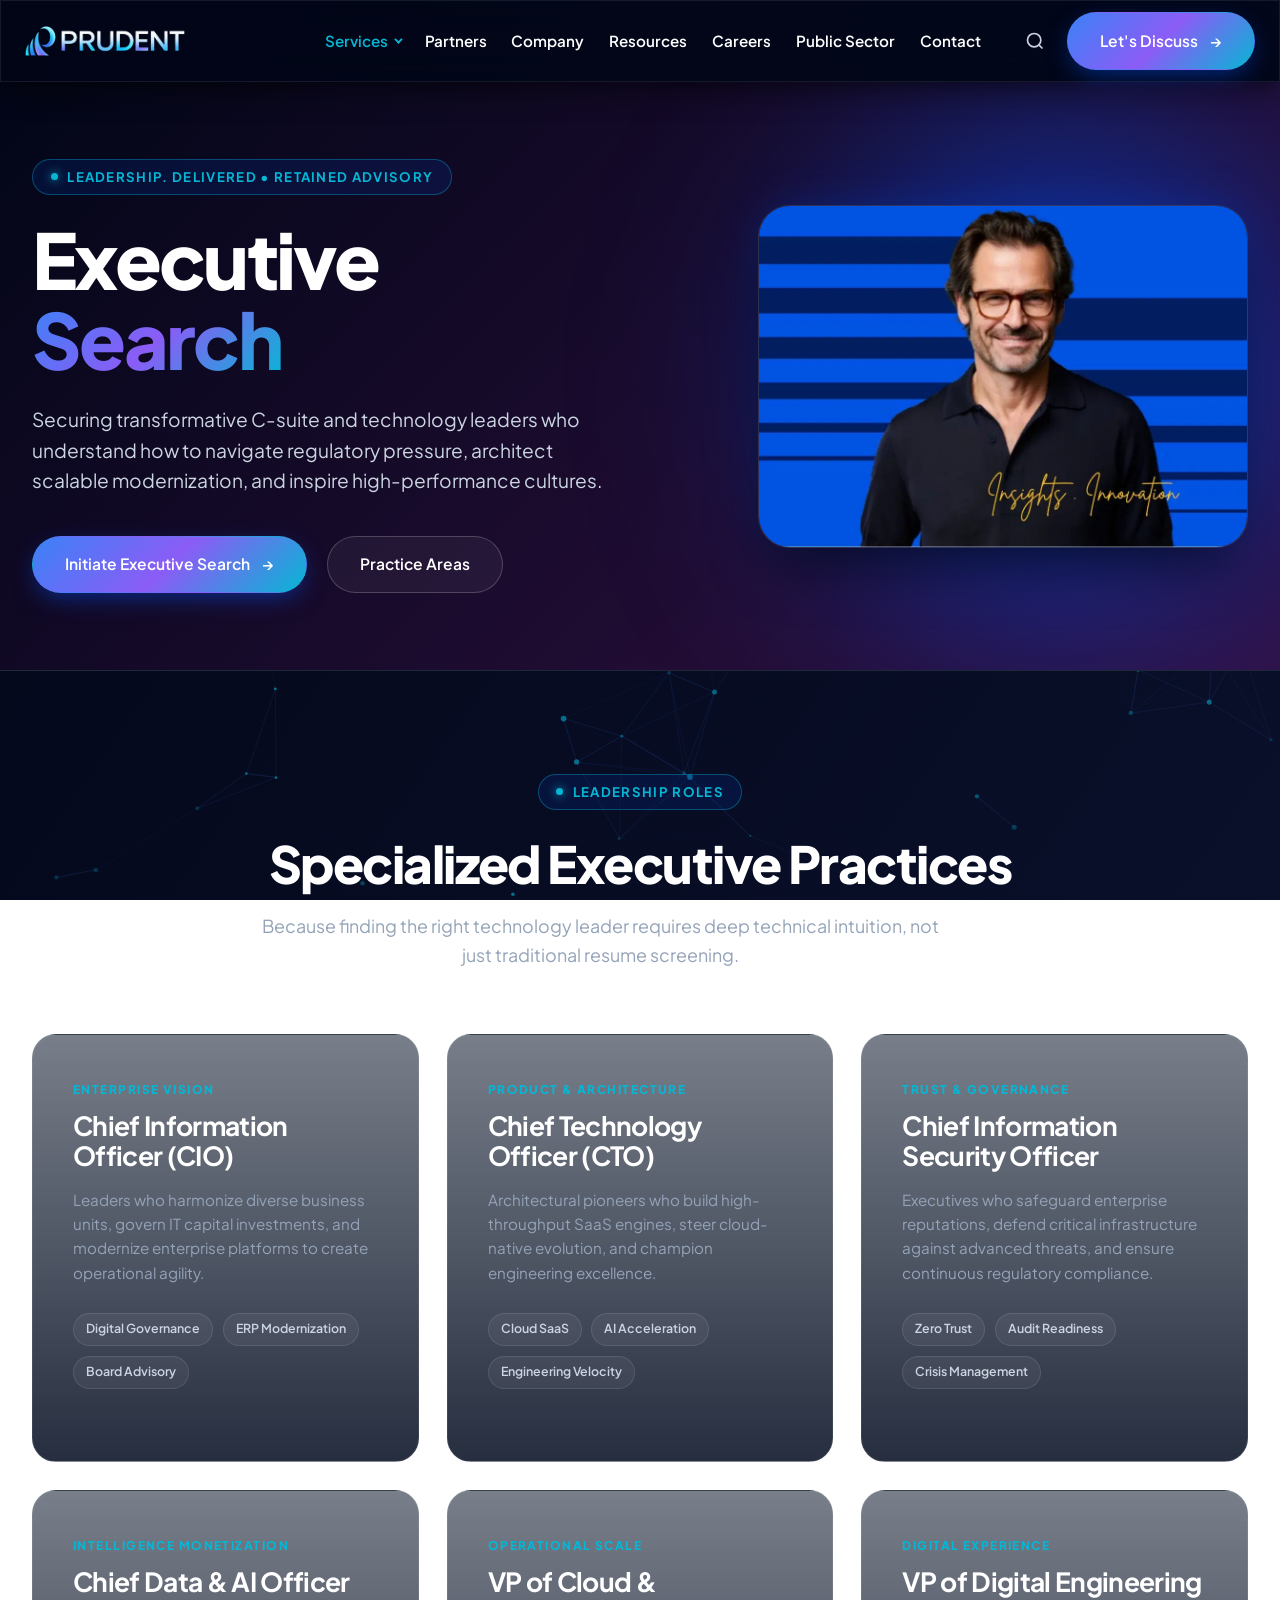
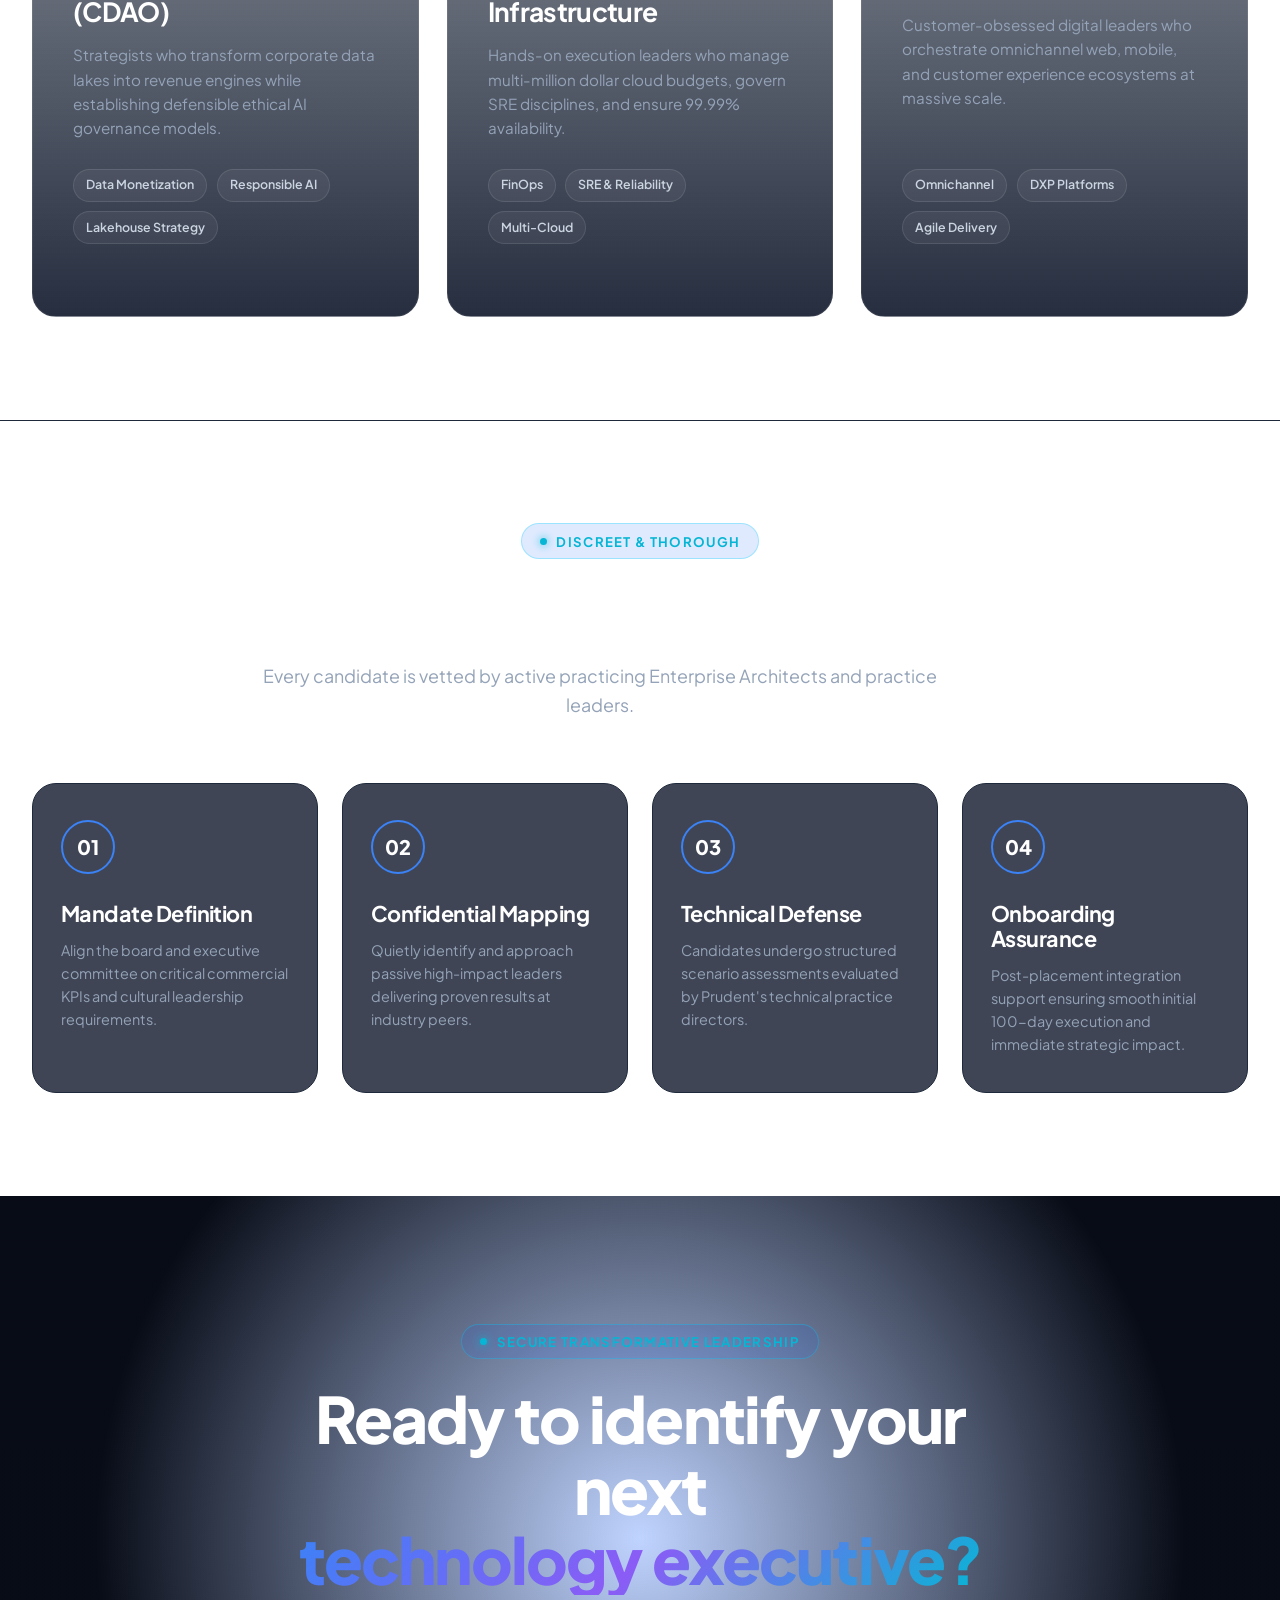
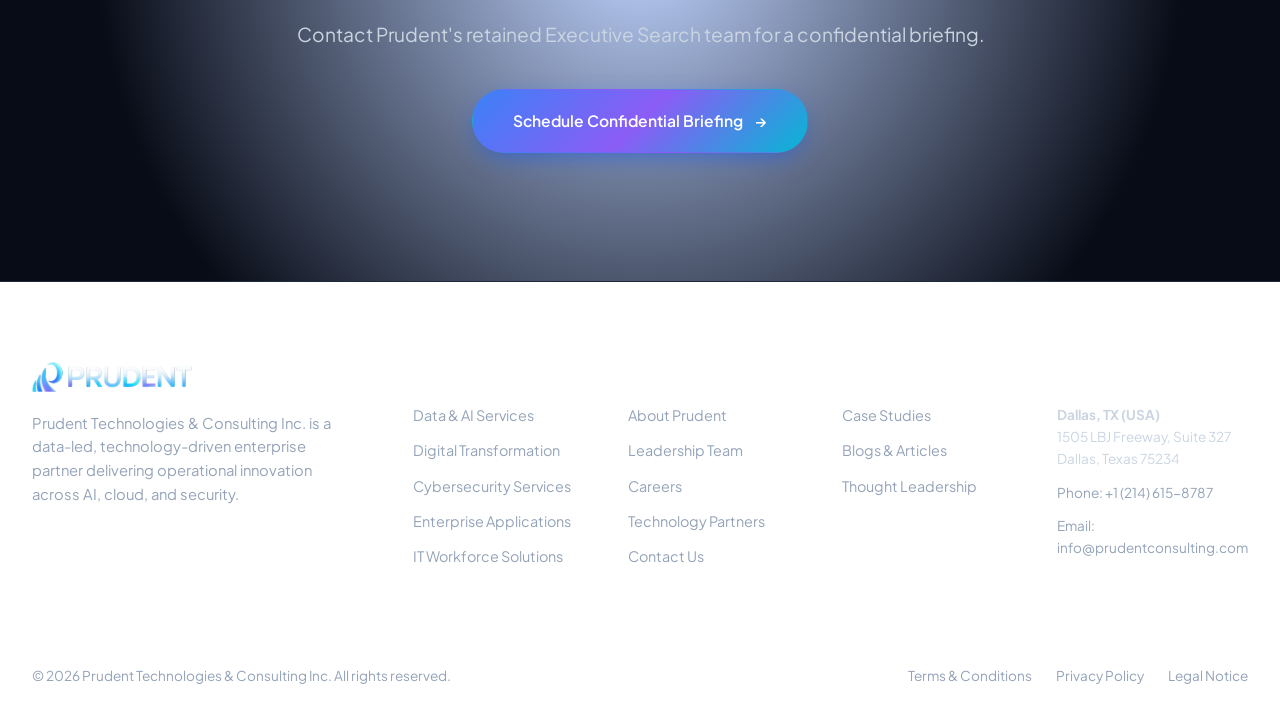
<file: executive-search.html>
<!DOCTYPE html>
<html lang="en">
<head>
  <meta charset="UTF-8">
  <meta name="viewport" content="width=device-width, initial-scale=1.0">
  <title>Executive Search &amp; Leadership Advisory | Prudent</title>
  <meta name="description" content="Secure visionary CIO, CTO, CISO, and VP technology leaders who drive transformation. Retained executive search by Prudent.">
  
  <link rel="stylesheet" href="css/style.css">
  <link rel="stylesheet" href="css/animations.css">
  <link rel="stylesheet" href="css/responsive.css">
    <link rel="icon" type="image/x-icon" href="assets/images/favicon.ico">

</head>
<body>

  <input type="checkbox" id="mobile-nav-toggle" class="mobile-nav-toggle" aria-label="Toggle navigation">

  <!-- HEADER -->
  <header class="header-wrapper">
    <div class="container header-container">
      <a href="index.html" class="brand-logo" aria-label="Prudent Home">
        <img src="assets/images/prudent-logo-white.svg" alt="Prudent" width="160" height="38">
      </a>

      <div class="nav-menu-wrapper">
        <nav class="nav-menu" aria-label="Primary Navigation">
          <div class="nav-item">
            <a href="services.html" class="nav-link" style="color: var(--prudent-cyan);">Services <span class="caret"></span></a>
            <div class="mega-menu mega-menu-services">
              <div>
                <div class="mega-col-title">Core Disciplines</div>
                <div class="mega-list">
                  <a href="data-ai.html" class="mega-item-link">
                    <div class="mega-item-name">Data &amp; AI Services &rarr;</div>
                    <div class="mega-item-desc">Decision intelligence, Databricks, and scalable GenAI.</div>
                  </a>
                  <a href="digital-transformation.html" class="mega-item-link">
                    <div class="mega-item-name">Digital Transformation &rarr;</div>
                    <div class="mega-item-desc">Cloud-native engineering and modern experience platforms.</div>
                  </a>
                  <a href="cybersecurity.html" class="mega-item-link">
                    <div class="mega-item-name">Cybersecurity &amp; Resilience &rarr;</div>
                    <div class="mega-item-desc">Zero Trust, MDR, and Elite Splunk Advisory.</div>
                  </a>
                </div>
              </div>
              <div>
                <div class="mega-col-title">Enterprise &amp; Talent</div>
                <div class="mega-list">
                  <a href="enterprise-applications.html" class="mega-item-link">
                    <div class="mega-item-name">Enterprise Applications &rarr;</div>
                    <div class="mega-item-desc">ServiceNow, Salesforce, and UiPath RPA automation.</div>
                  </a>
                  <a href="workforce-solutions.html" class="mega-item-link">
                    <div class="mega-item-name">IT Workforce Solutions &rarr;</div>
                    <div class="mega-item-desc">High-caliber specialized engineering teams.</div>
                  </a>
                  <a href="executive-search.html" class="mega-item-link">
                    <div class="mega-item-name">Executive Search &rarr;</div>
                    <div class="mega-item-desc">C-suite and senior digital technology leadership.</div>
                  </a>
                </div>
              </div>
              <div>
                <div class="mega-col-title">Industry Solutions</div>
                <div class="mega-list">
                  <a href="public-sector.html" class="mega-item-link">
                    <div class="mega-item-name">Public Sector &amp; DIR &rarr;</div>
                    <div class="mega-item-desc">Texas DIR ITSAC contract vehicle &amp; civic digital impact.</div>
                  </a>
                  <a href="case-studies.html" class="mega-item-link">
                    <div class="mega-item-name">Featured Case Studies &rarr;</div>
                    <div class="mega-item-desc">Real-world results delivered across global enterprises.</div>
                  </a>
                </div>
              </div>
            </div>
          </div>

          <div class="nav-item"><a href="partners.html" class="nav-link">Partners</a></div>
          <div class="nav-item"><a href="about.html" class="nav-link">Company</a></div>
          <div class="nav-item"><a href="resources.html" class="nav-link">Resources</a></div>
          <div class="nav-item"><a href="careers.html" class="nav-link">Careers</a></div>
          <div class="nav-item"><a href="public-sector.html" class="nav-link">Public Sector</a></div>
          <div class="nav-item"><a href="contact.html" class="nav-link">Contact</a></div>
        </nav>

        <div class="nav-actions">
          <a href="#search-modal" class="search-trigger-btn" aria-label="Open Search">
            <svg width="20" height="20" viewBox="0 0 24 24" fill="none" stroke="currentColor" stroke-width="2"><circle cx="11" cy="11" r="8"></circle><line x1="21" y1="21" x2="16.65" y2="16.65"></line></svg>
          </a>
          <a href="contact.html" class="btn btn-primary">
            <span>Let's Discuss</span>
            <span class="arrow">&rarr;</span>
          </a>
        </div>
      </div>

      <label for="mobile-nav-toggle" class="hamburger-label" aria-label="Open Mobile Menu">
        <span class="hamburger-bar"></span>
        <span class="hamburger-bar"></span>
        <span class="hamburger-bar"></span>
      </label>
    </div>
  </header>

  <!-- SEARCH MODAL -->
  <div id="search-modal" class="search-modal">
    <div class="search-modal-content">
      <a href="#" class="search-modal-close" aria-label="Close Search" title="Close Search">
        <svg viewBox="0 0 24 24" aria-hidden="true" focusable="false">
          <path d="M6 6L18 18M18 6L6 18"></path>
        </svg>
      </a>
      <div class="search-box-wrapper">
        <input type="text" class="search-input" placeholder="Search executive search, CIO, CTO, CISO advisory..." autofocus>
      </div>
    </div>
  </div>

  <main>
    <!-- HERO -->
    <section class="hero-section" style="min-height: 65vh;">
      <div class="hero-glow-1"></div>
      <div class="container hero-grid">
        <div class="hero-text-content">
          <div class="eyebrow-tag animate-fade-up delay-1">Leadership. Delivered &bull; Retained Advisory</div>
          <h1 class="display-title animate-fade-up delay-2 anim-fade-up">
            Executive <br>
            <span class="text-gradient">Search</span>
          </h1>
          <p class="hero-lead-text animate-fade-up delay-3">
            Securing transformative C-suite and technology leaders who understand how to navigate regulatory pressure, architect scalable modernization, and inspire high-performance cultures.
          </p>
          <div class="btn-group animate-fade-up delay-4">
            <a href="contact.html" class="btn btn-primary">
              <span>Initiate Executive Search</span>
              <span class="arrow">&rarr;</span>
            </a>
            <a href="#focus" class="btn btn-secondary">
              <span>Practice Areas</span>
            </a>
          </div>
        </div>

        <div class="hero-visual-frame animate-scale delay-5">
          <img src="assets/images/heroes/hero-company.png" alt="Executive Technology Leadership" class="hero-visual-img animate-hero-bg">
        </div>
      </div>
    </section>

    <!-- PRACTICE AREAS -->
    <section id="focus" class="section-padding" style="background: transparent; border-top: 1px solid var(--border-dark); border-bottom: 1px solid var(--border-dark);">
      <div class="container">
        <div class="section-header-centered">
          <div class="eyebrow-tag anim-fade-up">Leadership Roles</div>
          <h2 class="section-title anim-fade-up">Specialized Executive Practices</h2>
          <p class="section-subtitle anim-fade-up anim-delay-1">
            Because finding the right technology leader requires deep technical intuition, not just traditional resume screening.
          </p>
        </div>

        <div class="services-bento-grid">
          
          <div class="service-card anim-fade-up anim-delay-2">
            <div>
              <div class="service-tag">Enterprise Vision</div>
              <h3 class="service-title">Chief Information Officer (CIO)</h3>
              <p class="service-desc">
                Leaders who harmonize diverse business units, govern IT capital investments, and modernize enterprise platforms to create operational agility.
              </p>
            </div>
            <div class="service-feature-list">
              <span class="service-pill">Digital Governance</span>
              <span class="service-pill">ERP Modernization</span>
              <span class="service-pill">Board Advisory</span>
            </div>
          </div>

          <div class="service-card anim-fade-up anim-delay-2">
            <div>
              <div class="service-tag">Product &amp; Architecture</div>
              <h3 class="service-title">Chief Technology Officer (CTO)</h3>
              <p class="service-desc">
                Architectural pioneers who build high-throughput SaaS engines, steer cloud-native evolution, and champion engineering excellence.
              </p>
            </div>
            <div class="service-feature-list">
              <span class="service-pill">Cloud SaaS</span>
              <span class="service-pill">AI Acceleration</span>
              <span class="service-pill">Engineering Velocity</span>
            </div>
          </div>

          <div class="service-card anim-fade-up anim-delay-2">
            <div>
              <div class="service-tag">Trust &amp; Governance</div>
              <h3 class="service-title">Chief Information Security Officer</h3>
              <p class="service-desc">
                Executives who safeguard enterprise reputations, defend critical infrastructure against advanced threats, and ensure continuous regulatory compliance.
              </p>
            </div>
            <div class="service-feature-list">
              <span class="service-pill">Zero Trust</span>
              <span class="service-pill">Audit Readiness</span>
              <span class="service-pill">Crisis Management</span>
            </div>
          </div>

          <div class="service-card anim-fade-up anim-delay-2">
            <div>
              <div class="service-tag">Intelligence Monetization</div>
              <h3 class="service-title">Chief Data &amp; AI Officer (CDAO)</h3>
              <p class="service-desc">
                Strategists who transform corporate data lakes into revenue engines while establishing defensible ethical AI governance models.
              </p>
            </div>
            <div class="service-feature-list">
              <span class="service-pill">Data Monetization</span>
              <span class="service-pill">Responsible AI</span>
              <span class="service-pill">Lakehouse Strategy</span>
            </div>
          </div>

          <div class="service-card anim-fade-up anim-delay-2">
            <div>
              <div class="service-tag">Operational Scale</div>
              <h3 class="service-title">VP of Cloud &amp; Infrastructure</h3>
              <p class="service-desc">
                Hands-on execution leaders who manage multi-million dollar cloud budgets, govern SRE disciplines, and ensure 99.99% availability.
              </p>
            </div>
            <div class="service-feature-list">
              <span class="service-pill">FinOps</span>
              <span class="service-pill">SRE &amp; Reliability</span>
              <span class="service-pill">Multi-Cloud</span>
            </div>
          </div>

          <div class="service-card anim-fade-up anim-delay-2">
            <div>
              <div class="service-tag">Digital Experience</div>
              <h3 class="service-title">VP of Digital Engineering</h3>
              <p class="service-desc">
                Customer-obsessed digital leaders who orchestrate omnichannel web, mobile, and customer experience ecosystems at massive scale.
              </p>
            </div>
            <div class="service-feature-list">
              <span class="service-pill">Omnichannel</span>
              <span class="service-pill">DXP Platforms</span>
              <span class="service-pill">Agile Delivery</span>
            </div>
          </div>

        </div>
      </div>
    </section>

    <!-- SEARCH METHODOLOGY -->
    <section class="section-padding" style="background: var(--bg-dark);">
      <div class="container">
        <div class="section-header-centered">
          <div class="eyebrow-tag anim-fade-up">Discreet &amp; Thorough</div>
          <h2 class="section-title anim-fade-up">Our Search Methodology</h2>
          <p class="section-subtitle anim-fade-up anim-delay-1">
            Every candidate is vetted by active practicing Enterprise Architects and practice leaders.
          </p>
        </div>

        <div style="display: grid; grid-template-columns: repeat(4, 1fr); gap: 1.5rem;">
          <div class="method-card">
            <div class="method-step-num">01</div>
            <h3 class="method-title">Mandate Definition</h3>
            <p class="method-desc">Align the board and executive committee on critical commercial KPIs and cultural leadership requirements.</p>
          </div>
          <div class="method-card">
            <div class="method-step-num">02</div>
            <h3 class="method-title">Confidential Mapping</h3>
            <p class="method-desc">Quietly identify and approach passive high-impact leaders delivering proven results at industry peers.</p>
          </div>
          <div class="method-card">
            <div class="method-step-num">03</div>
            <h3 class="method-title">Technical Defense</h3>
            <p class="method-desc">Candidates undergo structured scenario assessments evaluated by Prudent's technical practice directors.</p>
          </div>
          <div class="method-card">
            <div class="method-step-num">04</div>
            <h3 class="method-title">Onboarding Assurance</h3>
            <p class="method-desc">Post-placement integration support ensuring smooth initial 100-day execution and immediate strategic impact.</p>
          </div>
        </div>
      </div>
    </section>

    <!-- FINAL CTA -->
    <section class="cta-section">
      <div class="container cta-box">
        <div class="eyebrow-tag anim-fade-up">Secure Transformative Leadership</div>
        <h2 class="cta-heading">Ready to identify your next <br><span class="text-gradient">technology executive?</span></h2>
        <p class="cta-subtext">Contact Prudent's retained Executive Search team for a confidential briefing.</p>
        <div class="btn-group" style="justify-content: center;">
          <a href="contact.html" class="btn btn-primary" style="padding: 1.15rem 2.5rem;">
            <span>Schedule Confidential Briefing</span>
            <span class="arrow">&rarr;</span>
          </a>
        </div>
      </div>
    </section>
  </main>

  <!-- FOOTER -->
  <footer class="footer-wrapper">
    <div class="container">
      <div class="footer-grid">
        <div class="footer-brand">
          <a href="index.html"><img src="assets/images/prudent-logo-white.svg" alt="Prudent" width="160" height="38"></a>
          <p>Prudent Technologies &amp; Consulting Inc. is a data-led, technology-driven enterprise partner delivering operational innovation across AI, cloud, and security.</p>
        </div>
        <div>
          <div class="footer-col-title">Services</div>
          <div class="footer-links-list">
            <a href="data-ai.html" class="footer-link">Data &amp; AI Services</a>
            <a href="digital-transformation.html" class="footer-link">Digital Transformation</a>
            <a href="cybersecurity.html" class="footer-link">Cybersecurity Services</a>
            <a href="enterprise-applications.html" class="footer-link">Enterprise Applications</a>
            <a href="workforce-solutions.html" class="footer-link">IT Workforce Solutions</a>
          </div>
        </div>
        <div>
          <div class="footer-col-title">Company</div>
          <div class="footer-links-list">
            <a href="about.html" class="footer-link">About Prudent</a>
            <a href="about.html#leadership" class="footer-link">Leadership Team</a>
            <a href="careers.html" class="footer-link">Careers</a>
            <a href="partners.html" class="footer-link">Technology Partners</a>
            <a href="contact.html" class="footer-link">Contact Us</a>
          </div>
        </div>
        <div>
          <div class="footer-col-title">Resources</div>
          <div class="footer-links-list">
            <a href="case-studies.html" class="footer-link">Case Studies</a>
            <a href="resources.html" class="footer-link">Blogs &amp; Articles</a>
            <a href="resources.html" class="footer-link">Thought Leadership</a>
          </div>
        </div>
        <div>
          <div class="footer-col-title">Headquarters</div>
          <div class="footer-links-list" style="font-size: 0.85rem; line-height: 1.6;">
            <p style="color: #CBD5E1;"><strong>Dallas, TX (USA)</strong><br>1505 LBJ Freeway, Suite 327<br>Dallas, Texas 75234</p>
            <p style="color: #94A3B8;">Phone: +1 (214) 615-8787</p>
            <p style="color: #94A3B8;">Email: info@prudentconsulting.com</p>
          </div>
        </div>
      </div>
      <div class="footer-bottom">
        <div>&copy; 2026 Prudent Technologies &amp; Consulting Inc. All rights reserved.</div>
        <div class="footer-legal-links">
          <a href="contact.html">Terms &amp; Conditions</a>
          <a href="contact.html">Privacy Policy</a>
          <a href="contact.html">Legal Notice</a>
        </div>
      </div>
    </div>
  </footer>

<script src="js/bg-animation.js" defer></script>
</body>
</html>
</file>
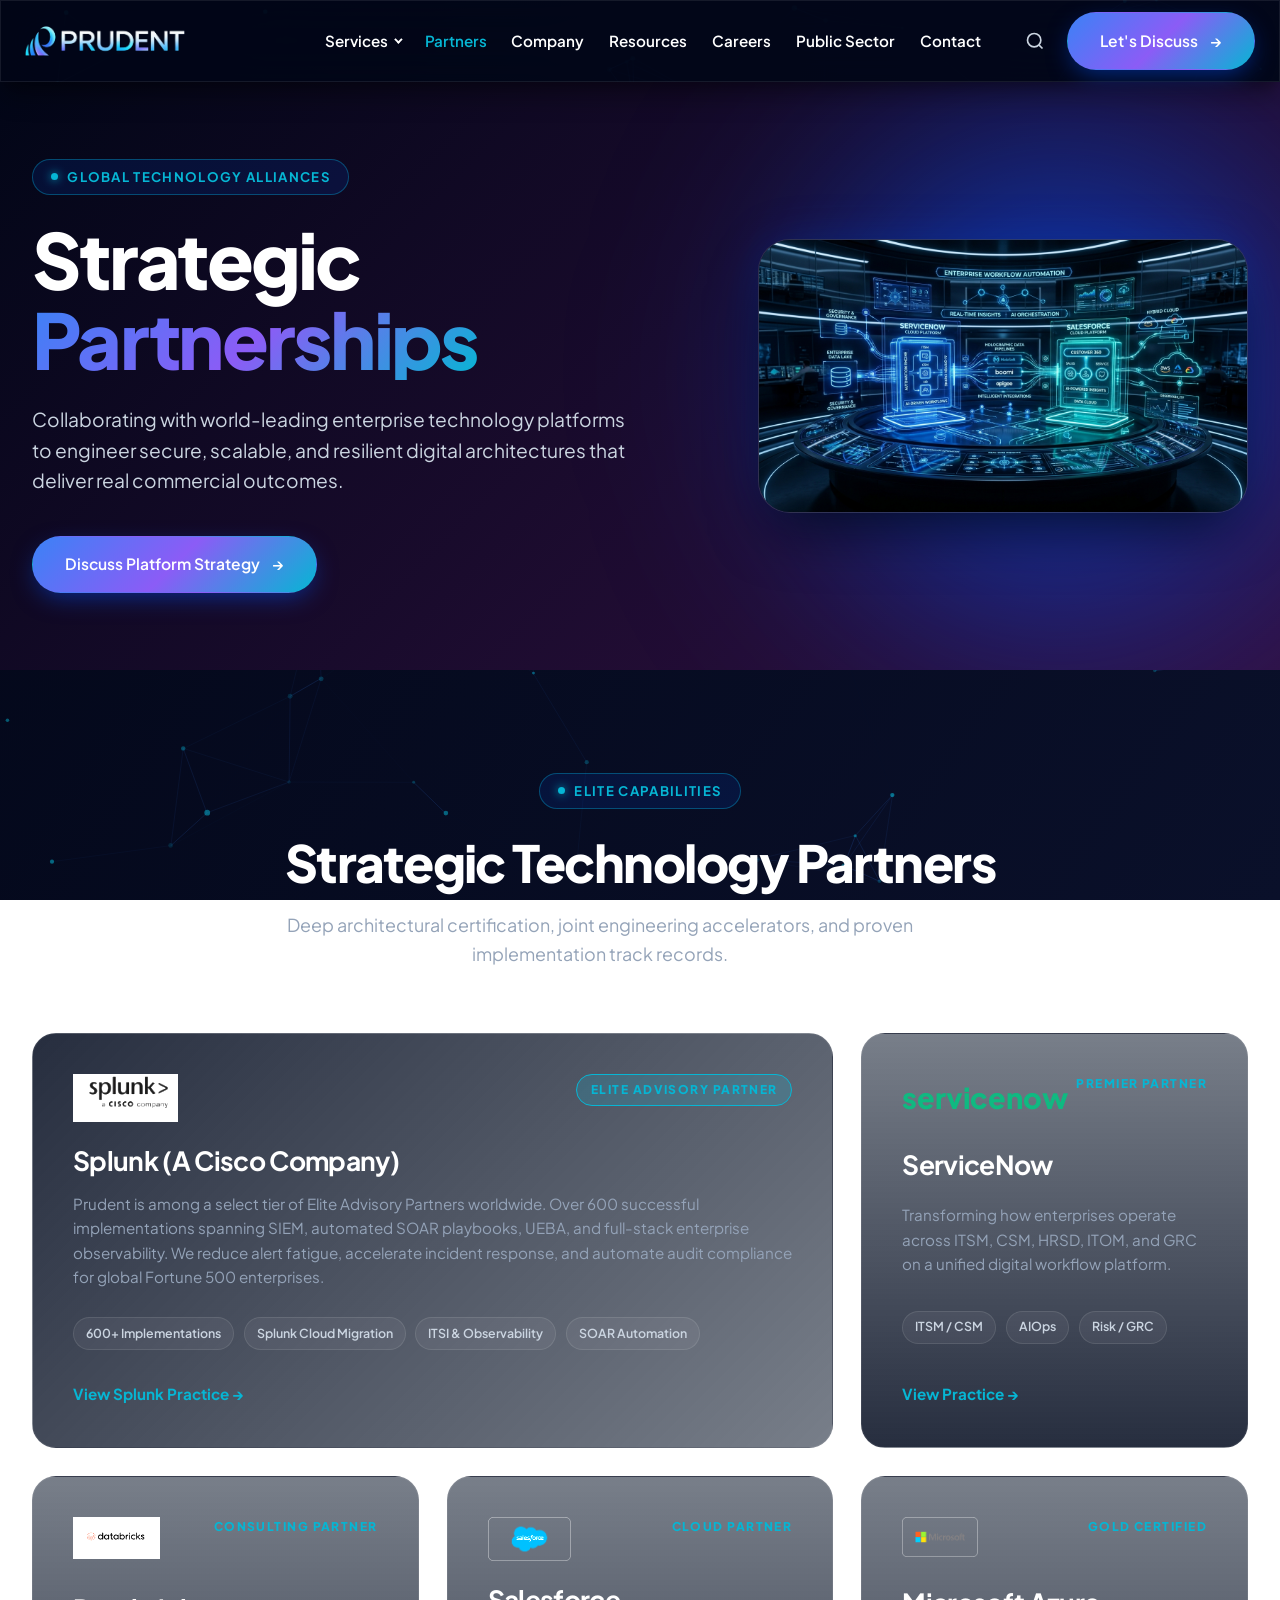
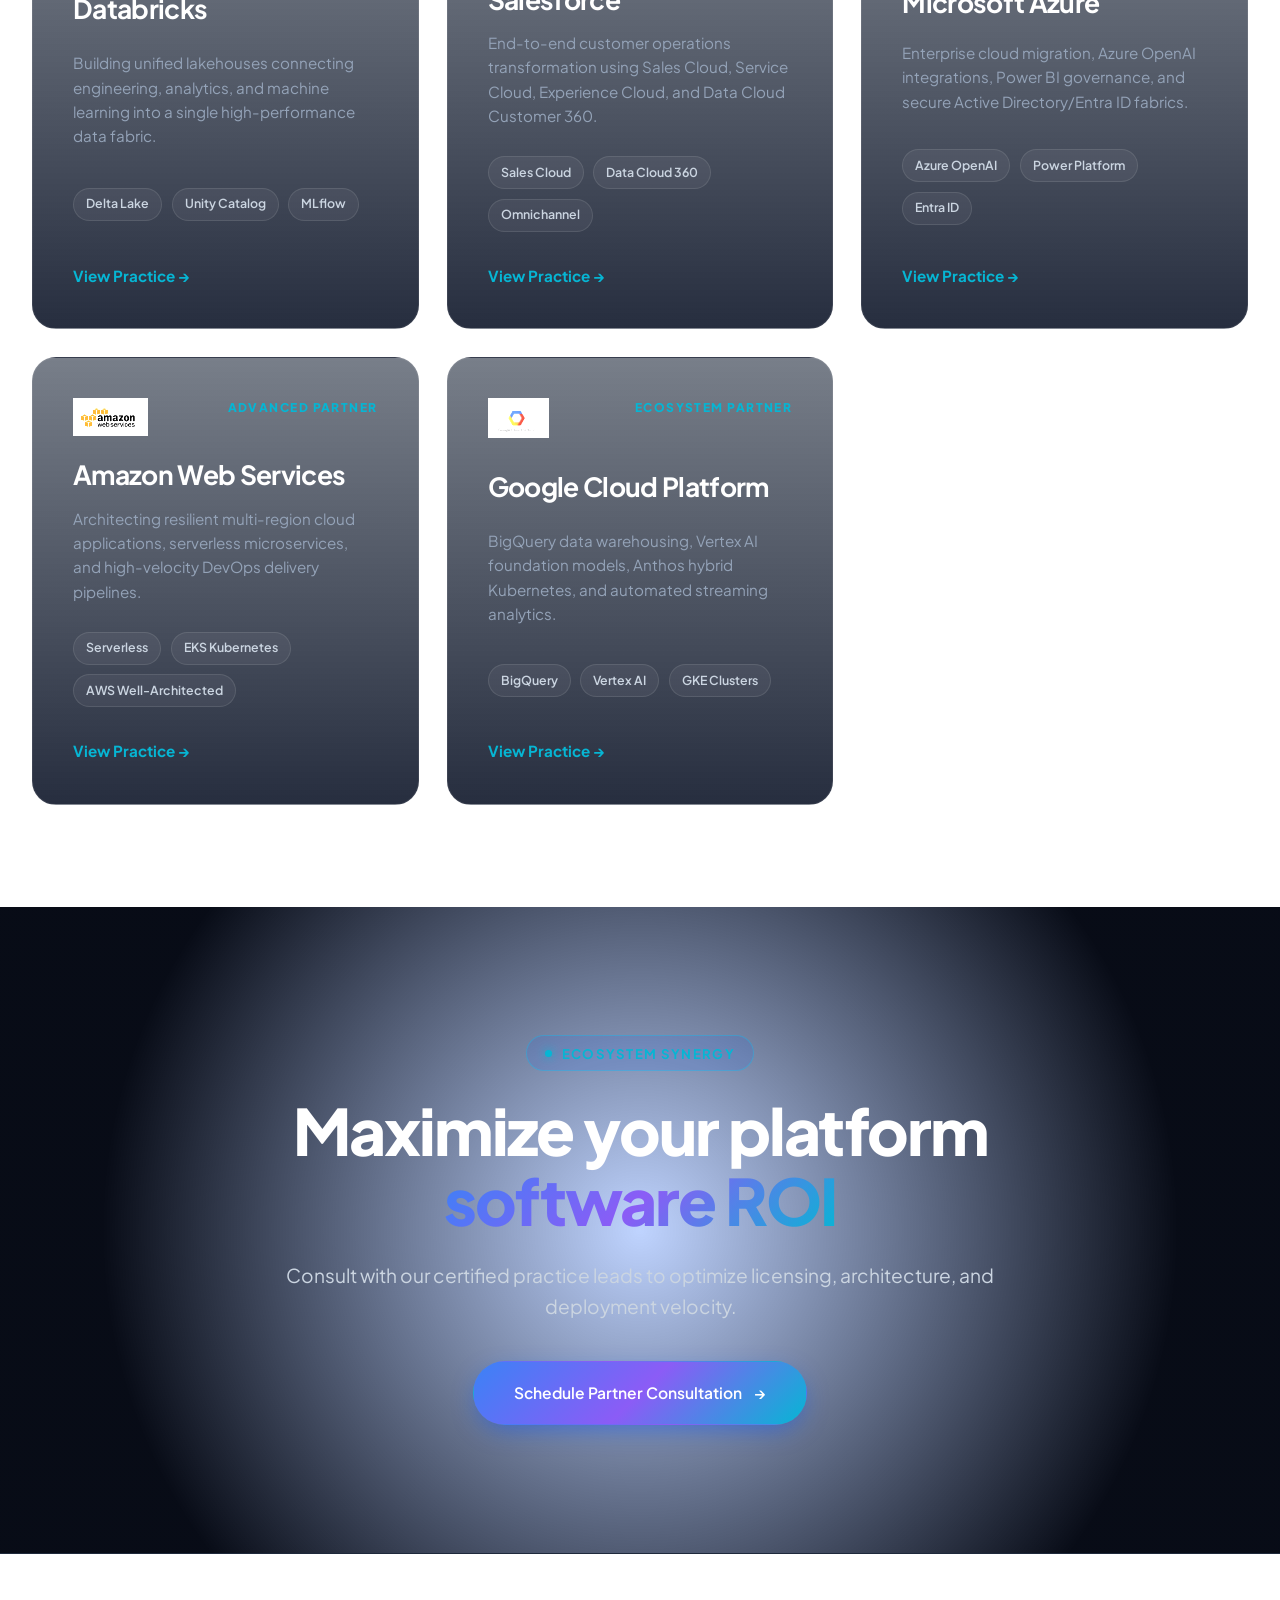
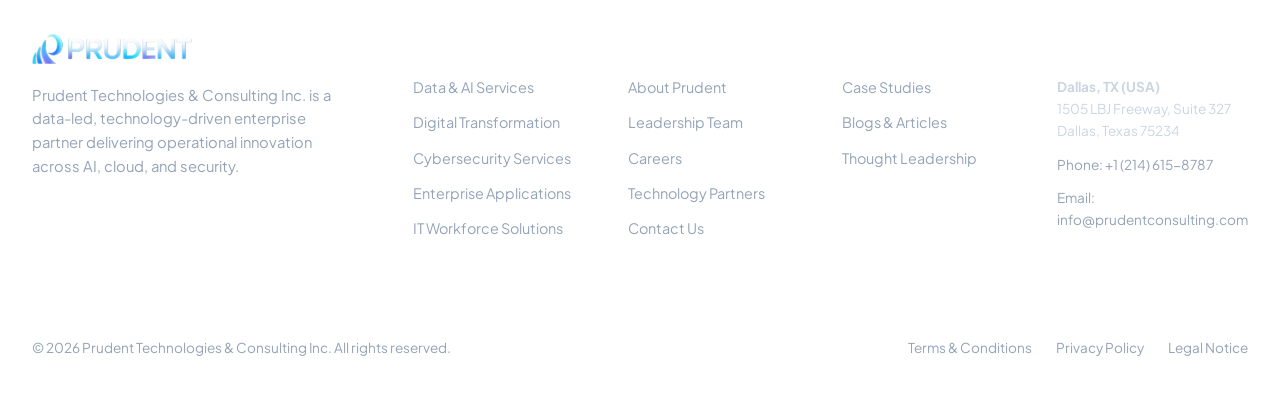
<file: partners.html>
<!DOCTYPE html>
<html lang="en">
<head>
  <meta charset="UTF-8">
  <meta name="viewport" content="width=device-width, initial-scale=1.0">
  <title>Technology Partners &amp; Alliances | Prudent</title>
  <meta name="description" content="Explore Prudent's strategic enterprise partnerships with Splunk, ServiceNow, Databricks, Salesforce, Microsoft, AWS, and Google Cloud.">
  
  <link rel="stylesheet" href="css/style.css">
  <link rel="stylesheet" href="css/animations.css">
  <link rel="stylesheet" href="css/responsive.css">
    <link rel="icon" type="image/x-icon" href="assets/images/favicon.ico">

</head>
<body>

  <input type="checkbox" id="mobile-nav-toggle" class="mobile-nav-toggle" aria-label="Toggle navigation">

  <!-- HEADER -->
  <header class="header-wrapper">
    <div class="container header-container">
      <a href="index.html" class="brand-logo" aria-label="Prudent Home">
        <img src="assets/images/prudent-logo-white.svg" alt="Prudent" width="160" height="38">
      </a>

      <div class="nav-menu-wrapper">
        <nav class="nav-menu" aria-label="Primary Navigation">
          <div class="nav-item">
            <a href="services.html" class="nav-link">Services <span class="caret"></span></a>
            <div class="mega-menu mega-menu-services">
              <div>
                <div class="mega-col-title">Core Disciplines</div>
                <div class="mega-list">
                  <a href="data-ai.html" class="mega-item-link">
                    <div class="mega-item-name">Data &amp; AI Services &rarr;</div>
                    <div class="mega-item-desc">Decision intelligence, Databricks, and scalable GenAI.</div>
                  </a>
                  <a href="digital-transformation.html" class="mega-item-link">
                    <div class="mega-item-name">Digital Transformation &rarr;</div>
                    <div class="mega-item-desc">Cloud-native engineering and modern experience platforms.</div>
                  </a>
                  <a href="cybersecurity.html" class="mega-item-link">
                    <div class="mega-item-name">Cybersecurity &amp; Resilience &rarr;</div>
                    <div class="mega-item-desc">Zero Trust, MDR, and Elite Splunk Advisory.</div>
                  </a>
                </div>
              </div>
              <div>
                <div class="mega-col-title">Enterprise &amp; Talent</div>
                <div class="mega-list">
                  <a href="enterprise-applications.html" class="mega-item-link">
                    <div class="mega-item-name">Enterprise Applications &rarr;</div>
                    <div class="mega-item-desc">ServiceNow, Salesforce, and UiPath RPA automation.</div>
                  </a>
                  <a href="workforce-solutions.html" class="mega-item-link">
                    <div class="mega-item-name">IT Workforce Solutions &rarr;</div>
                    <div class="mega-item-desc">High-caliber specialized engineering teams.</div>
                  </a>
                  <a href="executive-search.html" class="mega-item-link">
                    <div class="mega-item-name">Executive Search &rarr;</div>
                    <div class="mega-item-desc">C-suite and senior digital technology leadership.</div>
                  </a>
                </div>
              </div>
              <div>
                <div class="mega-col-title">Industry Solutions</div>
                <div class="mega-list">
                  <a href="public-sector.html" class="mega-item-link">
                    <div class="mega-item-name">Public Sector &amp; DIR &rarr;</div>
                    <div class="mega-item-desc">Texas DIR ITSAC contract vehicle &amp; civic digital impact.</div>
                  </a>
                  <a href="case-studies.html" class="mega-item-link">
                    <div class="mega-item-name">Featured Case Studies &rarr;</div>
                    <div class="mega-item-desc">Real-world results delivered across global enterprises.</div>
                  </a>
                </div>
              </div>
            </div>
          </div>

          <div class="nav-item"><a href="partners.html" class="nav-link" style="color: var(--prudent-cyan);">Partners</a></div>
          <div class="nav-item"><a href="about.html" class="nav-link">Company</a></div>
          <div class="nav-item"><a href="resources.html" class="nav-link">Resources</a></div>
          <div class="nav-item"><a href="careers.html" class="nav-link">Careers</a></div>
          <div class="nav-item"><a href="public-sector.html" class="nav-link">Public Sector</a></div>
          <div class="nav-item"><a href="contact.html" class="nav-link">Contact</a></div>
        </nav>

        <div class="nav-actions">
          <a href="#search-modal" class="search-trigger-btn" aria-label="Open Search">
            <svg width="20" height="20" viewBox="0 0 24 24" fill="none" stroke="currentColor" stroke-width="2"><circle cx="11" cy="11" r="8"></circle><line x1="21" y1="21" x2="16.65" y2="16.65"></line></svg>
          </a>
          <a href="contact.html" class="btn btn-primary">
            <span>Let's Discuss</span>
            <span class="arrow">&rarr;</span>
          </a>
        </div>
      </div>


      <!-- Mobile Controls -->
      <div class="mobile-controls">
        <a href="#search-modal" class="search-trigger-btn mobile-search-btn" aria-label="Open Search">
          <svg width="20" height="20" viewBox="0 0 24 24" fill="none" stroke="currentColor" stroke-width="2" stroke-linecap="round" stroke-linejoin="round"><circle cx="11" cy="11" r="8"></circle><line x1="21" y1="21" x2="16.65" y2="16.65"></line></svg>
        </a>
        <label for="mobile-nav-toggle" class="hamburger-label" aria-label="Open Mobile Menu">
          <span class="hamburger-bar"></span>
          <span class="hamburger-bar"></span>
          <span class="hamburger-bar"></span>
        </label>
      </div>
    </div>
  </header>

  <!-- SEARCH MODAL -->
  <div id="search-modal" class="search-modal">
    <div class="search-modal-content">
      <a href="#" class="search-modal-close" aria-label="Close Search" title="Close Search">
        <svg viewBox="0 0 24 24" aria-hidden="true" focusable="false">
          <path d="M6 6L18 18M18 6L6 18"></path>
        </svg>
      </a>
      <div class="search-box-wrapper">
        <input type="text" class="search-input" placeholder="Search partner alliances, Splunk, ServiceNow, AWS, Microsoft..." autofocus>
      </div>
    </div>
  </div>

  <main>
    <!-- HERO -->
    <section class="hero-section" style="min-height: 60vh;">
      <div class="hero-glow-1"></div>
      <div class="container hero-grid">
        <div class="hero-text-content">
          <div class="eyebrow-tag animate-fade-up delay-1">Global Technology Alliances</div>
          <h1 class="display-title animate-fade-up delay-2 anim-fade-up">
            Strategic <br>
            <span class="text-gradient">Partnerships</span>
          </h1>
          <p class="hero-lead-text animate-fade-up delay-3">
            Collaborating with world-leading enterprise technology platforms to engineer secure, scalable, and resilient digital architectures that deliver real commercial outcomes.
          </p>
          <div class="btn-group animate-fade-up delay-4">
            <a href="contact.html" class="btn btn-primary">
              <span>Discuss Platform Strategy</span>
              <span class="arrow">&rarr;</span>
            </a>
          </div>
        </div>

        <div class="hero-visual-frame animate-scale delay-5">
          <img src="assets/images/hero-enterprise-apps.jpg" alt="Prudent Enterprise Ecosystem Partners" class="hero-visual-img animate-hero-bg">
        </div>
      </div>
    </section>

    <!-- DETAILED PARTNER PORTFOLIO -->
    <section class="section-padding" style="background: var(--bg-dark);">
      <div class="container">
        <div class="section-header-centered">
          <div class="eyebrow-tag anim-fade-up">Elite Capabilities</div>
          <h2 class="section-title anim-fade-up">Strategic Technology Partners</h2>
          <p class="section-subtitle anim-fade-up anim-delay-1">
            Deep architectural certification, joint engineering accelerators, and proven implementation track records.
          </p>
        </div>

        <div class="services-bento-grid">
          
          <!-- Splunk -->
          <article class="service-card service-card-featured">
            <div style="display: flex; justify-content: space-between; align-items: flex-start; margin-bottom: 1.5rem;">
              <img src="assets/images/partners/partner-splunk.png" alt="Splunk" style="max-height: 48px; filter: brightness(1.2);">
              <span class="service-tag" style="margin: 0; background: rgba(0, 212, 255, 0.15); padding: 0.35rem 0.85rem; border-radius: var(--radius-pill); border: 1px solid var(--prudent-cyan);">
                Elite Advisory Partner
              </span>
            </div>
            <h3 class="service-title">Splunk (A Cisco Company)</h3>
            <p class="service-desc">
              Prudent is among a select tier of Elite Advisory Partners worldwide. Over 600 successful implementations spanning SIEM, automated SOAR playbooks, UEBA, and full-stack enterprise observability. We reduce alert fatigue, accelerate incident response, and automate audit compliance for global Fortune 500 enterprises.
            </p>
            <div class="service-feature-list">
              <span class="service-pill">600+ Implementations</span>
              <span class="service-pill">Splunk Cloud Migration</span>
              <span class="service-pill">ITSI &amp; Observability</span>
              <span class="service-pill">SOAR Automation</span>
            </div>
            <a href="cybersecurity.html#splunk" class="service-link">View Splunk Practice &rarr;</a>
          </article>

          <!-- ServiceNow -->
          <article class="service-card anim-fade-up anim-delay-2">
            <div style="display: flex; justify-content: space-between; align-items: flex-start; margin-bottom: 1.5rem;">
              <div style="font-size: 1.8rem; font-weight: 800; color: #10B981;">servicenow</div>
              <span class="service-tag">Premier Partner</span>
            </div>
            <h3 class="service-title">ServiceNow</h3>
            <p class="service-desc">
              Transforming how enterprises operate across ITSM, CSM, HRSD, ITOM, and GRC on a unified digital workflow platform.
            </p>
            <div class="service-feature-list">
              <span class="service-pill">ITSM / CSM</span>
              <span class="service-pill">AIOps</span>
              <span class="service-pill">Risk / GRC</span>
            </div>
            <a href="enterprise-applications.html#servicenow" class="service-link">View Practice &rarr;</a>
          </article>

          <!-- Databricks -->
          <article class="service-card anim-fade-up anim-delay-2">
            <div style="display: flex; justify-content: space-between; align-items: flex-start; margin-bottom: 1.5rem;">
              <img src="assets/images/partners/partner-databricks.png" alt="Databricks" style="max-height: 42px; filter: brightness(1.2);">
              <span class="service-tag">Consulting Partner</span>
            </div>
            <h3 class="service-title">Databricks</h3>
            <p class="service-desc">
              Building unified lakehouses connecting engineering, analytics, and machine learning into a single high-performance data fabric.
            </p>
            <div class="service-feature-list">
              <span class="service-pill">Delta Lake</span>
              <span class="service-pill">Unity Catalog</span>
              <span class="service-pill">MLflow</span>
            </div>
            <a href="data-ai.html#databricks" class="service-link">View Practice &rarr;</a>
          </article>

          <!-- Salesforce -->
          <article class="service-card anim-fade-up anim-delay-2">
            <div style="display: flex; justify-content: space-between; align-items: flex-start; margin-bottom: 1.5rem;">
              <img src="assets/images/partners/partner-salesforce.png" alt="Salesforce" style="max-height: 44px; filter: brightness(1.2);">
              <span class="service-tag">Cloud Partner</span>
            </div>
            <h3 class="service-title">Salesforce</h3>
            <p class="service-desc">
              End-to-end customer operations transformation using Sales Cloud, Service Cloud, Experience Cloud, and Data Cloud Customer 360.
            </p>
            <div class="service-feature-list">
              <span class="service-pill">Sales Cloud</span>
              <span class="service-pill">Data Cloud 360</span>
              <span class="service-pill">Omnichannel</span>
            </div>
            <a href="enterprise-applications.html" class="service-link">View Practice &rarr;</a>
          </article>

          <!-- Microsoft -->
          <article class="service-card anim-fade-up anim-delay-2">
            <div style="display: flex; justify-content: space-between; align-items: flex-start; margin-bottom: 1.5rem;">
              <img src="assets/images/partners/partner-microsoft.png" alt="Microsoft" style="max-height: 40px; filter: brightness(1.2);">
              <span class="service-tag">Gold Certified</span>
            </div>
            <h3 class="service-title">Microsoft Azure</h3>
            <p class="service-desc">
              Enterprise cloud migration, Azure OpenAI integrations, Power BI governance, and secure Active Directory/Entra ID fabrics.
            </p>
            <div class="service-feature-list">
              <span class="service-pill">Azure OpenAI</span>
              <span class="service-pill">Power Platform</span>
              <span class="service-pill">Entra ID</span>
            </div>
            <a href="digital-transformation.html" class="service-link">View Practice &rarr;</a>
          </article>

          <!-- AWS -->
          <article class="service-card anim-fade-up anim-delay-2">
            <div style="display: flex; justify-content: space-between; align-items: flex-start; margin-bottom: 1.5rem;">
              <img src="assets/images/partners/partner-aws.png" alt="AWS" style="max-height: 38px; filter: brightness(1.2);">
              <span class="service-tag">Advanced Partner</span>
            </div>
            <h3 class="service-title">Amazon Web Services</h3>
            <p class="service-desc">
              Architecting resilient multi-region cloud applications, serverless microservices, and high-velocity DevOps delivery pipelines.
            </p>
            <div class="service-feature-list">
              <span class="service-pill">Serverless</span>
              <span class="service-pill">EKS Kubernetes</span>
              <span class="service-pill">AWS Well-Architected</span>
            </div>
            <a href="digital-transformation.html" class="service-link">View Practice &rarr;</a>
          </article>

          <!-- Google Cloud -->
          <article class="service-card anim-fade-up anim-delay-2">
            <div style="display: flex; justify-content: space-between; align-items: flex-start; margin-bottom: 1.5rem;">
              <img src="assets/images/partners/partner-googlecloud.png" alt="Google Cloud" style="max-height: 40px; filter: brightness(1.2);">
              <span class="service-tag">Ecosystem Partner</span>
            </div>
            <h3 class="service-title">Google Cloud Platform</h3>
            <p class="service-desc">
              BigQuery data warehousing, Vertex AI foundation models, Anthos hybrid Kubernetes, and automated streaming analytics.
            </p>
            <div class="service-feature-list">
              <span class="service-pill">BigQuery</span>
              <span class="service-pill">Vertex AI</span>
              <span class="service-pill">GKE Clusters</span>
            </div>
            <a href="data-ai.html" class="service-link">View Practice &rarr;</a>
          </article>

        </div>
      </div>
    </section>

    <!-- FINAL CTA -->
    <section class="cta-section">
      <div class="container cta-box">
        <div class="eyebrow-tag anim-fade-up">Ecosystem Synergy</div>
        <h2 class="cta-heading">Maximize your platform <br><span class="text-gradient">software ROI</span></h2>
        <p class="cta-subtext">Consult with our certified practice leads to optimize licensing, architecture, and deployment velocity.</p>
        <div class="btn-group" style="justify-content: center;">
          <a href="contact.html" class="btn btn-primary" style="padding: 1.15rem 2.5rem;">
            <span>Schedule Partner Consultation</span>
            <span class="arrow">&rarr;</span>
          </a>
        </div>
      </div>
    </section>
  </main>

  <!-- FOOTER -->
  <footer class="footer-wrapper">
    <div class="container">
      <div class="footer-grid">
        <div class="footer-brand">
          <a href="index.html"><img src="assets/images/prudent-logo-white.svg" alt="Prudent" width="160" height="38"></a>
          <p>Prudent Technologies &amp; Consulting Inc. is a data-led, technology-driven enterprise partner delivering operational innovation across AI, cloud, and security.</p>
        </div>
        <div>
          <div class="footer-col-title">Services</div>
          <div class="footer-links-list">
            <a href="data-ai.html" class="footer-link">Data &amp; AI Services</a>
            <a href="digital-transformation.html" class="footer-link">Digital Transformation</a>
            <a href="cybersecurity.html" class="footer-link">Cybersecurity Services</a>
            <a href="enterprise-applications.html" class="footer-link">Enterprise Applications</a>
            <a href="workforce-solutions.html" class="footer-link">IT Workforce Solutions</a>
          </div>
        </div>
        <div>
          <div class="footer-col-title">Company</div>
          <div class="footer-links-list">
            <a href="about.html" class="footer-link">About Prudent</a>
            <a href="about.html#leadership" class="footer-link">Leadership Team</a>
            <a href="careers.html" class="footer-link">Careers</a>
            <a href="partners.html" class="footer-link">Technology Partners</a>
            <a href="contact.html" class="footer-link">Contact Us</a>
          </div>
        </div>
        <div>
          <div class="footer-col-title">Resources</div>
          <div class="footer-links-list">
            <a href="case-studies.html" class="footer-link">Case Studies</a>
            <a href="resources.html" class="footer-link">Blogs &amp; Articles</a>
            <a href="resources.html" class="footer-link">Thought Leadership</a>
          </div>
        </div>
        <div>
          <div class="footer-col-title">Headquarters</div>
          <div class="footer-links-list" style="font-size: 0.85rem; line-height: 1.6;">
            <p style="color: #CBD5E1;"><strong>Dallas, TX (USA)</strong><br>1505 LBJ Freeway, Suite 327<br>Dallas, Texas 75234</p>
            <p style="color: #94A3B8;">Phone: +1 (214) 615-8787</p>
            <p style="color: #94A3B8;">Email: info@prudentconsulting.com</p>
          </div>
        </div>
      </div>
      <div class="footer-bottom">
        <div>&copy; 2026 Prudent Technologies &amp; Consulting Inc. All rights reserved.</div>
        <div class="footer-legal-links">
          <a href="contact.html">Terms &amp; Conditions</a>
          <a href="contact.html">Privacy Policy</a>
          <a href="contact.html">Legal Notice</a>
        </div>
      </div>
    </div>
  </footer>

<script src="js/bg-animation.js" defer></script>
</body>
</html>
</file>
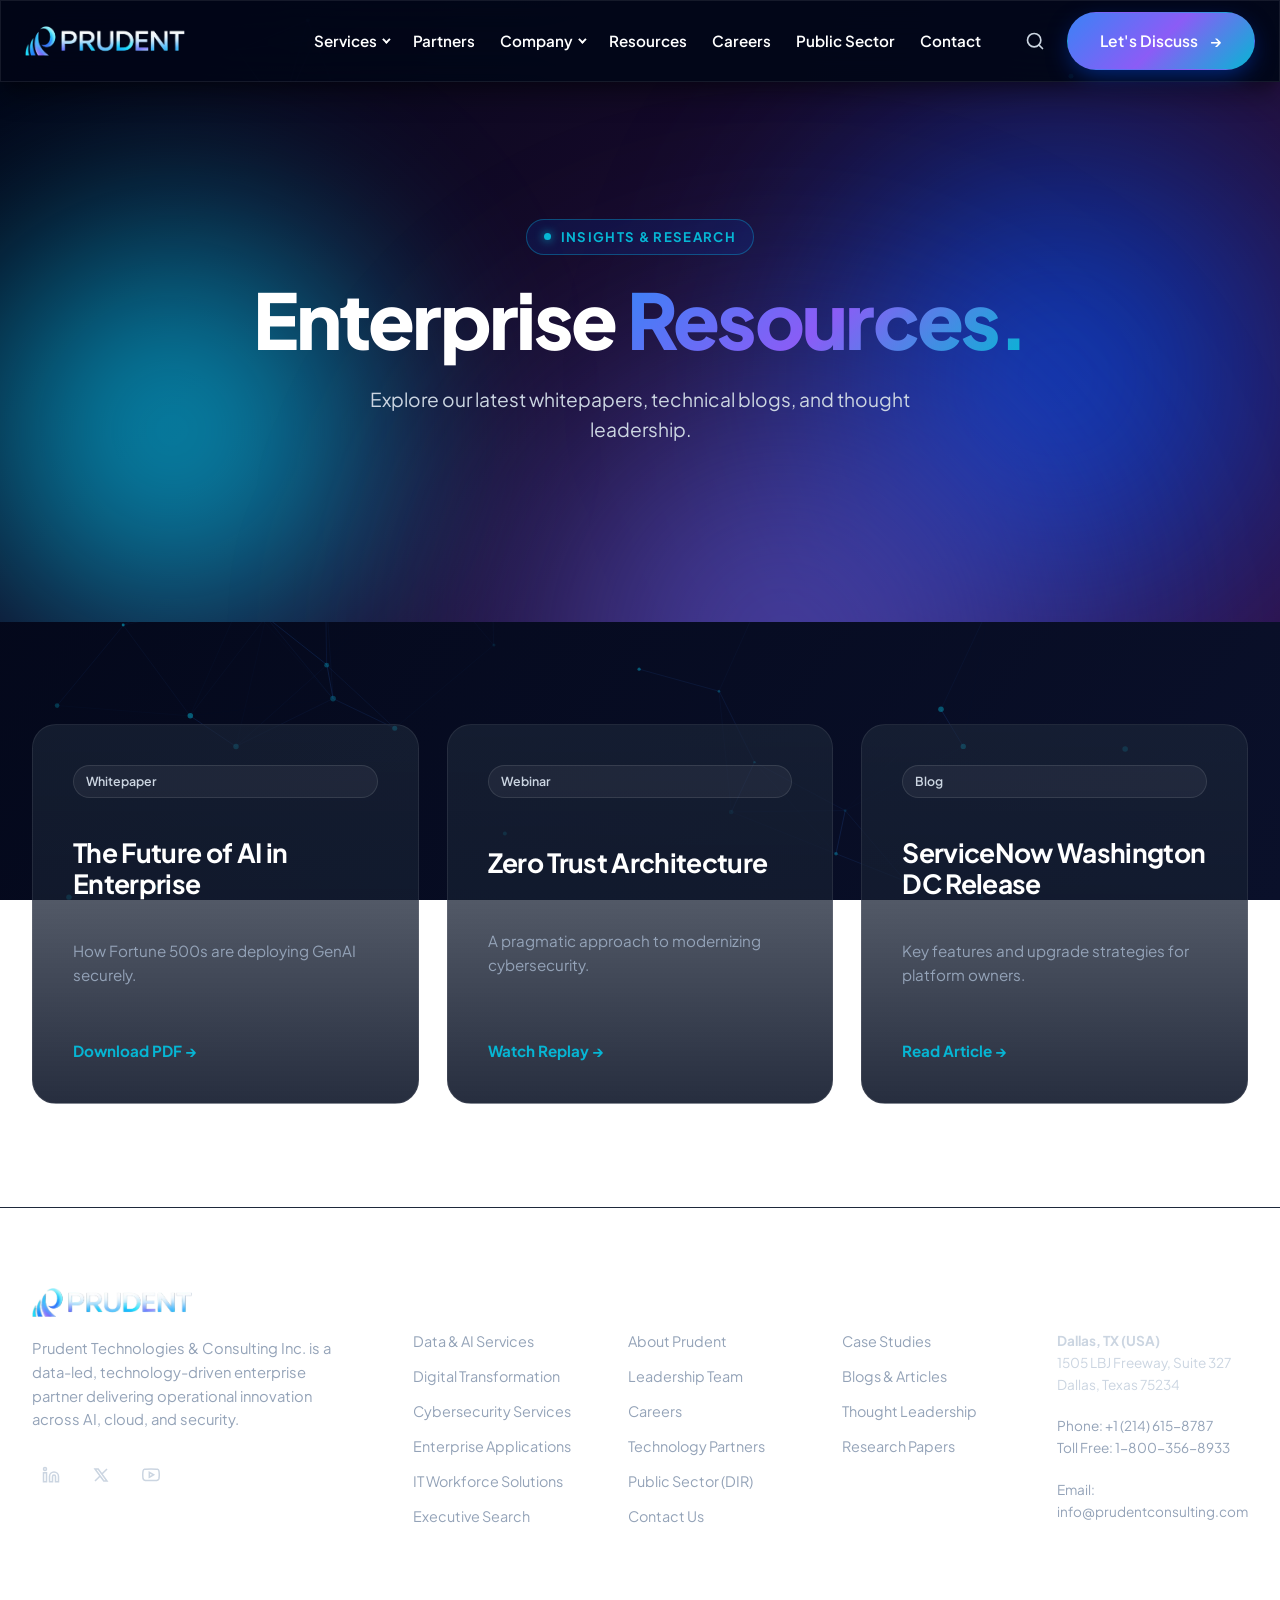
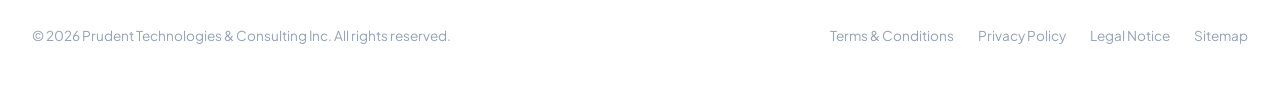
<file: resources.html>
<!DOCTYPE html>
<html lang="en">
<head>
  <meta charset="UTF-8">
  <meta name="viewport" content="width=device-width, initial-scale=1.0">
  <title>Prudent Technologies &amp; Consulting | Digital Innovation Engineered &amp; Delivered</title>
  <meta name="description" content="Scale Data, AI, Cloud, and Cybersecurity with Prudent, your global enterprise digital innovation partner delivering operational results for 27+ years.">
  
  <!-- Stylesheets (Zero JavaScript) -->
  <link rel="stylesheet" href="css/style.css">
  <link rel="stylesheet" href="css/animations.css">
  <link rel="stylesheet" href="css/responsive.css">
    <link rel="icon" type="image/x-icon" href="assets/images/favicon.ico">

</head>
<body>

  <!-- Hidden Checkbox for Mobile Navigation Toggle -->
  <input type="checkbox" id="mobile-nav-toggle" class="mobile-nav-toggle" aria-label="Toggle navigation">

  <!-- =========================================================================
       HEADER NAVIGATION (STICKY + GLASSMORPHIC + MEGA MENUS)
       ========================================================================= -->
  <header class="header-wrapper">
    <div class="container header-container">
      
      <!-- Brand Logo -->
      <a href="index.html" class="brand-logo" aria-label="Prudent Home">
        <img src="assets/images/prudent-logo-white.svg" alt="Prudent Technologies &amp; Consulting" width="160" height="38">
      </a>

      <!-- Desktop Nav & Mobile Drawer Container -->
      <div class="nav-menu-wrapper">
        <nav class="nav-menu" aria-label="Primary Navigation">
          
          <!-- Services Mega Item -->
          <div class="nav-item">
            <a href="services.html" class="nav-link">
              Services <span class="caret"></span>
            </a>
            <div class="mega-menu mega-menu-services">
              <div>
                <div class="mega-col-title">Core Disciplines</div>
                <div class="mega-list">
                  <a href="data-ai.html" class="mega-item-link">
                    <div class="mega-item-name">Data &amp; AI Services &rarr;</div>
                    <div class="mega-item-desc">Decision intelligence, Databricks, and scalable GenAI.</div>
                  </a>
                  <a href="digital-transformation.html" class="mega-item-link">
                    <div class="mega-item-name">Digital Transformation &rarr;</div>
                    <div class="mega-item-desc">Cloud-native engineering and modern experience platforms.</div>
                  </a>
                  <a href="cybersecurity.html" class="mega-item-link">
                    <div class="mega-item-name">Cybersecurity &amp; Resilience &rarr;</div>
                    <div class="mega-item-desc">Zero Trust, MDR, and Elite Splunk Advisory.</div>
                  </a>
                </div>
              </div>

              <div>
                <div class="mega-col-title">Enterprise &amp; Talent</div>
                <div class="mega-list">
                  <a href="enterprise-applications.html" class="mega-item-link">
                    <div class="mega-item-name">Enterprise Applications &rarr;</div>
                    <div class="mega-item-desc">ServiceNow, Salesforce, and UiPath RPA automation.</div>
                  </a>
                  <a href="workforce-solutions.html" class="mega-item-link">
                    <div class="mega-item-name">IT Workforce Solutions &rarr;</div>
                    <div class="mega-item-desc">High-caliber specialized engineering teams.</div>
                  </a>
                  <a href="executive-search.html" class="mega-item-link">
                    <div class="mega-item-name">Executive Search &rarr;</div>
                    <div class="mega-item-desc">C-suite and senior digital technology leadership.</div>
                  </a>
                </div>
              </div>

              <div>
                <div class="mega-col-title">Industry Solutions</div>
                <div class="mega-list">
                  <a href="public-sector.html" class="mega-item-link">
                    <div class="mega-item-name">Public Sector &amp; DIR &rarr;</div>
                    <div class="mega-item-desc">Texas DIR ITSAC contract vehicle &amp; civic digital impact.</div>
                  </a>
                  <a href="case-studies.html" class="mega-item-link">
                    <div class="mega-item-name">Featured Case Studies &rarr;</div>
                    <div class="mega-item-desc">Real-world results delivered across global enterprises.</div>
                  </a>
                </div>
              </div>
            </div>
          </div>

          <!-- Partners Item -->
          <div class="nav-item">
            <a href="partners.html" class="nav-link">Partners</a>
          </div>

          <!-- Company Mega Item -->
          <div class="nav-item">
            <a href="about.html" class="nav-link">
              Company <span class="caret"></span>
            </a>
            <div class="mega-menu mega-menu-company">
              <div>
                <div class="mega-col-title">About Prudent</div>
                <div class="mega-list">
                  <a href="about.html" class="mega-item-link">
                    <div class="mega-item-name">Who We Are &rarr;</div>
                    <div class="mega-item-desc">27+ years delivering digital innovation measured by outcomes.</div>
                  </a>
                  <a href="about.html#leadership" class="mega-item-link">
                    <div class="mega-item-name">Executive Leadership &rarr;</div>
                    <div class="mega-item-desc">Meet the visionaries driving Prudent's global strategy.</div>
                  </a>
                </div>
              </div>
              <div>
                <div class="mega-col-title">Culture &amp; Reach</div>
                <div class="mega-list">
                  <a href="about.html#values" class="mega-item-link">
                    <div class="mega-item-name">Our Values &rarr;</div>
                    <div class="mega-item-desc">Innovation, Inspire, and Impact across every engagement.</div>
                  </a>
                  <a href="about.html#locations" class="mega-item-link">
                    <div class="mega-item-name">Global Presence &rarr;</div>
                    <div class="mega-item-desc">Offices in USA, India, Australia, and Singapore.</div>
                  </a>
                </div>
              </div>
            </div>
          </div>

          <!-- Resources Item -->
          <div class="nav-item">
            <a href="resources.html" class="nav-link">Resources</a>
          </div>

          <!-- Careers Item -->
          <div class="nav-item">
            <a href="careers.html" class="nav-link">Careers</a>
          </div>

          <!-- Public Sector -->
          <div class="nav-item">
            <a href="public-sector.html" class="nav-link">Public Sector</a>
          </div>

          <!-- Contact Link -->
          <div class="nav-item">
            <a href="contact.html" class="nav-link">Contact</a>
          </div>

        </nav>

        <!-- Right Side Nav Actions -->
        <div class="nav-actions">
          <a href="#search-modal" class="search-trigger-btn" aria-label="Open Search">
            <svg width="20" height="20" viewBox="0 0 24 24" fill="none" stroke="currentColor" stroke-width="2" stroke-linecap="round" stroke-linejoin="round">
              <circle cx="11" cy="11" r="8"></circle>
              <line x1="21" y1="21" x2="16.65" y2="16.65"></line>
            </svg>
          </a>
          <a href="contact.html" class="btn btn-primary">
            <span>Let's Discuss</span>
            <span class="arrow">&rarr;</span>
          </a>
        </div>
      </div>

      <!-- Mobile Controls (Search + Hamburger) -->
      <div class="mobile-controls">
        <a href="#search-modal" class="search-trigger-btn mobile-search-btn" aria-label="Open Search">
          <svg width="22" height="22" viewBox="0 0 24 24" fill="none" stroke="currentColor" stroke-width="2" stroke-linecap="round" stroke-linejoin="round">
            <circle cx="11" cy="11" r="8"></circle>
            <line x1="21" y1="21" x2="16.65" y2="16.65"></line>
          </svg>
        </a>
        <label for="mobile-nav-toggle" class="hamburger-label" aria-label="Open Mobile Menu">
          <span class="hamburger-bar"></span>
          <span class="hamburger-bar"></span>
          <span class="hamburger-bar"></span>
        </label>
      </div>

    </div>
  </header>

  <!-- =========================================================================
       SEARCH OVERLAY MODAL (PURE CSS :target)
       ========================================================================= -->
  <div id="search-modal" class="search-modal">
    <div class="search-modal-content">
      <a href="#" class="search-modal-close" aria-label="Close Search" title="Close Search">
        <svg viewBox="0 0 24 24" aria-hidden="true" focusable="false">
          <path d="M6 6L18 18M18 6L6 18"></path>
        </svg>
      </a>
      <div class="search-box-wrapper">
        <span class="search-icon-inside">
          <svg width="22" height="22" viewBox="0 0 24 24" fill="none" stroke="currentColor" stroke-width="2" stroke-linecap="round" stroke-linejoin="round">
            <circle cx="11" cy="11" r="8"></circle>
            <line x1="21" y1="21" x2="16.65" y2="16.65"></line>
          </svg>
        </span>
        <input type="text" class="search-input" placeholder="Search services, solutions, case studies, technologies..." autofocus>
      </div>

      <div class="search-tags-heading">Suggested Searches</div>
      <div class="search-pills">
        <a href="data-ai.html" class="search-pill">Generative AI &amp; LLMs</a>
        <a href="cybersecurity.html" class="search-pill">Zero Trust Architecture</a>
        <a href="partners.html" class="search-pill">Splunk Advisory</a>
        <a href="enterprise-applications.html" class="search-pill">ServiceNow Workflows</a>
        <a href="digital-transformation.html" class="search-pill">Cloud Modernization</a>
        <a href="partners.html" class="search-pill">Databricks Lakehouse</a>
        <a href="workforce-solutions.html" class="search-pill">Technology Staffing</a>
        <a href="public-sector.html" class="search-pill">Texas DIR Contract</a>
      </div>

      <div class="search-tags-heading">Direct Links</div>
      <div class="search-pills">
        <a href="about.html" class="search-pill">About Us</a>
        <a href="careers.html" class="search-pill">Open Roles</a>
        <a href="case-studies.html" class="search-pill">Client Case Studies</a>
        <a href="contact.html" class="search-pill">Contact Leadership</a>
      </div>
    </div>
  </div>

  <main>
  <section class="hero-section" style="min-height: 60vh;">
    <div class="hero-glow-1"></div><div class="hero-glow-2"></div><div class="hero-glow-3"></div>
    <div class="container hero-grid" style="grid-template-columns: 1fr; text-align: center;">
      <div class="hero-text-content" style="align-items: center;">
        <div class="eyebrow-tag anim-fade-up">Insights & Research</div>
        <h1 class="display-title anim-fade-up">Enterprise <span class="text-gradient">Resources.</span></h1>
        <p class="hero-lead-text" style="margin-left: auto; margin-right: auto;">Explore our latest whitepapers, technical blogs, and thought leadership.</p>
      </div>
    </div>
  </section>
  <section class="section-padding services-section">
    <div class="container">
      <div class="services-bento-grid">
        <div class="service-card anim-fade-up anim-delay-2">
          <div class="service-pill" style="display: inline-block; margin-bottom: 1rem;">Whitepaper</div>
          <h3 class="service-title">The Future of AI in Enterprise</h3>
          <p class="service-desc">How Fortune 500s are deploying GenAI securely.</p>
          <a href="#" class="service-link">Download PDF &rarr;</a>
        </div>
        <div class="service-card anim-fade-up anim-delay-2">
          <div class="service-pill" style="display: inline-block; margin-bottom: 1rem;">Webinar</div>
          <h3 class="service-title">Zero Trust Architecture</h3>
          <p class="service-desc">A pragmatic approach to modernizing cybersecurity.</p>
          <a href="#" class="service-link">Watch Replay &rarr;</a>
        </div>
        <div class="service-card anim-fade-up anim-delay-2">
          <div class="service-pill" style="display: inline-block; margin-bottom: 1rem;">Blog</div>
          <h3 class="service-title">ServiceNow Washington DC Release</h3>
          <p class="service-desc">Key features and upgrade strategies for platform owners.</p>
          <a href="#" class="service-link">Read Article &rarr;</a>
        </div>
      </div>
    </div>
  </section>
</main>

  <!-- =========================================================================
       ENTERPRISE FOOTER
       ========================================================================= -->
  <footer class="footer-wrapper">
    <div class="container">
      <div class="footer-grid">
        
        <!-- Brand & Description -->
        <div class="footer-brand">
          <a href="index.html" aria-label="Prudent Home">
            <img src="assets/images/prudent-logo-white.svg" alt="Prudent" width="160" height="38">
          </a>
          <p>
            Prudent Technologies &amp; Consulting Inc. is a data-led, technology-driven enterprise partner delivering operational innovation across AI, cloud, and security.
          </p>
          <div class="footer-social-links">
            <a href="https://linkedin.com" target="_blank" rel="noopener noreferrer" class="footer-social-btn" aria-label="LinkedIn">
              <svg width="18" height="18" viewBox="0 0 24 24" fill="none" stroke="currentColor" stroke-width="2"><path d="M16 8a6 6 0 0 1 6 6v7h-4v-7a2 2 0 0 0-2-2 2 2 0 0 0-2 2v7h-4v-7a6 6 0 0 1 6-6z"></path><rect x="2" y="9" width="4" height="12"></rect><circle cx="4" cy="4" r="2"></circle></svg>
            </a>
            <a href="https://twitter.com" target="_blank" rel="noopener noreferrer" class="footer-social-btn" aria-label="X / Twitter">
              <svg width="18" height="18" viewBox="0 0 24 24" fill="none" stroke="currentColor" stroke-width="2"><path d="M4 4l11.733 16h4.267l-11.733 -16z"></path><path d="M4 20l6.768 -6.768m2.46 -2.46l6.772 -6.772"></path></svg>
            </a>
            <a href="https://youtube.com" target="_blank" rel="noopener noreferrer" class="footer-social-btn" aria-label="YouTube">
              <svg width="18" height="18" viewBox="0 0 24 24" fill="none" stroke="currentColor" stroke-width="2"><path d="M22.54 6.42a2.78 2.78 0 0 0-1.94-2C18.88 4 12 4 12 4s-6.88 0-8.6.46a2.78 2.78 0 0 0-1.94 2A29 29 0 0 0 1 11.75a29 29 0 0 0 .46 5.33A2.78 2.78 0 0 0 3.4 19c1.72.46 8.6.46 8.6.46s6.88 0 8.6-.46a2.78 2.78 0 0 0 1.94-2 29 29 0 0 0 .46-5.25 29 29 0 0 0-.46-5.33z"></path><polygon points="9.75 15.02 15.5 11.75 9.75 8.48 9.75 15.02"></polygon></svg>
            </a>
          </div>
        </div>

        <!-- Col 1: Services -->
        <div>
          <div class="footer-col-title">Services</div>
          <div class="footer-links-list">
            <a href="data-ai.html" class="footer-link">Data &amp; AI Services</a>
            <a href="digital-transformation.html" class="footer-link">Digital Transformation</a>
            <a href="cybersecurity.html" class="footer-link">Cybersecurity Services</a>
            <a href="enterprise-applications.html" class="footer-link">Enterprise Applications</a>
            <a href="workforce-solutions.html" class="footer-link">IT Workforce Solutions</a>
            <a href="executive-search.html" class="footer-link">Executive Search</a>
          </div>
        </div>

        <!-- Col 2: Company -->
        <div>
          <div class="footer-col-title">Company</div>
          <div class="footer-links-list">
            <a href="about.html" class="footer-link">About Prudent</a>
            <a href="about.html#leadership" class="footer-link">Leadership Team</a>
            <a href="careers.html" class="footer-link">Careers</a>
            <a href="partners.html" class="footer-link">Technology Partners</a>
            <a href="public-sector.html" class="footer-link">Public Sector (DIR)</a>
            <a href="contact.html" class="footer-link">Contact Us</a>
          </div>
        </div>

        <!-- Col 3: Resources -->
        <div>
          <div class="footer-col-title">Resources</div>
          <div class="footer-links-list">
            <a href="case-studies.html" class="footer-link">Case Studies</a>
            <a href="resources.html" class="footer-link">Blogs &amp; Articles</a>
            <a href="resources.html#insights" class="footer-link">Thought Leadership</a>
            <a href="resources.html#whitepapers" class="footer-link">Research Papers</a>
          </div>
        </div>

        <!-- Col 4: Global HQ -->
        <div>
          <div class="footer-col-title">Headquarters</div>
          <div class="footer-links-list" style="font-size: 0.85rem; line-height: 1.6;">
            <p style="color: #CBD5E1; margin-bottom: 0.5rem;">
              <strong>Dallas, TX (USA)</strong><br>
              1505 LBJ Freeway, Suite 327<br>
              Dallas, Texas 75234
            </p>
            <p style="color: #94A3B8; margin-bottom: 0.5rem;">
              Phone: +1 (214) 615-8787<br>
              Toll Free: 1-800-356-8933
            </p>
            <p style="color: #94A3B8;">
              Email: info@prudentconsulting.com
            </p>
          </div>
        </div>

      </div>

      <!-- Footer Bottom -->
      <div class="footer-bottom">
        <div>
          &copy; 2026 Prudent Technologies &amp; Consulting Inc. All rights reserved.
        </div>
        <div class="footer-legal-links">
          <a href="contact.html">Terms &amp; Conditions</a>
          <a href="contact.html">Privacy Policy</a>
          <a href="contact.html">Legal Notice</a>
          <a href="contact.html">Sitemap</a>
        </div>
      </div>
    </div>
  </footer>

<script src="js/bg-animation.js" defer></script>
</body>
</html>
</file>
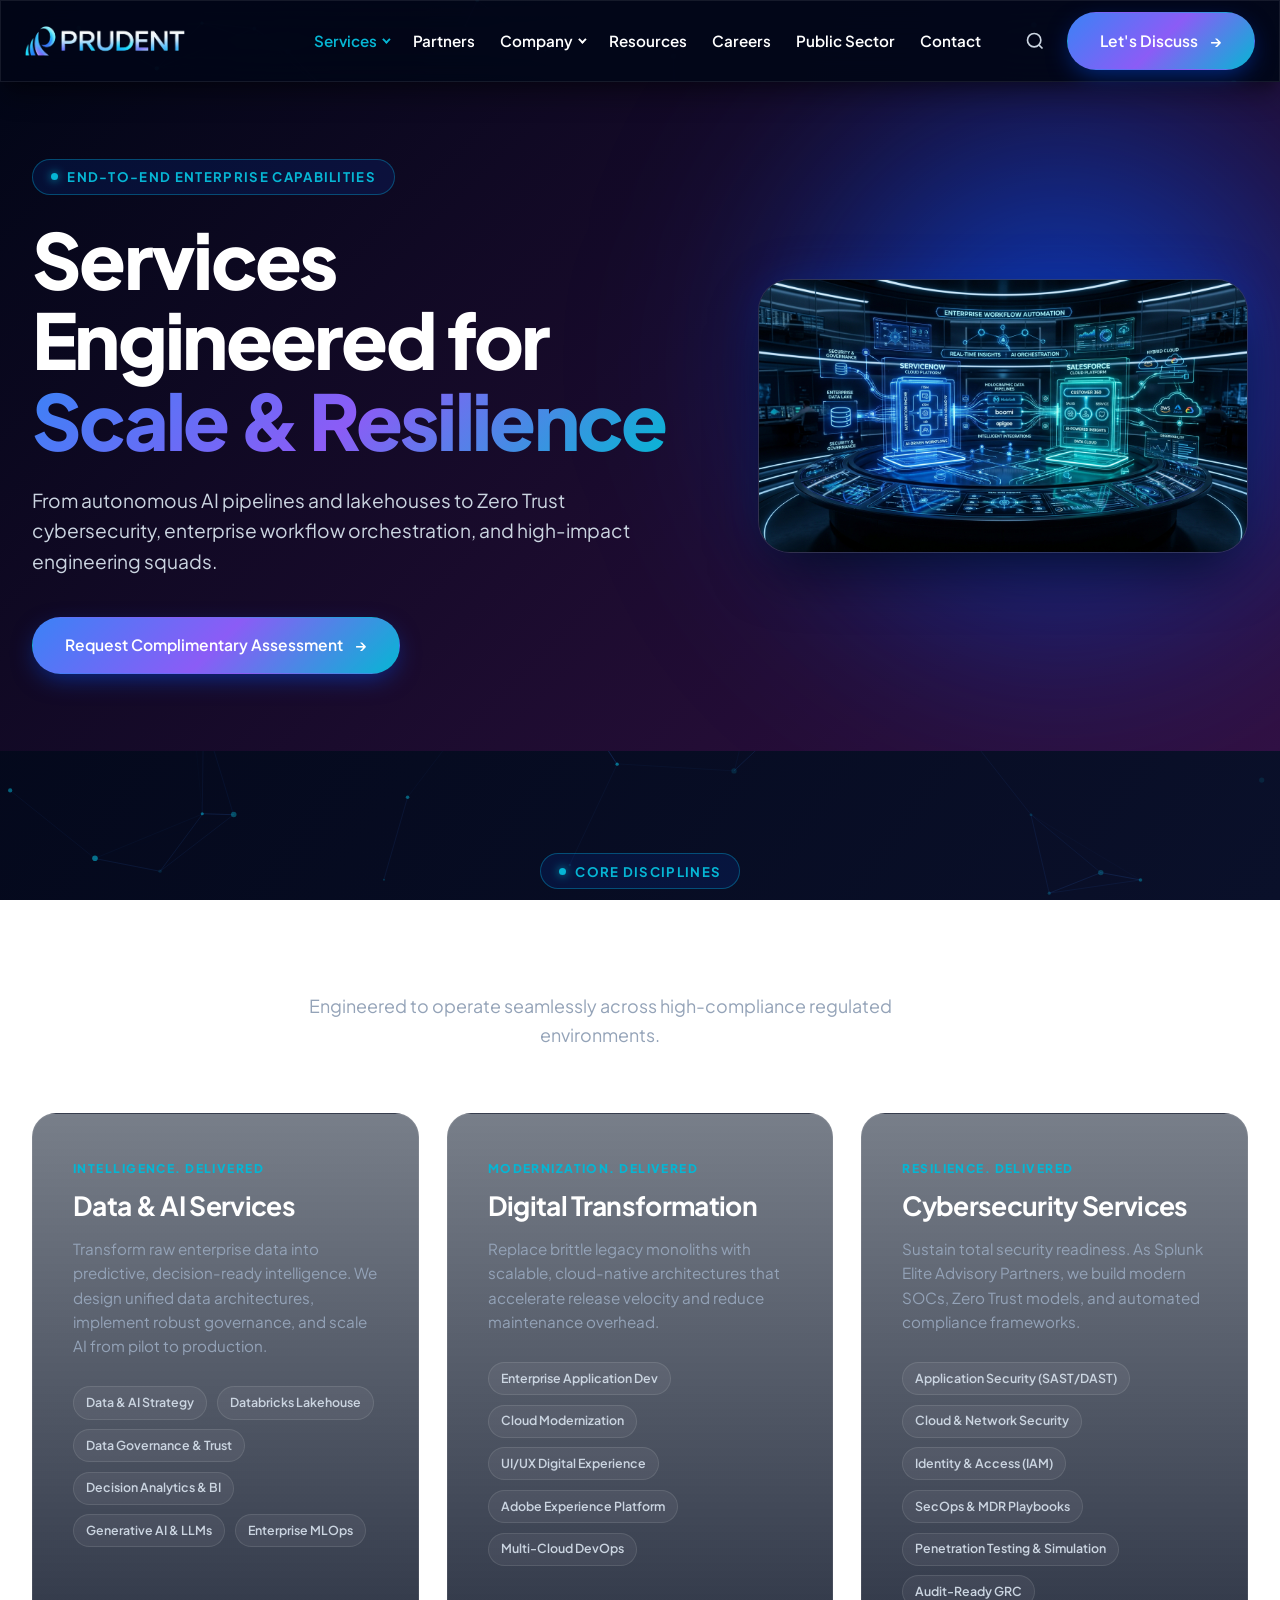
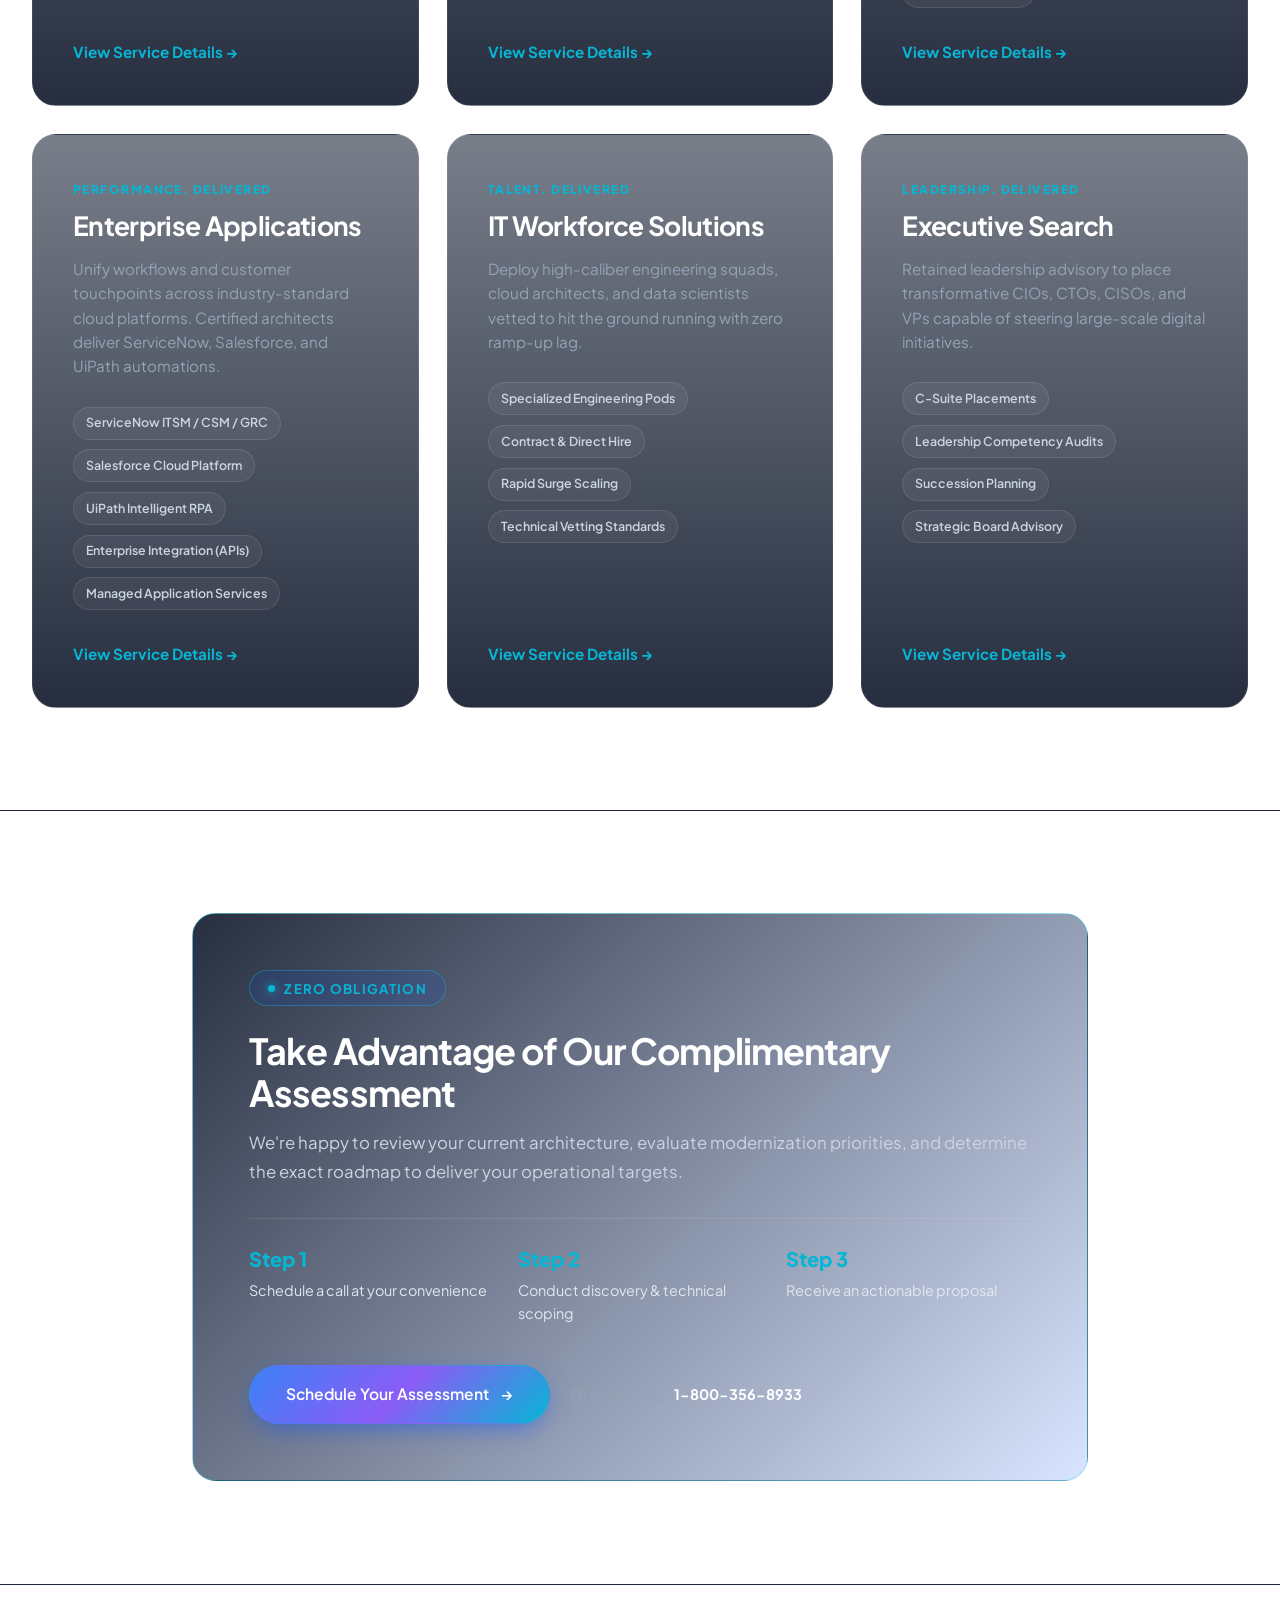
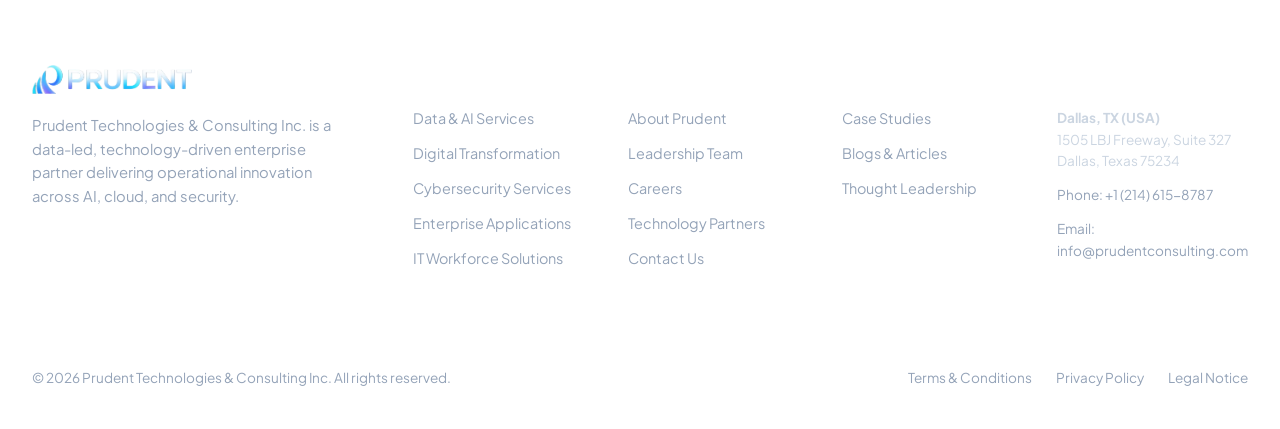
<file: services.html>
<!DOCTYPE html>
<html lang="en">
<head>
  <meta charset="UTF-8">
  <meta name="viewport" content="width=device-width, initial-scale=1.0">
  <title>Enterprise Services | Prudent Technologies &amp; Consulting</title>
  <meta name="description" content="Explore Prudent's full suite of enterprise services: Data &amp; AI, Digital Transformation, Cybersecurity, Enterprise Applications, and IT Workforce Solutions.">
  
  <link rel="stylesheet" href="css/style.css">
  <link rel="stylesheet" href="css/animations.css">
  <link rel="stylesheet" href="css/responsive.css">
    <link rel="icon" type="image/x-icon" href="assets/images/favicon.ico">


</head>
<body>

  <input type="checkbox" id="mobile-nav-toggle" class="mobile-nav-toggle" aria-label="Toggle navigation">

  <!-- HEADER -->
  <header class="header-wrapper">
    <div class="container header-container">
      <a href="index.html" class="brand-logo" aria-label="Prudent Home">
        <img src="assets/images/prudent-logo-white.svg" alt="Prudent" width="160" height="38">
      </a>

      <div class="nav-menu-wrapper">
        <nav class="nav-menu" aria-label="Primary Navigation">
          <div class="nav-item">
            <a href="services.html" class="nav-link" style="color: var(--prudent-cyan);">Services <span class="caret"></span></a>
            <div class="mega-menu mega-menu-services">
              <div>
                <div class="mega-col-title">Core Disciplines</div>
                <div class="mega-list">
                  <a href="data-ai.html" class="mega-item-link">
                    <div class="mega-item-name">Data &amp; AI Services &rarr;</div>
                    <div class="mega-item-desc">Decision intelligence, Databricks, and scalable GenAI.</div>
                  </a>
                  <a href="digital-transformation.html" class="mega-item-link">
                    <div class="mega-item-name">Digital Transformation &rarr;</div>
                    <div class="mega-item-desc">Cloud-native engineering and modern experience platforms.</div>
                  </a>
                  <a href="cybersecurity.html" class="mega-item-link">
                    <div class="mega-item-name">Cybersecurity &amp; Resilience &rarr;</div>
                    <div class="mega-item-desc">Zero Trust, MDR, and Elite Splunk Advisory.</div>
                  </a>
                </div>
              </div>
              <div>
                <div class="mega-col-title">Enterprise &amp; Talent</div>
                <div class="mega-list">
                  <a href="enterprise-applications.html" class="mega-item-link">
                    <div class="mega-item-name">Enterprise Applications &rarr;</div>
                    <div class="mega-item-desc">ServiceNow, Salesforce, and UiPath RPA automation.</div>
                  </a>
                  <a href="workforce-solutions.html" class="mega-item-link">
                    <div class="mega-item-name">IT Workforce Solutions &rarr;</div>
                    <div class="mega-item-desc">High-caliber specialized engineering teams.</div>
                  </a>
                  <a href="executive-search.html" class="mega-item-link">
                    <div class="mega-item-name">Executive Search &rarr;</div>
                    <div class="mega-item-desc">C-suite and senior digital technology leadership.</div>
                  </a>
                </div>
              </div>
              <div>
                <div class="mega-col-title">Industry Solutions</div>
                <div class="mega-list">
                  <a href="public-sector.html" class="mega-item-link">
                    <div class="mega-item-name">Public Sector &amp; DIR &rarr;</div>
                    <div class="mega-item-desc">Texas DIR ITSAC contract vehicle &amp; civic digital impact.</div>
                  </a>
                  <a href="case-studies.html" class="mega-item-link">
                    <div class="mega-item-name">Featured Case Studies &rarr;</div>
                    <div class="mega-item-desc">Real-world results delivered across global enterprises.</div>
                  </a>
                </div>
              </div>
            </div>
          </div>

          <div class="nav-item"><a href="partners.html" class="nav-link">Partners</a></div>
          <div class="nav-item">
            <a href="about.html" class="nav-link">Company <span class="caret"></span></a>
            <div class="mega-menu mega-menu-company">
              <div>
                <div class="mega-col-title">About Prudent</div>
                <div class="mega-list">
                  <a href="about.html" class="mega-item-link">
                    <div class="mega-item-name">Who We Are &rarr;</div>
                    <div class="mega-item-desc">27+ years delivering digital innovation measured by outcomes.</div>
                  </a>
                  <a href="about.html#leadership" class="mega-item-link">
                    <div class="mega-item-name">Executive Leadership &rarr;</div>
                    <div class="mega-item-desc">Meet the visionaries driving Prudent's global strategy.</div>
                  </a>
                </div>
              </div>
              <div>
                <div class="mega-col-title">Culture &amp; Reach</div>
                <div class="mega-list">
                  <a href="about.html#values" class="mega-item-link">
                    <div class="mega-item-name">Our Values &rarr;</div>
                    <div class="mega-item-desc">Innovation, Inspire, and Impact across every engagement.</div>
                  </a>
                  <a href="about.html#locations" class="mega-item-link">
                    <div class="mega-item-name">Global Presence &rarr;</div>
                    <div class="mega-item-desc">Offices in USA, India, Australia, and Singapore.</div>
                  </a>
                </div>
              </div>
            </div>
          </div>

          <div class="nav-item"><a href="resources.html" class="nav-link">Resources</a></div>
          <div class="nav-item"><a href="careers.html" class="nav-link">Careers</a></div>
          <div class="nav-item"><a href="public-sector.html" class="nav-link">Public Sector</a></div>
          <div class="nav-item"><a href="contact.html" class="nav-link">Contact</a></div>
        </nav>

        <div class="nav-actions">
          <a href="#search-modal" class="search-trigger-btn" aria-label="Open Search">
            <svg width="20" height="20" viewBox="0 0 24 24" fill="none" stroke="currentColor" stroke-width="2"><circle cx="11" cy="11" r="8"></circle><line x1="21" y1="21" x2="16.65" y2="16.65"></line></svg>
          </a>
          <a href="contact.html" class="btn btn-primary">
            <span>Let's Discuss</span>
            <span class="arrow">&rarr;</span>
          </a>
        </div>
      </div>


      <!-- Mobile Controls -->
      <div class="mobile-controls">
        <a href="#search-modal" class="search-trigger-btn mobile-search-btn" aria-label="Open Search">
          <svg width="20" height="20" viewBox="0 0 24 24" fill="none" stroke="currentColor" stroke-width="2" stroke-linecap="round" stroke-linejoin="round"><circle cx="11" cy="11" r="8"></circle><line x1="21" y1="21" x2="16.65" y2="16.65"></line></svg>
        </a>
        <label for="mobile-nav-toggle" class="hamburger-label" aria-label="Open Mobile Menu">
          <span class="hamburger-bar"></span>
          <span class="hamburger-bar"></span>
          <span class="hamburger-bar"></span>
        </label>
      </div>
    </div>
  </header>

  <!-- SEARCH MODAL -->
  <div id="search-modal" class="search-modal">
    <div class="search-modal-content">
      <a href="#" class="search-modal-close" aria-label="Close Search" title="Close Search">
        <svg viewBox="0 0 24 24" aria-hidden="true" focusable="false">
          <path d="M6 6L18 18M18 6L6 18"></path>
        </svg>
      </a>
      <div class="search-box-wrapper">
        <input type="text" class="search-input" placeholder="Search enterprise services and capabilities..." autofocus>
      </div>
      <div class="search-tags-heading">Popular Services</div>
      <div class="search-pills">
        <a href="data-ai.html" class="search-pill">Databricks Lakehouse</a>
        <a href="cybersecurity.html" class="search-pill">Splunk SIEM / SOAR</a>
        <a href="enterprise-applications.html" class="search-pill">ServiceNow Workflows</a>
        <a href="digital-transformation.html" class="search-pill">Cloud-Native Microservices</a>
      </div>
    </div>
  </div>

  <main>
    <!-- HERO -->
    <section class="hero-section" style="min-height: 60vh;">
      <div class="hero-glow-1"></div>
      <div class="container hero-grid">
        <div class="hero-text-content">
          <div class="eyebrow-tag animate-fade-up delay-1">End-to-End Enterprise Capabilities</div>
          <h1 class="display-title animate-fade-up delay-2 anim-fade-up">
            Services Engineered for <br>
            <span class="text-gradient">Scale &amp; Resilience</span>
          </h1>
          <p class="hero-lead-text animate-fade-up delay-3">
            From autonomous AI pipelines and lakehouses to Zero Trust cybersecurity, enterprise workflow orchestration, and high-impact engineering squads.
          </p>
          <div class="btn-group animate-fade-up delay-4">
            <a href="contact.html" class="btn btn-primary">
              <span>Request Complimentary Assessment</span>
              <span class="arrow">&rarr;</span>
            </a>
          </div>
        </div>

        <div class="hero-visual-frame animate-scale delay-5">
          <img src="assets/images/hero-enterprise-apps.jpg" alt="Prudent Enterprise Services Suite" class="hero-visual-img">
        </div>
      </div>
    </section>

    <!-- FULL SERVICES MATRIX -->
    <section class="section-padding" style="background: var(--bg-dark);">
      <div class="container">
        <div class="section-header-centered">
          <div class="eyebrow-tag anim-fade-up">Core Disciplines</div>
          <h2 class="section-title anim-fade-up">The Complete Service Portfolio</h2>
          <p class="section-subtitle anim-fade-up anim-delay-1">
            Engineered to operate seamlessly across high-compliance regulated environments.
          </p>
        </div>

        <div class="services-bento-grid">
          
          <!-- 1. Data & AI -->
          <article class="service-card anim-fade-up anim-delay-2">
            <div>
              <div class="service-tag">Intelligence. Delivered</div>
              <h3 class="service-title">Data &amp; AI Services</h3>
              <p class="service-desc">
                Transform raw enterprise data into predictive, decision-ready intelligence. We design unified data architectures, implement robust governance, and scale AI from pilot to production.
              </p>
              <div class="service-feature-list">
                <span class="service-pill">Data &amp; AI Strategy</span>
                <span class="service-pill">Databricks Lakehouse</span>
                <span class="service-pill">Data Governance &amp; Trust</span>
                <span class="service-pill">Decision Analytics &amp; BI</span>
                <span class="service-pill">Generative AI &amp; LLMs</span>
                <span class="service-pill">Enterprise MLOps</span>
              </div>
            </div>
            <a href="data-ai.html" class="service-link">View Service Details &rarr;</a>
          </article>

          <!-- 2. Digital Transformation -->
          <article class="service-card anim-fade-up anim-delay-2">
            <div>
              <div class="service-tag">Modernization. Delivered</div>
              <h3 class="service-title">Digital Transformation</h3>
              <p class="service-desc">
                Replace brittle legacy monoliths with scalable, cloud-native architectures that accelerate release velocity and reduce maintenance overhead.
              </p>
              <div class="service-feature-list">
                <span class="service-pill">Enterprise Application Dev</span>
                <span class="service-pill">Cloud Modernization</span>
                <span class="service-pill">UI/UX Digital Experience</span>
                <span class="service-pill">Adobe Experience Platform</span>
                <span class="service-pill">Multi-Cloud DevOps</span>
              </div>
            </div>
            <a href="digital-transformation.html" class="service-link">View Service Details &rarr;</a>
          </article>

          <!-- 3. Cybersecurity Services -->
          <article class="service-card anim-fade-up anim-delay-2">
            <div>
              <div class="service-tag">Resilience. Delivered</div>
              <h3 class="service-title">Cybersecurity Services</h3>
              <p class="service-desc">
                Sustain total security readiness. As Splunk Elite Advisory Partners, we build modern SOCs, Zero Trust models, and automated compliance frameworks.
              </p>
              <div class="service-feature-list">
                <span class="service-pill">Application Security (SAST/DAST)</span>
                <span class="service-pill">Cloud &amp; Network Security</span>
                <span class="service-pill">Identity &amp; Access (IAM)</span>
                <span class="service-pill">SecOps &amp; MDR Playbooks</span>
                <span class="service-pill">Penetration Testing &amp; Simulation</span>
                <span class="service-pill">Audit-Ready GRC</span>
              </div>
            </div>
            <a href="cybersecurity.html" class="service-link">View Service Details &rarr;</a>
          </article>

          <!-- 4. Enterprise Applications -->
          <article class="service-card anim-fade-up anim-delay-2">
            <div>
              <div class="service-tag">Performance. Delivered</div>
              <h3 class="service-title">Enterprise Applications</h3>
              <p class="service-desc">
                Unify workflows and customer touchpoints across industry-standard cloud platforms. Certified architects deliver ServiceNow, Salesforce, and UiPath automations.
              </p>
              <div class="service-feature-list">
                <span class="service-pill">ServiceNow ITSM / CSM / GRC</span>
                <span class="service-pill">Salesforce Cloud Platform</span>
                <span class="service-pill">UiPath Intelligent RPA</span>
                <span class="service-pill">Enterprise Integration (APIs)</span>
                <span class="service-pill">Managed Application Services</span>
              </div>
            </div>
            <a href="enterprise-applications.html" class="service-link">View Service Details &rarr;</a>
          </article>

          <!-- 5. IT Workforce Solutions -->
          <article class="service-card anim-fade-up anim-delay-2">
            <div>
              <div class="service-tag">Talent. Delivered</div>
              <h3 class="service-title">IT Workforce Solutions</h3>
              <p class="service-desc">
                Deploy high-caliber engineering squads, cloud architects, and data scientists vetted to hit the ground running with zero ramp-up lag.
              </p>
              <div class="service-feature-list">
                <span class="service-pill">Specialized Engineering Pods</span>
                <span class="service-pill">Contract &amp; Direct Hire</span>
                <span class="service-pill">Rapid Surge Scaling</span>
                <span class="service-pill">Technical Vetting Standards</span>
              </div>
            </div>
            <a href="workforce-solutions.html" class="service-link">View Service Details &rarr;</a>
          </article>

          <!-- 6. Executive Search -->
          <article class="service-card anim-fade-up anim-delay-2">
            <div>
              <div class="service-tag">Leadership. Delivered</div>
              <h3 class="service-title">Executive Search</h3>
              <p class="service-desc">
                Retained leadership advisory to place transformative CIOs, CTOs, CISOs, and VPs capable of steering large-scale digital initiatives.
              </p>
              <div class="service-feature-list">
                <span class="service-pill">C-Suite Placements</span>
                <span class="service-pill">Leadership Competency Audits</span>
                <span class="service-pill">Succession Planning</span>
                <span class="service-pill">Strategic Board Advisory</span>
              </div>
            </div>
            <a href="executive-search.html" class="service-link">View Service Details &rarr;</a>
          </article>

        </div>
      </div>
    </section>

    <!-- COMPLIMENTARY ASSESSMENT CALLOUT -->
    <section class="section-padding" style="background: transparent; border-top: 1px solid var(--border-dark);">
      <div class="container" style="max-width: 960px;">
        <div class="pillar-card anim-fade-up anim-delay-2" style="padding: 3.5rem; background: linear-gradient(135deg, rgba(15, 23, 42, 0.9) 0%, rgba(0, 82, 255, 0.15) 100%); border-color: rgba(0, 212, 255, 0.3);">
          <div style="width: 100%;">
            <div class="eyebrow-tag anim-fade-up">Zero Obligation</div>
            <h2 style="font-size: 2.25rem; margin-bottom: 1rem; color: #FFFFFF;">Take Advantage of Our Complimentary Assessment</h2>
            <p style="color: #CBD5E1; font-size: 1.05rem; line-height: 1.7; margin-bottom: 2rem;">
              We're happy to review your current architecture, evaluate modernization priorities, and determine the exact roadmap to deliver your operational targets.
            </p>
            
            <div style="display: grid; grid-template-columns: repeat(3, 1fr); gap: 1.5rem; margin-bottom: 2.5rem; border-top: 1px solid rgba(255, 255, 255, 0.1); padding-top: 1.5rem;">
              <div>
                <div style="color: var(--prudent-cyan); font-weight: 800; font-size: 1.25rem; margin-bottom: 0.25rem;">Step 1</div>
                <div style="font-size: 0.9rem; color: #E2E8F0;">Schedule a call at your convenience</div>
              </div>
              <div>
                <div style="color: var(--prudent-cyan); font-weight: 800; font-size: 1.25rem; margin-bottom: 0.25rem;">Step 2</div>
                <div style="font-size: 0.9rem; color: #E2E8F0;">Conduct discovery &amp; technical scoping</div>
              </div>
              <div>
                <div style="color: var(--prudent-cyan); font-weight: 800; font-size: 1.25rem; margin-bottom: 0.25rem;">Step 3</div>
                <div style="font-size: 0.9rem; color: #E2E8F0;">Receive an actionable proposal</div>
              </div>
            </div>

            <div class="btn-group">
              <a href="contact.html" class="btn btn-primary" style="padding: 1rem 2.25rem;">
                <span>Schedule Your Assessment</span>
                <span class="arrow">&rarr;</span>
              </a>
              <span style="color: #94A3B8; font-size: 0.9rem;">Or call directly: <strong style="color: #FFFFFF;">1-800-356-8933</strong></span>
            </div>
          </div>
        </div>
      </div>
    </section>
  </main>

  <!-- FOOTER -->
  <footer class="footer-wrapper">
    <div class="container">
      <div class="footer-grid">
        <div class="footer-brand">
          <a href="index.html"><img src="assets/images/prudent-logo-white.svg" alt="Prudent" width="160" height="38"></a>
          <p>Prudent Technologies &amp; Consulting Inc. is a data-led, technology-driven enterprise partner delivering operational innovation across AI, cloud, and security.</p>
        </div>
        <div>
          <div class="footer-col-title">Services</div>
          <div class="footer-links-list">
            <a href="data-ai.html" class="footer-link">Data &amp; AI Services</a>
            <a href="digital-transformation.html" class="footer-link">Digital Transformation</a>
            <a href="cybersecurity.html" class="footer-link">Cybersecurity Services</a>
            <a href="enterprise-applications.html" class="footer-link">Enterprise Applications</a>
            <a href="workforce-solutions.html" class="footer-link">IT Workforce Solutions</a>
          </div>
        </div>
        <div>
          <div class="footer-col-title">Company</div>
          <div class="footer-links-list">
            <a href="about.html" class="footer-link">About Prudent</a>
            <a href="about.html#leadership" class="footer-link">Leadership Team</a>
            <a href="careers.html" class="footer-link">Careers</a>
            <a href="partners.html" class="footer-link">Technology Partners</a>
            <a href="contact.html" class="footer-link">Contact Us</a>
          </div>
        </div>
        <div>
          <div class="footer-col-title">Resources</div>
          <div class="footer-links-list">
            <a href="case-studies.html" class="footer-link">Case Studies</a>
            <a href="resources.html" class="footer-link">Blogs &amp; Articles</a>
            <a href="resources.html" class="footer-link">Thought Leadership</a>
          </div>
        </div>
        <div>
          <div class="footer-col-title">Headquarters</div>
          <div class="footer-links-list" style="font-size: 0.85rem; line-height: 1.6;">
            <p style="color: #CBD5E1;"><strong>Dallas, TX (USA)</strong><br>1505 LBJ Freeway, Suite 327<br>Dallas, Texas 75234</p>
            <p style="color: #94A3B8;">Phone: +1 (214) 615-8787</p>
            <p style="color: #94A3B8;">Email: info@prudentconsulting.com</p>
          </div>
        </div>
      </div>
      <div class="footer-bottom">
        <div>&copy; 2026 Prudent Technologies &amp; Consulting Inc. All rights reserved.</div>
        <div class="footer-legal-links">
          <a href="contact.html">Terms &amp; Conditions</a>
          <a href="contact.html">Privacy Policy</a>
          <a href="contact.html">Legal Notice</a>
        </div>
      </div>
    </div>
  </footer>

<script src="js/bg-animation.js" defer></script>
</body>
</html>
</file>
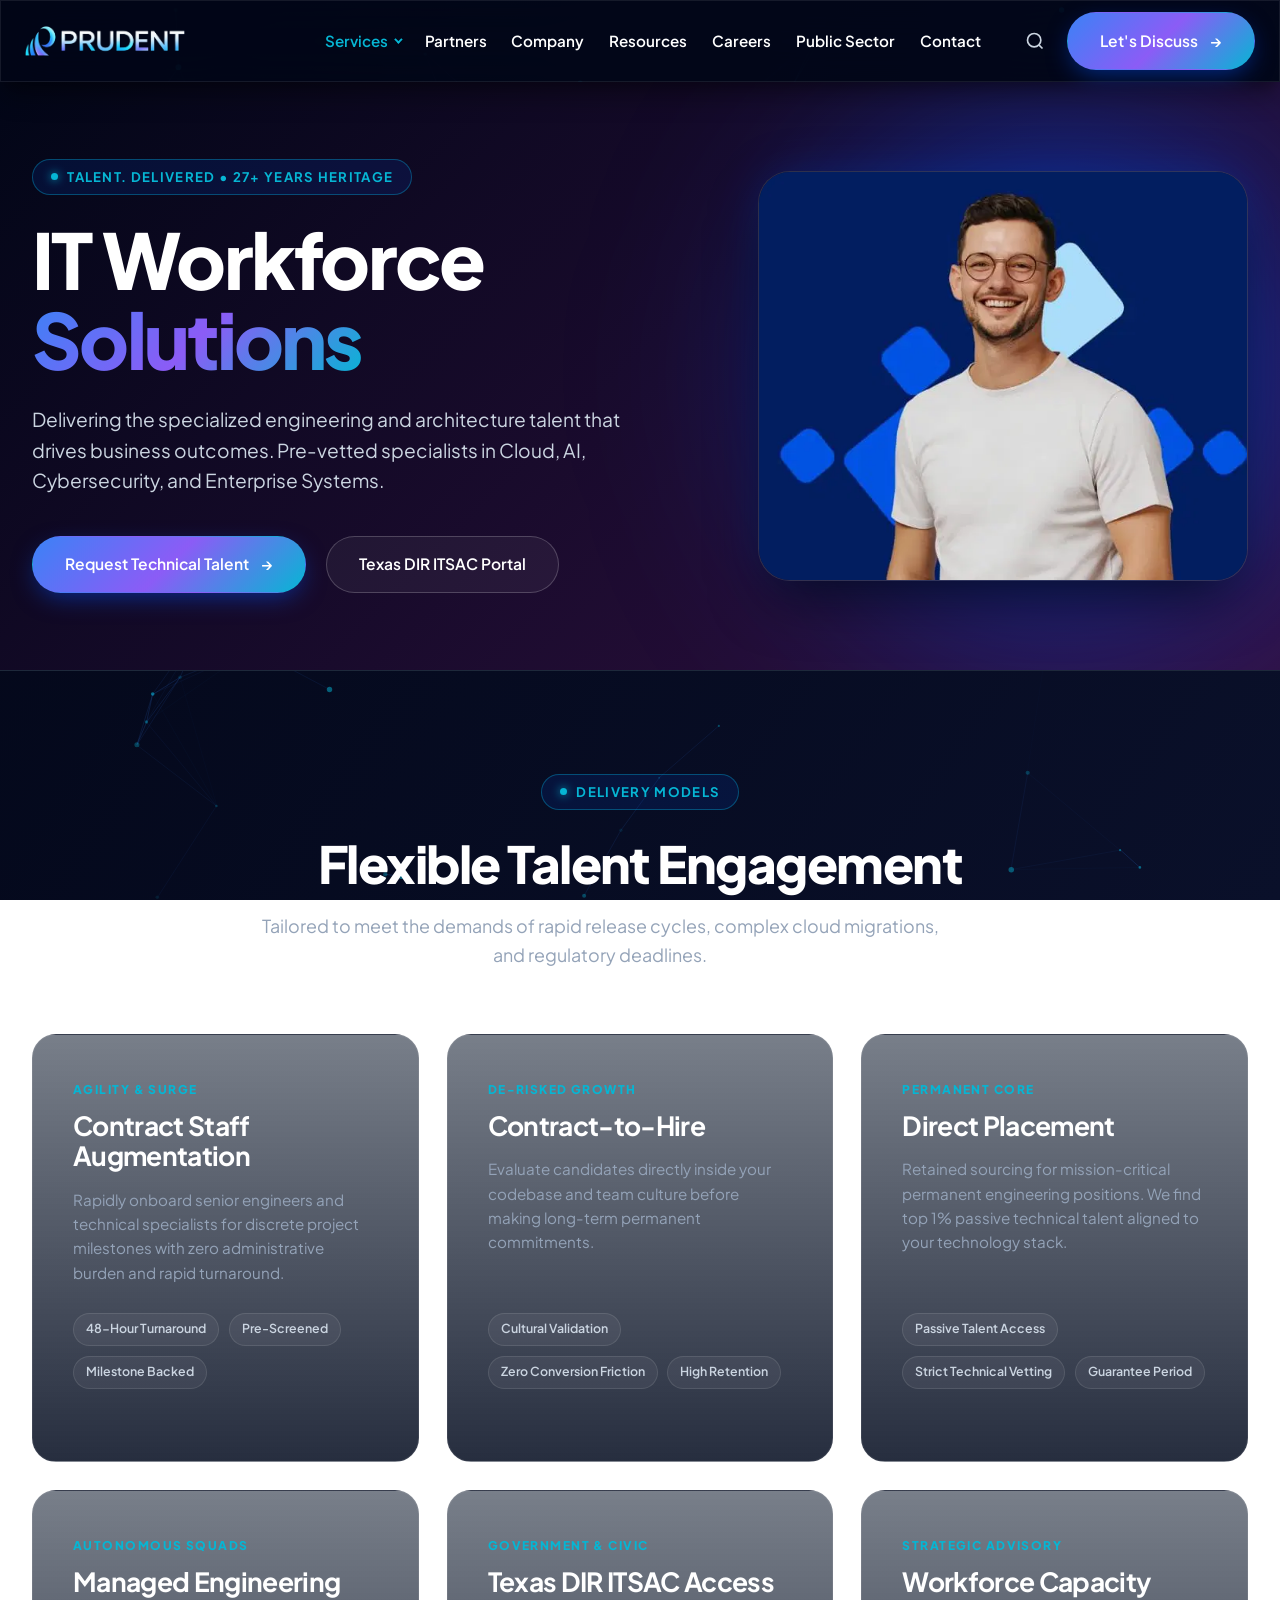
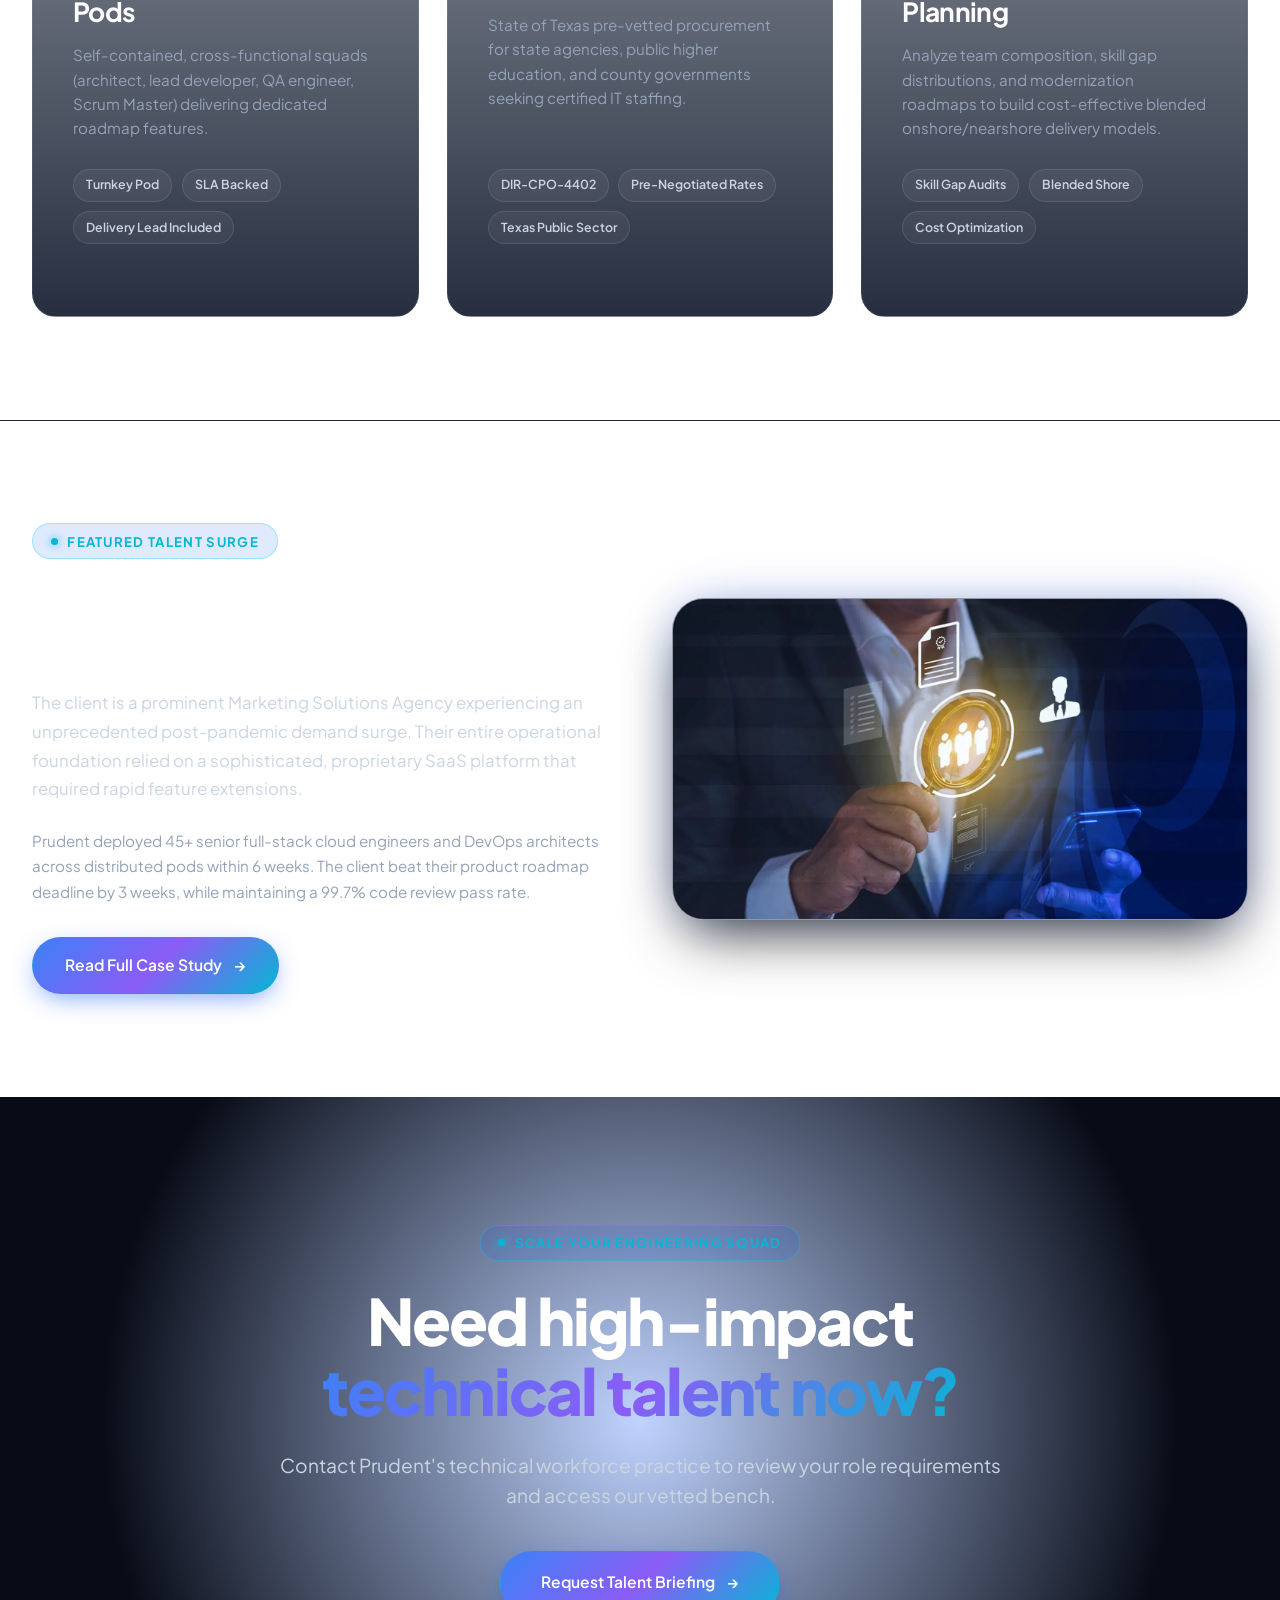
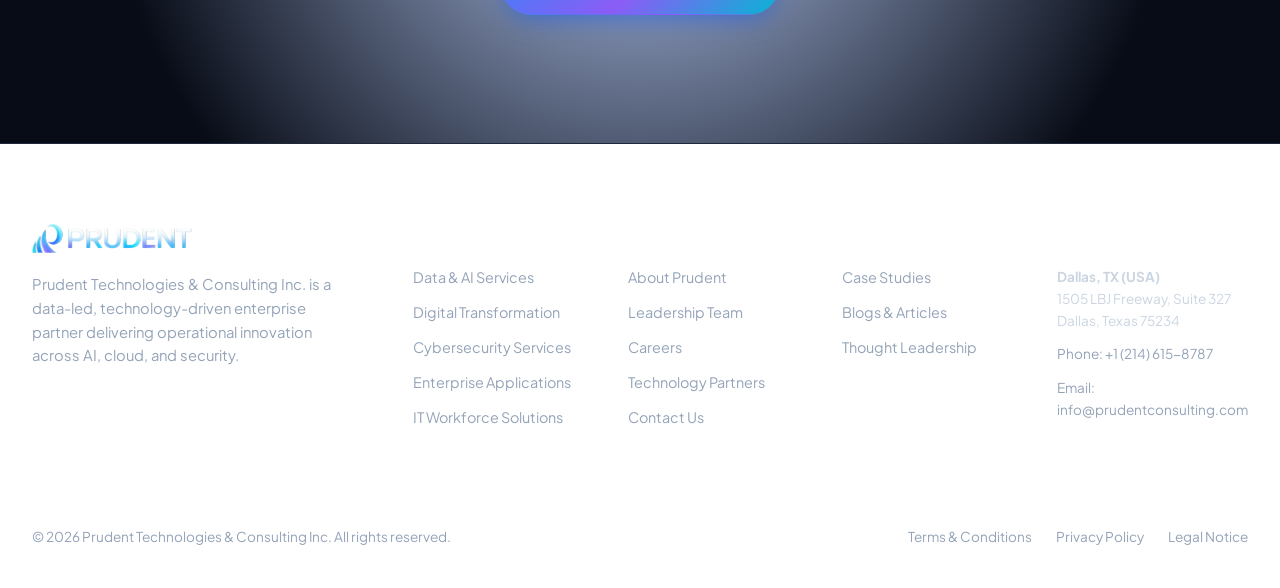
<file: workforce-solutions.html>
<!DOCTYPE html>
<html lang="en">
<head>
  <meta charset="UTF-8">
  <meta name="viewport" content="width=device-width, initial-scale=1.0">
  <title>IT Workforce Solutions | Technical Staffing | Prudent</title>
  <meta name="description" content="Deliver specialized cloud, AI, and cybersecurity talent that drives business outcomes. Contract, direct hire, and managed engineering pods by Prudent.">
  
  <link rel="stylesheet" href="css/style.css">
  <link rel="stylesheet" href="css/animations.css">
  <link rel="stylesheet" href="css/responsive.css">
    <link rel="icon" type="image/x-icon" href="assets/images/favicon.ico">

</head>
<body>

  <input type="checkbox" id="mobile-nav-toggle" class="mobile-nav-toggle" aria-label="Toggle navigation">

  <!-- HEADER -->
  <header class="header-wrapper">
    <div class="container header-container">
      <a href="index.html" class="brand-logo" aria-label="Prudent Home">
        <img src="assets/images/prudent-logo-white.svg" alt="Prudent" width="160" height="38">
      </a>

      <div class="nav-menu-wrapper">
        <nav class="nav-menu" aria-label="Primary Navigation">
          <div class="nav-item">
            <a href="services.html" class="nav-link" style="color: var(--prudent-cyan);">Services <span class="caret"></span></a>
            <div class="mega-menu mega-menu-services">
              <div>
                <div class="mega-col-title">Core Disciplines</div>
                <div class="mega-list">
                  <a href="data-ai.html" class="mega-item-link">
                    <div class="mega-item-name">Data &amp; AI Services &rarr;</div>
                    <div class="mega-item-desc">Decision intelligence, Databricks, and scalable GenAI.</div>
                  </a>
                  <a href="digital-transformation.html" class="mega-item-link">
                    <div class="mega-item-name">Digital Transformation &rarr;</div>
                    <div class="mega-item-desc">Cloud-native engineering and modern experience platforms.</div>
                  </a>
                  <a href="cybersecurity.html" class="mega-item-link">
                    <div class="mega-item-name">Cybersecurity &amp; Resilience &rarr;</div>
                    <div class="mega-item-desc">Zero Trust, MDR, and Elite Splunk Advisory.</div>
                  </a>
                </div>
              </div>
              <div>
                <div class="mega-col-title">Enterprise &amp; Talent</div>
                <div class="mega-list">
                  <a href="enterprise-applications.html" class="mega-item-link">
                    <div class="mega-item-name">Enterprise Applications &rarr;</div>
                    <div class="mega-item-desc">ServiceNow, Salesforce, and UiPath RPA automation.</div>
                  </a>
                  <a href="workforce-solutions.html" class="mega-item-link">
                    <div class="mega-item-name">IT Workforce Solutions &rarr;</div>
                    <div class="mega-item-desc">High-caliber specialized engineering teams.</div>
                  </a>
                  <a href="executive-search.html" class="mega-item-link">
                    <div class="mega-item-name">Executive Search &rarr;</div>
                    <div class="mega-item-desc">C-suite and senior digital technology leadership.</div>
                  </a>
                </div>
              </div>
              <div>
                <div class="mega-col-title">Industry Solutions</div>
                <div class="mega-list">
                  <a href="public-sector.html" class="mega-item-link">
                    <div class="mega-item-name">Public Sector &amp; DIR &rarr;</div>
                    <div class="mega-item-desc">Texas DIR ITSAC contract vehicle &amp; civic digital impact.</div>
                  </a>
                  <a href="case-studies.html" class="mega-item-link">
                    <div class="mega-item-name">Featured Case Studies &rarr;</div>
                    <div class="mega-item-desc">Real-world results delivered across global enterprises.</div>
                  </a>
                </div>
              </div>
            </div>
          </div>

          <div class="nav-item"><a href="partners.html" class="nav-link">Partners</a></div>
          <div class="nav-item"><a href="about.html" class="nav-link">Company</a></div>
          <div class="nav-item"><a href="resources.html" class="nav-link">Resources</a></div>
          <div class="nav-item"><a href="careers.html" class="nav-link">Careers</a></div>
          <div class="nav-item"><a href="public-sector.html" class="nav-link">Public Sector</a></div>
          <div class="nav-item"><a href="contact.html" class="nav-link">Contact</a></div>
        </nav>

        <div class="nav-actions">
          <a href="#search-modal" class="search-trigger-btn" aria-label="Open Search">
            <svg width="20" height="20" viewBox="0 0 24 24" fill="none" stroke="currentColor" stroke-width="2"><circle cx="11" cy="11" r="8"></circle><line x1="21" y1="21" x2="16.65" y2="16.65"></line></svg>
          </a>
          <a href="contact.html" class="btn btn-primary">
            <span>Let's Discuss</span>
            <span class="arrow">&rarr;</span>
          </a>
        </div>
      </div>

      <label for="mobile-nav-toggle" class="hamburger-label" aria-label="Open Mobile Menu">
        <span class="hamburger-bar"></span>
        <span class="hamburger-bar"></span>
        <span class="hamburger-bar"></span>
      </label>
    </div>
  </header>

  <!-- SEARCH MODAL -->
  <div id="search-modal" class="search-modal">
    <div class="search-modal-content">
      <a href="#" class="search-modal-close" aria-label="Close Search" title="Close Search">
        <svg viewBox="0 0 24 24" aria-hidden="true" focusable="false">
          <path d="M6 6L18 18M18 6L6 18"></path>
        </svg>
      </a>
      <div class="search-box-wrapper">
        <input type="text" class="search-input" placeholder="Search technical staffing, engineering pods, DIR ITSAC..." autofocus>
      </div>
    </div>
  </div>

  <main>
    <!-- HERO -->
    <section class="hero-section" style="min-height: 65vh;">
      <div class="hero-glow-1"></div>
      <div class="container hero-grid">
        <div class="hero-text-content">
          <div class="eyebrow-tag animate-fade-up delay-1">Talent. Delivered &bull; 27+ Years Heritage</div>
          <h1 class="display-title animate-fade-up delay-2 anim-fade-up">
            IT Workforce <br>
            <span class="text-gradient">Solutions</span>
          </h1>
          <p class="hero-lead-text animate-fade-up delay-3">
            Delivering the specialized engineering and architecture talent that drives business outcomes. Pre-vetted specialists in Cloud, AI, Cybersecurity, and Enterprise Systems.
          </p>
          <div class="btn-group animate-fade-up delay-4">
            <a href="contact.html" class="btn btn-primary">
              <span>Request Technical Talent</span>
              <span class="arrow">&rarr;</span>
            </a>
            <a href="public-sector.html" class="btn btn-secondary">
              <span>Texas DIR ITSAC Portal</span>
            </a>
          </div>
        </div>

        <div class="hero-visual-frame animate-scale delay-5">
          <img src="assets/images/heroes/hero-careers.png" alt="Prudent Specialized IT Workforce" class="hero-visual-img animate-hero-bg">
        </div>
      </div>
    </section>

    <!-- ENGAGEMENT MODELS -->
    <section class="section-padding" style="background: transparent; border-top: 1px solid var(--border-dark); border-bottom: 1px solid var(--border-dark);">
      <div class="container">
        <div class="section-header-centered">
          <div class="eyebrow-tag anim-fade-up">Delivery Models</div>
          <h2 class="section-title anim-fade-up">Flexible Talent Engagement</h2>
          <p class="section-subtitle anim-fade-up anim-delay-1">
            Tailored to meet the demands of rapid release cycles, complex cloud migrations, and regulatory deadlines.
          </p>
        </div>

        <div class="services-bento-grid">
          
          <div class="service-card anim-fade-up anim-delay-2">
            <div>
              <div class="service-tag">Agility &amp; Surge</div>
              <h3 class="service-title">Contract Staff Augmentation</h3>
              <p class="service-desc">
                Rapidly onboard senior engineers and technical specialists for discrete project milestones with zero administrative burden and rapid turnaround.
              </p>
            </div>
            <div class="service-feature-list">
              <span class="service-pill">48-Hour Turnaround</span>
              <span class="service-pill">Pre-Screened</span>
              <span class="service-pill">Milestone Backed</span>
            </div>
          </div>

          <div class="service-card anim-fade-up anim-delay-2">
            <div>
              <div class="service-tag">De-risked Growth</div>
              <h3 class="service-title">Contract-to-Hire</h3>
              <p class="service-desc">
                Evaluate candidates directly inside your codebase and team culture before making long-term permanent commitments.
              </p>
            </div>
            <div class="service-feature-list">
              <span class="service-pill">Cultural Validation</span>
              <span class="service-pill">Zero Conversion Friction</span>
              <span class="service-pill">High Retention</span>
            </div>
          </div>

          <div class="service-card anim-fade-up anim-delay-2">
            <div>
              <div class="service-tag">Permanent Core</div>
              <h3 class="service-title">Direct Placement</h3>
              <p class="service-desc">
                Retained sourcing for mission-critical permanent engineering positions. We find top 1% passive technical talent aligned to your technology stack.
              </p>
            </div>
            <div class="service-feature-list">
              <span class="service-pill">Passive Talent Access</span>
              <span class="service-pill">Strict Technical Vetting</span>
              <span class="service-pill">Guarantee Period</span>
            </div>
          </div>

          <div class="service-card anim-fade-up anim-delay-2">
            <div>
              <div class="service-tag">Autonomous Squads</div>
              <h3 class="service-title">Managed Engineering Pods</h3>
              <p class="service-desc">
                Self-contained, cross-functional squads (architect, lead developer, QA engineer, Scrum Master) delivering dedicated roadmap features.
              </p>
            </div>
            <div class="service-feature-list">
              <span class="service-pill">Turnkey Pod</span>
              <span class="service-pill">SLA Backed</span>
              <span class="service-pill">Delivery Lead Included</span>
            </div>
          </div>

          <div class="service-card anim-fade-up anim-delay-2">
            <div>
              <div class="service-tag">Government &amp; Civic</div>
              <h3 class="service-title">Texas DIR ITSAC Access</h3>
              <p class="service-desc">
                State of Texas pre-vetted procurement for state agencies, public higher education, and county governments seeking certified IT staffing.
              </p>
            </div>
            <div class="service-feature-list">
              <span class="service-pill">DIR-CPO-4402</span>
              <span class="service-pill">Pre-Negotiated Rates</span>
              <span class="service-pill">Texas Public Sector</span>
            </div>
          </div>

          <div class="service-card anim-fade-up anim-delay-2">
            <div>
              <div class="service-tag">Strategic Advisory</div>
              <h3 class="service-title">Workforce Capacity Planning</h3>
              <p class="service-desc">
                Analyze team composition, skill gap distributions, and modernization roadmaps to build cost-effective blended onshore/nearshore delivery models.
              </p>
            </div>
            <div class="service-feature-list">
              <span class="service-pill">Skill Gap Audits</span>
              <span class="service-pill">Blended Shore</span>
              <span class="service-pill">Cost Optimization</span>
            </div>
          </div>

        </div>
      </div>
    </section>

    <!-- CASE STUDY SPOTLIGHT: GLOBAL MARKETING SAAS -->
    <section class="section-padding" style="background: var(--bg-dark);">
      <div class="container">
        <div style="display: grid; grid-template-columns: 1fr 1fr; gap: 4rem; align-items: center;">
          <div>
            <div class="eyebrow-tag anim-fade-up">Featured Talent Surge</div>
            <h2 style="font-size: 2.25rem; color: #FFFFFF; line-height: 1.2; margin-bottom: 1.25rem;">
              Meeting Rapid Scale Demand with Precision Hiring
            </h2>
            <p style="color: #CBD5E1; font-size: 1.05rem; line-height: 1.7; margin-bottom: 1.5rem;">
              The client is a prominent Marketing Solutions Agency experiencing an unprecedented post-pandemic demand surge. Their entire operational foundation relied on a sophisticated, proprietary SaaS platform that required rapid feature extensions.
            </p>
            <p style="color: var(--text-muted); font-size: 0.95rem; line-height: 1.7; margin-bottom: 2rem;">
              Prudent deployed 45+ senior full-stack cloud engineers and DevOps architects across distributed pods within 6 weeks. The client beat their product roadmap deadline by 3 weeks, while maintaining a 99.7% code review pass rate.
            </p>
            <a href="case-studies.html#workforce" class="btn btn-primary">
              <span>Read Full Case Study</span>
              <span class="arrow">&rarr;</span>
            </a>
          </div>

          <div class="hero-visual-frame anim-fade-up anim-delay-4">
            <img src="assets/images/cases/case-workforce.png" alt="IT Workforce Solutions Case Study" class="hero-visual-img" style="max-height: 440px;">
          </div>
        </div>
      </div>
    </section>

    <!-- FINAL CTA -->
    <section class="cta-section">
      <div class="container cta-box">
        <div class="eyebrow-tag anim-fade-up">Scale Your Engineering Squad</div>
        <h2 class="cta-heading">Need high-impact <br><span class="text-gradient">technical talent now?</span></h2>
        <p class="cta-subtext">Contact Prudent's technical workforce practice to review your role requirements and access our vetted bench.</p>
        <div class="btn-group" style="justify-content: center;">
          <a href="contact.html" class="btn btn-primary" style="padding: 1.15rem 2.5rem;">
            <span>Request Talent Briefing</span>
            <span class="arrow">&rarr;</span>
          </a>
        </div>
      </div>
    </section>
  </main>

  <!-- FOOTER -->
  <footer class="footer-wrapper">
    <div class="container">
      <div class="footer-grid">
        <div class="footer-brand">
          <a href="index.html"><img src="assets/images/prudent-logo-white.svg" alt="Prudent" width="160" height="38"></a>
          <p>Prudent Technologies &amp; Consulting Inc. is a data-led, technology-driven enterprise partner delivering operational innovation across AI, cloud, and security.</p>
        </div>
        <div>
          <div class="footer-col-title">Services</div>
          <div class="footer-links-list">
            <a href="data-ai.html" class="footer-link">Data &amp; AI Services</a>
            <a href="digital-transformation.html" class="footer-link">Digital Transformation</a>
            <a href="cybersecurity.html" class="footer-link">Cybersecurity Services</a>
            <a href="enterprise-applications.html" class="footer-link">Enterprise Applications</a>
            <a href="workforce-solutions.html" class="footer-link">IT Workforce Solutions</a>
          </div>
        </div>
        <div>
          <div class="footer-col-title">Company</div>
          <div class="footer-links-list">
            <a href="about.html" class="footer-link">About Prudent</a>
            <a href="about.html#leadership" class="footer-link">Leadership Team</a>
            <a href="careers.html" class="footer-link">Careers</a>
            <a href="partners.html" class="footer-link">Technology Partners</a>
            <a href="contact.html" class="footer-link">Contact Us</a>
          </div>
        </div>
        <div>
          <div class="footer-col-title">Resources</div>
          <div class="footer-links-list">
            <a href="case-studies.html" class="footer-link">Case Studies</a>
            <a href="resources.html" class="footer-link">Blogs &amp; Articles</a>
            <a href="resources.html" class="footer-link">Thought Leadership</a>
          </div>
        </div>
        <div>
          <div class="footer-col-title">Headquarters</div>
          <div class="footer-links-list" style="font-size: 0.85rem; line-height: 1.6;">
            <p style="color: #CBD5E1;"><strong>Dallas, TX (USA)</strong><br>1505 LBJ Freeway, Suite 327<br>Dallas, Texas 75234</p>
            <p style="color: #94A3B8;">Phone: +1 (214) 615-8787</p>
            <p style="color: #94A3B8;">Email: info@prudentconsulting.com</p>
          </div>
        </div>
      </div>
      <div class="footer-bottom">
        <div>&copy; 2026 Prudent Technologies &amp; Consulting Inc. All rights reserved.</div>
        <div class="footer-legal-links">
          <a href="contact.html">Terms &amp; Conditions</a>
          <a href="contact.html">Privacy Policy</a>
          <a href="contact.html">Legal Notice</a>
        </div>
      </div>
    </div>
  </footer>

<script src="js/bg-animation.js" defer></script>
</body>
</html>
</file>
<file: css/style.css>
/* ==========================================================================
   PRUDENT ENTERPRISE DESIGN SYSTEM (2026 EDITION)
   Inspired by ServiceNow-level enterprise interaction & visual storytelling
   100% PURE HTML5 + CSS3 — ZERO JAVASCRIPT
   ========================================================================== */

@import url('https://fonts.googleapis.com/css2?family=Plus+Jakarta+Sans:ital,wght@0,300;0,400;0,500;0,600;0,700;0,800;1,400&family=Inter:wght@300;400;500;600;700&display=swap');

/* --------------------------------------------------------------------------
   01. VARIABLES & DESIGN TOKENS
   -------------------------------------------------------------------------- */
:root {
  /* Brand Core Colors */
  --prudent-blue: #3B82F6;
  --prudent-blue-hover: #2563EB;
  --prudent-blue-light: #DBEAFE;
  --prudent-cyan: #06B6D4;
  --prudent-cyan-glow: rgba(6, 182, 212, 0.5);
  --prudent-navy: #0F172A;
  --prudent-obsidian: #020617;
  --prudent-slate: #1E293B;
  --prudent-slate-light: #334155;
  
  /* Accents */
  --accent-purple: #8B5CF6;
  --accent-emerald: #10B981;
  --accent-amber: #F59E0B;
  
  /* Text Colors */
  --text-white: #FFFFFF;
  --text-light: #F8FAFC;
  --text-muted: #94A3B8;
  --text-dark: #0F172A;
  --text-body: #64748B;
  
  /* Backgrounds */
  --bg-dark: transparent;
  --bg-dark-surface: rgba(15, 23, 42, 0.4);
  --bg-card: rgba(15, 23, 42, 0.5);
  --bg-card-hover: rgba(30, 41, 59, 0.7);
  --bg-light: transparent;
  --bg-light-surface: rgba(255, 255, 255, 0.05);
  --bg-light-card: rgba(255, 255, 255, 0.1);
  
  /* Glassmorphism & Borders */
  --glass-bg: rgba(2, 6, 23, 0.75);
  --glass-border: rgba(255, 255, 255, 0.08);
  --glass-border-hover: rgba(6, 182, 212, 0.4);
  --border-light: #E2E8F0;
  --border-dark: #1E293B;
  
  /* Gradients */
  --gradient-brand: linear-gradient(135deg, #3B82F6 0%, #8B5CF6 50%, #06B6D4 100%);
  --gradient-glow: linear-gradient(135deg, rgba(59, 130, 246, 0.4) 0%, rgba(139, 92, 246, 0.2) 100%);
  --gradient-dark-hero: radial-gradient(circle at 80% 20%, rgba(139, 92, 246, 0.15) 0%, rgba(2, 6, 23, 0) 60%),
                        radial-gradient(circle at 10% 80%, rgba(6, 182, 212, 0.12) 0%, rgba(2, 6, 23, 0) 60%),
                        #020617;
  --gradient-card: linear-gradient(180deg, rgba(30, 41, 59, 0.6) 0%, rgba(15, 23, 42, 0.9) 100%);
  
  /* Shadows */
  --shadow-sm: 0 4px 6px -1px rgba(0, 0, 0, 0.1), 0 2px 4px -1px rgba(0, 0, 0, 0.06);
  --shadow-md: 0 10px 15px -3px rgba(0, 0, 0, 0.2), 0 4px 6px -2px rgba(0, 0, 0, 0.1);
  --shadow-lg: 0 20px 25px -5px rgba(0, 0, 0, 0.3), 0 10px 10px -5px rgba(0, 0, 0, 0.2);
  --shadow-glow: 0 0 40px -10px rgba(59, 130, 246, 0.5);
  --shadow-glow-cyan: 0 0 40px -10px rgba(6, 182, 212, 0.5);

  /* Typography Stack */
  --font-primary: 'Plus Jakarta Sans', 'Inter', -apple-system, BlinkMacSystemFont, 'Segoe UI', Roboto, sans-serif;
  --font-heading: 'Plus Jakarta Sans', sans-serif;
  
  /* Spacing */
  --container-max: 1360px;
  --nav-height: 80px;
  --radius-sm: 8px;
  --radius-md: 16px;
  --radius-lg: 24px;
  --radius-xl: 32px;
  --radius-pill: 9999px;
  
  /* Transitions */
  --ease-enterprise: cubic-bezier(0.16, 1, 0.3, 1);
  --transition-fast: 0.25s var(--ease-enterprise);
  --transition-normal: 0.4s var(--ease-enterprise);
  --transition-slow: 0.7s var(--ease-enterprise);
}

/* --------------------------------------------------------------------------
   02. RESET & BASE ELEMENTS
   -------------------------------------------------------------------------- */
*, *::before, *::after {
  box-sizing: border-box;
  margin: 0;
  padding: 0;
}

html {
  font-family: var(--font-primary);
  font-size: 16px;
  line-height: 1.6;
  scroll-behavior: smooth;
  background-color: var(--bg-dark);
  color: var(--text-light);
  -webkit-font-smoothing: antialiased;
  -moz-osx-font-smoothing: grayscale;
}

body {
  overflow-x: hidden;
  min-height: 100vh;
  display: flex;
  flex-direction: column;
  position: relative;
}

img, video {
  max-width: 100%;
  height: auto;
  display: block;
}

a {
  color: inherit;
  text-decoration: none;
  transition: color var(--transition-fast);
}

ul, ol {
  list-style: none;
}

button, input, select, textarea {
  font-family: inherit;
  font-size: inherit;
}

.container {
  width: 100%;
  max-width: var(--container-max);
  margin-left: auto;
  margin-right: auto;
  padding-left: 2rem;
  padding-right: 2rem;
}

.section-padding {
  padding-top: clamp(4.5rem, 8vw, 8rem);
  padding-bottom: clamp(4.5rem, 8vw, 8rem);
}

/* --------------------------------------------------------------------------
   03. TYPOGRAPHY HIERARCHY
   -------------------------------------------------------------------------- */
h1, h2, h3, h4, h5, h6 {
  font-family: var(--font-heading);
  font-weight: 700;
  line-height: 1.15;
  letter-spacing: -0.025em;
  color: var(--text-white);
}

.display-title {
  font-size: clamp(2.75rem, 6vw, 5.75rem);
  font-weight: 800;
  line-height: 1.05;
  letter-spacing: -0.035em;
}

.section-title {
  font-size: clamp(2rem, 4vw, 3.5rem);
  font-weight: 800;
  letter-spacing: -0.03em;
  margin-bottom: 1.25rem;
}

.section-subtitle {
  font-size: clamp(1.1rem, 1.4vw, 1.35rem);
  color: var(--text-muted);
  max-width: 680px;
  line-height: 1.6;
}

.text-gradient {
  background: var(--gradient-brand);
  -webkit-background-clip: text;
  -webkit-text-fill-color: transparent;
  display: inline-block;
}

.text-gradient-purple {
  background: linear-gradient(135deg, #00D4FF 0%, #A855F7 100%);
  -webkit-background-clip: text;
  -webkit-text-fill-color: transparent;
  display: inline-block;
}

.eyebrow-tag {
  display: inline-flex;
  align-items: center;
  gap: 0.6rem;
  padding: 0.4rem 1.1rem;
  border-radius: var(--radius-pill);
  background: rgba(0, 82, 255, 0.12);
  border: 1px solid rgba(0, 212, 255, 0.3);
  font-size: 0.825rem;
  font-weight: 700;
  text-transform: uppercase;
  letter-spacing: 0.1em;
  color: var(--prudent-cyan);
  margin-bottom: 1.5rem;
}

.eyebrow-tag::before {
  content: "";
  display: inline-block;
  width: 7px;
  height: 7px;
  border-radius: 50%;
  background: var(--prudent-cyan);
  box-shadow: 0 0 10px var(--prudent-cyan);
}

/* --------------------------------------------------------------------------
   04. BUTTONS & INTERACTIVE ELEMENTS
   -------------------------------------------------------------------------- */
.btn {
  display: inline-flex;
  align-items: center;
  justify-content: center;
  gap: 0.75rem;
  font-weight: 600;
  font-size: 0.975rem;
  padding: 0.95rem 2rem;
  border-radius: var(--radius-pill);
  cursor: pointer;
  border: 1px solid transparent;
  transition: all var(--transition-fast);
  position: relative;
  overflow: hidden;
  white-space: nowrap;
}

.btn-primary {
  background: var(--gradient-brand);
  color: #FFFFFF;
  box-shadow: 0 8px 25px -5px rgba(0, 82, 255, 0.5);
}

.btn-primary:hover {
  transform: translateY(-2px);
  box-shadow: 0 12px 35px -5px rgba(0, 212, 255, 0.65);
}

.btn-primary .arrow {
  transition: transform var(--transition-fast);
}

.btn-primary:hover .arrow {
  transform: translateX(4px);
}

.btn-secondary {
  background: rgba(255, 255, 255, 0.05);
  color: var(--text-white);
  border-color: rgba(255, 255, 255, 0.2);
  backdrop-filter: blur(8px);
}

.btn-secondary:hover {
  background: rgba(255, 255, 255, 0.15);
  border-color: var(--prudent-cyan);
  color: var(--prudent-cyan);
  transform: translateY(-2px);
}

.btn-white {
  background: #FFFFFF;
  color: var(--prudent-navy);
  font-weight: 700;
  box-shadow: 0 10px 25px rgba(0, 0, 0, 0.15);
}

.btn-white:hover {
  background: #F1F5F9;
  transform: translateY(-2px);
  box-shadow: 0 15px 30px rgba(0, 0, 0, 0.2);
}

.btn-group {
  display: flex;
  flex-wrap: wrap;
  align-items: center;
  gap: 1.25rem;
}

/* --------------------------------------------------------------------------
   05. NAVIGATION HEADER (STICKY + GLASSMORPHIC + MEGA-DROPDOWNS)
   -------------------------------------------------------------------------- */
.header-wrapper {
  position: sticky;
  top: 1.25rem;
  left: 0;
  width: calc(100% - 2.5rem);
  max-width: var(--container-max);
  margin: 0 auto;
  z-index: 1000;
  background: var(--glass-bg);
  backdrop-filter: blur(24px);
  -webkit-backdrop-filter: blur(24px);
  border: 1px solid var(--glass-border);
  border-radius: var(--radius-pill);
  box-shadow: var(--shadow-lg);
  transition: all var(--transition-normal);
}

.header-container {
  display: flex;
  align-items: center;
  justify-content: space-between;
  height: var(--nav-height);
  padding: 0 1.5rem;
}

.brand-logo {
  display: flex;
  align-items: center;
  gap: 0.5rem;
  z-index: 1010;
}

.brand-logo img {
  height: 38px;
  width: auto;
}

.nav-menu-wrapper {
  display: flex;
  align-items: center;
  gap: 1.5rem;
}

/* Desktop Navigation */
.nav-menu {
  display: flex;
  align-items: center;
  gap: 0.25rem;
}

.nav-item {
  position: relative;
}

.nav-link {
  display: flex;
  align-items: center;
  gap: 0.35rem;
  padding: 0.65rem 0.65rem;
  color: var(--text-white);
  font-size: 0.95rem;
  font-weight: 600;
  border-radius: var(--radius-sm);
  transition: color var(--transition-fast), background var(--transition-fast);
  position: relative;
}

.nav-link::after {
  content: '';
  position: absolute;
  bottom: 4px;
  left: 1rem;
  right: 1rem;
  height: 2px;
  background: var(--gradient-brand);
  transform: scaleX(0);
  transform-origin: right;
  transition: transform var(--transition-fast);
  border-radius: 2px;
}

.nav-link:hover::after, .nav-item:focus-within .nav-link::after {
  transform: scaleX(1);
  transform-origin: left;
}

.nav-link:hover, .nav-item:hover .nav-link {
  color: #FFFFFF;
}

.nav-link .caret {
  display: inline-block;
  width: 6px;
  height: 6px;
  border-right: 2px solid currentColor;
  border-bottom: 2px solid currentColor;
  transform: rotate(45deg) translateY(-2px);
  transition: transform var(--transition-fast);
}

.nav-item:hover .caret {
  transform: rotate(-135deg) translateY(-2px);
  color: var(--prudent-cyan);
}

/* Mega Menu Dropdowns (Pure CSS :hover & :focus-within) */
.mega-menu {
  position: absolute;
  top: 100%;
  left: 50%;
  transform: translateX(-50%) translateY(15px);
  background: #ffffff;
  color: #0F172A;
  border: 1px solid var(--glass-border);
  border-radius: var(--radius-lg);
  box-shadow: var(--shadow-lg), var(--shadow-glow-cyan);
  padding: 2.5rem;
  opacity: 0;
  visibility: hidden;
  pointer-events: none;
  transition: opacity 0.3s var(--ease-enterprise), transform 0.3s var(--ease-enterprise), visibility 0.3s;
  z-index: 1020;
}

/* Invisible bridge to prevent hover loss when moving mouse from nav link to dropdown */
.mega-menu::before {
  content: '';
  position: absolute;
  top: -20px;
  left: 0;
  width: 100%;
  height: 20px;
  background: transparent;
}

.nav-item:hover .mega-menu,
.nav-item:focus-within .mega-menu {
  opacity: 1;
  visibility: visible;
  pointer-events: auto;
  transform: translateX(-50%) translateY(8px);
}

.mega-menu-services {
  width: 980px;
  left: 0;
  transform: translateX(0) translateY(15px);
  display: grid;
  grid-template-columns: repeat(3, 1fr);
  gap: 1.75rem;
}

.nav-item:hover .mega-menu-services,
.nav-item:focus-within .mega-menu-services {
  transform: translateX(0) translateY(8px);
}

.mega-menu-company {
  width: 640px;
  display: grid;
  grid-template-columns: repeat(2, 1fr);
  gap: 1.5rem;
}

.mega-col-title {
  font-size: 0.8rem;
  text-transform: uppercase;
  letter-spacing: 0.1em;
  color: var(--prudent-blue);
  font-weight: 700;
  margin-bottom: 1rem;
  padding-bottom: 0.5rem;
  border-bottom: 1px solid rgba(0, 0, 0, 0.1);
}

.mega-list {
  display: flex;
  flex-direction: column;
  gap: 0.75rem;
}

.mega-item-link {
  display: block;
  padding: 0.6rem 0.8rem;
  border-radius: var(--radius-sm);
  transition: all var(--transition-fast);
}

.mega-item-link:hover {
  background: rgba(0, 0, 0, 0.05);
  transform: translateX(4px);
}

.mega-item-name {
  font-size: 0.925rem;
  font-weight: 700;
  color: var(--text-dark);
  display: flex;
  align-items: center;
  justify-content: space-between;
}

.mega-item-desc {
  font-size: 0.8rem;
  color: var(--text-body);
  margin-top: 0.35rem;
  line-height: 1.5;
}

/* Nav Actions (Search + CTA) */
.nav-actions {
  display: flex;
  align-items: center;
  gap: 0.75rem;
}

.search-trigger-btn {
  background: none;
  border: none;
  color: #CBD5E1;
  cursor: pointer;
  display: flex;
  align-items: center;
  justify-content: center;
  width: 40px;
  height: 40px;
  border-radius: 50%;
  transition: all var(--transition-fast);
}

.search-trigger-btn:hover {
  color: var(--prudent-cyan);
  background: rgba(255, 255, 255, 0.05);
}

/* Mobile Hamburger Toggle (Checkbox Hack) */
.mobile-nav-toggle {
  display: none;
}

.mobile-controls {
  display: none;
}

.hamburger-label {
  display: none;
  flex-direction: column;
  justify-content: space-between;
  width: 28px;
  height: 20px;
  cursor: pointer;
  z-index: 1010;
}

.hamburger-bar {
  height: 2px;
  width: 100%;
  background-color: #FFFFFF;
  border-radius: 2px;
  transition: all 0.3s ease;
}

/* --------------------------------------------------------------------------
   06. SEARCH OVERLAY MODAL (CSS-ONLY VIA :target)
   -------------------------------------------------------------------------- */
.search-modal {
  position: fixed;
  inset: 0;
  background: rgba(3, 7, 18, 0.95);
  backdrop-filter: blur(25px);
  -webkit-backdrop-filter: blur(25px);
  z-index: 2000;
  display: flex;
  justify-content: center;
  padding-top: 15vh;
  opacity: 0;
  visibility: hidden;
  pointer-events: none;
  transition: all 0.3s ease;
}

.search-modal:target {
  opacity: 1;
  visibility: visible;
  pointer-events: auto;
}

.search-modal-content {
  width: 100%;
  max-width: 720px;
  padding: 0 1.5rem;
  position: relative;
}

.search-modal-close {
  position: absolute;
  top: -45px;
  right: 1.5rem;
  color: #94A3B8;
  font-size: 2rem;
  line-height: 1;
  transition: color var(--transition-fast);
}

.search-modal-close:hover {
  color: #FFFFFF;
}

.search-box-wrapper {
  position: relative;
  margin-bottom: 2rem;
}

.search-input {
  width: 100%;
  background: rgba(15, 23, 42, 0.8);
  border: 1px solid rgba(0, 212, 255, 0.4);
  border-radius: var(--radius-md);
  padding: 1.25rem 1.5rem 1.25rem 3.5rem;
  font-size: 1.15rem;
  color: #FFFFFF;
  outline: none;
  box-shadow: 0 0 25px -5px rgba(0, 82, 255, 0.3);
}

.search-input:focus {
  border-color: var(--prudent-cyan);
  box-shadow: 0 0 30px rgba(0, 212, 255, 0.45);
}

.search-icon-inside {
  position: absolute;
  left: 1.25rem;
  top: 50%;
  transform: translateY(-50%);
  color: var(--prudent-cyan);
}

.search-tags-heading {
  font-size: 0.85rem;
  text-transform: uppercase;
  letter-spacing: 0.1em;
  color: var(--text-muted);
  margin-bottom: 1rem;
}

.search-pills {
  display: flex;
  flex-wrap: wrap;
  gap: 0.75rem;
  margin-bottom: 2.5rem;
}

.search-pill {
  padding: 0.5rem 1rem;
  border-radius: var(--radius-pill);
  background: rgba(255, 255, 255, 0.05);
  border: 1px solid rgba(255, 255, 255, 0.1);
  font-size: 0.875rem;
  color: #CBD5E1;
  transition: all var(--transition-fast);
}

.search-pill:hover {
  background: rgba(0, 82, 255, 0.2);
  border-color: var(--prudent-cyan);
  color: #FFFFFF;
}

/* --------------------------------------------------------------------------
   07. HERO SECTION (CINEMATIC ENTERPRISE STYLE)
   -------------------------------------------------------------------------- */
.hero-section {
  position: relative;
  min-height: calc(100vh - var(--nav-height));
  display: flex;
  align-items: center;
  /* Deep, vibrant Aurora mesh gradient (dark enough for white text) */
  background: linear-gradient(-45deg, #020617, #1E1B4B, #0F172A, #311042, #020617);
  background-size: 400% 400%;
  animation: heroGradient 15s ease infinite;
  overflow: hidden;
  padding: clamp(3rem, 6vw, 6rem) 0;
}

@keyframes heroGradient {
  0% { background-position: 0% 50%; }
  50% { background-position: 100% 50%; }
  100% { background-position: 0% 50%; }
}

/* Ambient Animated Glowing Orbs (Lava Lamp Mesh Effect) */
.hero-glow-1 {
  position: absolute;
  width: 700px;
  height: 700px;
  border-radius: 50%;
  background: radial-gradient(circle, rgba(0, 82, 255, 0.8) 0%, rgba(0, 82, 255, 0) 70%);
  top: -10%;
  right: -10%;
  filter: blur(90px);
  pointer-events: none;
  animation: floatOrb1 25s infinite alternate ease-in-out;
}

.hero-glow-2 {
  position: absolute;
  width: 600px;
  height: 600px;
  border-radius: 50%;
  background: radial-gradient(circle, rgba(0, 212, 255, 0.8) 0%, rgba(0, 212, 255, 0) 70%);
  bottom: -20%;
  left: -10%;
  filter: blur(80px);
  pointer-events: none;
  animation: floatOrb2 20s infinite alternate-reverse ease-in-out;
}

.hero-glow-3 {
  position: absolute;
  width: 800px;
  height: 800px;
  border-radius: 50%;
  background: radial-gradient(circle, rgba(99, 102, 241, 0.7) 0%, rgba(99, 102, 241, 0) 70%); /* Deep Indigo */
  top: 30%;
  left: 30%;
  filter: blur(100px);
  pointer-events: none;
  animation: floatOrb3 30s infinite alternate ease-in-out;
}

@keyframes floatOrb1 {
  0% { transform: translate(0, 0) scale(1); }
  50% { transform: translate(-10vw, 15vh) scale(1.2); }
  100% { transform: translate(5vw, 5vh) scale(0.9); }
}

@keyframes floatOrb2 {
  0% { transform: translate(0, 0) scale(1); }
  50% { transform: translate(15vw, -15vh) scale(1.1); }
  100% { transform: translate(-5vw, -5vh) scale(1.3); }
}

@keyframes floatOrb3 {
  0% { transform: translate(0, 0) scale(0.8); }
  50% { transform: translate(20vw, -10vh) scale(1.2); }
  100% { transform: translate(-15vw, 20vh) scale(1); }
}

/* Hero Content Grid */
.hero-grid {
  display: grid;
  grid-template-columns: 1.15fr 0.85fr;
  align-items: center;
  gap: clamp(2rem, 5vw, 5rem);
  position: relative;
  z-index: 10;
}

.hero-text-content {
  display: flex;
  flex-direction: column;
  align-items: flex-start;
}

.hero-lead-text {
  font-size: clamp(1.1rem, 1.5vw, 1.4rem);
  color: #CBD5E1;
  margin-top: 1.5rem;
  margin-bottom: 2.5rem;
  line-height: 1.6;
  max-width: 600px;
}

.hero-visual-frame {
  position: relative;
  border-radius: var(--radius-xl);
  overflow: hidden;
  border: 1px solid rgba(255, 255, 255, 0.12);
  background: var(--bg-card);
  box-shadow: 0 25px 60px -15px rgba(0, 0, 0, 0.8), 0 0 50px -10px rgba(0, 82, 255, 0.35);
  transition: transform var(--transition-slow);
}

.hero-visual-frame:hover {
  transform: translateY(-6px) scale(1.01);
}

.hero-visual-img {
  width: 100%;
  height: 100%;
  max-height: 540px;
  object-fit: cover;
  display: block;
}

.hero-badge-floating {
  position: absolute;
  bottom: 1.75rem;
  left: 1.75rem;
  background: var(--bg-card);
  backdrop-filter: blur(20px);
  border: 1px solid var(--glass-border);
  border-radius: var(--radius-md);
  padding: 1rem 1.4rem;
  display: flex;
  align-items: center;
  gap: 1rem;
  box-shadow: var(--shadow-md);
}

.hero-badge-icon {
  width: 44px;
  height: 44px;
  border-radius: 50%;
  background: var(--gradient-brand);
  display: flex;
  align-items: center;
  justify-content: center;
  color: #FFFFFF; /* Keep white for the colored badge icon */
}

.hero-badge-title {
  font-size: 0.95rem;
  font-weight: 700;
  color: var(--text-white);
}

.hero-badge-sub {
  font-size: 0.775rem;
  color: var(--text-muted);
}
/* =========================================================
   CAREERS - KEY BENEFITS ICONS
   ========================================================= */

.benefit-icon {
  width: 58px !important;
  height: 58px !important;

  display: flex !important;
  align-items: center !important;
  justify-content: center !important;

  margin-bottom: 1.5rem !important;

  border: 1px solid rgba(255, 255, 255, 0.14);
  border-radius: 16px;

  background: rgba(49, 85, 223, 0.12);

  color: #5b7cff;

  box-sizing: border-box;

  transition:
    transform 0.25s ease,
    background 0.25s ease,
    border-color 0.25s ease;
}

.benefit-icon svg {
  width: 29px;
  height: 29px;

  fill: none;
  stroke: currentColor;
  stroke-width: 1.7;

  stroke-linecap: round;
  stroke-linejoin: round;
}

.service-card:hover .benefit-icon {
  transform: translateY(-3px);

  background: rgba(49, 85, 223, 0.2);
  border-color: rgba(91, 124, 255, 0.45);
}

/* --------------------------------------------------------------------------
   08. METRICS & STATISTICS STRIP
   -------------------------------------------------------------------------- */
.stats-section {
  position: relative;
  z-index: 20;
  background: transparent;
  border-top: 1px solid var(--border-dark);
  border-bottom: 1px solid var(--border-dark);
  padding: 3.5rem 0;
}

.stats-grid {
  display: grid;
  grid-template-columns: repeat(4, 1fr);
  gap: 2rem;
}

.stat-card {
  padding: 1.5rem 1.75rem;
  border-left: 2px solid var(--prudent-blue);
  background: rgba(255, 255, 255, 0.02);
  border-radius: 0 var(--radius-md) var(--radius-md) 0;
  transition: all var(--transition-fast);
}

.stat-card:hover {
  background: rgba(0, 82, 255, 0.08);
  border-left-color: var(--prudent-cyan);
  transform: translateX(4px);
}

.stat-number {
  font-size: clamp(2.5rem, 4vw, 3.75rem);
  font-weight: 800;
  letter-spacing: -0.04em;
  line-height: 1;
  background: var(--gradient-brand);
  -webkit-background-clip: text;
  -webkit-text-fill-color: transparent;
  margin-bottom: 0.6rem;
  font-family: var(--font-heading);
}

.stat-label {
  font-size: 0.925rem;
  font-weight: 600;
  color: var(--text-white);
  line-height: 1.4;
}

.stat-sub {
  font-size: 0.775rem;
  color: var(--text-muted);
  margin-top: 0.25rem;
}

/* --------------------------------------------------------------------------
   09. SERVICES BENTO GRID (ASYMMETRIC ENTERPRISE CARDS)
   -------------------------------------------------------------------------- */
.services-section {
  background: var(--bg-dark);
  position: relative;
}

.section-header-centered {
  text-align: center;
  max-width: 760px;
  margin: 0 auto clamp(3rem, 5vw, 5rem);
}

.services-bento-grid {
  display: grid;
  grid-template-columns: repeat(3, 1fr);
  gap: 1.75rem;
}

.service-card {
  background: var(--gradient-card);
  border: 1px solid var(--glass-border);
  border-radius: var(--radius-lg);
  padding: 2.5rem;
  position: relative;
  overflow: hidden;
  display: flex;
  flex-direction: column;
  justify-content: space-between;
  min-height: 380px;
  transition: all var(--transition-normal);
}

.service-card:hover {
  transform: translateY(-8px);
  border-color: var(--glass-border-hover);
  box-shadow: 0 20px 40px -10px rgba(0, 0, 0, 0.8), var(--shadow-glow);
}

.service-card-featured {
  grid-column: span 2;
  background: linear-gradient(135deg, rgba(15, 23, 42, 0.9) 0%, rgba(30, 41, 59, 0.6) 100%);
}

.service-tag {
  display: inline-block;
  font-size: 0.75rem;
  font-weight: 800;
  letter-spacing: 0.12em;
  text-transform: uppercase;
  color: var(--prudent-cyan);
  margin-bottom: 0.75rem;
}

.service-title {
  font-size: 1.65rem;
  font-weight: 700;
  margin-bottom: 1rem;
  color: #FFFFFF;
}

.service-desc {
  font-size: 0.95rem;
  color: var(--text-muted);
  line-height: 1.6;
  margin-bottom: 1.75rem;
}

.service-feature-list {
  display: flex;
  flex-wrap: wrap;
  gap: 0.6rem;
  margin-bottom: 2rem;
}

.service-pill {
  font-size: 0.775rem;
  font-weight: 600;
  padding: 0.35rem 0.75rem;
  border-radius: var(--radius-pill);
  background: rgba(255, 255, 255, 0.05);
  border: 1px solid rgba(255, 255, 255, 0.1);
  color: #CBD5E1;
}

.service-link {
  display: inline-flex;
  align-items: center;
  gap: 0.5rem;
  font-size: 0.95rem;
  font-weight: 700;
  color: var(--prudent-cyan);
  transition: gap var(--transition-fast);
}

.service-card:hover .service-link {
  gap: 0.85rem;
  color: #FFFFFF;
}

/* --------------------------------------------------------------------------
   10. 4D METHODOLOGY ("HOW WE WORK")
   -------------------------------------------------------------------------- */
.methodology-section {
  background: transparent;
  border-top: 1px solid var(--border-dark);
  border-bottom: 1px solid var(--border-dark);
  position: relative;
}

.methodology-container {
  display: grid;
  grid-template-columns: repeat(4, 1fr);
  gap: 1.5rem;
  margin-top: 3.5rem;
  position: relative;
}

/* Connecting Line Across the 4 Steps */
.methodology-line {
  position: absolute;
  top: 45px;
  left: 10%;
  right: 10%;
  height: 2px;
  background: linear-gradient(90deg, #0052FF 0%, #00D4FF 50%, #10B981 100%);
  z-index: 1;
}

.method-card {
  position: relative;
  z-index: 2;
  background: rgba(15, 23, 42, 0.8);
  border: 1px solid var(--border-dark);
  border-radius: var(--radius-lg);
  padding: 2.25rem 1.75rem;
  transition: all var(--transition-normal);
  display: flex;
  flex-direction: column;
}

.method-card:hover {
  transform: translateY(-8px);
  border-color: var(--prudent-cyan);
  background: rgba(30, 41, 59, 0.9);
  box-shadow: var(--shadow-glow-cyan);
}

.method-step-num {
  width: 54px;
  height: 54px;
  border-radius: 50%;
  background: var(--bg-dark);
  border: 2px solid var(--prudent-blue);
  color: #FFFFFF;
  font-size: 1.25rem;
  font-weight: 800;
  display: flex;
  align-items: center;
  justify-content: center;
  margin-bottom: 1.75rem;
  transition: all var(--transition-fast);
}

.method-card:hover .method-step-num {
  background: var(--gradient-brand);
  border-color: var(--prudent-cyan);
  box-shadow: 0 0 20px var(--prudent-cyan);
}

.method-title {
  font-size: 1.35rem;
  font-weight: 700;
  margin-bottom: 0.75rem;
  color: #FFFFFF;
}

.method-desc {
  font-size: 0.9rem;
  color: var(--text-muted);
  line-height: 1.6;
}

/* --------------------------------------------------------------------------
   11. STRATEGIC PILLARS SECTION (LIGHT/DARK BALANCE)
   -------------------------------------------------------------------------- */
.pillars-section {
  background: var(--bg-dark);
}

.pillars-grid {
  display: grid;
  grid-template-columns: repeat(2, 1fr);
  gap: 2rem;
}

.pillar-card {
  background: rgba(15, 23, 42, 0.7);
  border: 1px solid var(--glass-border);
  border-radius: var(--radius-lg);
  padding: 2.5rem;
  display: flex;
  gap: 1.5rem;
  transition: all var(--transition-normal);
}

.pillar-card:hover {
  border-color: var(--prudent-cyan);
  background: rgba(30, 41, 59, 0.8);
  transform: translateY(-4px);
}

.pillar-icon-box {
  width: 60px;
  height: 60px;
  border-radius: var(--radius-md);
  background: rgba(0, 82, 255, 0.12);
  border: 1px solid rgba(0, 212, 255, 0.3);
  display: flex;
  align-items: center;
  justify-content: center;
  flex-shrink: 0;
  color: var(--prudent-cyan);
}

.pillar-content h3 {
  font-size: 1.35rem;
  margin-bottom: 0.75rem;
}

.pillar-content p {
  color: var(--text-muted);
  font-size: 0.95rem;
  line-height: 1.6;
  margin-bottom: 1.25rem;
}

.pillar-link {
  font-size: 0.9rem;
  font-weight: 700;
  color: var(--prudent-cyan);
  display: inline-flex;
  align-items: center;
  gap: 0.4rem;
}

/* --------------------------------------------------------------------------
   12. CASE STUDIES (PURE CSS HORIZONTAL SCROLL-SNAP CAROUSEL)
   -------------------------------------------------------------------------- */
.case-studies-section {
  background: transparent;
  position: relative;
}

.case-studies-carousel {
  overflow: hidden;
  padding: 1rem 0 2.5rem 0;
  width: 100%;
}

.case-card {
  flex: 0 0 420px;
  background: var(--bg-card);
  border: 1px solid var(--border-dark);
  border-radius: var(--radius-lg);
  overflow: hidden;
  display: flex;
  flex-direction: column;
  transition: all var(--transition-normal);
}

.case-card:hover {
  transform: translateY(-8px);
  border-color: var(--prudent-cyan);
  box-shadow: var(--shadow-lg);
}

.case-card-img-wrap {
  height: 220px;
  overflow: hidden;
  position: relative;
}

.case-card-img {
  width: 100%;
  height: 100%;
  object-fit: cover;
  transition: transform var(--transition-slow);
}

.case-card:hover .case-card-img {
  transform: scale(1.08);
}

.case-card-body {
  padding: 2rem;
  display: flex;
  flex-direction: column;
  flex-grow: 1;
}

.case-category {
  font-size: 0.775rem;
  font-weight: 800;
  text-transform: uppercase;
  letter-spacing: 0.1em;
  color: var(--prudent-cyan);
  margin-bottom: 0.5rem;
}

.case-title {
  font-size: 1.25rem;
  font-weight: 700;
  line-height: 1.35;
  margin-bottom: 0.85rem;
  color: #FFFFFF;
}

.case-desc {
  font-size: 0.885rem;
  color: var(--text-muted);
  line-height: 1.6;
  margin-bottom: 1.5rem;
  flex-grow: 1;
}

/* --------------------------------------------------------------------------
   13. PARTNERS & TRUST ECOSYSTEM WALL
   -------------------------------------------------------------------------- */
.partners-section {
  background: var(--bg-dark);
  border-top: 1px solid var(--border-dark);
  border-bottom: 1px solid var(--border-dark);
  padding: 5rem 0;
}

.partners-grid {
  display: grid;
  grid-template-columns: repeat(6, 1fr);
  gap: 1.5rem;
  align-items: center;
}

.partner-card {
  background: rgba(15, 23, 42, 0.5);
  border: 1px solid var(--glass-border);
  border-radius: var(--radius-md);
  padding: 1.5rem;
  display: flex;
  align-items: center;
  justify-content: center;
  height: 90px;
  transition: all var(--transition-fast);
}

.partner-card:hover {
  background: rgba(30, 41, 59, 0.8);
  border-color: var(--prudent-cyan);
  transform: translateY(-4px);
  box-shadow: 0 10px 25px -5px rgba(0, 82, 255, 0.3);
}

.partner-card img {
  max-height: 40px;
  max-width: 120px;
  object-fit: contain;
  filter: grayscale(100%) brightness(0.85) contrast(1.2);
  transition: filter var(--transition-fast);
}

.partner-card:hover img {
  filter: grayscale(0%) brightness(1) contrast(1);
}

/* --------------------------------------------------------------------------
   14. TEXAS DIR PUBLIC SECTOR BANNER
   -------------------------------------------------------------------------- */
.public-sector-banner {
  background: linear-gradient(135deg, #1E3A8A 0%, #0F172A 100%);
  border: 1px solid rgba(59, 130, 246, 0.3);
  border-radius: var(--radius-lg);
  padding: 2.5rem;
  display: flex;
  align-items: center;
  justify-content: space-between;
  gap: 2rem;
  margin-top: 4rem;
  box-shadow: 0 20px 40px rgba(0, 0, 0, 0.4);
}

.dir-content h3 {
  font-size: 1.5rem;
  margin-bottom: 0.5rem;
}

.dir-content p {
  color: #CBD5E1;
  font-size: 0.95rem;
  max-width: 650px;
}

/* --------------------------------------------------------------------------
   15. GIANT ENTERPRISE CALL TO ACTION
   -------------------------------------------------------------------------- */
.cta-section {
  position: relative;
  background: radial-gradient(circle at center, rgba(0, 82, 255, 0.25) 0%, rgba(3, 7, 18, 0.98) 75%);
  overflow: hidden;
  padding: clamp(5rem, 10vw, 9rem) 0;
  text-align: center;
}

.cta-box {
  max-width: 820px;
  margin: 0 auto;
  position: relative;
  z-index: 10;
}

.cta-heading {
  font-size: clamp(2.5rem, 5vw, 4.5rem);
  font-weight: 800;
  letter-spacing: -0.03em;
  line-height: 1.1;
  margin-bottom: 1.5rem;
}

.cta-subtext {
  font-size: clamp(1.1rem, 1.5vw, 1.35rem);
  color: #CBD5E1;
  margin-bottom: 2.5rem;
  line-height: 1.6;
}

/* --------------------------------------------------------------------------
   16. ENTERPRISE FOOTER
   -------------------------------------------------------------------------- */
.footer-wrapper {
  background: transparent;
  border-top: 1px solid var(--border-dark);
  padding: 5rem 0 2.5rem 0;
  color: var(--text-muted);
  position: relative;
}

.footer-grid {
  display: grid;
  grid-template-columns: 2fr 1fr 1fr 1fr 1fr;
  gap: 3rem;
  margin-bottom: 4rem;
}

.footer-brand p {
  margin-top: 1.25rem;
  font-size: 0.925rem;
  line-height: 1.6;
  max-width: 320px;
  color: #94A3B8;
}

.footer-social-links {
  display: flex;
  gap: 0.75rem;
  margin-top: 1.5rem;
}

.footer-social-btn {
  width: 38px;
  height: 38px;
  border-radius: 50%;
  background: rgba(255, 255, 255, 0.05);
  border: 1px solid var(--glass-border);
  display: flex;
  align-items: center;
  justify-content: center;
  color: #CBD5E1;
  transition: all var(--transition-fast);
}

.footer-social-btn:hover {
  background: var(--prudent-blue);
  color: #FFFFFF;
  border-color: var(--prudent-blue);
  transform: translateY(-2px);
}

.footer-col-title {
  font-size: 0.875rem;
  font-weight: 700;
  text-transform: uppercase;
  letter-spacing: 0.1em;
  color: #FFFFFF;
  margin-bottom: 1.25rem;
}

.footer-links-list {
  display: flex;
  flex-direction: column;
  gap: 0.75rem;
}

.footer-link {
  font-size: 0.9rem;
  color: #94A3B8;
  transition: color var(--transition-fast), transform var(--transition-fast);
}

.footer-link:hover {
  color: var(--prudent-cyan);
  transform: translateX(3px);
}

.footer-bottom {
  border-top: 1px solid rgba(255, 255, 255, 0.08);
  padding-top: 2rem;
  display: flex;
  justify-content: space-between;
  align-items: center;
  font-size: 0.85rem;
}

.footer-legal-links {
  display: flex;
  gap: 1.5rem;
}

.footer-legal-links a:hover {
  color: #FFFFFF;
}

/* --------------------------------------------------------------------------
   17. PURE CSS ACCORDIONS (<details> + <summary>)
   -------------------------------------------------------------------------- */
.accordion-group {
  display: flex;
  flex-direction: column;
  gap: 1rem;
}

.accordion-item {
  background: rgba(15, 23, 42, 0.7);
  border: 1px solid var(--border-dark);
  border-radius: var(--radius-md);
  overflow: hidden;
  transition: all var(--transition-normal);
}

.accordion-item[open] {
  border-color: var(--prudent-cyan);
  background: rgba(30, 41, 59, 0.75);
}

.accordion-summary {
  padding: 1.5rem 2rem;
  font-size: 1.15rem;
  font-weight: 700;
  color: #FFFFFF;
  cursor: pointer;
  list-style: none;
  display: flex;
  justify-content: space-between;
  align-items: center;
  user-select: none;
}

.accordion-summary::-webkit-details-marker {
  display: none;
}

.accordion-icon {
  width: 20px;
  height: 20px;
  position: relative;
  transition: transform var(--transition-fast);
}

.accordion-icon::before, .accordion-icon::after {
  content: "";
  position: absolute;
  background-color: var(--prudent-cyan);
  border-radius: 2px;
}

.accordion-icon::before {
  top: 9px;
  left: 0;
  width: 20px;
  height: 2px;
}

.accordion-icon::after {
  top: 0;
  left: 9px;
  width: 2px;
  height: 20px;
  transition: transform var(--transition-fast);
}

.accordion-item[open] .accordion-icon::after {
  transform: rotate(90deg);
  opacity: 0;
}

.accordion-content {
  padding: 0 2rem 1.75rem 2rem;
  color: var(--text-muted);
  font-size: 0.95rem;
  line-height: 1.7;
}

/* --------------------------------------------------------------------------
   18. FORMS & INPUTS (PURE CSS STYLING)
   -------------------------------------------------------------------------- */
.form-grid {
  display: grid;
  grid-template-columns: repeat(2, 1fr);
  gap: 1.5rem;
}

.form-full {
  grid-column: span 2;
}

.form-group {
  display: flex;
  flex-direction: column;
  gap: 0.5rem;
}

.form-label {
  font-size: 0.875rem;
  font-weight: 600;
  color: #E2E8F0;
}

.form-input, .form-select, .form-textarea {
  background: rgba(15, 23, 42, 0.85);
  border: 1px solid var(--border-dark);
  border-radius: var(--radius-sm);
  padding: 0.9rem 1.1rem;
  color: #FFFFFF;
  outline: none;
  transition: all var(--transition-fast);
}

.form-input:focus, .form-select:focus, .form-textarea:focus {
  border-color: var(--prudent-cyan);
  box-shadow: 0 0 15px -3px rgba(0, 212, 255, 0.3);
}

.form-textarea {
  min-height: 120px;
  resize: vertical;
}

.form-checkbox-label {
  display: flex;
  align-items: flex-start;
  gap: 0.75rem;
  font-size: 0.825rem;
  color: var(--text-muted);
  cursor: pointer;
  line-height: 1.5;
}
/* --------------------------------------------------------------------------
   GLOBAL CSS ANIMATIONS (ZERO JS)
   -------------------------------------------------------------------------- */
@keyframes fade-up {
  from { opacity: 0; transform: translateY(40px); }
  to { opacity: 1; transform: translateY(0); }
}
@keyframes fade-in {
  from { opacity: 0; }
  to { opacity: 1; }
}
@keyframes float {
  0% { transform: translateY(0px); }
  50% { transform: translateY(-20px); }
  100% { transform: translateY(0px); }
}
@keyframes pulse-glow {
  0% { box-shadow: 0 0 10px rgba(6, 182, 212, 0.2); }
  50% { box-shadow: 0 0 30px rgba(6, 182, 212, 0.6); }
  100% { box-shadow: 0 0 10px rgba(6, 182, 212, 0.2); }
}
@keyframes border-glow {
  0% { border-color: rgba(6, 182, 212, 0.2); }
  50% { border-color: rgba(59, 130, 246, 0.8); }
  100% { border-color: rgba(6, 182, 212, 0.2); }
}
.anim-fade-up {
  animation: fade-up 1s cubic-bezier(0.16, 1, 0.3, 1) backwards;
}
.anim-delay-1 { animation-delay: 0.1s; }
.anim-delay-2 { animation-delay: 0.2s; }
.anim-delay-3 { animation-delay: 0.3s; }
.anim-delay-4 { animation-delay: 0.4s; }
.anim-delay-5 { animation-delay: 0.5s; }
.anim-float {
  animation: float 6s ease-in-out infinite;
}
.anim-pulse {
  animation: pulse-glow 3s infinite;
}
.anim-border-glow {
  animation: border-glow 4s infinite;
}

/* Enhancing existing cards */
.pillar-card {
  transition: transform 0.4s cubic-bezier(0.16, 1, 0.3, 1), box-shadow 0.4s ease, border-color 0.4s ease;
}
.pillar-card:hover {
  transform: translateY(-10px) scale(1.02);
  box-shadow: 0 20px 40px rgba(0, 0, 0, 0.4), 0 0 20px rgba(6, 182, 212, 0.3);
  border-color: rgba(6, 182, 212, 0.6);
}
.service-card {
  transition: transform 0.4s ease, box-shadow 0.4s ease;
}
.service-card:hover {
  transform: translateY(-8px);
  box-shadow: 0 15px 30px rgba(0, 0, 0, 0.3);
}


/* ==========================================================================
   RESPONSIVE SAFETY OVERRIDES
   ========================================================================== */
html, body {
  width: 100%;
  max-width: 100%;
  overflow-x: hidden;
}

.header-container,
.nav-menu-wrapper,
.nav-menu,
.nav-actions {
  min-width: 0;
}

.brand-logo {
  min-width: 0;
}

.brand-logo img {
  max-width: 160px;
}

@media (max-width: 1100px) {
  .header-wrapper {
    top: 0.75rem;
    width: calc(100% - 1.5rem);
  }

  .header-container {
    padding-left: 1rem;
    padding-right: 1rem;
  }
}

@media (max-width: 768px) {
  .header-wrapper {
    top: 0;
    width: 100%;
    max-width: none;
    border-radius: 0;
  }

  .header-container {
    height: var(--nav-height);
    padding-left: 1rem;
    padding-right: 1rem;
  }
}

/* --------------------------------------------------------------------------
   SEARCH CLOSE CONTROL - REFINED RESPONSIVE DESIGN
   -------------------------------------------------------------------------- */
.search-modal-close {
  position: absolute;
  top: -58px;
  right: 1.5rem;
  width: 46px;
  height: 46px;
  display: inline-flex;
  align-items: center;
  justify-content: center;
  color: #E2E8F0;
  background: rgba(15, 23, 42, 0.92);
  border: 1px solid rgba(148, 163, 184, 0.28);
  border-radius: 50%;
  text-decoration: none;
  box-shadow: 0 10px 30px rgba(0, 0, 0, 0.25);
  transition: transform .2s ease, color .2s ease, background .2s ease, border-color .2s ease;
  z-index: 10;
}

.search-modal-close svg {
  width: 21px;
  height: 21px;
  display: block;
}

.search-modal-close svg path {
  fill: none;
  stroke: currentColor;
  stroke-width: 2;
  stroke-linecap: round;
}

.search-modal-close:hover,
.search-modal-close:focus-visible {
  color: #FFFFFF;
  background: rgba(37, 99, 235, 0.9);
  border-color: rgba(96, 165, 250, 0.8);
  transform: rotate(90deg) scale(1.04);
  outline: none;
}

.search-modal-close:focus-visible {
  box-shadow: 0 0 0 4px rgba(59, 130, 246, 0.22), 0 10px 30px rgba(0, 0, 0, 0.25);
}
/* =========================================================
   MODERN CONSULTATION FORM
   ========================================================= */

.contact-form-card {
  position: relative;
  overflow: hidden;
  transition:
    transform 0.4s ease,
    box-shadow 0.4s ease,
    border-color 0.4s ease;
}

/* Decorative background glow */
.contact-form-card::before {
  content: "";
  position: absolute;
  width: 260px;
  height: 260px;
  top: -150px;
  right: -100px;
  background: radial-gradient(
    circle,
    rgba(49, 85, 223, 0.13) 0%,
    rgba(49, 85, 223, 0) 70%
  );
  pointer-events: none;
}

.contact-form-card::after {
  content: "";
  position: absolute;
  width: 220px;
  height: 220px;
  bottom: -150px;
  left: -100px;
  background: radial-gradient(
    circle,
    rgba(37, 99, 235, 0.08) 0%,
    rgba(37, 99, 235, 0) 70%
  );
  pointer-events: none;
}


/* ---------------------------------------------------------
   FORM GRID
   --------------------------------------------------------- */

.contact-form-grid {
  position: relative;
  z-index: 2;
  gap: 1.35rem !important;
}


/* ---------------------------------------------------------
   FORM FIELD
   --------------------------------------------------------- */

.contact-form-field {
  position: relative;
  animation: consultationFieldIn 0.6s ease both;
}

.contact-form-field:nth-child(1) {
  animation-delay: 0.05s;
}

.contact-form-field:nth-child(2) {
  animation-delay: 0.10s;
}

.contact-form-field:nth-child(3) {
  animation-delay: 0.15s;
}

.contact-form-field:nth-child(4) {
  animation-delay: 0.20s;
}

.contact-form-field:nth-child(5) {
  animation-delay: 0.25s;
}

.contact-form-field:nth-child(6) {
  animation-delay: 0.30s;
}

.contact-form-field:nth-child(7) {
  animation-delay: 0.35s;
}

@keyframes consultationFieldIn {
  from {
    opacity: 0;
    transform: translateY(14px);
  }

  to {
    opacity: 1;
    transform: translateY(0);
  }
}


/* ---------------------------------------------------------
   LABEL
   --------------------------------------------------------- */

.contact-form-label {
  display: block;
  margin-bottom: 0.5rem;
  color: #1e293b;
  font-size: 0.84rem;
  font-weight: 700;
  letter-spacing: 0.01em;
  transition:
    color 0.25s ease,
    transform 0.25s ease;
}


/* Required star */
.contact-form-label span {
  color: #3155df;
}


/* ---------------------------------------------------------
   INPUT / SELECT / TEXTAREA
   --------------------------------------------------------- */

.contact-form-input {
  width: 100%;
  min-height: 50px;
  padding: 0.85rem 1rem;

  border: 1px solid #d8dee9;
  border-radius: 10px;

  background: #f8fafc;
  color: #172033;

  font-family: inherit;
  font-size: 0.94rem;

  outline: none;

  box-sizing: border-box;

  transition:
    border-color 0.25s ease,
    background-color 0.25s ease,
    box-shadow 0.25s ease,
    transform 0.25s ease;
}


/* Placeholder */
.contact-form-input::placeholder {
  color: #94a3b8;
  opacity: 1;
  transition:
    opacity 0.25s ease,
    transform 0.25s ease;
}


/* Hover */
.contact-form-input:hover {
  border-color: #b8c3d6;
  background: #ffffff;
}


/* Focus */
.contact-form-input:focus {
  border-color: #3155df;
  background: #ffffff;

  box-shadow:
    0 0 0 3px rgba(49, 85, 223, 0.10),
    0 8px 20px rgba(30, 58, 138, 0.07);

  transform: translateY(-1px);
}


/* Move placeholder slightly */
.contact-form-input:focus::placeholder {
  opacity: 0.45;
  transform: translateX(4px);
}


/* Label reacts to focused field */
.contact-form-field:focus-within .contact-form-label {
  color: #3155df;
  transform: translateX(2px);
}


/* ---------------------------------------------------------
   SELECT
   --------------------------------------------------------- */

select.contact-form-input {
  cursor: pointer;
  appearance: none;

  padding-right: 2.8rem;

  background-image:
    linear-gradient(45deg, transparent 50%, #3155df 50%),
    linear-gradient(135deg, #3155df 50%, transparent 50%);

  background-position:
    calc(100% - 19px) 22px,
    calc(100% - 13px) 22px;

  background-size:
    6px 6px,
    6px 6px;

  background-repeat: no-repeat;
}

select.contact-form-input:focus {
  background-color: #ffffff;
}


/* ---------------------------------------------------------
   TEXTAREA
   --------------------------------------------------------- */

.contact-form-textarea {
  min-height: 125px;
  resize: vertical;
  line-height: 1.6;
}


/* ---------------------------------------------------------
   VALIDATION STATES
   --------------------------------------------------------- */

/* Invalid after user interaction */
.contact-form-input:user-invalid {
  border-color: #ef4444;
}

.contact-form-input:user-invalid:focus {
  box-shadow:
    0 0 0 3px rgba(239, 68, 68, 0.10);
}


/* Valid */
.contact-form-input:user-valid {
  border-color: #b7c5e8;
}


/* ---------------------------------------------------------
   AGREEMENT CHECKBOX
   --------------------------------------------------------- */

.contact-form-check {
  position: relative;
  z-index: 2;

  display: flex;
  align-items: flex-start;
  gap: 0.75rem;

  padding: 0.9rem 1rem;

  border: 1px solid #e2e8f0;
  border-radius: 10px;

  background: #f8fafc;

  color: #64748b;
  font-size: 0.78rem;
  line-height: 1.6;

  transition:
    background-color 0.25s ease,
    border-color 0.25s ease,
    box-shadow 0.25s ease;
}

.contact-form-check:hover {
  background: #ffffff;
  border-color: #cbd5e1;
}

.contact-form-check:focus-within {
  border-color: #3155df;
  box-shadow: 0 0 0 3px rgba(49, 85, 223, 0.08);
}

.contact-form-check strong {
  color: #1e3a8a;
  font-size: 0.76rem;
}


/* Checkbox */
.contact-form-check input[type="checkbox"] {
  appearance: none;

  width: 19px;
  height: 19px;

  min-width: 19px;

  margin: 2px 0 0;

  border: 2px solid #cbd5e1;
  border-radius: 5px;

  background: #ffffff;

  cursor: pointer;

  position: relative;

  transition:
    background-color 0.2s ease,
    border-color 0.2s ease,
    transform 0.2s ease;
}


/* Checked */
.contact-form-check input[type="checkbox"]:checked {
  background: #3155df;
  border-color: #3155df;
  transform: scale(1.05);
}


/* Check mark */
.contact-form-check input[type="checkbox"]:checked::after {
  content: "";

  position: absolute;

  width: 5px;
  height: 9px;

  left: 5px;
  top: 2px;

  border-right: 2px solid #ffffff;
  border-bottom: 2px solid #ffffff;

  transform: rotate(45deg);

  animation: checkboxCheck 0.2s ease;
}

@keyframes checkboxCheck {
  from {
    opacity: 0;
    transform: rotate(45deg) scale(0.5);
  }

  to {
    opacity: 1;
    transform: rotate(45deg) scale(1);
  }
}


/* ---------------------------------------------------------
   SMS DISCLOSURE
   --------------------------------------------------------- */

.contact-form-disclosure {
  position: relative;
  z-index: 2;

  padding: 0.85rem 1rem;

  border-left: 3px solid #3155df;

  border-radius: 0 8px 8px 0;

  background: #f8fafc;

  color: #64748b;

  font-size: 0.75rem;
  line-height: 1.55;

  transition:
    background-color 0.25s ease,
    border-color 0.25s ease;
}

.contact-form-disclosure:hover {
  background: #f1f5f9;
}

.contact-form-disclosure strong {
  color: #1e3a8a;
}


/* ---------------------------------------------------------
   SUBMIT BUTTON
   --------------------------------------------------------- */

.contact-form-submit {
  position: relative;
  z-index: 2;

  width: 100%;
  min-height: 52px;

  overflow: hidden;

  border: 0;
  border-radius: 10px;

  background: linear-gradient(
    135deg,
    #1e3a8a,
    #3155df
  );

  color: #ffffff;

  font-family: inherit;
  font-size: 0.95rem;
  font-weight: 700;

  letter-spacing: 0.01em;

  cursor: pointer;

  box-shadow:
    0 8px 20px rgba(30, 58, 138, 0.20);

  transition:
    transform 0.25s ease,
    box-shadow 0.25s ease,
    filter 0.25s ease;
}


/* Shimmer */
.contact-form-submit::before {
  content: "";

  position: absolute;

  top: 0;
  left: -120%;

  width: 70%;
  height: 100%;

  background: linear-gradient(
    90deg,
    transparent,
    rgba(255, 255, 255, 0.22),
    transparent
  );

  transform: skewX(-20deg);

  transition: left 0.7s ease;
}


/* Hover */
.contact-form-submit:hover {
  transform: translateY(-2px);

  box-shadow:
    0 12px 28px rgba(30, 58, 138, 0.28);

  filter: brightness(1.04);
}

.contact-form-submit:hover::before {
  left: 140%;
}


/* Active */
.contact-form-submit:active {
  transform: translateY(0) scale(0.99);
}


/* ---------------------------------------------------------
   CARD HOVER
   --------------------------------------------------------- */

.contact-form-card:hover {
  border-color: #d5ddf2 !important;

  box-shadow:
    0 22px 55px rgba(15, 23, 42, 0.14) !important;
}


/* ---------------------------------------------------------
   MOBILE
   --------------------------------------------------------- */

@media (max-width: 768px) {

  .contact-form-card {
    padding: 1.35rem !important;
    border-radius: 12px !important;
  }

  .contact-form-grid {
    grid-template-columns: 1fr !important;
    gap: 1.05rem !important;
  }

  .contact-form-field[style*="grid-column"] {
    grid-column: 1 !important;
  }

  .contact-form-input {
    min-height: 48px;
    font-size: 0.9rem;
    padding: 0.8rem 0.9rem;
  }

  .contact-form-textarea {
    min-height: 115px;
  }

  .contact-form-label {
    font-size: 0.8rem;
  }

  .contact-form-check {
    font-size: 0.72rem;
    padding: 0.8rem;
  }

  .contact-form-disclosure {
    font-size: 0.7rem;
  }

  .contact-form-submit {
    min-height: 50px;
    font-size: 0.9rem;
  }
}


/* Small phones */
@media (max-width: 480px) {

  .contact-form-card {
    padding: 1rem !important;
  }

  .contact-form-grid {
    gap: 0.9rem !important;
  }

  .contact-form-input {
    border-radius: 8px;
  }

  .contact-form-check {
    gap: 0.6rem;
  }
}


/* Reduced motion accessibility */
@media (prefers-reduced-motion: reduce) {

  .contact-form-field,
  .contact-form-input,
  .contact-form-submit,
  .contact-form-card,
  .contact-form-check,
  .contact-form-disclosure {
    animation: none !important;
    transition: none !important;
  }
}
.consultation-divider {
  position: relative;
  height: 18px;
  margin: 0 0 1.2rem;
  display: flex;
  align-items: center;
  justify-content: center;
}

.consultation-divider::before {
  content: "";
  width: 100%;
  height: 1px;
  background: linear-gradient(
    90deg,
    transparent,
    #dbe2ef 20%,
    #3155df 50%,
    #dbe2ef 80%,
    transparent
  );
}

.consultation-divider span {
  position: absolute;
  width: 9px;
  height: 9px;
  border-radius: 50%;
  background: #3155df;
  box-shadow:
    0 0 0 5px #ffffff,
    0 0 0 6px rgba(49, 85, 223, 0.18);
}
</file>
<file: css/animations.css>
/* ==========================================================================
   PRUDENT ENTERPRISE ANIMATIONS SYSTEM (2026 EDITION)
   Pure CSS3 Cinematic Motion & Micro-interactions
   ========================================================================== */

/* --------------------------------------------------------------------------
   01. KEYFRAME DEFINITIONS
   -------------------------------------------------------------------------- */
@keyframes fadeUp {
  0% {
    opacity: 0;
    transform: translateY(35px);
  }
  100% {
    opacity: 1;
    transform: translateY(0);
  }
}

@keyframes fadeIn {
  0% {
    opacity: 0;
  }
  100% {
    opacity: 1;
  }
}

@keyframes fadeSlideLeft {
  0% {
    opacity: 0;
    transform: translateX(40px);
  }
  100% {
    opacity: 1;
    transform: translateX(0);
  }
}

@keyframes fadeSlideRight {
  0% {
    opacity: 0;
    transform: translateX(-40px);
  }
  100% {
    opacity: 1;
    transform: translateX(0);
  }
}

@keyframes scaleIn {
  0% {
    opacity: 0;
    transform: scale(0.94);
  }
  100% {
    opacity: 1;
    transform: scale(1);
  }
}

@keyframes pulseGlow {
  0% {
    transform: scale(1) translate(0, 0);
    opacity: 0.6;
  }
  50% {
    transform: scale(1.15) translate(20px, -15px);
    opacity: 0.85;
  }
  100% {
    transform: scale(0.95) translate(-15px, 20px);
    opacity: 0.55;
  }
}

@keyframes floatSlow {
  0% {
    transform: translateY(0px);
  }
  50% {
    transform: translateY(-12px);
  }
  100% {
    transform: translateY(0px);
  }
}

@keyframes shimmerEffect {
  0% {
    background-position: -200% 0;
  }
  100% {
    background-position: 200% 0;
  }
}

@keyframes marqueeContinuous {
  0% {
    transform: translateX(0);
  }
  100% {
    transform: translateX(-50%);
  }
}

@keyframes heroImgScale {
  0% {
    transform: scale(1.02);
  }
  100% {
    transform: scale(1.06);
  }
}

/* --------------------------------------------------------------------------
   02. UTILITY ANIMATION CLASSES
   -------------------------------------------------------------------------- */
.animate-fade-up {
  animation: fadeUp 0.8s cubic-bezier(0.16, 1, 0.3, 1) both;
}

.animate-fade-in {
  animation: fadeIn 0.8s cubic-bezier(0.16, 1, 0.3, 1) both;
}

.animate-scale {
  animation: scaleIn 0.8s cubic-bezier(0.16, 1, 0.3, 1) both;
}

.animate-float {
  animation: floatSlow 6s ease-in-out infinite;
}

.animate-pulse {
  animation: pulseGlow 10s ease-in-out infinite alternate;
}

.animate-hero-bg {
  animation: heroImgScale 14s ease-in-out infinite alternate;
}

/* --------------------------------------------------------------------------
   03. STAGGERED DELAY SYSTEM
   -------------------------------------------------------------------------- */
.delay-1 { animation-delay: 0.1s; }
.delay-2 { animation-delay: 0.25s; }
.delay-3 { animation-delay: 0.4s; }
.delay-4 { animation-delay: 0.55s; }
.delay-5 { animation-delay: 0.7s; }
.delay-6 { animation-delay: 0.85s; }
.delay-7 { animation-delay: 1.0s; }
.delay-8 { animation-delay: 1.15s; }

/* --------------------------------------------------------------------------
   04. MARQUEE CONTINUOUS STRIP
   -------------------------------------------------------------------------- */
.marquee-track {
  display: flex;
  width: max-content;
  animation: marqueeContinuous 35s linear infinite;
}

.marquee-track:hover {
  animation-play-state: paused;
}

/* --------------------------------------------------------------------------
   05. CARD & BUTTON MICRO-INTERACTIONS
   -------------------------------------------------------------------------- */
.hover-lift {
  transition: transform var(--transition-normal), box-shadow var(--transition-normal), border-color var(--transition-normal);
}

.hover-lift:hover {
  transform: translateY(-6px);
}

.hover-glow:hover {
  box-shadow: 0 0 35px -5px rgba(0, 82, 255, 0.5);
}

/* --------------------------------------------------------------------------
   06. SCROLL-DRIVEN ANIMATIONS (PROGRESSIVE ENHANCEMENT)
   -------------------------------------------------------------------------- */
@supports (animation-timeline: view()) {
  .scroll-reveal {
    animation: fadeUp linear both;
    animation-timeline: view();
    animation-range: entry 10% cover 30%;
  }
}

/* --------------------------------------------------------------------------
   07. ACCESSIBILITY & REDUCED MOTION
   -------------------------------------------------------------------------- */
@media (prefers-reduced-motion: reduce) {
  *,
  *::before,
  *::after {
    animation-duration: 0.001s !important;
    animation-iteration-count: 1 !important;
    transition-duration: 0.001s !important;
    scroll-behavior: auto !important;
  }
  
  .marquee-track {
    animation: none !important;
    transform: none !important;
    overflow-x: auto;
  }
}
</file>
<file: css/responsive.css>
/* ==========================================================================
   PRUDENT ENTERPRISE RESPONSIVE SYSTEM
   Mobile-first responsive navigation and layout fixes
   ========================================================================== */

/* --------------------------------------------------------------------------
   LARGE TABLET / SMALL LAPTOP
   -------------------------------------------------------------------------- */
@media (max-width: 1200px) {
  .services-bento-grid {
    grid-template-columns: repeat(2, 1fr);
  }

  .service-card-featured {
    grid-column: span 2;
  }

  .mega-menu-services {
    width: min(780px, calc(100vw - 2rem));
  }

  .partners-grid {
    grid-template-columns: repeat(3, 1fr);
  }

  .footer-grid {
    grid-template-columns: 1.5fr 1fr 1fr 1fr;
  }
}

/* --------------------------------------------------------------------------
   NAVIGATION SWITCH
   The desktop nav is too wide below this point, so switch to the drawer
   before the links can overflow.
   -------------------------------------------------------------------------- */
@media (max-width: 1100px) {
  :root {
    --nav-height: 70px;
  }

  .header-container {
    gap: 1rem;
  }

  .brand-logo {
    flex: 1 1 auto;
    min-width: 0;
  }

  .brand-logo img {
    width: auto;
    height: 36px;
    max-width: min(160px, 55vw);
  }

  /* Desktop navigation becomes the off-canvas mobile/tablet drawer. */
  .nav-menu-wrapper {
    position: fixed;
    top: var(--nav-height);
    left: 0;
    right: 0;
    width: 100%;
    max-width: 100vw;
    height: calc(100dvh - var(--nav-height));
    max-height: calc(100dvh - var(--nav-height));
    margin: 0;
    padding: 1.25rem 1rem 2rem;
    display: flex;
    flex-direction: column;
    align-items: stretch;
    gap: 1rem;
    overflow-x: hidden;
    overflow-y: auto;
    overscroll-behavior: contain;
    -webkit-overflow-scrolling: touch;
    background: rgba(3, 7, 18, 0.985);
    backdrop-filter: blur(25px);
    -webkit-backdrop-filter: blur(25px);
    border: 0;
    border-top: 1px solid rgba(255, 255, 255, 0.08);
    border-radius: 0;
    box-shadow: 0 20px 50px rgba(0, 0, 0, 0.35);
    transform: translateY(-110%);
    opacity: 0;
    visibility: hidden;
    pointer-events: none;
    transition:
      transform 0.35s var(--ease-enterprise),
      opacity 0.3s ease,
      visibility 0.3s ease;
    z-index: 1005;
  }

  #mobile-nav-toggle:checked ~ .header-wrapper .nav-menu-wrapper {
    transform: translateY(0);
    opacity: 1;
    visibility: visible;
    pointer-events: auto;
  }

  .nav-menu {
    width: 100%;
    display: flex;
    flex-direction: column;
    align-items: stretch;
    gap: 0;
  }

  .nav-item {
    width: 100%;
  }

  .nav-link {
    width: 100%;
    min-height: 52px;
    padding: 0.9rem 0.25rem;
    justify-content: space-between;
    font-size: 1.05rem;
    border-bottom: 1px solid rgba(255, 255, 255, 0.08);
  }

  .nav-link::after {
    left: 0;
    right: 0;
    bottom: 0;
  }

  /* Mobile mega menus: no fixed desktop widths and no horizontal overflow. */
  .mega-menu,
  .mega-menu-services,
  .mega-menu-company {
    position: static;
    width: 100% !important;
    max-width: 100%;
    margin: 0.5rem 0 0.75rem;
    padding: 0.75rem;
    display: none;
    grid-template-columns: 1fr !important;
    gap: 0.5rem;
    transform: none !important;
    opacity: 1;
    visibility: visible;
    pointer-events: auto;
    box-shadow: none;
    border-radius: 12px;
    background: rgba(15, 23, 42, 0.75);
    border: 1px solid rgba(255, 255, 255, 0.07);
  }

  .mega-menu::before {
    display: none;
  }

  /* Keep dropdowns usable when keyboard/focus is used. */
  .nav-item:focus-within .mega-menu,
  .nav-item:hover .mega-menu {
    display: grid;
  }

  .mega-item-link {
    padding: 0.65rem;
  }

  .mega-item-name {
    font-size: 0.9rem;
  }

  .mega-item-desc {
    font-size: 0.76rem;
  }

  .nav-actions {
    width: 100%;
    margin-top: 0.5rem;
    display: flex;
    flex-direction: column;
    align-items: stretch;
    gap: 0.75rem;
  }

  .nav-actions .search-trigger-btn {
    display: none;
  }

  .nav-actions .btn {
    width: 100%;
    justify-content: center;
  }

  /* Mobile controls always remain visible above the drawer. */
  .mobile-controls {
    display: flex;
    flex: 0 0 auto;
    align-items: center;
    justify-content: flex-end;
    gap: 0.75rem;
    z-index: 1010;
  }

  .mobile-search-btn {
    display: flex;
    color: #CBD5E1;
  }

  .hamburger-label {
    display: flex;
    flex: 0 0 28px;
    flex-direction: column;
    justify-content: space-between;
    align-items: stretch;
    width: 28px;
    height: 22px;
    padding: 1px 0;
    cursor: pointer;
    z-index: 1011;
  }

  /* Force a visible brand-colored hamburger. */
  .hamburger-bar {
    display: block;
    width: 28px;
    height: 3px;
    flex: 0 0 3px;
    background-color: #06B6D4 !important;
    border-radius: 99px;
    opacity: 1 !important;
    visibility: visible !important;
    box-shadow: 0 0 7px rgba(6, 182, 212, 0.45);
    transition: transform 0.3s ease, opacity 0.2s ease;
  }

  #mobile-nav-toggle:checked ~ .header-wrapper .hamburger-label .hamburger-bar:nth-child(1) {
    transform: translateY(8px) rotate(45deg);
  }

  #mobile-nav-toggle:checked ~ .header-wrapper .hamburger-label .hamburger-bar:nth-child(2) {
    opacity: 0 !important;
  }

  #mobile-nav-toggle:checked ~ .header-wrapper .hamburger-label .hamburger-bar:nth-child(3) {
    transform: translateY(-8px) rotate(-45deg);
  }
}

/* --------------------------------------------------------------------------
   TABLET / MOBILE CONTENT
   -------------------------------------------------------------------------- */
@media (max-width: 768px) {
  :root {
    --nav-height: 68px;
  }

  .container {
    padding-left: 1rem;
    padding-right: 1rem;
  }

  .hero-grid {
    grid-template-columns: 1fr;
    text-align: center;
    gap: 2.5rem;
  }

  .hero-text-content {
    align-items: center;
  }

  .hero-lead-text {
    margin-left: auto;
    margin-right: auto;
  }

  .btn-group {
    justify-content: center;
  }

  .hero-visual-frame {
    max-width: 580px;
    margin: 0 auto;
  }

  .stats-grid {
    grid-template-columns: repeat(2, minmax(0, 1fr));
    gap: 1.25rem;
  }

  .methodology-line {
    display: none;
  }

  .methodology-container {
    grid-template-columns: repeat(2, minmax(0, 1fr));
  }

  .pillars-grid {
    grid-template-columns: 1fr;
  }

  .footer-grid {
    grid-template-columns: repeat(2, minmax(0, 1fr));
    gap: 2rem;
  }

  .footer-brand {
    grid-column: span 2;
  }
}

/* --------------------------------------------------------------------------
   SMALL MOBILE
   -------------------------------------------------------------------------- */
@media (max-width: 640px) {
  .header-container {
    padding-left: 0.9rem;
    padding-right: 0.9rem;
  }

  .brand-logo img {
    height: 32px;
    max-width: 145px;
  }

  .mobile-controls {
    gap: 0.55rem;
  }

  .mobile-search-btn {
    width: 38px;
    height: 38px;
  }

  .hamburger-label {
    width: 26px;
    flex-basis: 26px;
  }

  .hamburger-bar {
    width: 26px;
  }

  .nav-menu-wrapper {
    padding: 1rem 0.9rem 1.5rem;
  }

  .nav-link {
    font-size: 1rem;
    min-height: 50px;
  }

  .section-padding {
    padding-top: 4rem;
    padding-bottom: 4rem;
  }

  .display-title {
    font-size: clamp(2.1rem, 10vw, 3rem);
  }

  .section-title {
    font-size: 1.85rem;
  }

  .btn-group {
    flex-direction: column;
    width: 100%;
  }

  .btn-group .btn {
    width: 100%;
  }

  .stats-grid {
    grid-template-columns: 1fr;
  }

  .services-bento-grid {
    grid-template-columns: 1fr;
  }

  .service-card-featured {
    grid-column: span 1;
  }

  .methodology-container {
    grid-template-columns: 1fr;
  }

  .case-card {
    flex: 0 0 min(310px, calc(100vw - 2rem));
  }

  .partners-grid {
    grid-template-columns: repeat(2, minmax(0, 1fr));
  }

  .public-sector-banner {
    flex-direction: column;
    text-align: center;
  }

  .form-grid {
    grid-template-columns: 1fr;
  }

  .form-full {
    grid-column: span 1;
  }

  .footer-grid {
    grid-template-columns: 1fr;
  }

  .footer-brand {
    grid-column: span 1;
  }

  .footer-bottom {
    flex-direction: column;
    gap: 1.25rem;
    text-align: center;
  }

  .footer-legal-links {
    flex-wrap: wrap;
    justify-content: center;
  }
}

/* --------------------------------------------------------------------------
   VERY SMALL PHONES
   -------------------------------------------------------------------------- */
@media (max-width: 380px) {
  .header-container {
    padding-left: 0.7rem;
    padding-right: 0.7rem;
  }

  .brand-logo img {
    height: 29px;
    max-width: 130px;
  }

  .mobile-search-btn {
    width: 34px;
    height: 34px;
  }

  .hamburger-label,
  .hamburger-bar {
    width: 24px;
  }

  .hamburger-label {
    flex-basis: 24px;
  }

  .nav-menu-wrapper {
    padding-left: 0.7rem;
    padding-right: 0.7rem;
  }
}

/* Prevent accidental horizontal scrolling from wide components. */
@media (max-width: 1100px) {
  .nav-menu-wrapper,
  .nav-menu-wrapper * {
    max-width: 100%;
  }

  .mega-item-desc,
  .mega-item-name,
  .nav-link {
    overflow-wrap: anywhere;
    word-break: normal;
  }
}


/* Public Sector secondary navigation */
.public-sector-subnav {
  width: 100%;
  max-width: 100%;
  background: rgba(2, 6, 23, 0.35);
  border-top: 1px solid rgba(255,255,255,0.08);
  border-bottom: 1px solid rgba(255,255,255,0.08);
  color: #fff;
}

.public-sector-subnav-inner {
  min-width: 0;
  display: flex;
  align-items: center;
  justify-content: space-between;
  gap: 1.25rem;
  padding: 0.9rem 1.25rem;
}

.public-sector-subnav-title {
  flex: 0 0 auto;
  font-size: 0.9rem;
  font-weight: 700;
  white-space: nowrap;
}

.public-sector-subnav-links {
  min-width: 0;
  flex: 1 1 auto;
  display: flex;
  align-items: center;
  justify-content: flex-end;
  gap: clamp(0.75rem, 1.6vw, 1.5rem);
}

.public-sector-subnav-links a {
  color: #fff;
  text-decoration: none;
  font-size: 0.82rem;
  font-weight: 600;
  line-height: 1.35;
  white-space: nowrap;
  transition: color 0.2s ease;
}

.public-sector-subnav-links a:hover,
.public-sector-subnav-links a:focus-visible {
  color: #06B6D4;
}

@media (max-width: 1100px) {
  .public-sector-subnav-inner {
    align-items: flex-start;
    flex-direction: column;
    gap: 0.7rem;
    padding: 0.85rem 1rem;
  }

  .public-sector-subnav-title {
    white-space: normal;
  }

  .public-sector-subnav-links {
    width: 100%;
    justify-content: flex-start;
    gap: 0.5rem;
    overflow-x: auto;
    overflow-y: hidden;
    padding: 0.1rem 0 0.35rem;
    -webkit-overflow-scrolling: touch;
    scrollbar-width: thin;
  }

  .public-sector-subnav-links a {
    flex: 0 0 auto;
    padding: 0.45rem 0.7rem;
    border: 1px solid rgba(255,255,255,0.14);
    border-radius: 999px;
    background: rgba(255,255,255,0.05);
  }
}

@media (max-width: 640px) {
  .public-sector-subnav-inner {
    padding: 0.75rem 0.85rem;
    gap: 0.55rem;
  }

  .public-sector-subnav-title {
    font-size: 0.82rem;
  }

  .public-sector-subnav-links {
    gap: 0.45rem;
    margin-right: -0.85rem;
    padding-right: 0.85rem;
  }

  .public-sector-subnav-links a {
    font-size: 0.75rem;
    padding: 0.4rem 0.62rem;
  }
}

@media (max-width: 380px) {
  .public-sector-subnav-title {
    font-size: 0.78rem;
  }

  .public-sector-subnav-links a {
    font-size: 0.72rem;
  }
}

/* --------------------------------------------------------------------------
   MOBILE CONTENT SCALE - keep cards and typography compact
   -------------------------------------------------------------------------- */
@media (max-width: 768px) {
  .stat-card,
  .service-card,
  .pillar-card,
  .partner-card {
    padding: 1.1rem;
    border-radius: 12px;
  }

  .stat-number {
    font-size: 1.7rem;
  }

  .stat-label {
    font-size: 0.82rem;
  }

  .service-title,
  .pillar-content h3 {
    font-size: 1.05rem;
    line-height: 1.3;
  }

  .service-desc,
  .pillar-content p,
  .case-desc {
    font-size: 0.86rem;
    line-height: 1.55;
  }

  .service-feature-list {
    font-size: 0.82rem;
  }

  .case-card-body {
    padding: 1rem;
  }

  .case-title {
    font-size: 1.05rem;
    line-height: 1.3;
  }

  .partner-card {
    height: 72px;
    padding: 1rem;
  }

  .partner-card img {
    max-height: 32px;
    max-width: 105px;
  }
}

@media (max-width: 640px) {
  /* Public Sector page: compact hero and split content */
  .public-sector-subnav-inner {
    padding: 0.65rem 0.75rem;
  }

  .public-sector-subnav-title {
    font-size: 0.78rem;
  }

  .public-sector-subnav-links a {
    font-size: 0.7rem;
    padding: 0.34rem 0.55rem;
  }

  .public-sector-subnav-links {
    gap: 0.35rem;
  }

  .public-sector-subnav-links::-webkit-scrollbar {
    height: 3px;
  }

  .public-sector-subnav-links::-webkit-scrollbar-thumb {
    background: rgba(6, 182, 212, 0.45);
    border-radius: 99px;
  }

  /* These sections use inline desktop styles in public-sector.html,
     so !important is intentional here. */
  main > section[style*="min-height: 50vh"] {
    min-height: 0 !important;
    padding: 3.25rem 1rem 3rem !important;
  }

  main > section[style*="min-height: 50vh"] > div:first-child {
    width: 100% !important;
    height: 100% !important;
    opacity: 0.16;
  }

  main > section[style*="min-height: 50vh"] > div:nth-child(2) {
    background: linear-gradient(110deg, rgba(255,255,255,0.94) 0%, rgba(255,255,255,0.82) 100%) !important;
  }

  main > section[style*="min-height: 50vh"] .container > div {
    max-width: 100% !important;
  }

  main > section[style*="min-height: 50vh"] h1 {
    font-size: clamp(2rem, 9vw, 2.6rem) !important;
    line-height: 1.12 !important;
    margin-bottom: 1rem !important;
  }

  main > section[style*="min-height: 50vh"] p {
    font-size: 0.92rem !important;
    line-height: 1.55 !important;
    margin-bottom: 1.35rem !important;
  }

  main > section[style*="min-height: 50vh"] .container > div > div:last-child {
    flex-wrap: wrap;
    gap: 0.65rem !important;
  }

  main > section[style*="min-height: 50vh"] .container > div > div:last-child a {
    font-size: 0.82rem;
    padding: 0.7rem 0.9rem !important;
  }

  /* Public Sector split section becomes a compact vertical layout. */
  main > section[style*="grid-template-columns: 1fr 1fr"] {
    grid-template-columns: 1fr !important;
    min-height: 0 !important;
  }

  main > section[style*="grid-template-columns: 1fr 1fr"] > div {
    min-height: 260px;
    padding: 2rem 1rem !important;
  }

  main > section[style*="grid-template-columns: 1fr 1fr"] h2 {
    font-size: 1.45rem !important;
    line-height: 1.25 !important;
  }

  main > section[style*="grid-template-columns: 1fr 1fr"] p {
    font-size: 0.9rem !important;
    line-height: 1.55 !important;
  }
}

@media (max-width: 380px) {
  .stat-card,
  .service-card,
  .pillar-card,
  .partner-card {
    padding: 0.9rem;
  }

  .service-title,
  .pillar-content h3,
  .case-title {
    font-size: 0.98rem;
  }

  .service-desc,
  .pillar-content p,
  .case-desc {
    font-size: 0.8rem;
  }

  main > section[style*="min-height: 50vh"] {
    padding: 2.75rem 0.8rem 2.5rem !important;
  }

  main > section[style*="min-height: 50vh"] h1 {
    font-size: 1.9rem !important;
  }

  main > section[style*="min-height: 50vh"] p {
    font-size: 0.86rem !important;
  }

  main > section[style*="grid-template-columns: 1fr 1fr"] > div {
    min-height: 220px;
    padding: 1.6rem 0.8rem !important;
  }

  main > section[style*="grid-template-columns: 1fr 1fr"] h2 {
    font-size: 1.25rem !important;
  }

  main > section[style*="grid-template-columns: 1fr 1fr"] p {
    font-size: 0.84rem !important;
  }
}

/* ============================================================================
   FINAL RESPONSIVE PATCH - PRUDENT ENTERPRISE
   Applies after the existing responsive rules.
   ============================================================================ */

/* Sticky header: stable on desktop, tablet and mobile. */
.header-wrapper {
  position: sticky !important;
  top: 0 !important;
  width: 100% !important;
  max-width: none !important;
  margin: 0 !important;
  border-radius: 0 !important;
  z-index: 2000 !important;
}

html, body {
  max-width: 100%;
  overflow-x: hidden;
}

img, svg, video, canvas {
  max-width: 100%;
}

/* Better mobile navigation drawer. */
@media (max-width: 1100px) {
  .header-wrapper { min-height: var(--nav-height); }
  .header-container { min-height: var(--nav-height); }
  .nav-menu-wrapper {
    top: var(--nav-height) !important;
    height: calc(100dvh - var(--nav-height)) !important;
    max-height: calc(100dvh - var(--nav-height)) !important;
    padding: 0.8rem 1rem 1.25rem !important;
  }
  .nav-menu { gap: 0 !important; }
  .nav-link { min-height: 48px !important; padding: 0.7rem 0.15rem !important; }
}

/* --------------------------------------------------------------------------
   HOME - SERVICE CARDS + OPERATIONAL EXCELLENCE
   -------------------------------------------------------------------------- */
.services-bento-grid {
  min-width: 0;
}

.service-card,
.service-card-featured {
  min-width: 0;
  overflow-wrap: anywhere;
}

.service-title,
.service-desc,
.service-link,
.service-feature-list {
  min-width: 0;
}

.service-feature-list { align-items: flex-start; }
.service-pill { max-width: 100%; overflow-wrap: anywhere; }

.hero-badge-floating {
  max-width: min(100%, 390px);
}

@media (max-width: 900px) {
  .hero-badge-floating {
    left: 1rem;
    right: 1rem;
    bottom: 1rem;
    width: auto;
    max-width: none;
    padding: 0.8rem 0.9rem;
    gap: 0.7rem;
  }
  .hero-badge-icon { width: 38px; height: 38px; flex: 0 0 38px; }
  .hero-badge-title { font-size: 0.84rem; }
  .hero-badge-sub { font-size: 0.7rem; line-height: 1.35; }
}

@media (max-width: 768px) {
  .hero-grid { gap: 1.75rem !important; }
  .hero-visual-frame { width: 100%; }

  .services-bento-grid {
    grid-template-columns: 1fr !important;
    gap: 1rem !important;
  }
  .services-bento-grid .service-card,
  .services-bento-grid .service-card-featured {
    grid-column: auto !important;
    min-height: 0 !important;
    padding: 1.2rem !important;
  }
  .services-bento-grid .service-title {
    font-size: clamp(1.15rem, 5vw, 1.45rem) !important;
    line-height: 1.2 !important;
    overflow-wrap: anywhere;
  }
  .services-bento-grid .service-desc {
    font-size: 0.88rem !important;
    line-height: 1.55 !important;
  }
  .services-bento-grid .service-feature-list { gap: 0.4rem !important; margin-bottom: 1.2rem !important; }
  .services-bento-grid .service-pill { font-size: 0.7rem !important; padding: 0.32rem 0.58rem !important; }

  .stats-section { padding: 2rem 0 !important; }
  .stats-grid { grid-template-columns: 1fr 1fr !important; gap: 0.75rem !important; }
  .stat-card { padding: 1rem !important; min-width: 0; }
  .stat-number { font-size: clamp(1.7rem, 8vw, 2.35rem) !important; }
  .stat-label { font-size: 0.76rem !important; line-height: 1.3 !important; }
  .stat-sub { font-size: 0.7rem !important; line-height: 1.35 !important; }
}

@media (max-width: 480px) {
  .stats-grid { grid-template-columns: 1fr !important; }
  .stat-card { display: grid; grid-template-columns: minmax(0, 0.8fr) minmax(0, 1.2fr); column-gap: 0.75rem; align-items: center; }
  .stat-number { grid-row: span 2; }
  .stat-label, .stat-sub { text-align: left; }
}

/* --------------------------------------------------------------------------
   SERVICES PAGE - ZERO OBLIGATION / ALL BENTO CONTENT
   -------------------------------------------------------------------------- */
@media (max-width: 900px) {
  .service-card { min-height: 0 !important; }
}

@media (max-width: 768px) {
  /* Inline-styled Zero Obligation block. */
  .pillar-card {
    padding: 1.25rem !important;
    width: 100%;
    max-width: 100%;
  }
  .pillar-card h2 {
    font-size: clamp(1.35rem, 6vw, 1.85rem) !important;
    line-height: 1.2 !important;
  }
  .pillar-card p { font-size: 0.9rem !important; line-height: 1.55 !important; }
  .pillar-card > div > div[style*="repeat(3, 1fr)"] {
    grid-template-columns: 1fr !important;
    gap: 0.9rem !important;
    margin-bottom: 1.5rem !important;
  }
}

/* --------------------------------------------------------------------------
   ABOUT - CORE PRINCIPLES / GLOBAL LEADERSHIP / WORLDWIDE REACH
   -------------------------------------------------------------------------- */
#values > .container > div[style*="repeat(3, 1fr)"],
#locations > .container > div[style*="repeat(4, 1fr)"] {
  min-width: 0;
}

@media (max-width: 900px) {
  #values > .container > div[style*="repeat(3, 1fr)"],
  #locations > .container > div[style*="repeat(4, 1fr)"] {
    grid-template-columns: repeat(2, minmax(0, 1fr)) !important;
    gap: 1rem !important;
  }

  .infinity-leadership-section {
    padding: 3rem 1rem !important;
  }
  .sn-graphic-container {
    min-height: 430px !important;
    max-width: 100% !important;
    overflow: hidden;
  }
  .sn-bg-image {
    width: 100% !important;
    height: 100% !important;
    object-fit: cover;
  }
  .sn-user img { width: 64px !important; height: 64px !important; }
  .sn-user-tag { max-width: 130px; font-size: 0.7rem !important; line-height: 1.25; }
  .sn-center-pill {
    max-width: calc(100% - 2rem);
    white-space: normal !important;
    text-align: center;
    font-size: 0.9rem !important;
    padding: 0.55rem 0.85rem !important;
  }
}

@media (max-width: 600px) {
  #values > .container > div[style*="repeat(3, 1fr)"],
  #locations > .container > div[style*="repeat(4, 1fr)"] {
    grid-template-columns: 1fr !important;
  }
  #values .service-card { min-height: 0 !important; }
  #values .service-card h3 { font-size: 1.25rem !important; }
  #values .service-card p { font-size: 0.86rem !important; }

  .infinity-leadership-section .section-title { font-size: 1.6rem !important; }
  .sn-graphic-container { min-height: 360px !important; }
  .sn-user img { width: 52px !important; height: 52px !important; }
  .sn-user-tag { max-width: 105px; font-size: 0.62rem !important; }
  .leader-1 { left: 2% !important; }
  .leader-2 { right: 2% !important; }
  .leader-3 { left: 2% !important; }
  .leader-4 { right: 2% !important; }
}

/* --------------------------------------------------------------------------
   PARTNERS - ELITE CAPABILITIES / FEATURED CARD
   -------------------------------------------------------------------------- */
@media (max-width: 768px) {
  .services-bento-grid .service-card > div[style*="justify-content: space-between"] {
    flex-wrap: wrap !important;
    gap: 0.7rem !important;
    margin-bottom: 1rem !important;
  }
  .services-bento-grid .service-card > div[style*="justify-content: space-between"] img {
    max-width: 140px !important;
    height: auto !important;
  }
  .services-bento-grid .service-card > div[style*="justify-content: space-between"] .service-tag {
    white-space: normal !important;
    text-align: center;
    font-size: 0.68rem !important;
  }
}

/* --------------------------------------------------------------------------
   CAREERS - OPEN ROLES + APPLICATION FORM
   -------------------------------------------------------------------------- */
.careers-open-roles,
.careers-application-section {
  min-width: 0;
}

.careers-application-card {
  min-width: 0;
  width: 100%;
}

.careers-application-form input,
.careers-application-form textarea,
.careers-application-form select {
  box-sizing: border-box;
  max-width: 100%;
}

@media (max-width: 900px) {
  .careers-open-roles > .container > div[style*="repeat(2, 1fr)"],
  .careers-application-section > .container {
    grid-template-columns: 1fr !important;
  }
  .careers-open-roles > .container > div[style*="repeat(2, 1fr)"] > div {
    padding: 1.4rem !important;
  }
  .careers-application-section > .container {
    gap: 2rem !important;
  }
  .careers-application-card {
    padding: 1.25rem !important;
    border-radius: 14px !important;
  }
  .careers-application-form {
    gap: 0.9rem !important;
  }
  .careers-application-form > div:first-child {
    grid-template-columns: 1fr !important;
    gap: 0.9rem !important;
  }
}

@media (max-width: 600px) {
  .careers-open-roles > .container > div[style*="repeat(2, 1fr)"] > div h3 {
    font-size: 1.35rem !important;
  }
  .careers-open-roles > .container > div[style*="repeat(2, 1fr)"] > div p {
    font-size: 0.92rem !important;
  }
  .careers-application-section > .container > div:first-child {
    padding-top: 0 !important;
  }
  .careers-application-section .section-title { font-size: 1.8rem !important; }
  .careers-application-card h3 { font-size: 1.25rem !important; margin-bottom: 1.1rem !important; }
  .careers-application-form input,
  .careers-application-form textarea {
    padding: 0.7rem !important;
    font-size: 0.88rem !important;
  }
  .careers-application-form > div:last-of-type > div {
    padding: 1rem !important;
  }
}

/* --------------------------------------------------------------------------
   PUBLIC SECTOR - SECOND NAVIGATION + INLINE DESKTOP SECTIONS
   -------------------------------------------------------------------------- */
.public-sector-subnav + main,
.public-sector-subnav { min-width: 0; }

@media (max-width: 768px) {
  .public-sector-subnav-inner { overflow: hidden; }
  main > section[style*="grid-template-columns: 1fr 1fr"] > div {
    min-width: 0;
  }
}

/* --------------------------------------------------------------------------
   CONTACT - CONSULTATION FORM / LOCATIONS
   -------------------------------------------------------------------------- */
.contact-split-section > .container {
  min-width: 0;
}

.contact-form-card {
  width: 100%;
  box-sizing: border-box;
  overflow: hidden;
}

.contact-consultation-form,
.contact-consultation-form * { box-sizing: border-box; }

.contact-consultation-form input,
.contact-consultation-form select,
.contact-consultation-form textarea {
  width: 100%;
  min-width: 0;
  max-width: 100%;
  font: inherit;
}

.contact-form-grid {
  display: grid;
  grid-template-columns: repeat(2, minmax(0, 1fr));
  gap: 0.9rem;
}

.contact-form-field { min-width: 0; }
.contact-form-label { display: block; margin-bottom: 0.35rem; }
.contact-form-input {
  min-height: 42px;
  padding: 0.7rem 0.75rem;
  border: 1px solid #cbd5e1;
  border-radius: 5px;
  background: #fff;
  color: #0f172a;
}
.contact-form-textarea { min-height: 88px; resize: vertical; }
.contact-form-check {
  display: flex;
  align-items: flex-start;
  gap: 0.55rem;
  font-size: 0.68rem;
  line-height: 1.45;
  color: #475569;
}
.contact-form-check input { width: 14px; height: 14px; flex: 0 0 14px; margin-top: 2px; }
.contact-form-disclosure {
  border-top: 1px solid #e2e8f0;
  padding-top: 0.7rem;
  color: #64748b;
  font-size: 0.64rem;
  line-height: 1.4;
}
.contact-form-submit {
  border: 0;
  min-height: 42px;
  padding: 0.7rem 1.1rem;
  border-radius: 6px;
  background: #2563eb;
  color: #fff;
  font-weight: 700;
  cursor: pointer;
}

@media (max-width: 1000px) {
  .contact-split-section > .container { grid-template-columns: 1fr !important; gap: 2rem !important; }
  .contact-form-card { max-width: 760px; margin: 0 auto; }
}

@media (max-width: 600px) {
  .contact-split-section { padding: 3rem 1rem !important; }
  .contact-form-card { padding: 1rem !important; border-radius: 12px !important; }
  .contact-form-grid { grid-template-columns: 1fr !important; gap: 0.8rem; }
  .contact-form-label { font-size: 0.72rem !important; }
  .contact-form-input { min-height: 40px; padding: 0.62rem 0.7rem; }
  .contact-form-check { font-size: 0.62rem; }
  .contact-form-disclosure { font-size: 0.59rem; }
  .contact-form-submit { width: 100%; }
}

/* --------------------------------------------------------------------------
   GLOBAL FOOTER - COMPACT ON TABLET + MOBILE
   -------------------------------------------------------------------------- */
@media (max-width: 1100px) {
  .footer-wrapper { padding: 3rem 0 1.5rem !important; }
  .footer-grid { gap: 1.5rem !important; margin-bottom: 2rem !important; }
  .footer-brand p { font-size: 0.8rem !important; line-height: 1.5 !important; margin-top: 0.8rem !important; }
  .footer-col-title { font-size: 0.72rem !important; margin-bottom: 0.7rem !important; }
  .footer-links-list { gap: 0.45rem !important; }
  .footer-link { font-size: 0.75rem !important; line-height: 1.35 !important; }
  .footer-social-links { gap: 0.5rem !important; }
  .footer-bottom { padding-top: 1.25rem !important; font-size: 0.72rem !important; }
  .footer-legal-links { gap: 0.8rem !important; }
}

@media (max-width: 768px) {
  .footer-grid {
    grid-template-columns: repeat(2, minmax(0, 1fr)) !important;
    gap: 1.25rem !important;
  }
  .footer-brand { grid-column: 1 / -1 !important; }
  .footer-brand img { height: 30px !important; width: auto !important; }
}

@media (max-width: 420px) {
  .footer-wrapper { padding: 2.5rem 0 1.25rem !important; }
  .footer-grid { gap: 1rem !important; }
  .footer-link { font-size: 0.7rem !important; }
  .footer-col-title { font-size: 0.68rem !important; }
}

/* Respect reduced-motion preferences. */
@media (prefers-reduced-motion: reduce) {
  *, *::before, *::after {
    animation-duration: 0.01ms !important;
    animation-iteration-count: 1 !important;
    transition-duration: 0.01ms !important;
    scroll-behavior: auto !important;
  }
}


/* ============================================================================
   FINAL PATCH v2 - STICKY HEADER / SEARCH / MOBILE CONTENT
   ============================================================================ */

/* Keep the header genuinely sticky while preserving the original glass style. */
html, body { overflow-x: clip; }
body { display: block; }
.header-wrapper {
  position: sticky !important;
  position: -webkit-sticky !important;
  top: 0 !important;
  z-index: 5000 !important;
  align-self: stretch !important;
  width: 100% !important;
  max-width: none !important;
  margin: 0 !important;
  border-radius: 0 !important;
}
.header-container { min-height: var(--nav-height); }

/* Desktop search icon: always visible and never squeezed by nav links. */
.nav-actions { flex: 0 0 auto; }
.nav-actions .search-trigger-btn {
  display: flex !important;
  flex: 0 0 40px;
  width: 40px;
  height: 40px;
  opacity: 1 !important;
  visibility: visible !important;
}
.search-trigger-btn svg {
  display: block;
  width: 20px;
  height: 20px;
}

/* Mobile/tablet controls: search + hamburger stay in the sticky header. */
.mobile-controls {
  display: none;
  align-items: center;
  justify-content: flex-end;
  gap: .65rem;
  flex: 0 0 auto;
  position: relative;
  z-index: 5100;
}
.mobile-controls .search-trigger-btn {
  display: flex !important;
  width: 40px;
  height: 40px;
  color: #0F172A;
  background: rgba(255,255,255,.9);
  border-radius: 50%;
}
.mobile-controls .search-trigger-btn svg { width: 20px; height: 20px; }

@media (max-width: 1100px) {
  .nav-actions { display: none !important; }
  .mobile-controls { display: flex !important; }
  .header-wrapper { top: 0 !important; }
  .nav-menu-wrapper {
    top: var(--nav-height) !important;
    z-index: 4990 !important;
  }
}

@media (max-width: 768px) {
  .header-container {
    min-height: 68px;
    height: 68px;
    padding-left: 1rem;
    padding-right: 1rem;
  }
  .brand-logo img { max-width: 145px; height: 32px; }
  .mobile-controls .search-trigger-btn { width: 38px; height: 38px; }
  .mobile-controls .hamburger-label { width: 27px; height: 22px; }
  .mobile-controls .hamburger-bar { width: 27px; height: 3px; }

  /* Services hero: keep the long eyebrow and heading inside the viewport. */
  .hero-section[style*="min-height: 60vh"] { min-height: 0 !important; padding: 4.25rem 0 3.5rem !important; }
  .hero-grid { width: 100%; gap: 2rem !important; }
  .hero-text-content { min-width: 0; width: 100%; }
  .hero-text-content .eyebrow-tag {
    max-width: 100%;
    white-space: normal;
    overflow-wrap: anywhere;
    line-height: 1.25;
    font-size: .72rem;
    text-align: center;
  }
  .hero-text-content .display-title {
    max-width: 100%;
    font-size: clamp(2rem, 9vw, 3rem) !important;
    line-height: 1.08;
    overflow-wrap: anywhere;
  }
  .hero-text-content .display-title br { display: none; }
  .hero-text-content .hero-lead-text {
    max-width: 42rem;
    font-size: .94rem;
    line-height: 1.55;
  }
  .hero-text-content .btn-group { width: 100%; }
  .hero-text-content .btn { max-width: 100%; white-space: normal; }

  /* Careers hero - follows the supplied screenshot reference. */
  .careers-hero-grid,
  .hero-section .careers-hero-grid { grid-template-columns: 1fr !important; gap: 2rem !important; }
  .careers-hero-grid .hero-text-content { text-align: center; align-items: center; }
  .careers-hero-grid .display-title { font-size: clamp(2.15rem, 10vw, 3.4rem) !important; line-height: 1.05; }
  .careers-hero-grid .hero-lead-text { font-size: .95rem; max-width: 42rem; }
  .careers-hero-grid .hero-visual-frame {
    width: min(100%, 520px);
    min-height: 280px;
    margin: 0 auto;
    overflow: hidden;
  }
  .careers-hero-grid .hero-visual-frame img {
    width: 100%;
    max-height: 420px;
    object-fit: contain;
    transform: none !important;
  }

  /* Global Leadership: prevent names/titles from escaping their cards. */
  .infinity-leadership-section { padding: 3rem .75rem !important; overflow: hidden; }
  .sn-graphic-container {
    width: 100%;
    max-width: 100%;
    min-height: 500px;
    aspect-ratio: auto;
    overflow: hidden;
  }
  .sn-bg-image { width: 125%; max-width: none; opacity: .72; }
  .sn-user { max-width: 31%; animation: none; }
  .sn-user img { width: 68px !important; height: 68px !important; }
  .sn-user-tag {
    width: min(118px, 100%);
    max-width: 118px;
    padding: .38rem .45rem !important;
    margin-top: -8px;
    border-radius: 12px;
    white-space: normal !important;
    overflow-wrap: anywhere;
    word-break: normal;
    font-size: .66rem !important;
    line-height: 1.2;
  }
  .sn-user-tag span { font-size: .56rem !important; line-height: 1.25; margin-top: .15rem; }
  .leader-1 { top: 8%; left: 3%; }
  .leader-2 { top: 8%; right: 3%; }
  .leader-3 { bottom: 8%; left: 7%; }
  .leader-4 { bottom: 8%; right: 7%; }
  .sn-center-pill {
    width: min(150px, 42vw);
    max-width: 150px;
    padding: .6rem .7rem !important;
    font-size: .78rem !important;
    line-height: 1.25;
    white-space: normal !important;
    text-align: center;
  }
}

@media (max-width: 480px) {
  .header-container { padding-left: .75rem; padding-right: .75rem; }
  .brand-logo img { max-width: 132px; height: 30px; }
  .mobile-controls { gap: .45rem; }
  .mobile-controls .search-trigger-btn { width: 36px; height: 36px; }
  .mobile-controls .hamburger-label { width: 25px; }
  .mobile-controls .hamburger-bar { width: 25px; }

  .careers-hero-grid .display-title { font-size: clamp(2rem, 11vw, 2.65rem) !important; }
  .careers-hero-grid .hero-visual-frame { min-height: 235px; }

  .sn-graphic-container { min-height: 440px; }
  .sn-user img { width: 58px !important; height: 58px !important; }
  .sn-user-tag { width: 96px; max-width: 96px; font-size: .58rem !important; }
  .sn-user-tag span { font-size: .5rem !important; }
  .leader-1 { top: 6%; left: 1%; }
  .leader-2 { top: 6%; right: 1%; }
  .leader-3 { bottom: 6%; left: 3%; }
  .leader-4 { bottom: 6%; right: 3%; }
  .sn-center-pill { width: 128px; font-size: .7rem !important; }
}

/* --------------------------------------------------------------------------
   MOBILE SEARCH OVERLAY / CLOSE BUTTON
   -------------------------------------------------------------------------- */
@media (max-width: 768px) {
  .search-modal {
    padding: 0;
    align-items: flex-start;
    overflow-y: auto;
  }

  .search-modal-content {
    width: 100%;
    max-width: none;
    min-height: 100dvh;
    padding: 92px 1rem 2rem;
  }

  .search-modal-close {
    position: fixed;
    top: 16px;
    right: 16px;
    width: 44px;
    height: 44px;
    border-radius: 50%;
    background: rgba(15, 23, 42, 0.96);
    border: 1px solid rgba(148, 163, 184, 0.38);
    box-shadow: 0 8px 24px rgba(0, 0, 0, .3);
  }

  .search-modal-close svg {
    width: 20px;
    height: 20px;
  }

  .search-box-wrapper {
    margin-bottom: 1.5rem;
  }

  .search-input {
    min-height: 54px;
    font-size: 1rem;
    padding: 1rem 1rem 1rem 3rem;
  }

  .search-pills {
    gap: .55rem;
  }

  .search-pill {
    max-width: 100%;
    white-space: normal;
    line-height: 1.3;
  }
}

@media (max-width: 480px) {
  .search-modal-content {
    padding: 82px .85rem 1.5rem;
  }

  .search-modal-close {
    top: 12px;
    right: 12px;
    width: 42px;
    height: 42px;
  }
}
/* =========================================================
   MOBILE SEARCH MODAL - FIXED CLOSE BUTTON
   ========================================================= */

@media (max-width: 1100px) {

  .search-modal {
    position: fixed;
    inset: 0;
    width: 100%;
    height: 100dvh;
    z-index: 99999;
    overflow-y: auto;
    box-sizing: border-box;
    padding: 20px;
  }

  .search-modal-content {
    position: relative;
    width: 100%;
    max-width: 900px;
    margin: 0 auto;
    box-sizing: border-box;
    padding: 70px 20px 30px;
  }

  /* CLOSE BUTTON */
  .search-modal-close {
    position: absolute !important;
    top: 18px !important;
    right: 18px !important;

    width: 44px !important;
    height: 44px !important;

    display: flex !important;
    align-items: center !important;
    justify-content: center !important;

    padding: 0 !important;
    margin: 0 !important;

    border: 1px solid #d9deea !important;
    border-radius: 50% !important;

    background: #ffffff !important;
    color: #14245f !important;

    box-shadow: 0 4px 15px rgba(20, 36, 95, 0.12);

    text-decoration: none !important;

    z-index: 100000;

    transition:
      background-color 0.2s ease,
      border-color 0.2s ease,
      transform 0.2s ease;
  }

  /* SVG X */
  .search-modal-close svg {
    width: 22px !important;
    height: 22px !important;

    display: block !important;

    fill: none !important;
    stroke: currentColor !important;
    stroke-width: 2 !important;

    stroke-linecap: round !important;
    stroke-linejoin: round !important;
  }

  .search-modal-close:hover {
    background: #f3f6ff !important;
    border-color: #3155df !important;
    color: #3155df !important;
  }

  .search-modal-close:active {
    transform: scale(0.94);
  }

  .search-modal-close:focus-visible {
    outline: 3px solid rgba(49, 85, 223, 0.25);
    outline-offset: 3px;
  }

  /* SEARCH FIELD */
  .search-box-wrapper {
    width: 100%;
    box-sizing: border-box;
  }

  .search-input {
    width: 100%;
    min-width: 0;
    box-sizing: border-box;
  }

  /* SEARCH PILLS */
  .search-pills {
    display: flex;
    flex-wrap: wrap;
    gap: 8px;
    width: 100%;
    box-sizing: border-box;
  }

  .search-pill {
    max-width: 100%;
    box-sizing: border-box;
    overflow-wrap: anywhere;
  }
}


/* =========================================================
   SMALL PHONES
   ========================================================= */

@media (max-width: 480px) {

  .search-modal {
    padding: 12px;
  }

  .search-modal-content {
    padding: 65px 14px 25px;
  }

  .search-modal-close {
    top: 12px !important;
    right: 12px !important;

    width: 40px !important;
    height: 40px !important;
  }

  .search-modal-close svg {
    width: 19px !important;
    height: 19px !important;
  }

  .search-input {
    height: 48px;
    font-size: 14px;
  }

  .search-pill {
    font-size: 12px;
    padding: 8px 10px;
  }
}
</file>
